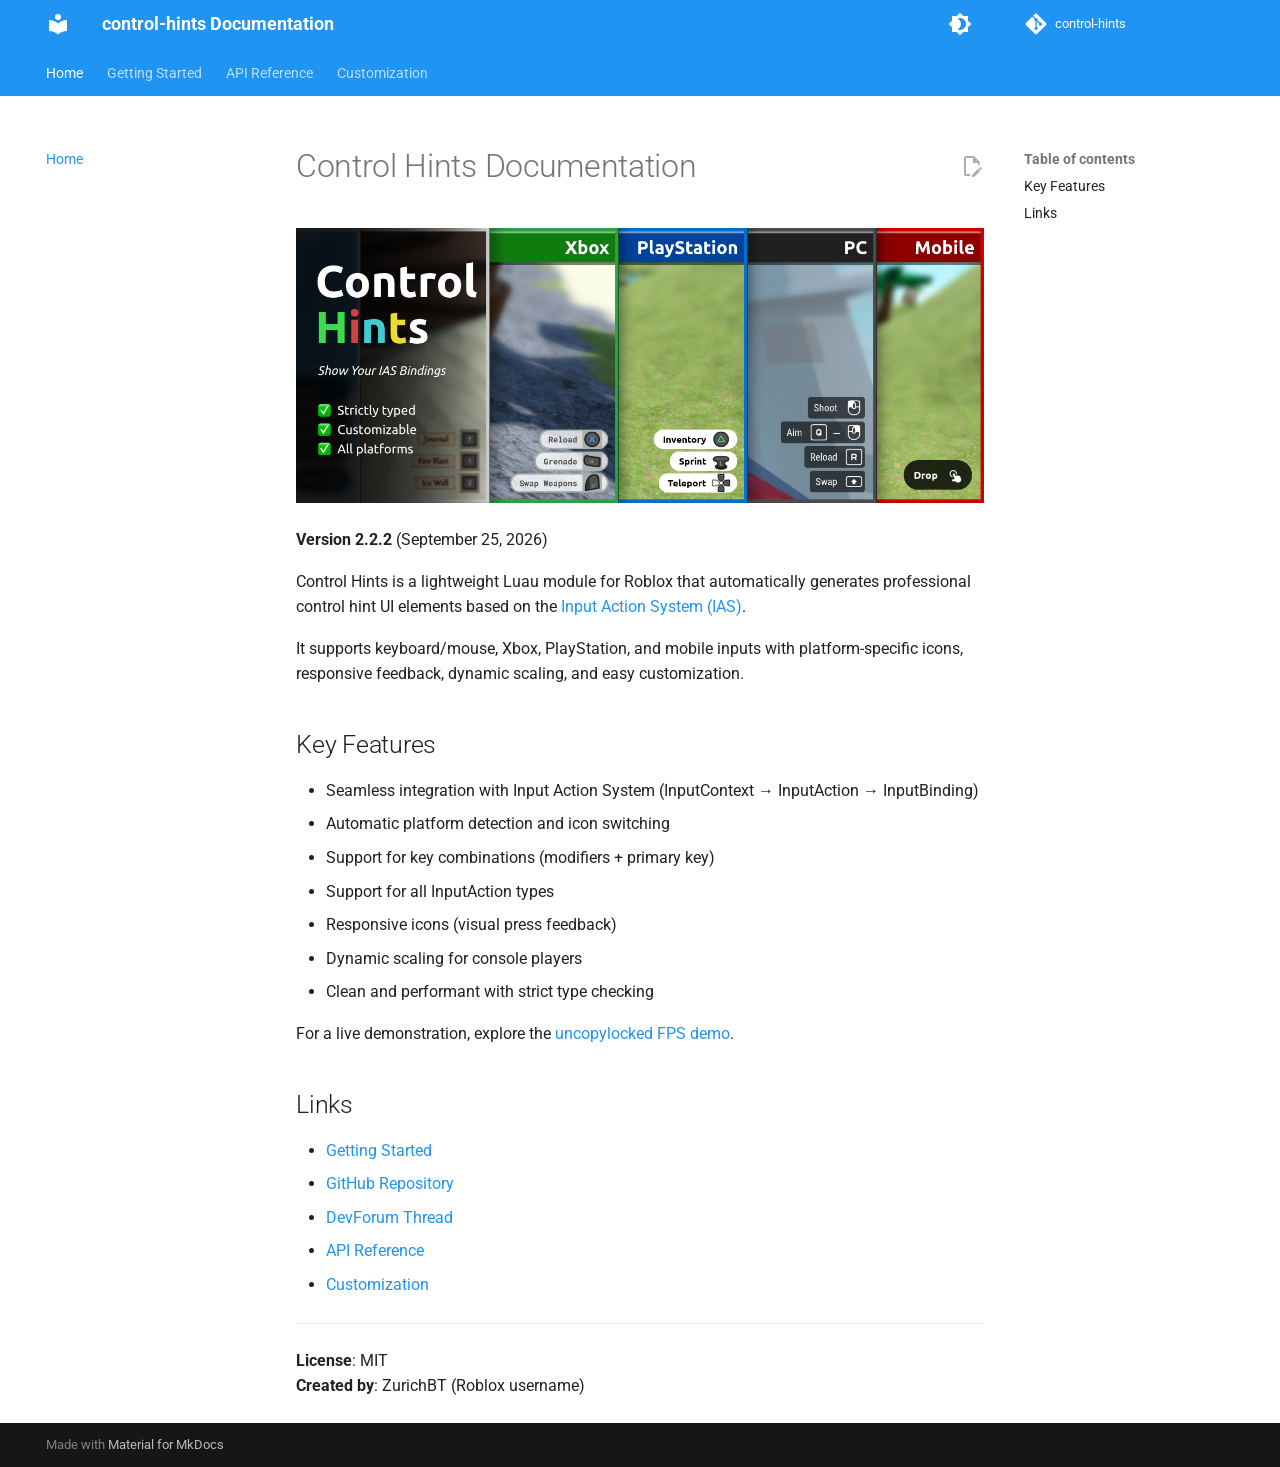
<file: index.html>
<!doctype html>
<html lang="en" class="no-js">
  <head>
    
      <meta charset="utf-8">
      <meta name="viewport" content="width=device-width,initial-scale=1">
      
        <meta name="description" content="A modern Luau module for simplified Roblox control hints with Input Action System integration">
      
      
        <meta name="author" content="btc7274">
      
      
        <link rel="canonical" href="https://btc7274.github.io/control-hints/">
      
      
      
        <link rel="next" href="getting-started/">
      
      
        
      
      
      <link rel="icon" href="assets/images/favicon.png">
      <meta name="generator" content="mkdocs-1.6.1, mkdocs-material-9.7.6">
    
    
      
        <title>control-hints Documentation</title>
      
    
    
      <link rel="stylesheet" href="assets/stylesheets/main.484c7ddc.min.css">
      
        
        <link rel="stylesheet" href="assets/stylesheets/palette.ab4e12ef.min.css">
      
      


    
    
      
    
    
      
        
        
        
        <link rel="stylesheet" href="assets/external/fonts.googleapis.com/css.49ea35f2.css">
        <style>:root{--md-text-font:"Roboto";--md-code-font:"Roboto Mono"}</style>
      
    
    
      <link rel="stylesheet" href="stylesheets/extra.css">
    
    <script>__md_scope=new URL(".",location),__md_hash=e=>[...e].reduce(((e,_)=>(e<<5)-e+_.charCodeAt(0)),0),__md_get=(e,_=localStorage,t=__md_scope)=>JSON.parse(_.getItem(t.pathname+"."+e)),__md_set=(e,_,t=localStorage,a=__md_scope)=>{try{t.setItem(a.pathname+"."+e,JSON.stringify(_))}catch(e){}}</script>
    
      

    
    
  </head>
  
  
    
    
      
    
    
    
    
    <body dir="ltr" data-md-color-scheme="default" data-md-color-primary="blue" data-md-color-accent="indigo">
  
    
    <input class="md-toggle" data-md-toggle="drawer" type="checkbox" id="__drawer" autocomplete="off">
    <input class="md-toggle" data-md-toggle="search" type="checkbox" id="__search" autocomplete="off">
    <label class="md-overlay" for="__drawer"></label>
    <div data-md-component="skip">
      
        
        <a href="#control-hints-documentation" class="md-skip">
          Skip to content
        </a>
      
    </div>
    <div data-md-component="announce">
      
    </div>
    
    
      

<header class="md-header" data-md-component="header">
  <nav class="md-header__inner md-grid" aria-label="Header">
    <a href="." title="control-hints Documentation" class="md-header__button md-logo" aria-label="control-hints Documentation" data-md-component="logo">
      
  
  <svg xmlns="http://www.w3.org/2000/svg" viewBox="0 0 24 24"><path d="M12 8a3 3 0 0 0 3-3 3 3 0 0 0-3-3 3 3 0 0 0-3 3 3 3 0 0 0 3 3m0 3.54C9.64 9.35 6.5 8 3 8v11c3.5 0 6.64 1.35 9 3.54 2.36-2.19 5.5-3.54 9-3.54V8c-3.5 0-6.64 1.35-9 3.54"/></svg>

    </a>
    <label class="md-header__button md-icon" for="__drawer">
      
      <svg xmlns="http://www.w3.org/2000/svg" viewBox="0 0 24 24"><path d="M3 6h18v2H3zm0 5h18v2H3zm0 5h18v2H3z"/></svg>
    </label>
    <div class="md-header__title" data-md-component="header-title">
      <div class="md-header__ellipsis">
        <div class="md-header__topic">
          <span class="md-ellipsis">
            control-hints Documentation
          </span>
        </div>
        <div class="md-header__topic" data-md-component="header-topic">
          <span class="md-ellipsis">
            
              Home
            
          </span>
        </div>
      </div>
    </div>
    
      
        <form class="md-header__option" data-md-component="palette">
  
    
    
    
    <input class="md-option" data-md-color-media="" data-md-color-scheme="default" data-md-color-primary="blue" data-md-color-accent="indigo"  aria-label="Switch to dark mode"  type="radio" name="__palette" id="__palette_0">
    
      <label class="md-header__button md-icon" title="Switch to dark mode" for="__palette_1" hidden>
        <svg xmlns="http://www.w3.org/2000/svg" viewBox="0 0 24 24"><path d="M12 18c-.89 0-1.74-.2-2.5-.55C11.56 16.5 13 14.42 13 12s-1.44-4.5-3.5-5.45C10.26 6.2 11.11 6 12 6a6 6 0 0 1 6 6 6 6 0 0 1-6 6m8-9.31V4h-4.69L12 .69 8.69 4H4v4.69L.69 12 4 15.31V20h4.69L12 23.31 15.31 20H20v-4.69L23.31 12z"/></svg>
      </label>
    
  
    
    
    
    <input class="md-option" data-md-color-media="" data-md-color-scheme="slate" data-md-color-primary="blue" data-md-color-accent="indigo"  aria-label="Switch to light mode"  type="radio" name="__palette" id="__palette_1">
    
      <label class="md-header__button md-icon" title="Switch to light mode" for="__palette_0" hidden>
        <svg xmlns="http://www.w3.org/2000/svg" viewBox="0 0 24 24"><path d="M12 8a4 4 0 0 0-4 4 4 4 0 0 0 4 4 4 4 0 0 0 4-4 4 4 0 0 0-4-4m0 10a6 6 0 0 1-6-6 6 6 0 0 1 6-6 6 6 0 0 1 6 6 6 6 0 0 1-6 6m8-9.31V4h-4.69L12 .69 8.69 4H4v4.69L.69 12 4 15.31V20h4.69L12 23.31 15.31 20H20v-4.69L23.31 12z"/></svg>
      </label>
    
  
</form>
      
    
    
      <script>var palette=__md_get("__palette");if(palette&&palette.color){if("(prefers-color-scheme)"===palette.color.media){var media=matchMedia("(prefers-color-scheme: light)"),input=document.querySelector(media.matches?"[data-md-color-media='(prefers-color-scheme: light)']":"[data-md-color-media='(prefers-color-scheme: dark)']");palette.color.media=input.getAttribute("data-md-color-media"),palette.color.scheme=input.getAttribute("data-md-color-scheme"),palette.color.primary=input.getAttribute("data-md-color-primary"),palette.color.accent=input.getAttribute("data-md-color-accent")}for(var[key,value]of Object.entries(palette.color))document.body.setAttribute("data-md-color-"+key,value)}</script>
    
    
    
    
      <div class="md-header__source">
        <a href="https://github.com/btc7274/control-hints" title="Go to repository" class="md-source" data-md-component="source" target="_blank" rel="noopener">
  <div class="md-source__icon md-icon">
    
    <svg xmlns="http://www.w3.org/2000/svg" viewBox="0 0 448 512"><!--! Font Awesome Free 7.1.0 by @fontawesome - https://fontawesome.com License - https://fontawesome.com/license/free (Icons: CC BY 4.0, Fonts: SIL OFL 1.1, Code: MIT License) Copyright 2025 Fonticons, Inc.--><path d="M439.6 236.1 244 40.5c-5.4-5.5-12.8-8.5-20.4-8.5s-15 3-20.4 8.4L162.5 81l51.5 51.5c27.1-9.1 52.7 16.8 43.4 43.7l49.7 49.7c34.2-11.8 61.2 31 35.5 56.7-26.5 26.5-70.2-2.9-56-37.3L240.3 199v121.9c25.3 12.5 22.3 41.8 9.1 55-6.4 6.4-15.2 10.1-24.3 10.1s-17.8-3.6-24.3-10.1c-17.6-17.6-11.1-46.9 11.2-56v-123c-20.8-8.5-24.6-30.7-18.6-45L142.6 101 8.5 235.1C3 240.6 0 247.9 0 255.5s3 15 8.5 20.4l195.6 195.7c5.4 5.4 12.7 8.4 20.4 8.4s15-3 20.4-8.4l194.7-194.7c5.4-5.4 8.4-12.8 8.4-20.4s-3-15-8.4-20.4"/></svg>
  </div>
  <div class="md-source__repository">
    control-hints
  </div>
</a>
      </div>
    
  </nav>
  
</header>
    
    <div class="md-container" data-md-component="container">
      
      
        
          
            
<nav class="md-tabs" aria-label="Tabs" data-md-component="tabs">
  <div class="md-grid">
    <ul class="md-tabs__list">
      
        
  
  
  
    
  
  
    <li class="md-tabs__item md-tabs__item--active">
      <a href="." class="md-tabs__link">
        
  
  
    
  
  Home

      </a>
    </li>
  

      
        
  
  
  
  
    <li class="md-tabs__item">
      <a href="getting-started/" class="md-tabs__link">
        
  
  
    
  
  Getting Started

      </a>
    </li>
  

      
        
  
  
  
  
    <li class="md-tabs__item">
      <a href="api-reference/" class="md-tabs__link">
        
  
  
    
  
  API Reference

      </a>
    </li>
  

      
        
  
  
  
  
    
    
      <li class="md-tabs__item">
        <a href="customization/" class="md-tabs__link">
          
  
  
  Customization

        </a>
      </li>
    
  

      
    </ul>
  </div>
</nav>
          
        
      
      <main class="md-main" data-md-component="main">
        <div class="md-main__inner md-grid">
          
            
              
              <div class="md-sidebar md-sidebar--primary" data-md-component="sidebar" data-md-type="navigation" >
                <div class="md-sidebar__scrollwrap">
                  <div class="md-sidebar__inner">
                    


  


<nav class="md-nav md-nav--primary md-nav--lifted" aria-label="Navigation" data-md-level="0">
  <label class="md-nav__title" for="__drawer">
    <a href="." title="control-hints Documentation" class="md-nav__button md-logo" aria-label="control-hints Documentation" data-md-component="logo">
      
  
  <svg xmlns="http://www.w3.org/2000/svg" viewBox="0 0 24 24"><path d="M12 8a3 3 0 0 0 3-3 3 3 0 0 0-3-3 3 3 0 0 0-3 3 3 3 0 0 0 3 3m0 3.54C9.64 9.35 6.5 8 3 8v11c3.5 0 6.64 1.35 9 3.54 2.36-2.19 5.5-3.54 9-3.54V8c-3.5 0-6.64 1.35-9 3.54"/></svg>

    </a>
    control-hints Documentation
  </label>
  
    <div class="md-nav__source">
      <a href="https://github.com/btc7274/control-hints" title="Go to repository" class="md-source" data-md-component="source" target="_blank" rel="noopener">
  <div class="md-source__icon md-icon">
    
    <svg xmlns="http://www.w3.org/2000/svg" viewBox="0 0 448 512"><!--! Font Awesome Free 7.1.0 by @fontawesome - https://fontawesome.com License - https://fontawesome.com/license/free (Icons: CC BY 4.0, Fonts: SIL OFL 1.1, Code: MIT License) Copyright 2025 Fonticons, Inc.--><path d="M439.6 236.1 244 40.5c-5.4-5.5-12.8-8.5-20.4-8.5s-15 3-20.4 8.4L162.5 81l51.5 51.5c27.1-9.1 52.7 16.8 43.4 43.7l49.7 49.7c34.2-11.8 61.2 31 35.5 56.7-26.5 26.5-70.2-2.9-56-37.3L240.3 199v121.9c25.3 12.5 22.3 41.8 9.1 55-6.4 6.4-15.2 10.1-24.3 10.1s-17.8-3.6-24.3-10.1c-17.6-17.6-11.1-46.9 11.2-56v-123c-20.8-8.5-24.6-30.7-18.6-45L142.6 101 8.5 235.1C3 240.6 0 247.9 0 255.5s3 15 8.5 20.4l195.6 195.7c5.4 5.4 12.7 8.4 20.4 8.4s15-3 20.4-8.4l194.7-194.7c5.4-5.4 8.4-12.8 8.4-20.4s-3-15-8.4-20.4"/></svg>
  </div>
  <div class="md-source__repository">
    control-hints
  </div>
</a>
    </div>
  
  <ul class="md-nav__list" data-md-scrollfix>
    
      
      
  
  
    
  
  
  
    <li class="md-nav__item md-nav__item--active">
      
      <input class="md-nav__toggle md-toggle" type="checkbox" id="__toc">
      
      
        
      
      
        <label class="md-nav__link md-nav__link--active" for="__toc">
          
  
  
  <span class="md-ellipsis">
    
  
    Home
  

    
  </span>
  
  

          <span class="md-nav__icon md-icon"></span>
        </label>
      
      <a href="." class="md-nav__link md-nav__link--active">
        
  
  
  <span class="md-ellipsis">
    
  
    Home
  

    
  </span>
  
  

      </a>
      
        

<nav class="md-nav md-nav--secondary" aria-label="Table of contents">
  
  
  
    
  
  
    <label class="md-nav__title" for="__toc">
      <span class="md-nav__icon md-icon"></span>
      Table of contents
    </label>
    <ul class="md-nav__list" data-md-component="toc" data-md-scrollfix>
      
        <li class="md-nav__item">
  <a href="#key-features" class="md-nav__link">
    <span class="md-ellipsis">
      
        Key Features
      
    </span>
  </a>
  
</li>
      
        <li class="md-nav__item">
  <a href="#links" class="md-nav__link">
    <span class="md-ellipsis">
      
        Links
      
    </span>
  </a>
  
</li>
      
    </ul>
  
</nav>
      
    </li>
  

    
      
      
  
  
  
  
    <li class="md-nav__item">
      <a href="getting-started/" class="md-nav__link">
        
  
  
  <span class="md-ellipsis">
    
  
    Getting Started
  

    
  </span>
  
  

      </a>
    </li>
  

    
      
      
  
  
  
  
    <li class="md-nav__item">
      <a href="api-reference/" class="md-nav__link">
        
  
  
  <span class="md-ellipsis">
    
  
    API Reference
  

    
  </span>
  
  

      </a>
    </li>
  

    
      
      
  
  
  
  
    
    
    
    
      
      
        
      
    
    
    <li class="md-nav__item md-nav__item--nested">
      
        
        
        <input class="md-nav__toggle md-toggle " type="checkbox" id="__nav_4" >
        
          
          <label class="md-nav__link" for="__nav_4" id="__nav_4_label" tabindex="0">
            
  
  
  <span class="md-ellipsis">
    
  
    Customization
  

    
  </span>
  
  

            <span class="md-nav__icon md-icon"></span>
          </label>
        
        <nav class="md-nav" data-md-level="1" aria-labelledby="__nav_4_label" aria-expanded="false">
          <label class="md-nav__title" for="__nav_4">
            <span class="md-nav__icon md-icon"></span>
            
  
    Customization
  

          </label>
          <ul class="md-nav__list" data-md-scrollfix>
            
              
                
  
  
  
  
    <li class="md-nav__item">
      <a href="customization/" class="md-nav__link">
        
  
  
  <span class="md-ellipsis">
    
  
    Overview
  

    
  </span>
  
  

      </a>
    </li>
  

              
            
              
                
  
  
  
  
    <li class="md-nav__item">
      <a href="customization/settings/" class="md-nav__link">
        
  
  
    <svg xmlns="http://www.w3.org/2000/svg" viewBox="0 0 24 24"><path d="M12 15.5A3.5 3.5 0 0 1 8.5 12 3.5 3.5 0 0 1 12 8.5a3.5 3.5 0 0 1 3.5 3.5 3.5 3.5 0 0 1-3.5 3.5m7.43-2.53c.04-.32.07-.64.07-.97s-.03-.66-.07-1l2.11-1.63c.19-.15.24-.42.12-.64l-2-3.46c-.12-.22-.39-.31-.61-.22l-2.49 1c-.52-.39-1.06-.73-1.69-.98l-.37-2.65A.506.506 0 0 0 14 2h-4c-.25 0-.46.18-.5.42l-.37 2.65c-.63.25-1.17.59-1.69.98l-2.49-1c-.22-.09-.49 0-.61.22l-2 3.46c-.13.22-.07.49.12.64L4.57 11c-.04.34-.07.67-.07 1s.03.65.07.97l-2.11 1.66c-.19.15-.25.42-.12.64l2 3.46c.12.22.39.3.61.22l2.49-1.01c.52.4 1.06.74 1.69.99l.37 2.65c.04.24.25.42.5.42h4c.25 0 .46-.18.5-.42l.37-2.65c.63-.26 1.17-.59 1.69-.99l2.49 1.01c.22.08.49 0 .61-.22l2-3.46c.12-.22.07-.49-.12-.64z"/></svg>
  
  <span class="md-ellipsis">
    
  
    Settings
  

    
  </span>
  
  

      </a>
    </li>
  

              
            
              
                
  
  
  
  
    <li class="md-nav__item">
      <a href="customization/icon-sets/" class="md-nav__link">
        
  
  
  <span class="md-ellipsis">
    
  
    Icon Sets
  

    
  </span>
  
  

      </a>
    </li>
  

              
            
              
                
  
  
  
  
    <li class="md-nav__item">
      <a href="customization/display-styles/" class="md-nav__link">
        
  
  
  <span class="md-ellipsis">
    
  
    Display Styles
  

    
  </span>
  
  

      </a>
    </li>
  

              
            
              
                
  
  
  
  
    <li class="md-nav__item">
      <a href="customization/attributes/" class="md-nav__link">
        
  
  
  <span class="md-ellipsis">
    
  
    Attributes
  

    
  </span>
  
  

      </a>
    </li>
  

              
            
              
                
  
  
  
  
    <li class="md-nav__item">
      <a href="customization/sorting/" class="md-nav__link">
        
  
  
  <span class="md-ellipsis">
    
  
    Sorting
  

    
  </span>
  
  

      </a>
    </li>
  

              
            
              
                
  
  
  
  
    <li class="md-nav__item">
      <a href="customization/device-mapping/" class="md-nav__link">
        
  
  
  <span class="md-ellipsis">
    
  
    Device Mapping
  

    
  </span>
  
  

      </a>
    </li>
  

              
            
              
                
  
  
  
  
    <li class="md-nav__item">
      <a href="customization/custom-ui-icons/" class="md-nav__link">
        
  
  
  <span class="md-ellipsis">
    
  
    Icons in Custom UI
  

    
  </span>
  
  

      </a>
    </li>
  

              
            
          </ul>
        </nav>
      
    </li>
  

    
  </ul>
</nav>
                  </div>
                </div>
              </div>
            
            
              
              <div class="md-sidebar md-sidebar--secondary" data-md-component="sidebar" data-md-type="toc" >
                <div class="md-sidebar__scrollwrap">
                  <div class="md-sidebar__inner">
                    

<nav class="md-nav md-nav--secondary" aria-label="Table of contents">
  
  
  
    
  
  
    <label class="md-nav__title" for="__toc">
      <span class="md-nav__icon md-icon"></span>
      Table of contents
    </label>
    <ul class="md-nav__list" data-md-component="toc" data-md-scrollfix>
      
        <li class="md-nav__item">
  <a href="#key-features" class="md-nav__link">
    <span class="md-ellipsis">
      
        Key Features
      
    </span>
  </a>
  
</li>
      
        <li class="md-nav__item">
  <a href="#links" class="md-nav__link">
    <span class="md-ellipsis">
      
        Links
      
    </span>
  </a>
  
</li>
      
    </ul>
  
</nav>
                  </div>
                </div>
              </div>
            
          
          
            <div class="md-content" data-md-component="content">
              
              <article class="md-content__inner md-typeset">
                
                  


  
    <a href="https://github.com/btc7274/control-hints/edit/main/docs/index.md" title="Edit this page" class="md-content__button md-icon" rel="edit noopener" target="_blank">
      
      <svg xmlns="http://www.w3.org/2000/svg" viewBox="0 0 24 24"><path d="M10 20H6V4h7v5h5v3.1l2-2V8l-6-6H6c-1.1 0-2 .9-2 2v16c0 1.1.9 2 2 2h4zm10.2-7c.1 0 .3.1.4.2l1.3 1.3c.2.2.2.6 0 .8l-1 1-2.1-2.1 1-1c.1-.1.2-.2.4-.2m0 3.9L14.1 23H12v-2.1l6.1-6.1z"/></svg>
    </a>
  
  


<h1 id="control-hints-documentation">Control Hints Documentation</h1>
<p><img alt="Control Hints thumbnail" src="images/thumbnail.jpg" /></p>
<p><strong>Version 2.2.2</strong> (September 25, 2026)</p>
<p>Control Hints is a lightweight Luau module for Roblox that automatically generates professional control hint UI elements based on the <a href="https://create.roblox.com/docs/input/input-action-system" target="_blank" rel="noopener">Input Action System (IAS)</a>.</p>
<p>It supports keyboard/mouse, Xbox, PlayStation, and mobile inputs with platform-specific icons, responsive feedback, dynamic scaling, and easy customization.</p>
<h2 id="key-features">Key Features</h2>
<ul>
<li>Seamless integration with Input Action System (InputContext → InputAction → InputBinding)</li>
<li>Automatic platform detection and icon switching</li>
<li>Support for key combinations (modifiers + primary key)</li>
<li>Support for all InputAction types</li>
<li>Responsive icons (visual press feedback)</li>
<li>Dynamic scaling for console players</li>
<li>Clean and performant with strict type checking</li>
</ul>
<p>For a live demonstration, explore the <a href="https://www.roblox.com/games/134115175730196/Control-Hints-FPS" target="_blank" rel="noopener">uncopylocked FPS demo</a>.</p>
<h2 id="links">Links</h2>
<ul>
<li><a href="getting-started/">Getting Started</a></li>
<li><a href="https://github.com/btc7274/control-hints" target="_blank" rel="noopener">GitHub Repository</a></li>
<li><a href="https://devforum.roblox.com/t/control-hints-show-your-ias-bindings-pc-xbox-playstation-mobile/3978604" target="_blank" rel="noopener">DevForum Thread</a></li>
<li><a href="api-reference/">API Reference</a></li>
<li><a href="customization/">Customization</a></li>
</ul>
<hr />
<p><strong>License</strong>: MIT<br />
<strong>Created by</strong>: ZurichBT (Roblox username)</p>












                
              </article>
            </div>
          
          
<script>var target=document.getElementById(location.hash.slice(1));target&&target.name&&(target.checked=target.name.startsWith("__tabbed_"))</script>
        </div>
        
          <button type="button" class="md-top md-icon" data-md-component="top" hidden>
  
  <svg xmlns="http://www.w3.org/2000/svg" viewBox="0 0 24 24"><path d="M13 20h-2V8l-5.5 5.5-1.42-1.42L12 4.16l7.92 7.92-1.42 1.42L13 8z"/></svg>
  Back to top
</button>
        
      </main>
      
        <footer class="md-footer">
  
  <div class="md-footer-meta md-typeset">
    <div class="md-footer-meta__inner md-grid">
      <div class="md-copyright">
  
  
    Made with
    <a href="https://squidfunk.github.io/mkdocs-material/" target="_blank" rel="noopener">
      Material for MkDocs
    </a>
  
</div>
      
    </div>
  </div>
</footer>
      
    </div>
    <div class="md-dialog" data-md-component="dialog">
      <div class="md-dialog__inner md-typeset"></div>
    </div>
    
    
    
      
      
      <script id="__config" type="application/json">{"annotate": null, "base": ".", "features": ["navigation.tabs", "navigation.sections", "navigation.top", "search.suggest", "search.share", "content.code.annotate", "content.code.copy", "content.action.edit", "content.tooltips"], "search": "assets/javascripts/workers/search.2c215733.min.js", "tags": null, "translations": {"clipboard.copied": "Copied to clipboard", "clipboard.copy": "Copy to clipboard", "search.result.more.one": "1 more on this page", "search.result.more.other": "# more on this page", "search.result.none": "No matching documents", "search.result.one": "1 matching document", "search.result.other": "# matching documents", "search.result.placeholder": "Type to start searching", "search.result.term.missing": "Missing", "select.version": "Select version"}, "version": null}</script>
    
    
      <script src="assets/javascripts/bundle.79ae519e.min.js"></script>
      
    
  </body>
</html>
</file>
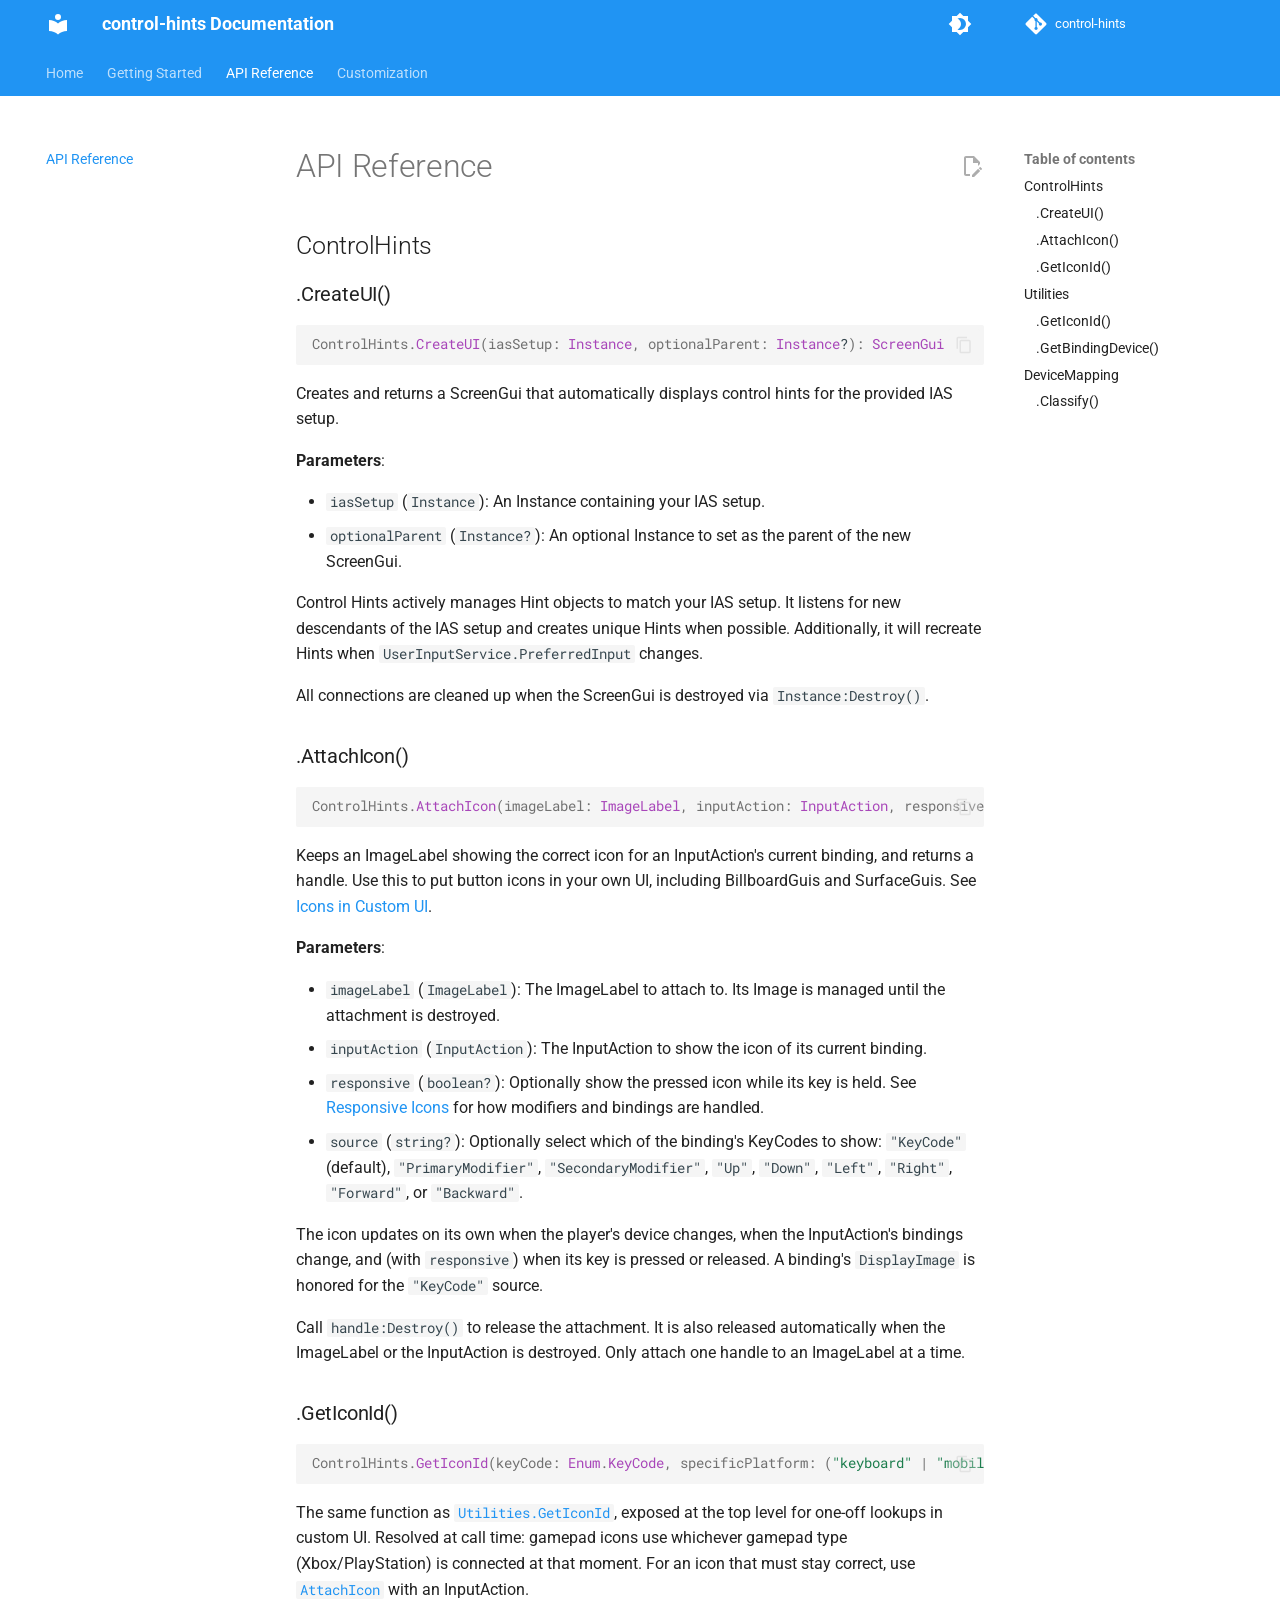
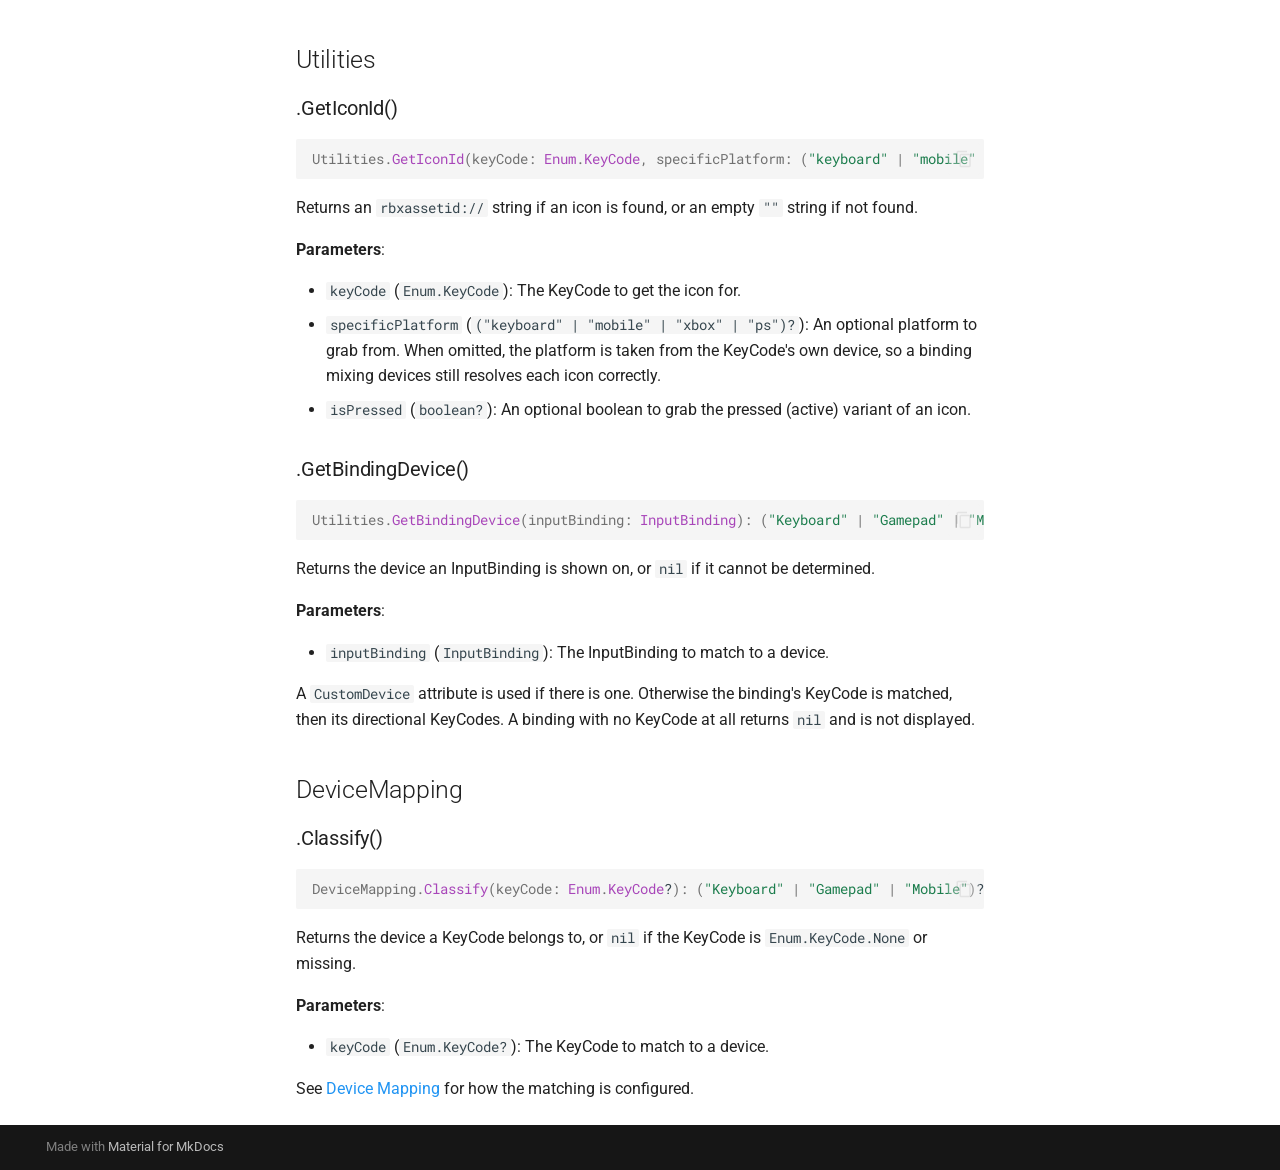
<file: api-reference/index.html>
<!doctype html>
<html lang="en" class="no-js">
  <head>
    
      <meta charset="utf-8">
      <meta name="viewport" content="width=device-width,initial-scale=1">
      
        <meta name="description" content="A modern Luau module for simplified Roblox control hints with Input Action System integration">
      
      
        <meta name="author" content="btc7274">
      
      
        <link rel="canonical" href="https://btc7274.github.io/control-hints/api-reference/">
      
      
        <link rel="prev" href="../getting-started/">
      
      
        <link rel="next" href="../customization/">
      
      
        
      
      
      <link rel="icon" href="../assets/images/favicon.png">
      <meta name="generator" content="mkdocs-1.6.1, mkdocs-material-9.7.6">
    
    
      
        <title>API Reference - control-hints Documentation</title>
      
    
    
      <link rel="stylesheet" href="../assets/stylesheets/main.484c7ddc.min.css">
      
        
        <link rel="stylesheet" href="../assets/stylesheets/palette.ab4e12ef.min.css">
      
      


    
    
      
    
    
      
        
        
        
        <link rel="stylesheet" href="../assets/external/fonts.googleapis.com/css.49ea35f2.css">
        <style>:root{--md-text-font:"Roboto";--md-code-font:"Roboto Mono"}</style>
      
    
    
      <link rel="stylesheet" href="../stylesheets/extra.css">
    
    <script>__md_scope=new URL("..",location),__md_hash=e=>[...e].reduce(((e,_)=>(e<<5)-e+_.charCodeAt(0)),0),__md_get=(e,_=localStorage,t=__md_scope)=>JSON.parse(_.getItem(t.pathname+"."+e)),__md_set=(e,_,t=localStorage,a=__md_scope)=>{try{t.setItem(a.pathname+"."+e,JSON.stringify(_))}catch(e){}}</script>
    
      

    
    
  </head>
  
  
    
    
      
    
    
    
    
    <body dir="ltr" data-md-color-scheme="default" data-md-color-primary="blue" data-md-color-accent="indigo">
  
    
    <input class="md-toggle" data-md-toggle="drawer" type="checkbox" id="__drawer" autocomplete="off">
    <input class="md-toggle" data-md-toggle="search" type="checkbox" id="__search" autocomplete="off">
    <label class="md-overlay" for="__drawer"></label>
    <div data-md-component="skip">
      
        
        <a href="#api-reference" class="md-skip">
          Skip to content
        </a>
      
    </div>
    <div data-md-component="announce">
      
    </div>
    
    
      

<header class="md-header" data-md-component="header">
  <nav class="md-header__inner md-grid" aria-label="Header">
    <a href=".." title="control-hints Documentation" class="md-header__button md-logo" aria-label="control-hints Documentation" data-md-component="logo">
      
  
  <svg xmlns="http://www.w3.org/2000/svg" viewBox="0 0 24 24"><path d="M12 8a3 3 0 0 0 3-3 3 3 0 0 0-3-3 3 3 0 0 0-3 3 3 3 0 0 0 3 3m0 3.54C9.64 9.35 6.5 8 3 8v11c3.5 0 6.64 1.35 9 3.54 2.36-2.19 5.5-3.54 9-3.54V8c-3.5 0-6.64 1.35-9 3.54"/></svg>

    </a>
    <label class="md-header__button md-icon" for="__drawer">
      
      <svg xmlns="http://www.w3.org/2000/svg" viewBox="0 0 24 24"><path d="M3 6h18v2H3zm0 5h18v2H3zm0 5h18v2H3z"/></svg>
    </label>
    <div class="md-header__title" data-md-component="header-title">
      <div class="md-header__ellipsis">
        <div class="md-header__topic">
          <span class="md-ellipsis">
            control-hints Documentation
          </span>
        </div>
        <div class="md-header__topic" data-md-component="header-topic">
          <span class="md-ellipsis">
            
              API Reference
            
          </span>
        </div>
      </div>
    </div>
    
      
        <form class="md-header__option" data-md-component="palette">
  
    
    
    
    <input class="md-option" data-md-color-media="" data-md-color-scheme="default" data-md-color-primary="blue" data-md-color-accent="indigo"  aria-label="Switch to dark mode"  type="radio" name="__palette" id="__palette_0">
    
      <label class="md-header__button md-icon" title="Switch to dark mode" for="__palette_1" hidden>
        <svg xmlns="http://www.w3.org/2000/svg" viewBox="0 0 24 24"><path d="M12 18c-.89 0-1.74-.2-2.5-.55C11.56 16.5 13 14.42 13 12s-1.44-4.5-3.5-5.45C10.26 6.2 11.11 6 12 6a6 6 0 0 1 6 6 6 6 0 0 1-6 6m8-9.31V4h-4.69L12 .69 8.69 4H4v4.69L.69 12 4 15.31V20h4.69L12 23.31 15.31 20H20v-4.69L23.31 12z"/></svg>
      </label>
    
  
    
    
    
    <input class="md-option" data-md-color-media="" data-md-color-scheme="slate" data-md-color-primary="blue" data-md-color-accent="indigo"  aria-label="Switch to light mode"  type="radio" name="__palette" id="__palette_1">
    
      <label class="md-header__button md-icon" title="Switch to light mode" for="__palette_0" hidden>
        <svg xmlns="http://www.w3.org/2000/svg" viewBox="0 0 24 24"><path d="M12 8a4 4 0 0 0-4 4 4 4 0 0 0 4 4 4 4 0 0 0 4-4 4 4 0 0 0-4-4m0 10a6 6 0 0 1-6-6 6 6 0 0 1 6-6 6 6 0 0 1 6 6 6 6 0 0 1-6 6m8-9.31V4h-4.69L12 .69 8.69 4H4v4.69L.69 12 4 15.31V20h4.69L12 23.31 15.31 20H20v-4.69L23.31 12z"/></svg>
      </label>
    
  
</form>
      
    
    
      <script>var palette=__md_get("__palette");if(palette&&palette.color){if("(prefers-color-scheme)"===palette.color.media){var media=matchMedia("(prefers-color-scheme: light)"),input=document.querySelector(media.matches?"[data-md-color-media='(prefers-color-scheme: light)']":"[data-md-color-media='(prefers-color-scheme: dark)']");palette.color.media=input.getAttribute("data-md-color-media"),palette.color.scheme=input.getAttribute("data-md-color-scheme"),palette.color.primary=input.getAttribute("data-md-color-primary"),palette.color.accent=input.getAttribute("data-md-color-accent")}for(var[key,value]of Object.entries(palette.color))document.body.setAttribute("data-md-color-"+key,value)}</script>
    
    
    
    
      <div class="md-header__source">
        <a href="https://github.com/btc7274/control-hints" title="Go to repository" class="md-source" data-md-component="source" target="_blank" rel="noopener">
  <div class="md-source__icon md-icon">
    
    <svg xmlns="http://www.w3.org/2000/svg" viewBox="0 0 448 512"><!--! Font Awesome Free 7.1.0 by @fontawesome - https://fontawesome.com License - https://fontawesome.com/license/free (Icons: CC BY 4.0, Fonts: SIL OFL 1.1, Code: MIT License) Copyright 2025 Fonticons, Inc.--><path d="M439.6 236.1 244 40.5c-5.4-5.5-12.8-8.5-20.4-8.5s-15 3-20.4 8.4L162.5 81l51.5 51.5c27.1-9.1 52.7 16.8 43.4 43.7l49.7 49.7c34.2-11.8 61.2 31 35.5 56.7-26.5 26.5-70.2-2.9-56-37.3L240.3 199v121.9c25.3 12.5 22.3 41.8 9.1 55-6.4 6.4-15.2 10.1-24.3 10.1s-17.8-3.6-24.3-10.1c-17.6-17.6-11.1-46.9 11.2-56v-123c-20.8-8.5-24.6-30.7-18.6-45L142.6 101 8.5 235.1C3 240.6 0 247.9 0 255.5s3 15 8.5 20.4l195.6 195.7c5.4 5.4 12.7 8.4 20.4 8.4s15-3 20.4-8.4l194.7-194.7c5.4-5.4 8.4-12.8 8.4-20.4s-3-15-8.4-20.4"/></svg>
  </div>
  <div class="md-source__repository">
    control-hints
  </div>
</a>
      </div>
    
  </nav>
  
</header>
    
    <div class="md-container" data-md-component="container">
      
      
        
          
            
<nav class="md-tabs" aria-label="Tabs" data-md-component="tabs">
  <div class="md-grid">
    <ul class="md-tabs__list">
      
        
  
  
  
  
    <li class="md-tabs__item">
      <a href=".." class="md-tabs__link">
        
  
  
    
  
  Home

      </a>
    </li>
  

      
        
  
  
  
  
    <li class="md-tabs__item">
      <a href="../getting-started/" class="md-tabs__link">
        
  
  
    
  
  Getting Started

      </a>
    </li>
  

      
        
  
  
  
    
  
  
    <li class="md-tabs__item md-tabs__item--active">
      <a href="./" class="md-tabs__link">
        
  
  
    
  
  API Reference

      </a>
    </li>
  

      
        
  
  
  
  
    
    
      <li class="md-tabs__item">
        <a href="../customization/" class="md-tabs__link">
          
  
  
  Customization

        </a>
      </li>
    
  

      
    </ul>
  </div>
</nav>
          
        
      
      <main class="md-main" data-md-component="main">
        <div class="md-main__inner md-grid">
          
            
              
              <div class="md-sidebar md-sidebar--primary" data-md-component="sidebar" data-md-type="navigation" >
                <div class="md-sidebar__scrollwrap">
                  <div class="md-sidebar__inner">
                    


  


<nav class="md-nav md-nav--primary md-nav--lifted" aria-label="Navigation" data-md-level="0">
  <label class="md-nav__title" for="__drawer">
    <a href=".." title="control-hints Documentation" class="md-nav__button md-logo" aria-label="control-hints Documentation" data-md-component="logo">
      
  
  <svg xmlns="http://www.w3.org/2000/svg" viewBox="0 0 24 24"><path d="M12 8a3 3 0 0 0 3-3 3 3 0 0 0-3-3 3 3 0 0 0-3 3 3 3 0 0 0 3 3m0 3.54C9.64 9.35 6.5 8 3 8v11c3.5 0 6.64 1.35 9 3.54 2.36-2.19 5.5-3.54 9-3.54V8c-3.5 0-6.64 1.35-9 3.54"/></svg>

    </a>
    control-hints Documentation
  </label>
  
    <div class="md-nav__source">
      <a href="https://github.com/btc7274/control-hints" title="Go to repository" class="md-source" data-md-component="source" target="_blank" rel="noopener">
  <div class="md-source__icon md-icon">
    
    <svg xmlns="http://www.w3.org/2000/svg" viewBox="0 0 448 512"><!--! Font Awesome Free 7.1.0 by @fontawesome - https://fontawesome.com License - https://fontawesome.com/license/free (Icons: CC BY 4.0, Fonts: SIL OFL 1.1, Code: MIT License) Copyright 2025 Fonticons, Inc.--><path d="M439.6 236.1 244 40.5c-5.4-5.5-12.8-8.5-20.4-8.5s-15 3-20.4 8.4L162.5 81l51.5 51.5c27.1-9.1 52.7 16.8 43.4 43.7l49.7 49.7c34.2-11.8 61.2 31 35.5 56.7-26.5 26.5-70.2-2.9-56-37.3L240.3 199v121.9c25.3 12.5 22.3 41.8 9.1 55-6.4 6.4-15.2 10.1-24.3 10.1s-17.8-3.6-24.3-10.1c-17.6-17.6-11.1-46.9 11.2-56v-123c-20.8-8.5-24.6-30.7-18.6-45L142.6 101 8.5 235.1C3 240.6 0 247.9 0 255.5s3 15 8.5 20.4l195.6 195.7c5.4 5.4 12.7 8.4 20.4 8.4s15-3 20.4-8.4l194.7-194.7c5.4-5.4 8.4-12.8 8.4-20.4s-3-15-8.4-20.4"/></svg>
  </div>
  <div class="md-source__repository">
    control-hints
  </div>
</a>
    </div>
  
  <ul class="md-nav__list" data-md-scrollfix>
    
      
      
  
  
  
  
    <li class="md-nav__item">
      <a href=".." class="md-nav__link">
        
  
  
  <span class="md-ellipsis">
    
  
    Home
  

    
  </span>
  
  

      </a>
    </li>
  

    
      
      
  
  
  
  
    <li class="md-nav__item">
      <a href="../getting-started/" class="md-nav__link">
        
  
  
  <span class="md-ellipsis">
    
  
    Getting Started
  

    
  </span>
  
  

      </a>
    </li>
  

    
      
      
  
  
    
  
  
  
    <li class="md-nav__item md-nav__item--active">
      
      <input class="md-nav__toggle md-toggle" type="checkbox" id="__toc">
      
      
        
      
      
        <label class="md-nav__link md-nav__link--active" for="__toc">
          
  
  
  <span class="md-ellipsis">
    
  
    API Reference
  

    
  </span>
  
  

          <span class="md-nav__icon md-icon"></span>
        </label>
      
      <a href="./" class="md-nav__link md-nav__link--active">
        
  
  
  <span class="md-ellipsis">
    
  
    API Reference
  

    
  </span>
  
  

      </a>
      
        

<nav class="md-nav md-nav--secondary" aria-label="Table of contents">
  
  
  
    
  
  
    <label class="md-nav__title" for="__toc">
      <span class="md-nav__icon md-icon"></span>
      Table of contents
    </label>
    <ul class="md-nav__list" data-md-component="toc" data-md-scrollfix>
      
        <li class="md-nav__item">
  <a href="#controlhints" class="md-nav__link">
    <span class="md-ellipsis">
      
        ControlHints
      
    </span>
  </a>
  
    <nav class="md-nav" aria-label="ControlHints">
      <ul class="md-nav__list">
        
          <li class="md-nav__item">
  <a href="#createui" class="md-nav__link">
    <span class="md-ellipsis">
      
        .CreateUI()
      
    </span>
  </a>
  
</li>
        
          <li class="md-nav__item">
  <a href="#attachicon" class="md-nav__link">
    <span class="md-ellipsis">
      
        .AttachIcon()
      
    </span>
  </a>
  
</li>
        
          <li class="md-nav__item">
  <a href="#geticonid" class="md-nav__link">
    <span class="md-ellipsis">
      
        .GetIconId()
      
    </span>
  </a>
  
</li>
        
      </ul>
    </nav>
  
</li>
      
        <li class="md-nav__item">
  <a href="#utilities" class="md-nav__link">
    <span class="md-ellipsis">
      
        Utilities
      
    </span>
  </a>
  
    <nav class="md-nav" aria-label="Utilities">
      <ul class="md-nav__list">
        
          <li class="md-nav__item">
  <a href="#geticonid_1" class="md-nav__link">
    <span class="md-ellipsis">
      
        .GetIconId()
      
    </span>
  </a>
  
</li>
        
          <li class="md-nav__item">
  <a href="#getbindingdevice" class="md-nav__link">
    <span class="md-ellipsis">
      
        .GetBindingDevice()
      
    </span>
  </a>
  
</li>
        
      </ul>
    </nav>
  
</li>
      
        <li class="md-nav__item">
  <a href="#devicemapping" class="md-nav__link">
    <span class="md-ellipsis">
      
        DeviceMapping
      
    </span>
  </a>
  
    <nav class="md-nav" aria-label="DeviceMapping">
      <ul class="md-nav__list">
        
          <li class="md-nav__item">
  <a href="#classify" class="md-nav__link">
    <span class="md-ellipsis">
      
        .Classify()
      
    </span>
  </a>
  
</li>
        
      </ul>
    </nav>
  
</li>
      
    </ul>
  
</nav>
      
    </li>
  

    
      
      
  
  
  
  
    
    
    
    
      
      
        
      
    
    
    <li class="md-nav__item md-nav__item--nested">
      
        
        
        <input class="md-nav__toggle md-toggle " type="checkbox" id="__nav_4" >
        
          
          <label class="md-nav__link" for="__nav_4" id="__nav_4_label" tabindex="0">
            
  
  
  <span class="md-ellipsis">
    
  
    Customization
  

    
  </span>
  
  

            <span class="md-nav__icon md-icon"></span>
          </label>
        
        <nav class="md-nav" data-md-level="1" aria-labelledby="__nav_4_label" aria-expanded="false">
          <label class="md-nav__title" for="__nav_4">
            <span class="md-nav__icon md-icon"></span>
            
  
    Customization
  

          </label>
          <ul class="md-nav__list" data-md-scrollfix>
            
              
                
  
  
  
  
    <li class="md-nav__item">
      <a href="../customization/" class="md-nav__link">
        
  
  
  <span class="md-ellipsis">
    
  
    Overview
  

    
  </span>
  
  

      </a>
    </li>
  

              
            
              
                
  
  
  
  
    <li class="md-nav__item">
      <a href="../customization/settings/" class="md-nav__link">
        
  
  
    <svg xmlns="http://www.w3.org/2000/svg" viewBox="0 0 24 24"><path d="M12 15.5A3.5 3.5 0 0 1 8.5 12 3.5 3.5 0 0 1 12 8.5a3.5 3.5 0 0 1 3.5 3.5 3.5 3.5 0 0 1-3.5 3.5m7.43-2.53c.04-.32.07-.64.07-.97s-.03-.66-.07-1l2.11-1.63c.19-.15.24-.42.12-.64l-2-3.46c-.12-.22-.39-.31-.61-.22l-2.49 1c-.52-.39-1.06-.73-1.69-.98l-.37-2.65A.506.506 0 0 0 14 2h-4c-.25 0-.46.18-.5.42l-.37 2.65c-.63.25-1.17.59-1.69.98l-2.49-1c-.22-.09-.49 0-.61.22l-2 3.46c-.13.22-.07.49.12.64L4.57 11c-.04.34-.07.67-.07 1s.03.65.07.97l-2.11 1.66c-.19.15-.25.42-.12.64l2 3.46c.12.22.39.3.61.22l2.49-1.01c.52.4 1.06.74 1.69.99l.37 2.65c.04.24.25.42.5.42h4c.25 0 .46-.18.5-.42l.37-2.65c.63-.26 1.17-.59 1.69-.99l2.49 1.01c.22.08.49 0 .61-.22l2-3.46c.12-.22.07-.49-.12-.64z"/></svg>
  
  <span class="md-ellipsis">
    
  
    Settings
  

    
  </span>
  
  

      </a>
    </li>
  

              
            
              
                
  
  
  
  
    <li class="md-nav__item">
      <a href="../customization/icon-sets/" class="md-nav__link">
        
  
  
  <span class="md-ellipsis">
    
  
    Icon Sets
  

    
  </span>
  
  

      </a>
    </li>
  

              
            
              
                
  
  
  
  
    <li class="md-nav__item">
      <a href="../customization/display-styles/" class="md-nav__link">
        
  
  
  <span class="md-ellipsis">
    
  
    Display Styles
  

    
  </span>
  
  

      </a>
    </li>
  

              
            
              
                
  
  
  
  
    <li class="md-nav__item">
      <a href="../customization/attributes/" class="md-nav__link">
        
  
  
  <span class="md-ellipsis">
    
  
    Attributes
  

    
  </span>
  
  

      </a>
    </li>
  

              
            
              
                
  
  
  
  
    <li class="md-nav__item">
      <a href="../customization/sorting/" class="md-nav__link">
        
  
  
  <span class="md-ellipsis">
    
  
    Sorting
  

    
  </span>
  
  

      </a>
    </li>
  

              
            
              
                
  
  
  
  
    <li class="md-nav__item">
      <a href="../customization/device-mapping/" class="md-nav__link">
        
  
  
  <span class="md-ellipsis">
    
  
    Device Mapping
  

    
  </span>
  
  

      </a>
    </li>
  

              
            
              
                
  
  
  
  
    <li class="md-nav__item">
      <a href="../customization/custom-ui-icons/" class="md-nav__link">
        
  
  
  <span class="md-ellipsis">
    
  
    Icons in Custom UI
  

    
  </span>
  
  

      </a>
    </li>
  

              
            
          </ul>
        </nav>
      
    </li>
  

    
  </ul>
</nav>
                  </div>
                </div>
              </div>
            
            
              
              <div class="md-sidebar md-sidebar--secondary" data-md-component="sidebar" data-md-type="toc" >
                <div class="md-sidebar__scrollwrap">
                  <div class="md-sidebar__inner">
                    

<nav class="md-nav md-nav--secondary" aria-label="Table of contents">
  
  
  
    
  
  
    <label class="md-nav__title" for="__toc">
      <span class="md-nav__icon md-icon"></span>
      Table of contents
    </label>
    <ul class="md-nav__list" data-md-component="toc" data-md-scrollfix>
      
        <li class="md-nav__item">
  <a href="#controlhints" class="md-nav__link">
    <span class="md-ellipsis">
      
        ControlHints
      
    </span>
  </a>
  
    <nav class="md-nav" aria-label="ControlHints">
      <ul class="md-nav__list">
        
          <li class="md-nav__item">
  <a href="#createui" class="md-nav__link">
    <span class="md-ellipsis">
      
        .CreateUI()
      
    </span>
  </a>
  
</li>
        
          <li class="md-nav__item">
  <a href="#attachicon" class="md-nav__link">
    <span class="md-ellipsis">
      
        .AttachIcon()
      
    </span>
  </a>
  
</li>
        
          <li class="md-nav__item">
  <a href="#geticonid" class="md-nav__link">
    <span class="md-ellipsis">
      
        .GetIconId()
      
    </span>
  </a>
  
</li>
        
      </ul>
    </nav>
  
</li>
      
        <li class="md-nav__item">
  <a href="#utilities" class="md-nav__link">
    <span class="md-ellipsis">
      
        Utilities
      
    </span>
  </a>
  
    <nav class="md-nav" aria-label="Utilities">
      <ul class="md-nav__list">
        
          <li class="md-nav__item">
  <a href="#geticonid_1" class="md-nav__link">
    <span class="md-ellipsis">
      
        .GetIconId()
      
    </span>
  </a>
  
</li>
        
          <li class="md-nav__item">
  <a href="#getbindingdevice" class="md-nav__link">
    <span class="md-ellipsis">
      
        .GetBindingDevice()
      
    </span>
  </a>
  
</li>
        
      </ul>
    </nav>
  
</li>
      
        <li class="md-nav__item">
  <a href="#devicemapping" class="md-nav__link">
    <span class="md-ellipsis">
      
        DeviceMapping
      
    </span>
  </a>
  
    <nav class="md-nav" aria-label="DeviceMapping">
      <ul class="md-nav__list">
        
          <li class="md-nav__item">
  <a href="#classify" class="md-nav__link">
    <span class="md-ellipsis">
      
        .Classify()
      
    </span>
  </a>
  
</li>
        
      </ul>
    </nav>
  
</li>
      
    </ul>
  
</nav>
                  </div>
                </div>
              </div>
            
          
          
            <div class="md-content" data-md-component="content">
              
              <article class="md-content__inner md-typeset">
                
                  


  
    <a href="https://github.com/btc7274/control-hints/edit/main/docs/api-reference.md" title="Edit this page" class="md-content__button md-icon" rel="edit noopener" target="_blank">
      
      <svg xmlns="http://www.w3.org/2000/svg" viewBox="0 0 24 24"><path d="M10 20H6V4h7v5h5v3.1l2-2V8l-6-6H6c-1.1 0-2 .9-2 2v16c0 1.1.9 2 2 2h4zm10.2-7c.1 0 .3.1.4.2l1.3 1.3c.2.2.2.6 0 .8l-1 1-2.1-2.1 1-1c.1-.1.2-.2.4-.2m0 3.9L14.1 23H12v-2.1l6.1-6.1z"/></svg>
    </a>
  
  


<h1 id="api-reference">API Reference</h1>
<h2 id="controlhints">ControlHints</h2>
<h3 id="createui">.CreateUI()</h3>
<div class="highlight"><pre><span></span><code><span id="__span-0-1"><a id="__codelineno-0-1" name="__codelineno-0-1" href="#__codelineno-0-1"></a><span class="nv">ControlHints</span><span class="p">.</span><span class="nf">CreateUI</span><span class="p">(</span><span class="nv">iasSetup</span><span class="p">:</span><span class="w"> </span><span class="nc">Instance</span><span class="p">,</span><span class="w"> </span><span class="nv">optionalParent</span><span class="p">:</span><span class="w"> </span><span class="nc">Instance</span><span class="err">?</span><span class="p">):</span><span class="w"> </span><span class="nc">ScreenGui</span>
</span></code></pre></div>
<p>Creates and returns a ScreenGui that automatically displays control hints for the provided IAS setup.</p>
<p><strong>Parameters</strong>:</p>
<ul>
<li><code>iasSetup</code> (<code>Instance</code>): An Instance containing your IAS setup.</li>
<li><code>optionalParent</code> (<code>Instance?</code>): An optional Instance to set as the parent of the new ScreenGui.</li>
</ul>
<p>Control Hints actively manages Hint objects to match your IAS setup. It listens for new descendants of the IAS setup and creates unique Hints when possible. Additionally, it will recreate Hints when <code>UserInputService.PreferredInput</code> changes.</p>
<p>All connections are cleaned up when the ScreenGui is destroyed via <code>Instance:Destroy()</code>.</p>
<h3 id="attachicon">.AttachIcon()</h3>
<div class="highlight"><pre><span></span><code><span id="__span-1-1"><a id="__codelineno-1-1" name="__codelineno-1-1" href="#__codelineno-1-1"></a><span class="nv">ControlHints</span><span class="p">.</span><span class="nf">AttachIcon</span><span class="p">(</span><span class="nv">imageLabel</span><span class="p">:</span><span class="w"> </span><span class="nc">ImageLabel</span><span class="p">,</span><span class="w"> </span><span class="nv">inputAction</span><span class="p">:</span><span class="w"> </span><span class="nc">InputAction</span><span class="p">,</span><span class="w"> </span><span class="nv">responsive</span><span class="p">:</span><span class="w"> </span><span class="nc">boolean</span><span class="err">?</span><span class="p">,</span><span class="w"> </span><span class="nv">source</span><span class="p">:</span><span class="w"> </span><span class="nc">string</span><span class="err">?</span><span class="p">)</span>
</span></code></pre></div>
<p>Keeps an ImageLabel showing the correct icon for an InputAction's current binding, and returns a handle. Use this to put button icons in your own UI, including BillboardGuis and SurfaceGuis. See <a href="../customization/custom-ui-icons/">Icons in Custom UI</a>.</p>
<p><strong>Parameters</strong>:</p>
<ul>
<li><code>imageLabel</code> (<code>ImageLabel</code>): The ImageLabel to attach to. Its Image is managed until the attachment is destroyed.</li>
<li><code>inputAction</code> (<code>InputAction</code>): The InputAction to show the icon of its current binding.</li>
<li><code>responsive</code> (<code>boolean?</code>): Optionally show the pressed icon while its key is held. See <a href="../customization/icon-sets/#responsive-icons">Responsive Icons</a> for how modifiers and bindings are handled.</li>
<li><code>source</code> (<code>string?</code>): Optionally select which of the binding's KeyCodes to show: <code>"KeyCode"</code> (default), <code>"PrimaryModifier"</code>, <code>"SecondaryModifier"</code>, <code>"Up"</code>, <code>"Down"</code>, <code>"Left"</code>, <code>"Right"</code>, <code>"Forward"</code>, or <code>"Backward"</code>.</li>
</ul>
<p>The icon updates on its own when the player's device changes, when the InputAction's bindings change, and (with <code>responsive</code>) when its key is pressed or released. A binding's <code>DisplayImage</code> is honored for the <code>"KeyCode"</code> source.</p>
<p>Call <code>handle:Destroy()</code> to release the attachment. It is also released automatically when the ImageLabel or the InputAction is destroyed. Only attach one handle to an ImageLabel at a time.</p>
<h3 id="geticonid">.GetIconId()</h3>
<div class="highlight"><pre><span></span><code><span id="__span-2-1"><a id="__codelineno-2-1" name="__codelineno-2-1" href="#__codelineno-2-1"></a><span class="nv">ControlHints</span><span class="p">.</span><span class="nf">GetIconId</span><span class="p">(</span><span class="nv">keyCode</span><span class="p">:</span><span class="w"> </span><span class="nc">Enum</span><span class="p">.</span><span class="nc">KeyCode</span><span class="p">,</span><span class="w"> </span><span class="nv">specificPlatform</span><span class="p">:</span><span class="w"> </span><span class="p">(</span><span class="s2">"keyboard"</span><span class="w"> </span><span class="p">|</span><span class="w"> </span><span class="s2">"mobile"</span><span class="w"> </span><span class="p">|</span><span class="w"> </span><span class="s2">"xbox"</span><span class="w"> </span><span class="p">|</span><span class="w"> </span><span class="s2">"ps"</span><span class="p">)</span><span class="err">?</span><span class="p">,</span><span class="w"> </span><span class="nv">isPressed</span><span class="p">:</span><span class="w"> </span><span class="nc">boolean</span><span class="err">?</span><span class="p">):</span><span class="w"> </span><span class="nc">string</span>
</span></code></pre></div>
<p>The same function as <a href="#geticonid_1"><code>Utilities.GetIconId</code></a>, exposed at the top level for one-off lookups in custom UI. Resolved at call time: gamepad icons use whichever gamepad type (Xbox/PlayStation) is connected at that moment. For an icon that must stay correct, use <a href="#attachicon"><code>AttachIcon</code></a> with an InputAction.</p>
<h2 id="utilities">Utilities</h2>
<h3 id="geticonid_1">.GetIconId()</h3>
<div class="highlight"><pre><span></span><code><span id="__span-3-1"><a id="__codelineno-3-1" name="__codelineno-3-1" href="#__codelineno-3-1"></a><span class="nv">Utilities</span><span class="p">.</span><span class="nf">GetIconId</span><span class="p">(</span><span class="nv">keyCode</span><span class="p">:</span><span class="w"> </span><span class="nc">Enum</span><span class="p">.</span><span class="nc">KeyCode</span><span class="p">,</span><span class="w"> </span><span class="nv">specificPlatform</span><span class="p">:</span><span class="w"> </span><span class="p">(</span><span class="s2">"keyboard"</span><span class="w"> </span><span class="p">|</span><span class="w"> </span><span class="s2">"mobile"</span><span class="w"> </span><span class="p">|</span><span class="w"> </span><span class="s2">"xbox"</span><span class="w"> </span><span class="p">|</span><span class="w"> </span><span class="s2">"ps"</span><span class="p">)</span><span class="err">?</span><span class="p">,</span><span class="w"> </span><span class="nv">isPressed</span><span class="p">:</span><span class="w"> </span><span class="nc">boolean</span><span class="err">?</span><span class="p">):</span><span class="w"> </span><span class="nc">string</span>
</span></code></pre></div>
<p>Returns an <code>rbxassetid://</code> string if an icon is found, or an empty <code>""</code> string if not found.</p>
<p><strong>Parameters</strong>:</p>
<ul>
<li><code>keyCode</code> (<code>Enum.KeyCode</code>): The KeyCode to get the icon for.</li>
<li><code>specificPlatform</code> (<code>("keyboard" | "mobile" | "xbox" | "ps")?</code>): An optional platform to grab from. When omitted, the platform is taken from the KeyCode's own device, so a binding mixing devices still resolves each icon correctly.</li>
<li><code>isPressed</code> (<code>boolean?</code>): An optional boolean to grab the pressed (active) variant of an icon.</li>
</ul>
<h3 id="getbindingdevice">.GetBindingDevice()</h3>
<div class="highlight"><pre><span></span><code><span id="__span-4-1"><a id="__codelineno-4-1" name="__codelineno-4-1" href="#__codelineno-4-1"></a><span class="nv">Utilities</span><span class="p">.</span><span class="nf">GetBindingDevice</span><span class="p">(</span><span class="nv">inputBinding</span><span class="p">:</span><span class="w"> </span><span class="nc">InputBinding</span><span class="p">):</span><span class="w"> </span><span class="p">(</span><span class="s2">"Keyboard"</span><span class="w"> </span><span class="p">|</span><span class="w"> </span><span class="s2">"Gamepad"</span><span class="w"> </span><span class="p">|</span><span class="w"> </span><span class="s2">"Mobile"</span><span class="p">)</span><span class="err">?</span>
</span></code></pre></div>
<p>Returns the device an InputBinding is shown on, or <code>nil</code> if it cannot be determined.</p>
<p><strong>Parameters</strong>:</p>
<ul>
<li><code>inputBinding</code> (<code>InputBinding</code>): The InputBinding to match to a device.</li>
</ul>
<p>A <code>CustomDevice</code> attribute is used if there is one. Otherwise the binding's KeyCode is matched, then its directional KeyCodes. A binding with no KeyCode at all returns <code>nil</code> and is not displayed.</p>
<h2 id="devicemapping">DeviceMapping</h2>
<h3 id="classify">.Classify()</h3>
<div class="highlight"><pre><span></span><code><span id="__span-5-1"><a id="__codelineno-5-1" name="__codelineno-5-1" href="#__codelineno-5-1"></a><span class="nv">DeviceMapping</span><span class="p">.</span><span class="nf">Classify</span><span class="p">(</span><span class="nv">keyCode</span><span class="p">:</span><span class="w"> </span><span class="nc">Enum</span><span class="p">.</span><span class="nc">KeyCode</span><span class="err">?</span><span class="p">):</span><span class="w"> </span><span class="p">(</span><span class="s2">"Keyboard"</span><span class="w"> </span><span class="p">|</span><span class="w"> </span><span class="s2">"Gamepad"</span><span class="w"> </span><span class="p">|</span><span class="w"> </span><span class="s2">"Mobile"</span><span class="p">)</span><span class="err">?</span>
</span></code></pre></div>
<p>Returns the device a KeyCode belongs to, or <code>nil</code> if the KeyCode is <code>Enum.KeyCode.None</code> or missing.</p>
<p><strong>Parameters</strong>:</p>
<ul>
<li><code>keyCode</code> (<code>Enum.KeyCode?</code>): The KeyCode to match to a device.</li>
</ul>
<p>See <a href="../customization/device-mapping/">Device Mapping</a> for how the matching is configured.</p>












                
              </article>
            </div>
          
          
<script>var target=document.getElementById(location.hash.slice(1));target&&target.name&&(target.checked=target.name.startsWith("__tabbed_"))</script>
        </div>
        
          <button type="button" class="md-top md-icon" data-md-component="top" hidden>
  
  <svg xmlns="http://www.w3.org/2000/svg" viewBox="0 0 24 24"><path d="M13 20h-2V8l-5.5 5.5-1.42-1.42L12 4.16l7.92 7.92-1.42 1.42L13 8z"/></svg>
  Back to top
</button>
        
      </main>
      
        <footer class="md-footer">
  
  <div class="md-footer-meta md-typeset">
    <div class="md-footer-meta__inner md-grid">
      <div class="md-copyright">
  
  
    Made with
    <a href="https://squidfunk.github.io/mkdocs-material/" target="_blank" rel="noopener">
      Material for MkDocs
    </a>
  
</div>
      
    </div>
  </div>
</footer>
      
    </div>
    <div class="md-dialog" data-md-component="dialog">
      <div class="md-dialog__inner md-typeset"></div>
    </div>
    
    
    
      
      
      <script id="__config" type="application/json">{"annotate": null, "base": "..", "features": ["navigation.tabs", "navigation.sections", "navigation.top", "search.suggest", "search.share", "content.code.annotate", "content.code.copy", "content.action.edit", "content.tooltips"], "search": "../assets/javascripts/workers/search.2c215733.min.js", "tags": null, "translations": {"clipboard.copied": "Copied to clipboard", "clipboard.copy": "Copy to clipboard", "search.result.more.one": "1 more on this page", "search.result.more.other": "# more on this page", "search.result.none": "No matching documents", "search.result.one": "1 matching document", "search.result.other": "# matching documents", "search.result.placeholder": "Type to start searching", "search.result.term.missing": "Missing", "select.version": "Select version"}, "version": null}</script>
    
    
      <script src="../assets/javascripts/bundle.79ae519e.min.js"></script>
      
    
  </body>
</html>
</file>
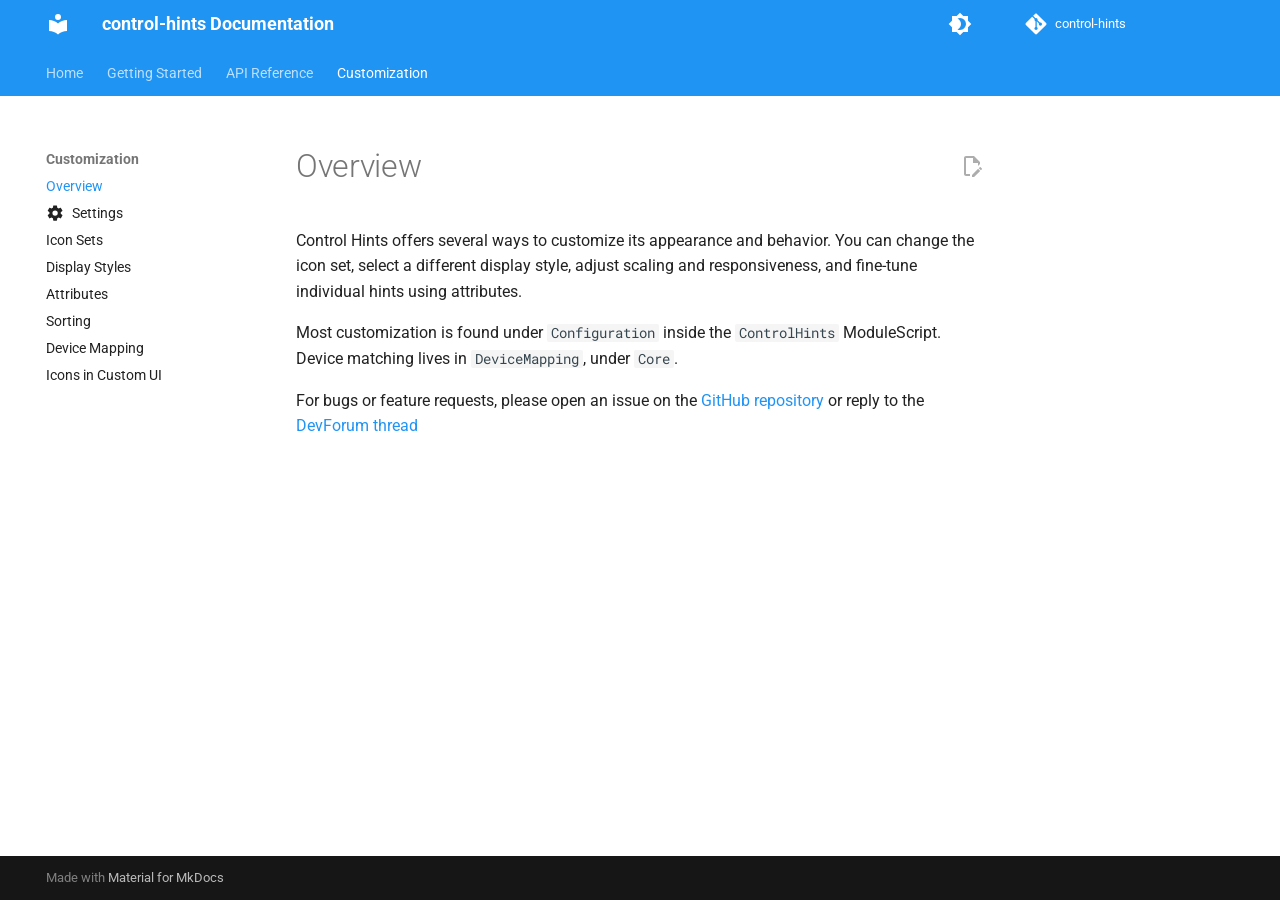
<file: customization/index.html>
<!doctype html>
<html lang="en" class="no-js">
  <head>
    
      <meta charset="utf-8">
      <meta name="viewport" content="width=device-width,initial-scale=1">
      
        <meta name="description" content="A modern Luau module for simplified Roblox control hints with Input Action System integration">
      
      
        <meta name="author" content="btc7274">
      
      
        <link rel="canonical" href="https://btc7274.github.io/control-hints/customization/">
      
      
        <link rel="prev" href="../api-reference/">
      
      
        <link rel="next" href="settings/">
      
      
        
      
      
      <link rel="icon" href="../assets/images/favicon.png">
      <meta name="generator" content="mkdocs-1.6.1, mkdocs-material-9.7.6">
    
    
      
        <title>Overview - control-hints Documentation</title>
      
    
    
      <link rel="stylesheet" href="../assets/stylesheets/main.484c7ddc.min.css">
      
        
        <link rel="stylesheet" href="../assets/stylesheets/palette.ab4e12ef.min.css">
      
      


    
    
      
    
    
      
        
        
        
        <link rel="stylesheet" href="../assets/external/fonts.googleapis.com/css.49ea35f2.css">
        <style>:root{--md-text-font:"Roboto";--md-code-font:"Roboto Mono"}</style>
      
    
    
      <link rel="stylesheet" href="../stylesheets/extra.css">
    
    <script>__md_scope=new URL("..",location),__md_hash=e=>[...e].reduce(((e,_)=>(e<<5)-e+_.charCodeAt(0)),0),__md_get=(e,_=localStorage,t=__md_scope)=>JSON.parse(_.getItem(t.pathname+"."+e)),__md_set=(e,_,t=localStorage,a=__md_scope)=>{try{t.setItem(a.pathname+"."+e,JSON.stringify(_))}catch(e){}}</script>
    
      

    
    
  </head>
  
  
    
    
      
    
    
    
    
    <body dir="ltr" data-md-color-scheme="default" data-md-color-primary="blue" data-md-color-accent="indigo">
  
    
    <input class="md-toggle" data-md-toggle="drawer" type="checkbox" id="__drawer" autocomplete="off">
    <input class="md-toggle" data-md-toggle="search" type="checkbox" id="__search" autocomplete="off">
    <label class="md-overlay" for="__drawer"></label>
    <div data-md-component="skip">
      
        
        <a href="#overview" class="md-skip">
          Skip to content
        </a>
      
    </div>
    <div data-md-component="announce">
      
    </div>
    
    
      

<header class="md-header" data-md-component="header">
  <nav class="md-header__inner md-grid" aria-label="Header">
    <a href=".." title="control-hints Documentation" class="md-header__button md-logo" aria-label="control-hints Documentation" data-md-component="logo">
      
  
  <svg xmlns="http://www.w3.org/2000/svg" viewBox="0 0 24 24"><path d="M12 8a3 3 0 0 0 3-3 3 3 0 0 0-3-3 3 3 0 0 0-3 3 3 3 0 0 0 3 3m0 3.54C9.64 9.35 6.5 8 3 8v11c3.5 0 6.64 1.35 9 3.54 2.36-2.19 5.5-3.54 9-3.54V8c-3.5 0-6.64 1.35-9 3.54"/></svg>

    </a>
    <label class="md-header__button md-icon" for="__drawer">
      
      <svg xmlns="http://www.w3.org/2000/svg" viewBox="0 0 24 24"><path d="M3 6h18v2H3zm0 5h18v2H3zm0 5h18v2H3z"/></svg>
    </label>
    <div class="md-header__title" data-md-component="header-title">
      <div class="md-header__ellipsis">
        <div class="md-header__topic">
          <span class="md-ellipsis">
            control-hints Documentation
          </span>
        </div>
        <div class="md-header__topic" data-md-component="header-topic">
          <span class="md-ellipsis">
            
              Overview
            
          </span>
        </div>
      </div>
    </div>
    
      
        <form class="md-header__option" data-md-component="palette">
  
    
    
    
    <input class="md-option" data-md-color-media="" data-md-color-scheme="default" data-md-color-primary="blue" data-md-color-accent="indigo"  aria-label="Switch to dark mode"  type="radio" name="__palette" id="__palette_0">
    
      <label class="md-header__button md-icon" title="Switch to dark mode" for="__palette_1" hidden>
        <svg xmlns="http://www.w3.org/2000/svg" viewBox="0 0 24 24"><path d="M12 18c-.89 0-1.74-.2-2.5-.55C11.56 16.5 13 14.42 13 12s-1.44-4.5-3.5-5.45C10.26 6.2 11.11 6 12 6a6 6 0 0 1 6 6 6 6 0 0 1-6 6m8-9.31V4h-4.69L12 .69 8.69 4H4v4.69L.69 12 4 15.31V20h4.69L12 23.31 15.31 20H20v-4.69L23.31 12z"/></svg>
      </label>
    
  
    
    
    
    <input class="md-option" data-md-color-media="" data-md-color-scheme="slate" data-md-color-primary="blue" data-md-color-accent="indigo"  aria-label="Switch to light mode"  type="radio" name="__palette" id="__palette_1">
    
      <label class="md-header__button md-icon" title="Switch to light mode" for="__palette_0" hidden>
        <svg xmlns="http://www.w3.org/2000/svg" viewBox="0 0 24 24"><path d="M12 8a4 4 0 0 0-4 4 4 4 0 0 0 4 4 4 4 0 0 0 4-4 4 4 0 0 0-4-4m0 10a6 6 0 0 1-6-6 6 6 0 0 1 6-6 6 6 0 0 1 6 6 6 6 0 0 1-6 6m8-9.31V4h-4.69L12 .69 8.69 4H4v4.69L.69 12 4 15.31V20h4.69L12 23.31 15.31 20H20v-4.69L23.31 12z"/></svg>
      </label>
    
  
</form>
      
    
    
      <script>var palette=__md_get("__palette");if(palette&&palette.color){if("(prefers-color-scheme)"===palette.color.media){var media=matchMedia("(prefers-color-scheme: light)"),input=document.querySelector(media.matches?"[data-md-color-media='(prefers-color-scheme: light)']":"[data-md-color-media='(prefers-color-scheme: dark)']");palette.color.media=input.getAttribute("data-md-color-media"),palette.color.scheme=input.getAttribute("data-md-color-scheme"),palette.color.primary=input.getAttribute("data-md-color-primary"),palette.color.accent=input.getAttribute("data-md-color-accent")}for(var[key,value]of Object.entries(palette.color))document.body.setAttribute("data-md-color-"+key,value)}</script>
    
    
    
    
      <div class="md-header__source">
        <a href="https://github.com/btc7274/control-hints" title="Go to repository" class="md-source" data-md-component="source" target="_blank" rel="noopener">
  <div class="md-source__icon md-icon">
    
    <svg xmlns="http://www.w3.org/2000/svg" viewBox="0 0 448 512"><!--! Font Awesome Free 7.1.0 by @fontawesome - https://fontawesome.com License - https://fontawesome.com/license/free (Icons: CC BY 4.0, Fonts: SIL OFL 1.1, Code: MIT License) Copyright 2025 Fonticons, Inc.--><path d="M439.6 236.1 244 40.5c-5.4-5.5-12.8-8.5-20.4-8.5s-15 3-20.4 8.4L162.5 81l51.5 51.5c27.1-9.1 52.7 16.8 43.4 43.7l49.7 49.7c34.2-11.8 61.2 31 35.5 56.7-26.5 26.5-70.2-2.9-56-37.3L240.3 199v121.9c25.3 12.5 22.3 41.8 9.1 55-6.4 6.4-15.2 10.1-24.3 10.1s-17.8-3.6-24.3-10.1c-17.6-17.6-11.1-46.9 11.2-56v-123c-20.8-8.5-24.6-30.7-18.6-45L142.6 101 8.5 235.1C3 240.6 0 247.9 0 255.5s3 15 8.5 20.4l195.6 195.7c5.4 5.4 12.7 8.4 20.4 8.4s15-3 20.4-8.4l194.7-194.7c5.4-5.4 8.4-12.8 8.4-20.4s-3-15-8.4-20.4"/></svg>
  </div>
  <div class="md-source__repository">
    control-hints
  </div>
</a>
      </div>
    
  </nav>
  
</header>
    
    <div class="md-container" data-md-component="container">
      
      
        
          
            
<nav class="md-tabs" aria-label="Tabs" data-md-component="tabs">
  <div class="md-grid">
    <ul class="md-tabs__list">
      
        
  
  
  
  
    <li class="md-tabs__item">
      <a href=".." class="md-tabs__link">
        
  
  
    
  
  Home

      </a>
    </li>
  

      
        
  
  
  
  
    <li class="md-tabs__item">
      <a href="../getting-started/" class="md-tabs__link">
        
  
  
    
  
  Getting Started

      </a>
    </li>
  

      
        
  
  
  
  
    <li class="md-tabs__item">
      <a href="../api-reference/" class="md-tabs__link">
        
  
  
    
  
  API Reference

      </a>
    </li>
  

      
        
  
  
  
    
  
  
    
    
      <li class="md-tabs__item md-tabs__item--active">
        <a href="./" class="md-tabs__link">
          
  
  
  Customization

        </a>
      </li>
    
  

      
    </ul>
  </div>
</nav>
          
        
      
      <main class="md-main" data-md-component="main">
        <div class="md-main__inner md-grid">
          
            
              
              <div class="md-sidebar md-sidebar--primary" data-md-component="sidebar" data-md-type="navigation" >
                <div class="md-sidebar__scrollwrap">
                  <div class="md-sidebar__inner">
                    


  


<nav class="md-nav md-nav--primary md-nav--lifted" aria-label="Navigation" data-md-level="0">
  <label class="md-nav__title" for="__drawer">
    <a href=".." title="control-hints Documentation" class="md-nav__button md-logo" aria-label="control-hints Documentation" data-md-component="logo">
      
  
  <svg xmlns="http://www.w3.org/2000/svg" viewBox="0 0 24 24"><path d="M12 8a3 3 0 0 0 3-3 3 3 0 0 0-3-3 3 3 0 0 0-3 3 3 3 0 0 0 3 3m0 3.54C9.64 9.35 6.5 8 3 8v11c3.5 0 6.64 1.35 9 3.54 2.36-2.19 5.5-3.54 9-3.54V8c-3.5 0-6.64 1.35-9 3.54"/></svg>

    </a>
    control-hints Documentation
  </label>
  
    <div class="md-nav__source">
      <a href="https://github.com/btc7274/control-hints" title="Go to repository" class="md-source" data-md-component="source" target="_blank" rel="noopener">
  <div class="md-source__icon md-icon">
    
    <svg xmlns="http://www.w3.org/2000/svg" viewBox="0 0 448 512"><!--! Font Awesome Free 7.1.0 by @fontawesome - https://fontawesome.com License - https://fontawesome.com/license/free (Icons: CC BY 4.0, Fonts: SIL OFL 1.1, Code: MIT License) Copyright 2025 Fonticons, Inc.--><path d="M439.6 236.1 244 40.5c-5.4-5.5-12.8-8.5-20.4-8.5s-15 3-20.4 8.4L162.5 81l51.5 51.5c27.1-9.1 52.7 16.8 43.4 43.7l49.7 49.7c34.2-11.8 61.2 31 35.5 56.7-26.5 26.5-70.2-2.9-56-37.3L240.3 199v121.9c25.3 12.5 22.3 41.8 9.1 55-6.4 6.4-15.2 10.1-24.3 10.1s-17.8-3.6-24.3-10.1c-17.6-17.6-11.1-46.9 11.2-56v-123c-20.8-8.5-24.6-30.7-18.6-45L142.6 101 8.5 235.1C3 240.6 0 247.9 0 255.5s3 15 8.5 20.4l195.6 195.7c5.4 5.4 12.7 8.4 20.4 8.4s15-3 20.4-8.4l194.7-194.7c5.4-5.4 8.4-12.8 8.4-20.4s-3-15-8.4-20.4"/></svg>
  </div>
  <div class="md-source__repository">
    control-hints
  </div>
</a>
    </div>
  
  <ul class="md-nav__list" data-md-scrollfix>
    
      
      
  
  
  
  
    <li class="md-nav__item">
      <a href=".." class="md-nav__link">
        
  
  
  <span class="md-ellipsis">
    
  
    Home
  

    
  </span>
  
  

      </a>
    </li>
  

    
      
      
  
  
  
  
    <li class="md-nav__item">
      <a href="../getting-started/" class="md-nav__link">
        
  
  
  <span class="md-ellipsis">
    
  
    Getting Started
  

    
  </span>
  
  

      </a>
    </li>
  

    
      
      
  
  
  
  
    <li class="md-nav__item">
      <a href="../api-reference/" class="md-nav__link">
        
  
  
  <span class="md-ellipsis">
    
  
    API Reference
  

    
  </span>
  
  

      </a>
    </li>
  

    
      
      
  
  
    
  
  
  
    
    
    
    
      
        
        
      
      
        
      
    
    
    <li class="md-nav__item md-nav__item--active md-nav__item--section md-nav__item--nested">
      
        
        
        <input class="md-nav__toggle md-toggle " type="checkbox" id="__nav_4" checked>
        
          
          <label class="md-nav__link" for="__nav_4" id="__nav_4_label" tabindex="">
            
  
  
  <span class="md-ellipsis">
    
  
    Customization
  

    
  </span>
  
  

            <span class="md-nav__icon md-icon"></span>
          </label>
        
        <nav class="md-nav" data-md-level="1" aria-labelledby="__nav_4_label" aria-expanded="true">
          <label class="md-nav__title" for="__nav_4">
            <span class="md-nav__icon md-icon"></span>
            
  
    Customization
  

          </label>
          <ul class="md-nav__list" data-md-scrollfix>
            
              
                
  
  
    
  
  
  
    <li class="md-nav__item md-nav__item--active">
      
      <input class="md-nav__toggle md-toggle" type="checkbox" id="__toc">
      
      
        
      
      
      <a href="./" class="md-nav__link md-nav__link--active">
        
  
  
  <span class="md-ellipsis">
    
  
    Overview
  

    
  </span>
  
  

      </a>
      
    </li>
  

              
            
              
                
  
  
  
  
    <li class="md-nav__item">
      <a href="settings/" class="md-nav__link">
        
  
  
    <svg xmlns="http://www.w3.org/2000/svg" viewBox="0 0 24 24"><path d="M12 15.5A3.5 3.5 0 0 1 8.5 12 3.5 3.5 0 0 1 12 8.5a3.5 3.5 0 0 1 3.5 3.5 3.5 3.5 0 0 1-3.5 3.5m7.43-2.53c.04-.32.07-.64.07-.97s-.03-.66-.07-1l2.11-1.63c.19-.15.24-.42.12-.64l-2-3.46c-.12-.22-.39-.31-.61-.22l-2.49 1c-.52-.39-1.06-.73-1.69-.98l-.37-2.65A.506.506 0 0 0 14 2h-4c-.25 0-.46.18-.5.42l-.37 2.65c-.63.25-1.17.59-1.69.98l-2.49-1c-.22-.09-.49 0-.61.22l-2 3.46c-.13.22-.07.49.12.64L4.57 11c-.04.34-.07.67-.07 1s.03.65.07.97l-2.11 1.66c-.19.15-.25.42-.12.64l2 3.46c.12.22.39.3.61.22l2.49-1.01c.52.4 1.06.74 1.69.99l.37 2.65c.04.24.25.42.5.42h4c.25 0 .46-.18.5-.42l.37-2.65c.63-.26 1.17-.59 1.69-.99l2.49 1.01c.22.08.49 0 .61-.22l2-3.46c.12-.22.07-.49-.12-.64z"/></svg>
  
  <span class="md-ellipsis">
    
  
    Settings
  

    
  </span>
  
  

      </a>
    </li>
  

              
            
              
                
  
  
  
  
    <li class="md-nav__item">
      <a href="icon-sets/" class="md-nav__link">
        
  
  
  <span class="md-ellipsis">
    
  
    Icon Sets
  

    
  </span>
  
  

      </a>
    </li>
  

              
            
              
                
  
  
  
  
    <li class="md-nav__item">
      <a href="display-styles/" class="md-nav__link">
        
  
  
  <span class="md-ellipsis">
    
  
    Display Styles
  

    
  </span>
  
  

      </a>
    </li>
  

              
            
              
                
  
  
  
  
    <li class="md-nav__item">
      <a href="attributes/" class="md-nav__link">
        
  
  
  <span class="md-ellipsis">
    
  
    Attributes
  

    
  </span>
  
  

      </a>
    </li>
  

              
            
              
                
  
  
  
  
    <li class="md-nav__item">
      <a href="sorting/" class="md-nav__link">
        
  
  
  <span class="md-ellipsis">
    
  
    Sorting
  

    
  </span>
  
  

      </a>
    </li>
  

              
            
              
                
  
  
  
  
    <li class="md-nav__item">
      <a href="device-mapping/" class="md-nav__link">
        
  
  
  <span class="md-ellipsis">
    
  
    Device Mapping
  

    
  </span>
  
  

      </a>
    </li>
  

              
            
              
                
  
  
  
  
    <li class="md-nav__item">
      <a href="custom-ui-icons/" class="md-nav__link">
        
  
  
  <span class="md-ellipsis">
    
  
    Icons in Custom UI
  

    
  </span>
  
  

      </a>
    </li>
  

              
            
          </ul>
        </nav>
      
    </li>
  

    
  </ul>
</nav>
                  </div>
                </div>
              </div>
            
            
              
              <div class="md-sidebar md-sidebar--secondary" data-md-component="sidebar" data-md-type="toc" >
                <div class="md-sidebar__scrollwrap">
                  <div class="md-sidebar__inner">
                    

<nav class="md-nav md-nav--secondary" aria-label="Table of contents">
  
  
  
    
  
  
</nav>
                  </div>
                </div>
              </div>
            
          
          
            <div class="md-content" data-md-component="content">
              
              <article class="md-content__inner md-typeset">
                
                  


  
    <a href="https://github.com/btc7274/control-hints/edit/main/docs/customization.md" title="Edit this page" class="md-content__button md-icon" rel="edit noopener" target="_blank">
      
      <svg xmlns="http://www.w3.org/2000/svg" viewBox="0 0 24 24"><path d="M10 20H6V4h7v5h5v3.1l2-2V8l-6-6H6c-1.1 0-2 .9-2 2v16c0 1.1.9 2 2 2h4zm10.2-7c.1 0 .3.1.4.2l1.3 1.3c.2.2.2.6 0 .8l-1 1-2.1-2.1 1-1c.1-.1.2-.2.4-.2m0 3.9L14.1 23H12v-2.1l6.1-6.1z"/></svg>
    </a>
  
  


<h1 id="overview">Overview</h1>
<p>Control Hints offers several ways to customize its appearance and behavior. You can change the icon set, select a different display style, adjust scaling and responsiveness, and fine-tune individual hints using attributes.</p>
<p>Most customization is found under <code>Configuration</code> inside the <code>ControlHints</code> ModuleScript. Device matching lives in <code>DeviceMapping</code>, under <code>Core</code>.</p>
<p>For bugs or feature requests, please open an issue on the <a href="https://github.com/btc7274/control-hints" target="_blank" rel="noopener">GitHub repository</a> or reply to the <a href="https://devforum.roblox.com/t/control-hints-show-your-ias-bindings-pc-xbox-playstation-mobile/3978604" target="_blank" rel="noopener">DevForum thread</a></p>












                
              </article>
            </div>
          
          
<script>var target=document.getElementById(location.hash.slice(1));target&&target.name&&(target.checked=target.name.startsWith("__tabbed_"))</script>
        </div>
        
          <button type="button" class="md-top md-icon" data-md-component="top" hidden>
  
  <svg xmlns="http://www.w3.org/2000/svg" viewBox="0 0 24 24"><path d="M13 20h-2V8l-5.5 5.5-1.42-1.42L12 4.16l7.92 7.92-1.42 1.42L13 8z"/></svg>
  Back to top
</button>
        
      </main>
      
        <footer class="md-footer">
  
  <div class="md-footer-meta md-typeset">
    <div class="md-footer-meta__inner md-grid">
      <div class="md-copyright">
  
  
    Made with
    <a href="https://squidfunk.github.io/mkdocs-material/" target="_blank" rel="noopener">
      Material for MkDocs
    </a>
  
</div>
      
    </div>
  </div>
</footer>
      
    </div>
    <div class="md-dialog" data-md-component="dialog">
      <div class="md-dialog__inner md-typeset"></div>
    </div>
    
    
    
      
      
      <script id="__config" type="application/json">{"annotate": null, "base": "..", "features": ["navigation.tabs", "navigation.sections", "navigation.top", "search.suggest", "search.share", "content.code.annotate", "content.code.copy", "content.action.edit", "content.tooltips"], "search": "../assets/javascripts/workers/search.2c215733.min.js", "tags": null, "translations": {"clipboard.copied": "Copied to clipboard", "clipboard.copy": "Copy to clipboard", "search.result.more.one": "1 more on this page", "search.result.more.other": "# more on this page", "search.result.none": "No matching documents", "search.result.one": "1 matching document", "search.result.other": "# matching documents", "search.result.placeholder": "Type to start searching", "search.result.term.missing": "Missing", "select.version": "Select version"}, "version": null}</script>
    
    
      <script src="../assets/javascripts/bundle.79ae519e.min.js"></script>
      
    
  </body>
</html>
</file>
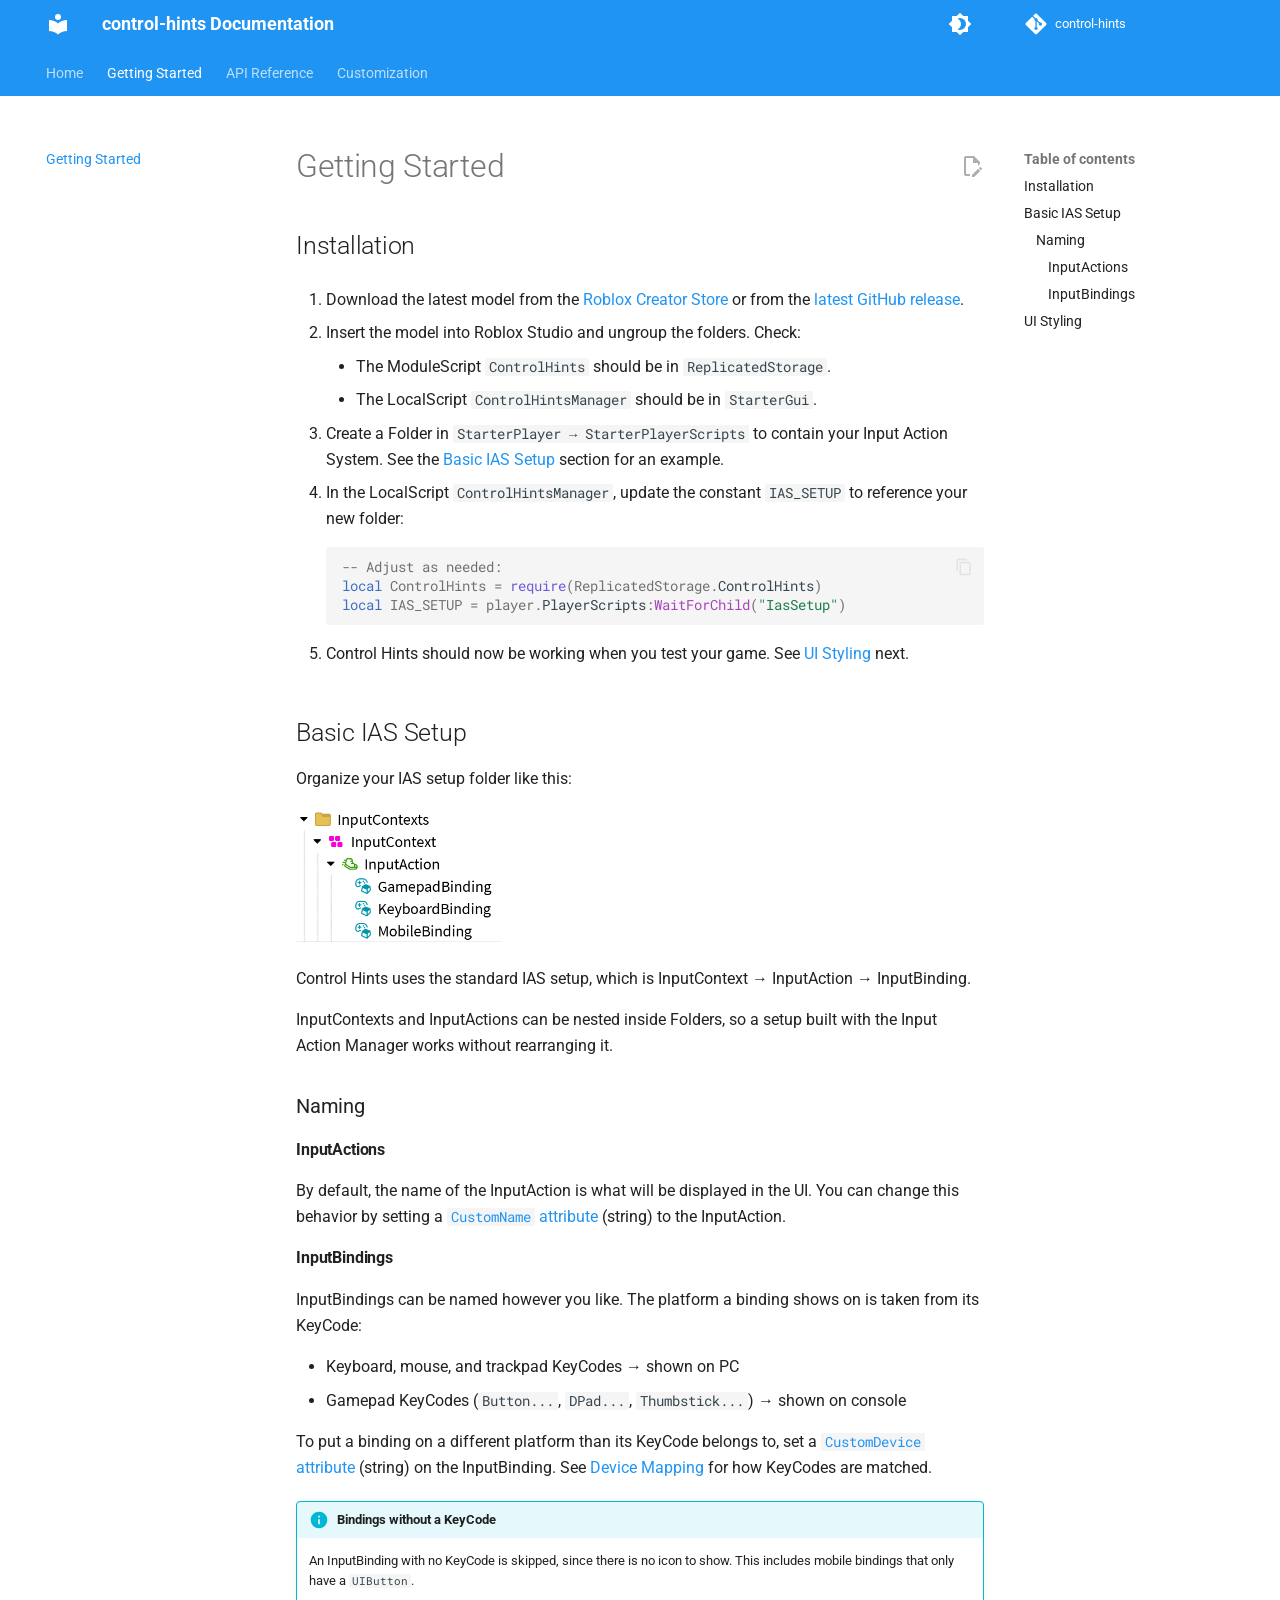
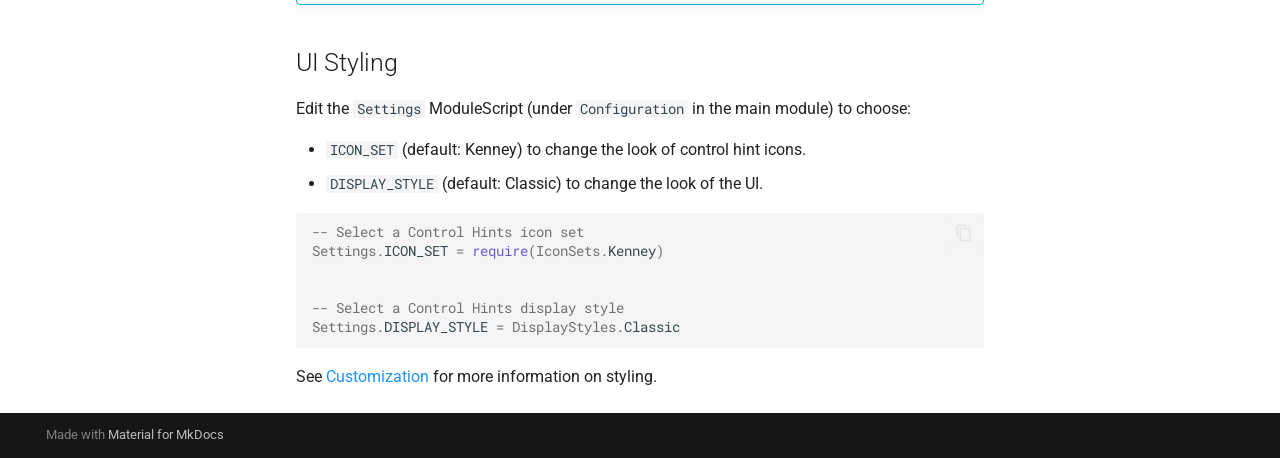
<file: getting-started/index.html>
<!doctype html>
<html lang="en" class="no-js">
  <head>
    
      <meta charset="utf-8">
      <meta name="viewport" content="width=device-width,initial-scale=1">
      
        <meta name="description" content="A modern Luau module for simplified Roblox control hints with Input Action System integration">
      
      
        <meta name="author" content="btc7274">
      
      
        <link rel="canonical" href="https://btc7274.github.io/control-hints/getting-started/">
      
      
        <link rel="prev" href="..">
      
      
        <link rel="next" href="../api-reference/">
      
      
        
      
      
      <link rel="icon" href="../assets/images/favicon.png">
      <meta name="generator" content="mkdocs-1.6.1, mkdocs-material-9.7.6">
    
    
      
        <title>Getting Started - control-hints Documentation</title>
      
    
    
      <link rel="stylesheet" href="../assets/stylesheets/main.484c7ddc.min.css">
      
        
        <link rel="stylesheet" href="../assets/stylesheets/palette.ab4e12ef.min.css">
      
      


    
    
      
    
    
      
        
        
        
        <link rel="stylesheet" href="../assets/external/fonts.googleapis.com/css.49ea35f2.css">
        <style>:root{--md-text-font:"Roboto";--md-code-font:"Roboto Mono"}</style>
      
    
    
      <link rel="stylesheet" href="../stylesheets/extra.css">
    
    <script>__md_scope=new URL("..",location),__md_hash=e=>[...e].reduce(((e,_)=>(e<<5)-e+_.charCodeAt(0)),0),__md_get=(e,_=localStorage,t=__md_scope)=>JSON.parse(_.getItem(t.pathname+"."+e)),__md_set=(e,_,t=localStorage,a=__md_scope)=>{try{t.setItem(a.pathname+"."+e,JSON.stringify(_))}catch(e){}}</script>
    
      

    
    
  </head>
  
  
    
    
      
    
    
    
    
    <body dir="ltr" data-md-color-scheme="default" data-md-color-primary="blue" data-md-color-accent="indigo">
  
    
    <input class="md-toggle" data-md-toggle="drawer" type="checkbox" id="__drawer" autocomplete="off">
    <input class="md-toggle" data-md-toggle="search" type="checkbox" id="__search" autocomplete="off">
    <label class="md-overlay" for="__drawer"></label>
    <div data-md-component="skip">
      
        
        <a href="#getting-started" class="md-skip">
          Skip to content
        </a>
      
    </div>
    <div data-md-component="announce">
      
    </div>
    
    
      

<header class="md-header" data-md-component="header">
  <nav class="md-header__inner md-grid" aria-label="Header">
    <a href=".." title="control-hints Documentation" class="md-header__button md-logo" aria-label="control-hints Documentation" data-md-component="logo">
      
  
  <svg xmlns="http://www.w3.org/2000/svg" viewBox="0 0 24 24"><path d="M12 8a3 3 0 0 0 3-3 3 3 0 0 0-3-3 3 3 0 0 0-3 3 3 3 0 0 0 3 3m0 3.54C9.64 9.35 6.5 8 3 8v11c3.5 0 6.64 1.35 9 3.54 2.36-2.19 5.5-3.54 9-3.54V8c-3.5 0-6.64 1.35-9 3.54"/></svg>

    </a>
    <label class="md-header__button md-icon" for="__drawer">
      
      <svg xmlns="http://www.w3.org/2000/svg" viewBox="0 0 24 24"><path d="M3 6h18v2H3zm0 5h18v2H3zm0 5h18v2H3z"/></svg>
    </label>
    <div class="md-header__title" data-md-component="header-title">
      <div class="md-header__ellipsis">
        <div class="md-header__topic">
          <span class="md-ellipsis">
            control-hints Documentation
          </span>
        </div>
        <div class="md-header__topic" data-md-component="header-topic">
          <span class="md-ellipsis">
            
              Getting Started
            
          </span>
        </div>
      </div>
    </div>
    
      
        <form class="md-header__option" data-md-component="palette">
  
    
    
    
    <input class="md-option" data-md-color-media="" data-md-color-scheme="default" data-md-color-primary="blue" data-md-color-accent="indigo"  aria-label="Switch to dark mode"  type="radio" name="__palette" id="__palette_0">
    
      <label class="md-header__button md-icon" title="Switch to dark mode" for="__palette_1" hidden>
        <svg xmlns="http://www.w3.org/2000/svg" viewBox="0 0 24 24"><path d="M12 18c-.89 0-1.74-.2-2.5-.55C11.56 16.5 13 14.42 13 12s-1.44-4.5-3.5-5.45C10.26 6.2 11.11 6 12 6a6 6 0 0 1 6 6 6 6 0 0 1-6 6m8-9.31V4h-4.69L12 .69 8.69 4H4v4.69L.69 12 4 15.31V20h4.69L12 23.31 15.31 20H20v-4.69L23.31 12z"/></svg>
      </label>
    
  
    
    
    
    <input class="md-option" data-md-color-media="" data-md-color-scheme="slate" data-md-color-primary="blue" data-md-color-accent="indigo"  aria-label="Switch to light mode"  type="radio" name="__palette" id="__palette_1">
    
      <label class="md-header__button md-icon" title="Switch to light mode" for="__palette_0" hidden>
        <svg xmlns="http://www.w3.org/2000/svg" viewBox="0 0 24 24"><path d="M12 8a4 4 0 0 0-4 4 4 4 0 0 0 4 4 4 4 0 0 0 4-4 4 4 0 0 0-4-4m0 10a6 6 0 0 1-6-6 6 6 0 0 1 6-6 6 6 0 0 1 6 6 6 6 0 0 1-6 6m8-9.31V4h-4.69L12 .69 8.69 4H4v4.69L.69 12 4 15.31V20h4.69L12 23.31 15.31 20H20v-4.69L23.31 12z"/></svg>
      </label>
    
  
</form>
      
    
    
      <script>var palette=__md_get("__palette");if(palette&&palette.color){if("(prefers-color-scheme)"===palette.color.media){var media=matchMedia("(prefers-color-scheme: light)"),input=document.querySelector(media.matches?"[data-md-color-media='(prefers-color-scheme: light)']":"[data-md-color-media='(prefers-color-scheme: dark)']");palette.color.media=input.getAttribute("data-md-color-media"),palette.color.scheme=input.getAttribute("data-md-color-scheme"),palette.color.primary=input.getAttribute("data-md-color-primary"),palette.color.accent=input.getAttribute("data-md-color-accent")}for(var[key,value]of Object.entries(palette.color))document.body.setAttribute("data-md-color-"+key,value)}</script>
    
    
    
    
      <div class="md-header__source">
        <a href="https://github.com/btc7274/control-hints" title="Go to repository" class="md-source" data-md-component="source" target="_blank" rel="noopener">
  <div class="md-source__icon md-icon">
    
    <svg xmlns="http://www.w3.org/2000/svg" viewBox="0 0 448 512"><!--! Font Awesome Free 7.1.0 by @fontawesome - https://fontawesome.com License - https://fontawesome.com/license/free (Icons: CC BY 4.0, Fonts: SIL OFL 1.1, Code: MIT License) Copyright 2025 Fonticons, Inc.--><path d="M439.6 236.1 244 40.5c-5.4-5.5-12.8-8.5-20.4-8.5s-15 3-20.4 8.4L162.5 81l51.5 51.5c27.1-9.1 52.7 16.8 43.4 43.7l49.7 49.7c34.2-11.8 61.2 31 35.5 56.7-26.5 26.5-70.2-2.9-56-37.3L240.3 199v121.9c25.3 12.5 22.3 41.8 9.1 55-6.4 6.4-15.2 10.1-24.3 10.1s-17.8-3.6-24.3-10.1c-17.6-17.6-11.1-46.9 11.2-56v-123c-20.8-8.5-24.6-30.7-18.6-45L142.6 101 8.5 235.1C3 240.6 0 247.9 0 255.5s3 15 8.5 20.4l195.6 195.7c5.4 5.4 12.7 8.4 20.4 8.4s15-3 20.4-8.4l194.7-194.7c5.4-5.4 8.4-12.8 8.4-20.4s-3-15-8.4-20.4"/></svg>
  </div>
  <div class="md-source__repository">
    control-hints
  </div>
</a>
      </div>
    
  </nav>
  
</header>
    
    <div class="md-container" data-md-component="container">
      
      
        
          
            
<nav class="md-tabs" aria-label="Tabs" data-md-component="tabs">
  <div class="md-grid">
    <ul class="md-tabs__list">
      
        
  
  
  
  
    <li class="md-tabs__item">
      <a href=".." class="md-tabs__link">
        
  
  
    
  
  Home

      </a>
    </li>
  

      
        
  
  
  
    
  
  
    <li class="md-tabs__item md-tabs__item--active">
      <a href="./" class="md-tabs__link">
        
  
  
    
  
  Getting Started

      </a>
    </li>
  

      
        
  
  
  
  
    <li class="md-tabs__item">
      <a href="../api-reference/" class="md-tabs__link">
        
  
  
    
  
  API Reference

      </a>
    </li>
  

      
        
  
  
  
  
    
    
      <li class="md-tabs__item">
        <a href="../customization/" class="md-tabs__link">
          
  
  
  Customization

        </a>
      </li>
    
  

      
    </ul>
  </div>
</nav>
          
        
      
      <main class="md-main" data-md-component="main">
        <div class="md-main__inner md-grid">
          
            
              
              <div class="md-sidebar md-sidebar--primary" data-md-component="sidebar" data-md-type="navigation" >
                <div class="md-sidebar__scrollwrap">
                  <div class="md-sidebar__inner">
                    


  


<nav class="md-nav md-nav--primary md-nav--lifted" aria-label="Navigation" data-md-level="0">
  <label class="md-nav__title" for="__drawer">
    <a href=".." title="control-hints Documentation" class="md-nav__button md-logo" aria-label="control-hints Documentation" data-md-component="logo">
      
  
  <svg xmlns="http://www.w3.org/2000/svg" viewBox="0 0 24 24"><path d="M12 8a3 3 0 0 0 3-3 3 3 0 0 0-3-3 3 3 0 0 0-3 3 3 3 0 0 0 3 3m0 3.54C9.64 9.35 6.5 8 3 8v11c3.5 0 6.64 1.35 9 3.54 2.36-2.19 5.5-3.54 9-3.54V8c-3.5 0-6.64 1.35-9 3.54"/></svg>

    </a>
    control-hints Documentation
  </label>
  
    <div class="md-nav__source">
      <a href="https://github.com/btc7274/control-hints" title="Go to repository" class="md-source" data-md-component="source" target="_blank" rel="noopener">
  <div class="md-source__icon md-icon">
    
    <svg xmlns="http://www.w3.org/2000/svg" viewBox="0 0 448 512"><!--! Font Awesome Free 7.1.0 by @fontawesome - https://fontawesome.com License - https://fontawesome.com/license/free (Icons: CC BY 4.0, Fonts: SIL OFL 1.1, Code: MIT License) Copyright 2025 Fonticons, Inc.--><path d="M439.6 236.1 244 40.5c-5.4-5.5-12.8-8.5-20.4-8.5s-15 3-20.4 8.4L162.5 81l51.5 51.5c27.1-9.1 52.7 16.8 43.4 43.7l49.7 49.7c34.2-11.8 61.2 31 35.5 56.7-26.5 26.5-70.2-2.9-56-37.3L240.3 199v121.9c25.3 12.5 22.3 41.8 9.1 55-6.4 6.4-15.2 10.1-24.3 10.1s-17.8-3.6-24.3-10.1c-17.6-17.6-11.1-46.9 11.2-56v-123c-20.8-8.5-24.6-30.7-18.6-45L142.6 101 8.5 235.1C3 240.6 0 247.9 0 255.5s3 15 8.5 20.4l195.6 195.7c5.4 5.4 12.7 8.4 20.4 8.4s15-3 20.4-8.4l194.7-194.7c5.4-5.4 8.4-12.8 8.4-20.4s-3-15-8.4-20.4"/></svg>
  </div>
  <div class="md-source__repository">
    control-hints
  </div>
</a>
    </div>
  
  <ul class="md-nav__list" data-md-scrollfix>
    
      
      
  
  
  
  
    <li class="md-nav__item">
      <a href=".." class="md-nav__link">
        
  
  
  <span class="md-ellipsis">
    
  
    Home
  

    
  </span>
  
  

      </a>
    </li>
  

    
      
      
  
  
    
  
  
  
    <li class="md-nav__item md-nav__item--active">
      
      <input class="md-nav__toggle md-toggle" type="checkbox" id="__toc">
      
      
        
      
      
        <label class="md-nav__link md-nav__link--active" for="__toc">
          
  
  
  <span class="md-ellipsis">
    
  
    Getting Started
  

    
  </span>
  
  

          <span class="md-nav__icon md-icon"></span>
        </label>
      
      <a href="./" class="md-nav__link md-nav__link--active">
        
  
  
  <span class="md-ellipsis">
    
  
    Getting Started
  

    
  </span>
  
  

      </a>
      
        

<nav class="md-nav md-nav--secondary" aria-label="Table of contents">
  
  
  
    
  
  
    <label class="md-nav__title" for="__toc">
      <span class="md-nav__icon md-icon"></span>
      Table of contents
    </label>
    <ul class="md-nav__list" data-md-component="toc" data-md-scrollfix>
      
        <li class="md-nav__item">
  <a href="#installation" class="md-nav__link">
    <span class="md-ellipsis">
      
        Installation
      
    </span>
  </a>
  
</li>
      
        <li class="md-nav__item">
  <a href="#basic-ias-setup" class="md-nav__link">
    <span class="md-ellipsis">
      
        Basic IAS Setup
      
    </span>
  </a>
  
    <nav class="md-nav" aria-label="Basic IAS Setup">
      <ul class="md-nav__list">
        
          <li class="md-nav__item">
  <a href="#naming" class="md-nav__link">
    <span class="md-ellipsis">
      
        Naming
      
    </span>
  </a>
  
    <nav class="md-nav" aria-label="Naming">
      <ul class="md-nav__list">
        
          <li class="md-nav__item">
  <a href="#inputactions" class="md-nav__link">
    <span class="md-ellipsis">
      
        InputActions
      
    </span>
  </a>
  
</li>
        
          <li class="md-nav__item">
  <a href="#inputbindings" class="md-nav__link">
    <span class="md-ellipsis">
      
        InputBindings
      
    </span>
  </a>
  
</li>
        
      </ul>
    </nav>
  
</li>
        
      </ul>
    </nav>
  
</li>
      
        <li class="md-nav__item">
  <a href="#ui-styling" class="md-nav__link">
    <span class="md-ellipsis">
      
        UI Styling
      
    </span>
  </a>
  
</li>
      
    </ul>
  
</nav>
      
    </li>
  

    
      
      
  
  
  
  
    <li class="md-nav__item">
      <a href="../api-reference/" class="md-nav__link">
        
  
  
  <span class="md-ellipsis">
    
  
    API Reference
  

    
  </span>
  
  

      </a>
    </li>
  

    
      
      
  
  
  
  
    
    
    
    
      
      
        
      
    
    
    <li class="md-nav__item md-nav__item--nested">
      
        
        
        <input class="md-nav__toggle md-toggle " type="checkbox" id="__nav_4" >
        
          
          <label class="md-nav__link" for="__nav_4" id="__nav_4_label" tabindex="0">
            
  
  
  <span class="md-ellipsis">
    
  
    Customization
  

    
  </span>
  
  

            <span class="md-nav__icon md-icon"></span>
          </label>
        
        <nav class="md-nav" data-md-level="1" aria-labelledby="__nav_4_label" aria-expanded="false">
          <label class="md-nav__title" for="__nav_4">
            <span class="md-nav__icon md-icon"></span>
            
  
    Customization
  

          </label>
          <ul class="md-nav__list" data-md-scrollfix>
            
              
                
  
  
  
  
    <li class="md-nav__item">
      <a href="../customization/" class="md-nav__link">
        
  
  
  <span class="md-ellipsis">
    
  
    Overview
  

    
  </span>
  
  

      </a>
    </li>
  

              
            
              
                
  
  
  
  
    <li class="md-nav__item">
      <a href="../customization/settings/" class="md-nav__link">
        
  
  
    <svg xmlns="http://www.w3.org/2000/svg" viewBox="0 0 24 24"><path d="M12 15.5A3.5 3.5 0 0 1 8.5 12 3.5 3.5 0 0 1 12 8.5a3.5 3.5 0 0 1 3.5 3.5 3.5 3.5 0 0 1-3.5 3.5m7.43-2.53c.04-.32.07-.64.07-.97s-.03-.66-.07-1l2.11-1.63c.19-.15.24-.42.12-.64l-2-3.46c-.12-.22-.39-.31-.61-.22l-2.49 1c-.52-.39-1.06-.73-1.69-.98l-.37-2.65A.506.506 0 0 0 14 2h-4c-.25 0-.46.18-.5.42l-.37 2.65c-.63.25-1.17.59-1.69.98l-2.49-1c-.22-.09-.49 0-.61.22l-2 3.46c-.13.22-.07.49.12.64L4.57 11c-.04.34-.07.67-.07 1s.03.65.07.97l-2.11 1.66c-.19.15-.25.42-.12.64l2 3.46c.12.22.39.3.61.22l2.49-1.01c.52.4 1.06.74 1.69.99l.37 2.65c.04.24.25.42.5.42h4c.25 0 .46-.18.5-.42l.37-2.65c.63-.26 1.17-.59 1.69-.99l2.49 1.01c.22.08.49 0 .61-.22l2-3.46c.12-.22.07-.49-.12-.64z"/></svg>
  
  <span class="md-ellipsis">
    
  
    Settings
  

    
  </span>
  
  

      </a>
    </li>
  

              
            
              
                
  
  
  
  
    <li class="md-nav__item">
      <a href="../customization/icon-sets/" class="md-nav__link">
        
  
  
  <span class="md-ellipsis">
    
  
    Icon Sets
  

    
  </span>
  
  

      </a>
    </li>
  

              
            
              
                
  
  
  
  
    <li class="md-nav__item">
      <a href="../customization/display-styles/" class="md-nav__link">
        
  
  
  <span class="md-ellipsis">
    
  
    Display Styles
  

    
  </span>
  
  

      </a>
    </li>
  

              
            
              
                
  
  
  
  
    <li class="md-nav__item">
      <a href="../customization/attributes/" class="md-nav__link">
        
  
  
  <span class="md-ellipsis">
    
  
    Attributes
  

    
  </span>
  
  

      </a>
    </li>
  

              
            
              
                
  
  
  
  
    <li class="md-nav__item">
      <a href="../customization/sorting/" class="md-nav__link">
        
  
  
  <span class="md-ellipsis">
    
  
    Sorting
  

    
  </span>
  
  

      </a>
    </li>
  

              
            
              
                
  
  
  
  
    <li class="md-nav__item">
      <a href="../customization/device-mapping/" class="md-nav__link">
        
  
  
  <span class="md-ellipsis">
    
  
    Device Mapping
  

    
  </span>
  
  

      </a>
    </li>
  

              
            
              
                
  
  
  
  
    <li class="md-nav__item">
      <a href="../customization/custom-ui-icons/" class="md-nav__link">
        
  
  
  <span class="md-ellipsis">
    
  
    Icons in Custom UI
  

    
  </span>
  
  

      </a>
    </li>
  

              
            
          </ul>
        </nav>
      
    </li>
  

    
  </ul>
</nav>
                  </div>
                </div>
              </div>
            
            
              
              <div class="md-sidebar md-sidebar--secondary" data-md-component="sidebar" data-md-type="toc" >
                <div class="md-sidebar__scrollwrap">
                  <div class="md-sidebar__inner">
                    

<nav class="md-nav md-nav--secondary" aria-label="Table of contents">
  
  
  
    
  
  
    <label class="md-nav__title" for="__toc">
      <span class="md-nav__icon md-icon"></span>
      Table of contents
    </label>
    <ul class="md-nav__list" data-md-component="toc" data-md-scrollfix>
      
        <li class="md-nav__item">
  <a href="#installation" class="md-nav__link">
    <span class="md-ellipsis">
      
        Installation
      
    </span>
  </a>
  
</li>
      
        <li class="md-nav__item">
  <a href="#basic-ias-setup" class="md-nav__link">
    <span class="md-ellipsis">
      
        Basic IAS Setup
      
    </span>
  </a>
  
    <nav class="md-nav" aria-label="Basic IAS Setup">
      <ul class="md-nav__list">
        
          <li class="md-nav__item">
  <a href="#naming" class="md-nav__link">
    <span class="md-ellipsis">
      
        Naming
      
    </span>
  </a>
  
    <nav class="md-nav" aria-label="Naming">
      <ul class="md-nav__list">
        
          <li class="md-nav__item">
  <a href="#inputactions" class="md-nav__link">
    <span class="md-ellipsis">
      
        InputActions
      
    </span>
  </a>
  
</li>
        
          <li class="md-nav__item">
  <a href="#inputbindings" class="md-nav__link">
    <span class="md-ellipsis">
      
        InputBindings
      
    </span>
  </a>
  
</li>
        
      </ul>
    </nav>
  
</li>
        
      </ul>
    </nav>
  
</li>
      
        <li class="md-nav__item">
  <a href="#ui-styling" class="md-nav__link">
    <span class="md-ellipsis">
      
        UI Styling
      
    </span>
  </a>
  
</li>
      
    </ul>
  
</nav>
                  </div>
                </div>
              </div>
            
          
          
            <div class="md-content" data-md-component="content">
              
              <article class="md-content__inner md-typeset">
                
                  


  
    <a href="https://github.com/btc7274/control-hints/edit/main/docs/getting-started.md" title="Edit this page" class="md-content__button md-icon" rel="edit noopener" target="_blank">
      
      <svg xmlns="http://www.w3.org/2000/svg" viewBox="0 0 24 24"><path d="M10 20H6V4h7v5h5v3.1l2-2V8l-6-6H6c-1.1 0-2 .9-2 2v16c0 1.1.9 2 2 2h4zm10.2-7c.1 0 .3.1.4.2l1.3 1.3c.2.2.2.6 0 .8l-1 1-2.1-2.1 1-1c.1-.1.2-.2.4-.2m0 3.9L14.1 23H12v-2.1l6.1-6.1z"/></svg>
    </a>
  
  


<h1 id="getting-started">Getting Started</h1>
<h2 id="installation">Installation</h2>
<ol>
<li>
<p>Download the latest model from the <a href="https://create.roblox.com/store/asset/87894581499695/Control-Hints" target="_blank" rel="noopener">Roblox Creator Store</a> or from the <a href="https://github.com/btc7274/control-hints/releases/latest" target="_blank" rel="noopener">latest GitHub release</a>.</p>
</li>
<li>
<p>Insert the model into Roblox Studio and ungroup the folders. Check:</p>
<ul>
<li>The ModuleScript <code>ControlHints</code> should be in <code>ReplicatedStorage</code>.</li>
<li>The LocalScript <code>ControlHintsManager</code> should be in <code>StarterGui</code>.</li>
</ul>
</li>
<li>
<p>Create a Folder in <code>StarterPlayer → StarterPlayerScripts</code> to contain your Input Action System. See the <a href="#basic-ias-setup">Basic IAS Setup</a> section for an example.</p>
</li>
<li>
<p>In the LocalScript <code>ControlHintsManager</code>, update the constant <code>IAS_SETUP</code> to reference your new folder:
<div class="highlight"><pre><span></span><code><span id="__span-0-1"><a id="__codelineno-0-1" name="__codelineno-0-1" href="#__codelineno-0-1"></a><span class="c1">-- Adjust as needed:</span>
</span><span id="__span-0-2"><a id="__codelineno-0-2" name="__codelineno-0-2" href="#__codelineno-0-2"></a><span class="kd">local</span><span class="w"> </span><span class="nv">ControlHints</span><span class="w"> </span><span class="o">=</span><span class="w"> </span><span class="nb">require</span><span class="p">(</span><span class="nv">ReplicatedStorage</span><span class="p">.</span><span class="py">ControlHints</span><span class="p">)</span>
</span><span id="__span-0-3"><a id="__codelineno-0-3" name="__codelineno-0-3" href="#__codelineno-0-3"></a><span class="kd">local</span><span class="w"> </span><span class="nv">IAS_SETUP</span><span class="w"> </span><span class="o">=</span><span class="w"> </span><span class="nv">player</span><span class="p">.</span><span class="py">PlayerScripts</span><span class="p">:</span><span class="nf">WaitForChild</span><span class="p">(</span><span class="s2">"IasSetup"</span><span class="p">)</span>
</span></code></pre></div></p>
</li>
<li>
<p>Control Hints should now be working when you test your game. See <a href="#ui-styling">UI Styling</a> next.</p>
</li>
</ol>
<h2 id="basic-ias-setup">Basic IAS Setup</h2>
<p>Organize your IAS setup folder like this:</p>
<p><img alt="Example IAS setup" src="../images/example-ias-setup.png" width="30%" /></p>
<p>Control Hints uses the standard IAS setup, which is InputContext → InputAction → InputBinding.</p>
<p>InputContexts and InputActions can be nested inside Folders, so a setup built with the Input Action Manager works without rearranging it.</p>
<h3 id="naming">Naming</h3>
<h4 id="inputactions">InputActions</h4>
<p>By default, the name of the InputAction is what will be displayed in the UI. You can change this behavior by setting a <a href="../customization/attributes/"><code>CustomName</code> attribute</a> (string) to the InputAction.</p>
<h4 id="inputbindings">InputBindings</h4>
<p>InputBindings can be named however you like. The platform a binding shows on is taken from its KeyCode:</p>
<ul>
<li>Keyboard, mouse, and trackpad KeyCodes → shown on PC</li>
<li>Gamepad KeyCodes (<code>Button...</code>, <code>DPad...</code>, <code>Thumbstick...</code>) → shown on console</li>
</ul>
<p>To put a binding on a different platform than its KeyCode belongs to, set a <a href="../customization/attributes/"><code>CustomDevice</code> attribute</a> (string) on the InputBinding. See <a href="../customization/device-mapping/">Device Mapping</a> for how KeyCodes are matched.</p>
<div class="admonition info">
<p class="admonition-title">Bindings without a KeyCode</p>
<p>An InputBinding with no KeyCode is skipped, since there is no icon to show. This includes mobile bindings that only have a <code>UIButton</code>.</p>
</div>
<h2 id="ui-styling">UI Styling</h2>
<p>Edit the <code>Settings</code> ModuleScript (under <code>Configuration</code> in the main module) to choose:</p>
<ul>
<li><code>ICON_SET</code> (default: Kenney) to change the look of control hint icons.</li>
<li><code>DISPLAY_STYLE</code> (default: Classic) to change the look of the UI.</li>
</ul>
<div class="highlight"><pre><span></span><code><span id="__span-1-1"><a id="__codelineno-1-1" name="__codelineno-1-1" href="#__codelineno-1-1"></a><span class="c1">-- Select a Control Hints icon set</span>
</span><span id="__span-1-2"><a id="__codelineno-1-2" name="__codelineno-1-2" href="#__codelineno-1-2"></a><span class="nv">Settings</span><span class="p">.</span><span class="py">ICON_SET</span><span class="w"> </span><span class="o">=</span><span class="w"> </span><span class="nb">require</span><span class="p">(</span><span class="nv">IconSets</span><span class="p">.</span><span class="py">Kenney</span><span class="p">)</span>
</span><span id="__span-1-3"><a id="__codelineno-1-3" name="__codelineno-1-3" href="#__codelineno-1-3"></a>
</span><span id="__span-1-4"><a id="__codelineno-1-4" name="__codelineno-1-4" href="#__codelineno-1-4"></a>
</span><span id="__span-1-5"><a id="__codelineno-1-5" name="__codelineno-1-5" href="#__codelineno-1-5"></a><span class="c1">-- Select a Control Hints display style</span>
</span><span id="__span-1-6"><a id="__codelineno-1-6" name="__codelineno-1-6" href="#__codelineno-1-6"></a><span class="nv">Settings</span><span class="p">.</span><span class="py">DISPLAY_STYLE</span><span class="w"> </span><span class="o">=</span><span class="w"> </span><span class="nv">DisplayStyles</span><span class="p">.</span><span class="py">Classic</span>
</span></code></pre></div>
<p>See <a href="../customization/">Customization</a> for more information on styling.</p>












                
              </article>
            </div>
          
          
<script>var target=document.getElementById(location.hash.slice(1));target&&target.name&&(target.checked=target.name.startsWith("__tabbed_"))</script>
        </div>
        
          <button type="button" class="md-top md-icon" data-md-component="top" hidden>
  
  <svg xmlns="http://www.w3.org/2000/svg" viewBox="0 0 24 24"><path d="M13 20h-2V8l-5.5 5.5-1.42-1.42L12 4.16l7.92 7.92-1.42 1.42L13 8z"/></svg>
  Back to top
</button>
        
      </main>
      
        <footer class="md-footer">
  
  <div class="md-footer-meta md-typeset">
    <div class="md-footer-meta__inner md-grid">
      <div class="md-copyright">
  
  
    Made with
    <a href="https://squidfunk.github.io/mkdocs-material/" target="_blank" rel="noopener">
      Material for MkDocs
    </a>
  
</div>
      
    </div>
  </div>
</footer>
      
    </div>
    <div class="md-dialog" data-md-component="dialog">
      <div class="md-dialog__inner md-typeset"></div>
    </div>
    
    
    
      
      
      <script id="__config" type="application/json">{"annotate": null, "base": "..", "features": ["navigation.tabs", "navigation.sections", "navigation.top", "search.suggest", "search.share", "content.code.annotate", "content.code.copy", "content.action.edit", "content.tooltips"], "search": "../assets/javascripts/workers/search.2c215733.min.js", "tags": null, "translations": {"clipboard.copied": "Copied to clipboard", "clipboard.copy": "Copy to clipboard", "search.result.more.one": "1 more on this page", "search.result.more.other": "# more on this page", "search.result.none": "No matching documents", "search.result.one": "1 matching document", "search.result.other": "# matching documents", "search.result.placeholder": "Type to start searching", "search.result.term.missing": "Missing", "select.version": "Select version"}, "version": null}</script>
    
    
      <script src="../assets/javascripts/bundle.79ae519e.min.js"></script>
      
    
  </body>
</html>
</file>
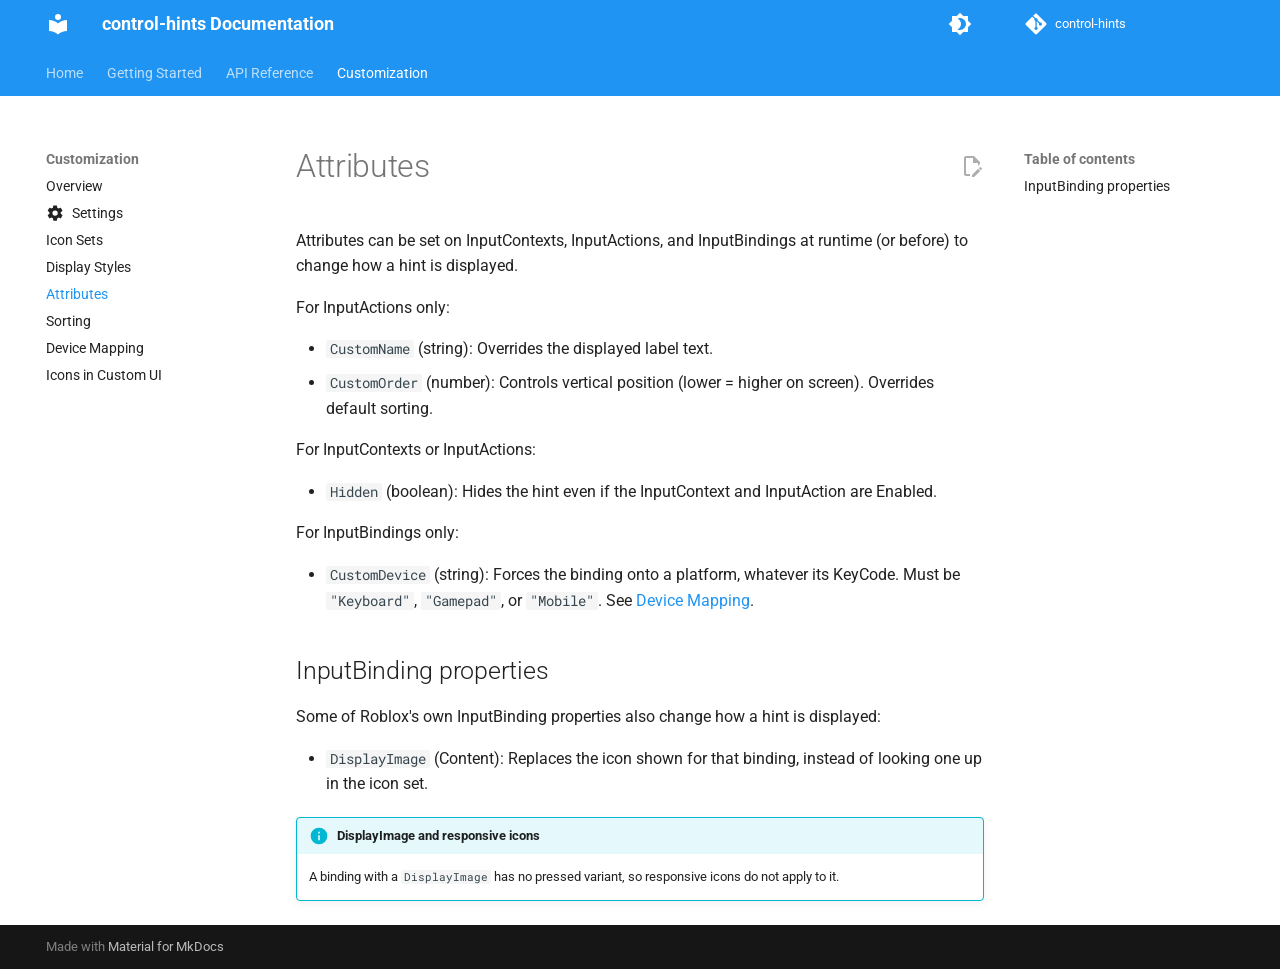
<file: customization/attributes/index.html>
<!doctype html>
<html lang="en" class="no-js">
  <head>
    
      <meta charset="utf-8">
      <meta name="viewport" content="width=device-width,initial-scale=1">
      
        <meta name="description" content="A modern Luau module for simplified Roblox control hints with Input Action System integration">
      
      
        <meta name="author" content="btc7274">
      
      
        <link rel="canonical" href="https://btc7274.github.io/control-hints/customization/attributes/">
      
      
        <link rel="prev" href="../display-styles/">
      
      
        <link rel="next" href="../sorting/">
      
      
        
      
      
      <link rel="icon" href="../../assets/images/favicon.png">
      <meta name="generator" content="mkdocs-1.6.1, mkdocs-material-9.7.6">
    
    
      
        <title>Attributes - control-hints Documentation</title>
      
    
    
      <link rel="stylesheet" href="../../assets/stylesheets/main.484c7ddc.min.css">
      
        
        <link rel="stylesheet" href="../../assets/stylesheets/palette.ab4e12ef.min.css">
      
      


    
    
      
    
    
      
        
        
        
        <link rel="stylesheet" href="../../assets/external/fonts.googleapis.com/css.49ea35f2.css">
        <style>:root{--md-text-font:"Roboto";--md-code-font:"Roboto Mono"}</style>
      
    
    
      <link rel="stylesheet" href="../../stylesheets/extra.css">
    
    <script>__md_scope=new URL("../..",location),__md_hash=e=>[...e].reduce(((e,_)=>(e<<5)-e+_.charCodeAt(0)),0),__md_get=(e,_=localStorage,t=__md_scope)=>JSON.parse(_.getItem(t.pathname+"."+e)),__md_set=(e,_,t=localStorage,a=__md_scope)=>{try{t.setItem(a.pathname+"."+e,JSON.stringify(_))}catch(e){}}</script>
    
      

    
    
  </head>
  
  
    
    
      
    
    
    
    
    <body dir="ltr" data-md-color-scheme="default" data-md-color-primary="blue" data-md-color-accent="indigo">
  
    
    <input class="md-toggle" data-md-toggle="drawer" type="checkbox" id="__drawer" autocomplete="off">
    <input class="md-toggle" data-md-toggle="search" type="checkbox" id="__search" autocomplete="off">
    <label class="md-overlay" for="__drawer"></label>
    <div data-md-component="skip">
      
        
        <a href="#attributes" class="md-skip">
          Skip to content
        </a>
      
    </div>
    <div data-md-component="announce">
      
    </div>
    
    
      

<header class="md-header" data-md-component="header">
  <nav class="md-header__inner md-grid" aria-label="Header">
    <a href="../.." title="control-hints Documentation" class="md-header__button md-logo" aria-label="control-hints Documentation" data-md-component="logo">
      
  
  <svg xmlns="http://www.w3.org/2000/svg" viewBox="0 0 24 24"><path d="M12 8a3 3 0 0 0 3-3 3 3 0 0 0-3-3 3 3 0 0 0-3 3 3 3 0 0 0 3 3m0 3.54C9.64 9.35 6.5 8 3 8v11c3.5 0 6.64 1.35 9 3.54 2.36-2.19 5.5-3.54 9-3.54V8c-3.5 0-6.64 1.35-9 3.54"/></svg>

    </a>
    <label class="md-header__button md-icon" for="__drawer">
      
      <svg xmlns="http://www.w3.org/2000/svg" viewBox="0 0 24 24"><path d="M3 6h18v2H3zm0 5h18v2H3zm0 5h18v2H3z"/></svg>
    </label>
    <div class="md-header__title" data-md-component="header-title">
      <div class="md-header__ellipsis">
        <div class="md-header__topic">
          <span class="md-ellipsis">
            control-hints Documentation
          </span>
        </div>
        <div class="md-header__topic" data-md-component="header-topic">
          <span class="md-ellipsis">
            
              Attributes
            
          </span>
        </div>
      </div>
    </div>
    
      
        <form class="md-header__option" data-md-component="palette">
  
    
    
    
    <input class="md-option" data-md-color-media="" data-md-color-scheme="default" data-md-color-primary="blue" data-md-color-accent="indigo"  aria-label="Switch to dark mode"  type="radio" name="__palette" id="__palette_0">
    
      <label class="md-header__button md-icon" title="Switch to dark mode" for="__palette_1" hidden>
        <svg xmlns="http://www.w3.org/2000/svg" viewBox="0 0 24 24"><path d="M12 18c-.89 0-1.74-.2-2.5-.55C11.56 16.5 13 14.42 13 12s-1.44-4.5-3.5-5.45C10.26 6.2 11.11 6 12 6a6 6 0 0 1 6 6 6 6 0 0 1-6 6m8-9.31V4h-4.69L12 .69 8.69 4H4v4.69L.69 12 4 15.31V20h4.69L12 23.31 15.31 20H20v-4.69L23.31 12z"/></svg>
      </label>
    
  
    
    
    
    <input class="md-option" data-md-color-media="" data-md-color-scheme="slate" data-md-color-primary="blue" data-md-color-accent="indigo"  aria-label="Switch to light mode"  type="radio" name="__palette" id="__palette_1">
    
      <label class="md-header__button md-icon" title="Switch to light mode" for="__palette_0" hidden>
        <svg xmlns="http://www.w3.org/2000/svg" viewBox="0 0 24 24"><path d="M12 8a4 4 0 0 0-4 4 4 4 0 0 0 4 4 4 4 0 0 0 4-4 4 4 0 0 0-4-4m0 10a6 6 0 0 1-6-6 6 6 0 0 1 6-6 6 6 0 0 1 6 6 6 6 0 0 1-6 6m8-9.31V4h-4.69L12 .69 8.69 4H4v4.69L.69 12 4 15.31V20h4.69L12 23.31 15.31 20H20v-4.69L23.31 12z"/></svg>
      </label>
    
  
</form>
      
    
    
      <script>var palette=__md_get("__palette");if(palette&&palette.color){if("(prefers-color-scheme)"===palette.color.media){var media=matchMedia("(prefers-color-scheme: light)"),input=document.querySelector(media.matches?"[data-md-color-media='(prefers-color-scheme: light)']":"[data-md-color-media='(prefers-color-scheme: dark)']");palette.color.media=input.getAttribute("data-md-color-media"),palette.color.scheme=input.getAttribute("data-md-color-scheme"),palette.color.primary=input.getAttribute("data-md-color-primary"),palette.color.accent=input.getAttribute("data-md-color-accent")}for(var[key,value]of Object.entries(palette.color))document.body.setAttribute("data-md-color-"+key,value)}</script>
    
    
    
    
      <div class="md-header__source">
        <a href="https://github.com/btc7274/control-hints" title="Go to repository" class="md-source" data-md-component="source" target="_blank" rel="noopener">
  <div class="md-source__icon md-icon">
    
    <svg xmlns="http://www.w3.org/2000/svg" viewBox="0 0 448 512"><!--! Font Awesome Free 7.1.0 by @fontawesome - https://fontawesome.com License - https://fontawesome.com/license/free (Icons: CC BY 4.0, Fonts: SIL OFL 1.1, Code: MIT License) Copyright 2025 Fonticons, Inc.--><path d="M439.6 236.1 244 40.5c-5.4-5.5-12.8-8.5-20.4-8.5s-15 3-20.4 8.4L162.5 81l51.5 51.5c27.1-9.1 52.7 16.8 43.4 43.7l49.7 49.7c34.2-11.8 61.2 31 35.5 56.7-26.5 26.5-70.2-2.9-56-37.3L240.3 199v121.9c25.3 12.5 22.3 41.8 9.1 55-6.4 6.4-15.2 10.1-24.3 10.1s-17.8-3.6-24.3-10.1c-17.6-17.6-11.1-46.9 11.2-56v-123c-20.8-8.5-24.6-30.7-18.6-45L142.6 101 8.5 235.1C3 240.6 0 247.9 0 255.5s3 15 8.5 20.4l195.6 195.7c5.4 5.4 12.7 8.4 20.4 8.4s15-3 20.4-8.4l194.7-194.7c5.4-5.4 8.4-12.8 8.4-20.4s-3-15-8.4-20.4"/></svg>
  </div>
  <div class="md-source__repository">
    control-hints
  </div>
</a>
      </div>
    
  </nav>
  
</header>
    
    <div class="md-container" data-md-component="container">
      
      
        
          
            
<nav class="md-tabs" aria-label="Tabs" data-md-component="tabs">
  <div class="md-grid">
    <ul class="md-tabs__list">
      
        
  
  
  
  
    <li class="md-tabs__item">
      <a href="../.." class="md-tabs__link">
        
  
  
    
  
  Home

      </a>
    </li>
  

      
        
  
  
  
  
    <li class="md-tabs__item">
      <a href="../../getting-started/" class="md-tabs__link">
        
  
  
    
  
  Getting Started

      </a>
    </li>
  

      
        
  
  
  
  
    <li class="md-tabs__item">
      <a href="../../api-reference/" class="md-tabs__link">
        
  
  
    
  
  API Reference

      </a>
    </li>
  

      
        
  
  
  
    
  
  
    
    
      <li class="md-tabs__item md-tabs__item--active">
        <a href="../" class="md-tabs__link">
          
  
  
  Customization

        </a>
      </li>
    
  

      
    </ul>
  </div>
</nav>
          
        
      
      <main class="md-main" data-md-component="main">
        <div class="md-main__inner md-grid">
          
            
              
              <div class="md-sidebar md-sidebar--primary" data-md-component="sidebar" data-md-type="navigation" >
                <div class="md-sidebar__scrollwrap">
                  <div class="md-sidebar__inner">
                    


  


<nav class="md-nav md-nav--primary md-nav--lifted" aria-label="Navigation" data-md-level="0">
  <label class="md-nav__title" for="__drawer">
    <a href="../.." title="control-hints Documentation" class="md-nav__button md-logo" aria-label="control-hints Documentation" data-md-component="logo">
      
  
  <svg xmlns="http://www.w3.org/2000/svg" viewBox="0 0 24 24"><path d="M12 8a3 3 0 0 0 3-3 3 3 0 0 0-3-3 3 3 0 0 0-3 3 3 3 0 0 0 3 3m0 3.54C9.64 9.35 6.5 8 3 8v11c3.5 0 6.64 1.35 9 3.54 2.36-2.19 5.5-3.54 9-3.54V8c-3.5 0-6.64 1.35-9 3.54"/></svg>

    </a>
    control-hints Documentation
  </label>
  
    <div class="md-nav__source">
      <a href="https://github.com/btc7274/control-hints" title="Go to repository" class="md-source" data-md-component="source" target="_blank" rel="noopener">
  <div class="md-source__icon md-icon">
    
    <svg xmlns="http://www.w3.org/2000/svg" viewBox="0 0 448 512"><!--! Font Awesome Free 7.1.0 by @fontawesome - https://fontawesome.com License - https://fontawesome.com/license/free (Icons: CC BY 4.0, Fonts: SIL OFL 1.1, Code: MIT License) Copyright 2025 Fonticons, Inc.--><path d="M439.6 236.1 244 40.5c-5.4-5.5-12.8-8.5-20.4-8.5s-15 3-20.4 8.4L162.5 81l51.5 51.5c27.1-9.1 52.7 16.8 43.4 43.7l49.7 49.7c34.2-11.8 61.2 31 35.5 56.7-26.5 26.5-70.2-2.9-56-37.3L240.3 199v121.9c25.3 12.5 22.3 41.8 9.1 55-6.4 6.4-15.2 10.1-24.3 10.1s-17.8-3.6-24.3-10.1c-17.6-17.6-11.1-46.9 11.2-56v-123c-20.8-8.5-24.6-30.7-18.6-45L142.6 101 8.5 235.1C3 240.6 0 247.9 0 255.5s3 15 8.5 20.4l195.6 195.7c5.4 5.4 12.7 8.4 20.4 8.4s15-3 20.4-8.4l194.7-194.7c5.4-5.4 8.4-12.8 8.4-20.4s-3-15-8.4-20.4"/></svg>
  </div>
  <div class="md-source__repository">
    control-hints
  </div>
</a>
    </div>
  
  <ul class="md-nav__list" data-md-scrollfix>
    
      
      
  
  
  
  
    <li class="md-nav__item">
      <a href="../.." class="md-nav__link">
        
  
  
  <span class="md-ellipsis">
    
  
    Home
  

    
  </span>
  
  

      </a>
    </li>
  

    
      
      
  
  
  
  
    <li class="md-nav__item">
      <a href="../../getting-started/" class="md-nav__link">
        
  
  
  <span class="md-ellipsis">
    
  
    Getting Started
  

    
  </span>
  
  

      </a>
    </li>
  

    
      
      
  
  
  
  
    <li class="md-nav__item">
      <a href="../../api-reference/" class="md-nav__link">
        
  
  
  <span class="md-ellipsis">
    
  
    API Reference
  

    
  </span>
  
  

      </a>
    </li>
  

    
      
      
  
  
    
  
  
  
    
    
    
    
      
        
        
      
      
        
      
    
    
    <li class="md-nav__item md-nav__item--active md-nav__item--section md-nav__item--nested">
      
        
        
        <input class="md-nav__toggle md-toggle " type="checkbox" id="__nav_4" checked>
        
          
          <label class="md-nav__link" for="__nav_4" id="__nav_4_label" tabindex="">
            
  
  
  <span class="md-ellipsis">
    
  
    Customization
  

    
  </span>
  
  

            <span class="md-nav__icon md-icon"></span>
          </label>
        
        <nav class="md-nav" data-md-level="1" aria-labelledby="__nav_4_label" aria-expanded="true">
          <label class="md-nav__title" for="__nav_4">
            <span class="md-nav__icon md-icon"></span>
            
  
    Customization
  

          </label>
          <ul class="md-nav__list" data-md-scrollfix>
            
              
                
  
  
  
  
    <li class="md-nav__item">
      <a href="../" class="md-nav__link">
        
  
  
  <span class="md-ellipsis">
    
  
    Overview
  

    
  </span>
  
  

      </a>
    </li>
  

              
            
              
                
  
  
  
  
    <li class="md-nav__item">
      <a href="../settings/" class="md-nav__link">
        
  
  
    <svg xmlns="http://www.w3.org/2000/svg" viewBox="0 0 24 24"><path d="M12 15.5A3.5 3.5 0 0 1 8.5 12 3.5 3.5 0 0 1 12 8.5a3.5 3.5 0 0 1 3.5 3.5 3.5 3.5 0 0 1-3.5 3.5m7.43-2.53c.04-.32.07-.64.07-.97s-.03-.66-.07-1l2.11-1.63c.19-.15.24-.42.12-.64l-2-3.46c-.12-.22-.39-.31-.61-.22l-2.49 1c-.52-.39-1.06-.73-1.69-.98l-.37-2.65A.506.506 0 0 0 14 2h-4c-.25 0-.46.18-.5.42l-.37 2.65c-.63.25-1.17.59-1.69.98l-2.49-1c-.22-.09-.49 0-.61.22l-2 3.46c-.13.22-.07.49.12.64L4.57 11c-.04.34-.07.67-.07 1s.03.65.07.97l-2.11 1.66c-.19.15-.25.42-.12.64l2 3.46c.12.22.39.3.61.22l2.49-1.01c.52.4 1.06.74 1.69.99l.37 2.65c.04.24.25.42.5.42h4c.25 0 .46-.18.5-.42l.37-2.65c.63-.26 1.17-.59 1.69-.99l2.49 1.01c.22.08.49 0 .61-.22l2-3.46c.12-.22.07-.49-.12-.64z"/></svg>
  
  <span class="md-ellipsis">
    
  
    Settings
  

    
  </span>
  
  

      </a>
    </li>
  

              
            
              
                
  
  
  
  
    <li class="md-nav__item">
      <a href="../icon-sets/" class="md-nav__link">
        
  
  
  <span class="md-ellipsis">
    
  
    Icon Sets
  

    
  </span>
  
  

      </a>
    </li>
  

              
            
              
                
  
  
  
  
    <li class="md-nav__item">
      <a href="../display-styles/" class="md-nav__link">
        
  
  
  <span class="md-ellipsis">
    
  
    Display Styles
  

    
  </span>
  
  

      </a>
    </li>
  

              
            
              
                
  
  
    
  
  
  
    <li class="md-nav__item md-nav__item--active">
      
      <input class="md-nav__toggle md-toggle" type="checkbox" id="__toc">
      
      
        
      
      
        <label class="md-nav__link md-nav__link--active" for="__toc">
          
  
  
  <span class="md-ellipsis">
    
  
    Attributes
  

    
  </span>
  
  

          <span class="md-nav__icon md-icon"></span>
        </label>
      
      <a href="./" class="md-nav__link md-nav__link--active">
        
  
  
  <span class="md-ellipsis">
    
  
    Attributes
  

    
  </span>
  
  

      </a>
      
        

<nav class="md-nav md-nav--secondary" aria-label="Table of contents">
  
  
  
    
  
  
    <label class="md-nav__title" for="__toc">
      <span class="md-nav__icon md-icon"></span>
      Table of contents
    </label>
    <ul class="md-nav__list" data-md-component="toc" data-md-scrollfix>
      
        <li class="md-nav__item">
  <a href="#inputbinding-properties" class="md-nav__link">
    <span class="md-ellipsis">
      
        InputBinding properties
      
    </span>
  </a>
  
</li>
      
    </ul>
  
</nav>
      
    </li>
  

              
            
              
                
  
  
  
  
    <li class="md-nav__item">
      <a href="../sorting/" class="md-nav__link">
        
  
  
  <span class="md-ellipsis">
    
  
    Sorting
  

    
  </span>
  
  

      </a>
    </li>
  

              
            
              
                
  
  
  
  
    <li class="md-nav__item">
      <a href="../device-mapping/" class="md-nav__link">
        
  
  
  <span class="md-ellipsis">
    
  
    Device Mapping
  

    
  </span>
  
  

      </a>
    </li>
  

              
            
              
                
  
  
  
  
    <li class="md-nav__item">
      <a href="../custom-ui-icons/" class="md-nav__link">
        
  
  
  <span class="md-ellipsis">
    
  
    Icons in Custom UI
  

    
  </span>
  
  

      </a>
    </li>
  

              
            
          </ul>
        </nav>
      
    </li>
  

    
  </ul>
</nav>
                  </div>
                </div>
              </div>
            
            
              
              <div class="md-sidebar md-sidebar--secondary" data-md-component="sidebar" data-md-type="toc" >
                <div class="md-sidebar__scrollwrap">
                  <div class="md-sidebar__inner">
                    

<nav class="md-nav md-nav--secondary" aria-label="Table of contents">
  
  
  
    
  
  
    <label class="md-nav__title" for="__toc">
      <span class="md-nav__icon md-icon"></span>
      Table of contents
    </label>
    <ul class="md-nav__list" data-md-component="toc" data-md-scrollfix>
      
        <li class="md-nav__item">
  <a href="#inputbinding-properties" class="md-nav__link">
    <span class="md-ellipsis">
      
        InputBinding properties
      
    </span>
  </a>
  
</li>
      
    </ul>
  
</nav>
                  </div>
                </div>
              </div>
            
          
          
            <div class="md-content" data-md-component="content">
              
              <article class="md-content__inner md-typeset">
                
                  


  
    <a href="https://github.com/btc7274/control-hints/edit/main/docs/customization/attributes.md" title="Edit this page" class="md-content__button md-icon" rel="edit noopener" target="_blank">
      
      <svg xmlns="http://www.w3.org/2000/svg" viewBox="0 0 24 24"><path d="M10 20H6V4h7v5h5v3.1l2-2V8l-6-6H6c-1.1 0-2 .9-2 2v16c0 1.1.9 2 2 2h4zm10.2-7c.1 0 .3.1.4.2l1.3 1.3c.2.2.2.6 0 .8l-1 1-2.1-2.1 1-1c.1-.1.2-.2.4-.2m0 3.9L14.1 23H12v-2.1l6.1-6.1z"/></svg>
    </a>
  
  


<h1 id="attributes">Attributes</h1>
<p>Attributes can be set on InputContexts, InputActions, and InputBindings at runtime (or before) to change how a hint is displayed.</p>
<p>For InputActions only:</p>
<ul>
<li><code>CustomName</code> (string): Overrides the displayed label text.</li>
<li><code>CustomOrder</code> (number): Controls vertical position (lower = higher on screen). Overrides default sorting.</li>
</ul>
<p>For InputContexts or InputActions:</p>
<ul>
<li><code>Hidden</code> (boolean): Hides the hint even if the InputContext and InputAction are Enabled.</li>
</ul>
<p>For InputBindings only:</p>
<ul>
<li><code>CustomDevice</code> (string): Forces the binding onto a platform, whatever its KeyCode. Must be <code>"Keyboard"</code>, <code>"Gamepad"</code>, or <code>"Mobile"</code>. See <a href="../device-mapping/">Device Mapping</a>.</li>
</ul>
<h2 id="inputbinding-properties">InputBinding properties</h2>
<p>Some of Roblox's own InputBinding properties also change how a hint is displayed:</p>
<ul>
<li><code>DisplayImage</code> (Content): Replaces the icon shown for that binding, instead of looking one up in the icon set.</li>
</ul>
<div class="admonition info">
<p class="admonition-title">DisplayImage and responsive icons</p>
<p>A binding with a <code>DisplayImage</code> has no pressed variant, so responsive icons do not apply to it.</p>
</div>












                
              </article>
            </div>
          
          
<script>var target=document.getElementById(location.hash.slice(1));target&&target.name&&(target.checked=target.name.startsWith("__tabbed_"))</script>
        </div>
        
          <button type="button" class="md-top md-icon" data-md-component="top" hidden>
  
  <svg xmlns="http://www.w3.org/2000/svg" viewBox="0 0 24 24"><path d="M13 20h-2V8l-5.5 5.5-1.42-1.42L12 4.16l7.92 7.92-1.42 1.42L13 8z"/></svg>
  Back to top
</button>
        
      </main>
      
        <footer class="md-footer">
  
  <div class="md-footer-meta md-typeset">
    <div class="md-footer-meta__inner md-grid">
      <div class="md-copyright">
  
  
    Made with
    <a href="https://squidfunk.github.io/mkdocs-material/" target="_blank" rel="noopener">
      Material for MkDocs
    </a>
  
</div>
      
    </div>
  </div>
</footer>
      
    </div>
    <div class="md-dialog" data-md-component="dialog">
      <div class="md-dialog__inner md-typeset"></div>
    </div>
    
    
    
      
      
      <script id="__config" type="application/json">{"annotate": null, "base": "../..", "features": ["navigation.tabs", "navigation.sections", "navigation.top", "search.suggest", "search.share", "content.code.annotate", "content.code.copy", "content.action.edit", "content.tooltips"], "search": "../../assets/javascripts/workers/search.2c215733.min.js", "tags": null, "translations": {"clipboard.copied": "Copied to clipboard", "clipboard.copy": "Copy to clipboard", "search.result.more.one": "1 more on this page", "search.result.more.other": "# more on this page", "search.result.none": "No matching documents", "search.result.one": "1 matching document", "search.result.other": "# matching documents", "search.result.placeholder": "Type to start searching", "search.result.term.missing": "Missing", "select.version": "Select version"}, "version": null}</script>
    
    
      <script src="../../assets/javascripts/bundle.79ae519e.min.js"></script>
      
    
  </body>
</html>
</file>
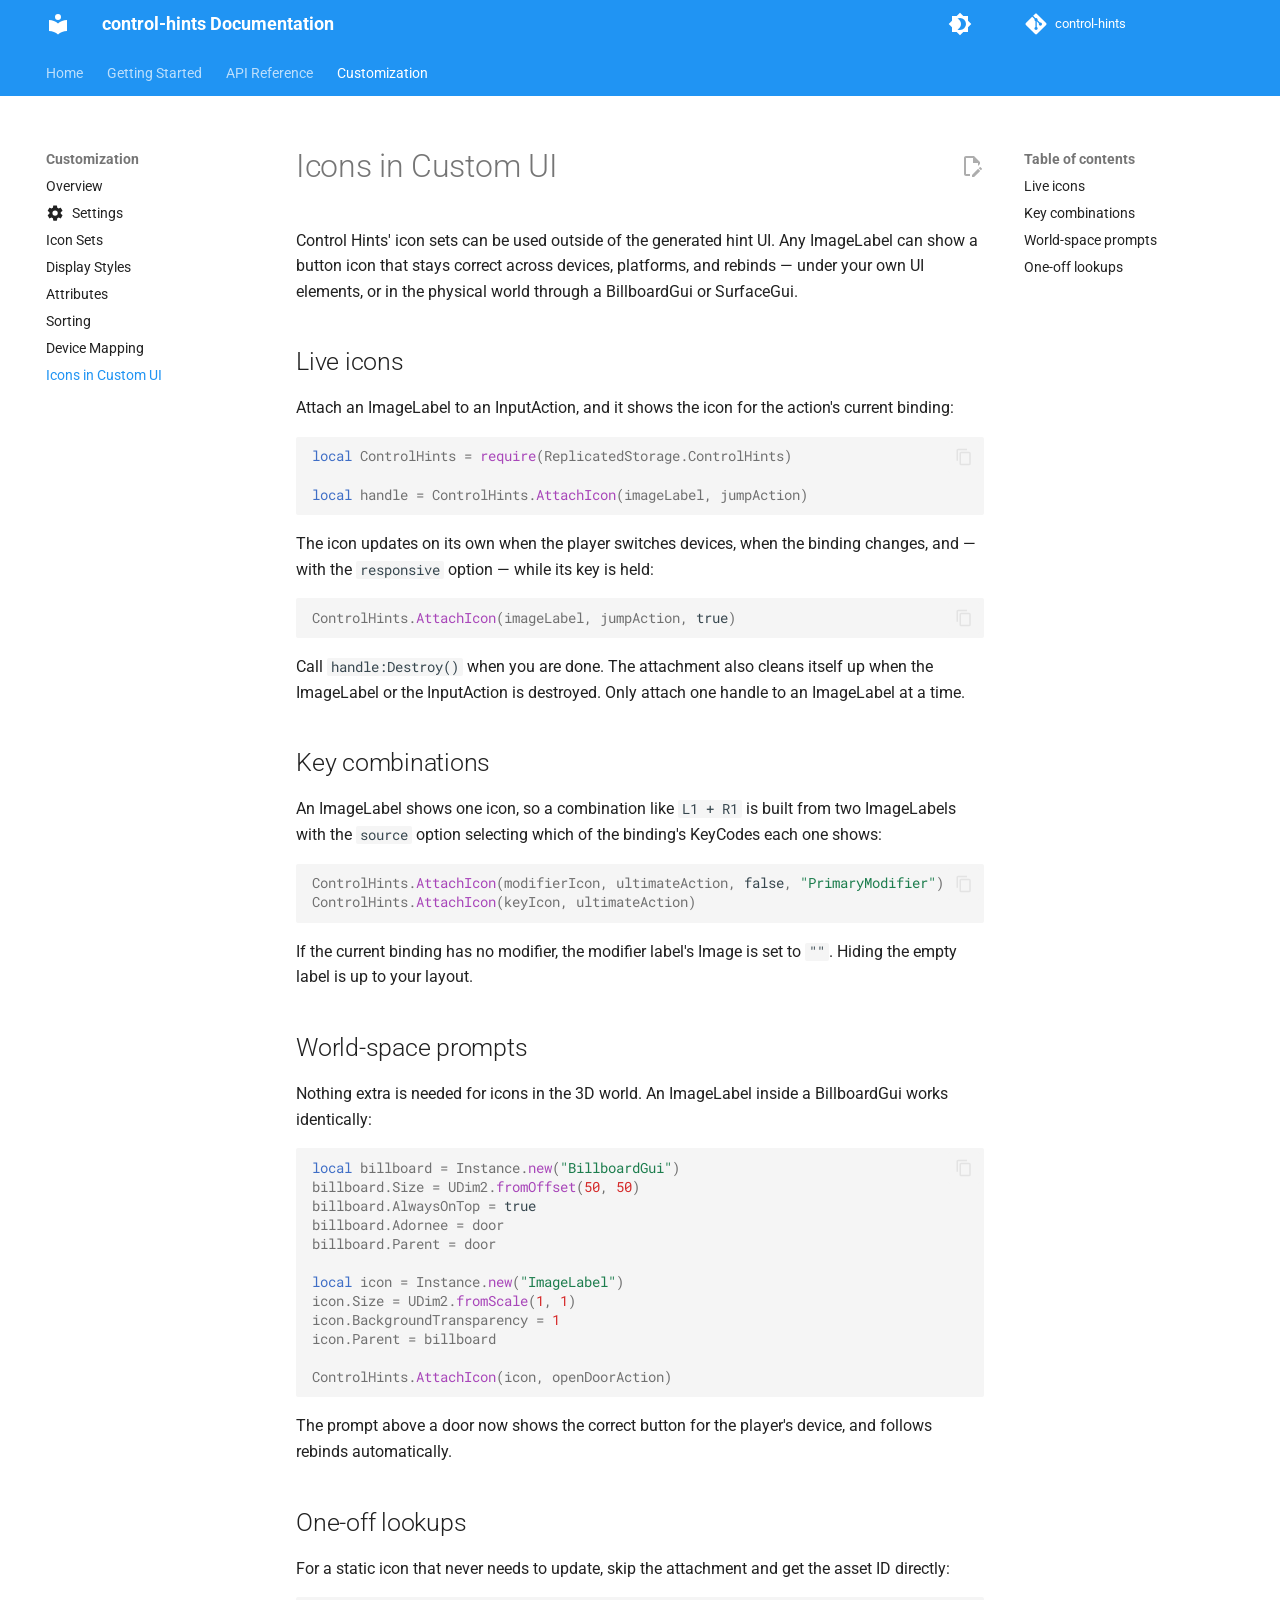
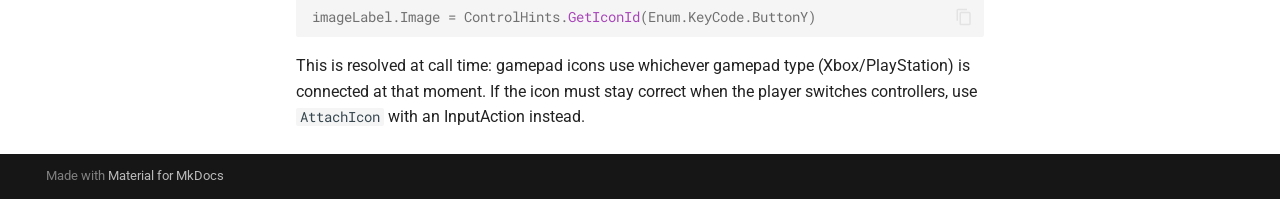
<file: customization/custom-ui-icons/index.html>
<!doctype html>
<html lang="en" class="no-js">
  <head>
    
      <meta charset="utf-8">
      <meta name="viewport" content="width=device-width,initial-scale=1">
      
        <meta name="description" content="A modern Luau module for simplified Roblox control hints with Input Action System integration">
      
      
        <meta name="author" content="btc7274">
      
      
        <link rel="canonical" href="https://btc7274.github.io/control-hints/customization/custom-ui-icons/">
      
      
        <link rel="prev" href="../device-mapping/">
      
      
      
        
      
      
      <link rel="icon" href="../../assets/images/favicon.png">
      <meta name="generator" content="mkdocs-1.6.1, mkdocs-material-9.7.6">
    
    
      
        <title>Icons in Custom UI - control-hints Documentation</title>
      
    
    
      <link rel="stylesheet" href="../../assets/stylesheets/main.484c7ddc.min.css">
      
        
        <link rel="stylesheet" href="../../assets/stylesheets/palette.ab4e12ef.min.css">
      
      


    
    
      
    
    
      
        
        
        
        <link rel="stylesheet" href="../../assets/external/fonts.googleapis.com/css.49ea35f2.css">
        <style>:root{--md-text-font:"Roboto";--md-code-font:"Roboto Mono"}</style>
      
    
    
      <link rel="stylesheet" href="../../stylesheets/extra.css">
    
    <script>__md_scope=new URL("../..",location),__md_hash=e=>[...e].reduce(((e,_)=>(e<<5)-e+_.charCodeAt(0)),0),__md_get=(e,_=localStorage,t=__md_scope)=>JSON.parse(_.getItem(t.pathname+"."+e)),__md_set=(e,_,t=localStorage,a=__md_scope)=>{try{t.setItem(a.pathname+"."+e,JSON.stringify(_))}catch(e){}}</script>
    
      

    
    
  </head>
  
  
    
    
      
    
    
    
    
    <body dir="ltr" data-md-color-scheme="default" data-md-color-primary="blue" data-md-color-accent="indigo">
  
    
    <input class="md-toggle" data-md-toggle="drawer" type="checkbox" id="__drawer" autocomplete="off">
    <input class="md-toggle" data-md-toggle="search" type="checkbox" id="__search" autocomplete="off">
    <label class="md-overlay" for="__drawer"></label>
    <div data-md-component="skip">
      
        
        <a href="#icons-in-custom-ui" class="md-skip">
          Skip to content
        </a>
      
    </div>
    <div data-md-component="announce">
      
    </div>
    
    
      

<header class="md-header" data-md-component="header">
  <nav class="md-header__inner md-grid" aria-label="Header">
    <a href="../.." title="control-hints Documentation" class="md-header__button md-logo" aria-label="control-hints Documentation" data-md-component="logo">
      
  
  <svg xmlns="http://www.w3.org/2000/svg" viewBox="0 0 24 24"><path d="M12 8a3 3 0 0 0 3-3 3 3 0 0 0-3-3 3 3 0 0 0-3 3 3 3 0 0 0 3 3m0 3.54C9.64 9.35 6.5 8 3 8v11c3.5 0 6.64 1.35 9 3.54 2.36-2.19 5.5-3.54 9-3.54V8c-3.5 0-6.64 1.35-9 3.54"/></svg>

    </a>
    <label class="md-header__button md-icon" for="__drawer">
      
      <svg xmlns="http://www.w3.org/2000/svg" viewBox="0 0 24 24"><path d="M3 6h18v2H3zm0 5h18v2H3zm0 5h18v2H3z"/></svg>
    </label>
    <div class="md-header__title" data-md-component="header-title">
      <div class="md-header__ellipsis">
        <div class="md-header__topic">
          <span class="md-ellipsis">
            control-hints Documentation
          </span>
        </div>
        <div class="md-header__topic" data-md-component="header-topic">
          <span class="md-ellipsis">
            
              Icons in Custom UI
            
          </span>
        </div>
      </div>
    </div>
    
      
        <form class="md-header__option" data-md-component="palette">
  
    
    
    
    <input class="md-option" data-md-color-media="" data-md-color-scheme="default" data-md-color-primary="blue" data-md-color-accent="indigo"  aria-label="Switch to dark mode"  type="radio" name="__palette" id="__palette_0">
    
      <label class="md-header__button md-icon" title="Switch to dark mode" for="__palette_1" hidden>
        <svg xmlns="http://www.w3.org/2000/svg" viewBox="0 0 24 24"><path d="M12 18c-.89 0-1.74-.2-2.5-.55C11.56 16.5 13 14.42 13 12s-1.44-4.5-3.5-5.45C10.26 6.2 11.11 6 12 6a6 6 0 0 1 6 6 6 6 0 0 1-6 6m8-9.31V4h-4.69L12 .69 8.69 4H4v4.69L.69 12 4 15.31V20h4.69L12 23.31 15.31 20H20v-4.69L23.31 12z"/></svg>
      </label>
    
  
    
    
    
    <input class="md-option" data-md-color-media="" data-md-color-scheme="slate" data-md-color-primary="blue" data-md-color-accent="indigo"  aria-label="Switch to light mode"  type="radio" name="__palette" id="__palette_1">
    
      <label class="md-header__button md-icon" title="Switch to light mode" for="__palette_0" hidden>
        <svg xmlns="http://www.w3.org/2000/svg" viewBox="0 0 24 24"><path d="M12 8a4 4 0 0 0-4 4 4 4 0 0 0 4 4 4 4 0 0 0 4-4 4 4 0 0 0-4-4m0 10a6 6 0 0 1-6-6 6 6 0 0 1 6-6 6 6 0 0 1 6 6 6 6 0 0 1-6 6m8-9.31V4h-4.69L12 .69 8.69 4H4v4.69L.69 12 4 15.31V20h4.69L12 23.31 15.31 20H20v-4.69L23.31 12z"/></svg>
      </label>
    
  
</form>
      
    
    
      <script>var palette=__md_get("__palette");if(palette&&palette.color){if("(prefers-color-scheme)"===palette.color.media){var media=matchMedia("(prefers-color-scheme: light)"),input=document.querySelector(media.matches?"[data-md-color-media='(prefers-color-scheme: light)']":"[data-md-color-media='(prefers-color-scheme: dark)']");palette.color.media=input.getAttribute("data-md-color-media"),palette.color.scheme=input.getAttribute("data-md-color-scheme"),palette.color.primary=input.getAttribute("data-md-color-primary"),palette.color.accent=input.getAttribute("data-md-color-accent")}for(var[key,value]of Object.entries(palette.color))document.body.setAttribute("data-md-color-"+key,value)}</script>
    
    
    
    
      <div class="md-header__source">
        <a href="https://github.com/btc7274/control-hints" title="Go to repository" class="md-source" data-md-component="source" target="_blank" rel="noopener">
  <div class="md-source__icon md-icon">
    
    <svg xmlns="http://www.w3.org/2000/svg" viewBox="0 0 448 512"><!--! Font Awesome Free 7.1.0 by @fontawesome - https://fontawesome.com License - https://fontawesome.com/license/free (Icons: CC BY 4.0, Fonts: SIL OFL 1.1, Code: MIT License) Copyright 2025 Fonticons, Inc.--><path d="M439.6 236.1 244 40.5c-5.4-5.5-12.8-8.5-20.4-8.5s-15 3-20.4 8.4L162.5 81l51.5 51.5c27.1-9.1 52.7 16.8 43.4 43.7l49.7 49.7c34.2-11.8 61.2 31 35.5 56.7-26.5 26.5-70.2-2.9-56-37.3L240.3 199v121.9c25.3 12.5 22.3 41.8 9.1 55-6.4 6.4-15.2 10.1-24.3 10.1s-17.8-3.6-24.3-10.1c-17.6-17.6-11.1-46.9 11.2-56v-123c-20.8-8.5-24.6-30.7-18.6-45L142.6 101 8.5 235.1C3 240.6 0 247.9 0 255.5s3 15 8.5 20.4l195.6 195.7c5.4 5.4 12.7 8.4 20.4 8.4s15-3 20.4-8.4l194.7-194.7c5.4-5.4 8.4-12.8 8.4-20.4s-3-15-8.4-20.4"/></svg>
  </div>
  <div class="md-source__repository">
    control-hints
  </div>
</a>
      </div>
    
  </nav>
  
</header>
    
    <div class="md-container" data-md-component="container">
      
      
        
          
            
<nav class="md-tabs" aria-label="Tabs" data-md-component="tabs">
  <div class="md-grid">
    <ul class="md-tabs__list">
      
        
  
  
  
  
    <li class="md-tabs__item">
      <a href="../.." class="md-tabs__link">
        
  
  
    
  
  Home

      </a>
    </li>
  

      
        
  
  
  
  
    <li class="md-tabs__item">
      <a href="../../getting-started/" class="md-tabs__link">
        
  
  
    
  
  Getting Started

      </a>
    </li>
  

      
        
  
  
  
  
    <li class="md-tabs__item">
      <a href="../../api-reference/" class="md-tabs__link">
        
  
  
    
  
  API Reference

      </a>
    </li>
  

      
        
  
  
  
    
  
  
    
    
      <li class="md-tabs__item md-tabs__item--active">
        <a href="../" class="md-tabs__link">
          
  
  
  Customization

        </a>
      </li>
    
  

      
    </ul>
  </div>
</nav>
          
        
      
      <main class="md-main" data-md-component="main">
        <div class="md-main__inner md-grid">
          
            
              
              <div class="md-sidebar md-sidebar--primary" data-md-component="sidebar" data-md-type="navigation" >
                <div class="md-sidebar__scrollwrap">
                  <div class="md-sidebar__inner">
                    


  


<nav class="md-nav md-nav--primary md-nav--lifted" aria-label="Navigation" data-md-level="0">
  <label class="md-nav__title" for="__drawer">
    <a href="../.." title="control-hints Documentation" class="md-nav__button md-logo" aria-label="control-hints Documentation" data-md-component="logo">
      
  
  <svg xmlns="http://www.w3.org/2000/svg" viewBox="0 0 24 24"><path d="M12 8a3 3 0 0 0 3-3 3 3 0 0 0-3-3 3 3 0 0 0-3 3 3 3 0 0 0 3 3m0 3.54C9.64 9.35 6.5 8 3 8v11c3.5 0 6.64 1.35 9 3.54 2.36-2.19 5.5-3.54 9-3.54V8c-3.5 0-6.64 1.35-9 3.54"/></svg>

    </a>
    control-hints Documentation
  </label>
  
    <div class="md-nav__source">
      <a href="https://github.com/btc7274/control-hints" title="Go to repository" class="md-source" data-md-component="source" target="_blank" rel="noopener">
  <div class="md-source__icon md-icon">
    
    <svg xmlns="http://www.w3.org/2000/svg" viewBox="0 0 448 512"><!--! Font Awesome Free 7.1.0 by @fontawesome - https://fontawesome.com License - https://fontawesome.com/license/free (Icons: CC BY 4.0, Fonts: SIL OFL 1.1, Code: MIT License) Copyright 2025 Fonticons, Inc.--><path d="M439.6 236.1 244 40.5c-5.4-5.5-12.8-8.5-20.4-8.5s-15 3-20.4 8.4L162.5 81l51.5 51.5c27.1-9.1 52.7 16.8 43.4 43.7l49.7 49.7c34.2-11.8 61.2 31 35.5 56.7-26.5 26.5-70.2-2.9-56-37.3L240.3 199v121.9c25.3 12.5 22.3 41.8 9.1 55-6.4 6.4-15.2 10.1-24.3 10.1s-17.8-3.6-24.3-10.1c-17.6-17.6-11.1-46.9 11.2-56v-123c-20.8-8.5-24.6-30.7-18.6-45L142.6 101 8.5 235.1C3 240.6 0 247.9 0 255.5s3 15 8.5 20.4l195.6 195.7c5.4 5.4 12.7 8.4 20.4 8.4s15-3 20.4-8.4l194.7-194.7c5.4-5.4 8.4-12.8 8.4-20.4s-3-15-8.4-20.4"/></svg>
  </div>
  <div class="md-source__repository">
    control-hints
  </div>
</a>
    </div>
  
  <ul class="md-nav__list" data-md-scrollfix>
    
      
      
  
  
  
  
    <li class="md-nav__item">
      <a href="../.." class="md-nav__link">
        
  
  
  <span class="md-ellipsis">
    
  
    Home
  

    
  </span>
  
  

      </a>
    </li>
  

    
      
      
  
  
  
  
    <li class="md-nav__item">
      <a href="../../getting-started/" class="md-nav__link">
        
  
  
  <span class="md-ellipsis">
    
  
    Getting Started
  

    
  </span>
  
  

      </a>
    </li>
  

    
      
      
  
  
  
  
    <li class="md-nav__item">
      <a href="../../api-reference/" class="md-nav__link">
        
  
  
  <span class="md-ellipsis">
    
  
    API Reference
  

    
  </span>
  
  

      </a>
    </li>
  

    
      
      
  
  
    
  
  
  
    
    
    
    
      
        
        
      
      
        
      
    
    
    <li class="md-nav__item md-nav__item--active md-nav__item--section md-nav__item--nested">
      
        
        
        <input class="md-nav__toggle md-toggle " type="checkbox" id="__nav_4" checked>
        
          
          <label class="md-nav__link" for="__nav_4" id="__nav_4_label" tabindex="">
            
  
  
  <span class="md-ellipsis">
    
  
    Customization
  

    
  </span>
  
  

            <span class="md-nav__icon md-icon"></span>
          </label>
        
        <nav class="md-nav" data-md-level="1" aria-labelledby="__nav_4_label" aria-expanded="true">
          <label class="md-nav__title" for="__nav_4">
            <span class="md-nav__icon md-icon"></span>
            
  
    Customization
  

          </label>
          <ul class="md-nav__list" data-md-scrollfix>
            
              
                
  
  
  
  
    <li class="md-nav__item">
      <a href="../" class="md-nav__link">
        
  
  
  <span class="md-ellipsis">
    
  
    Overview
  

    
  </span>
  
  

      </a>
    </li>
  

              
            
              
                
  
  
  
  
    <li class="md-nav__item">
      <a href="../settings/" class="md-nav__link">
        
  
  
    <svg xmlns="http://www.w3.org/2000/svg" viewBox="0 0 24 24"><path d="M12 15.5A3.5 3.5 0 0 1 8.5 12 3.5 3.5 0 0 1 12 8.5a3.5 3.5 0 0 1 3.5 3.5 3.5 3.5 0 0 1-3.5 3.5m7.43-2.53c.04-.32.07-.64.07-.97s-.03-.66-.07-1l2.11-1.63c.19-.15.24-.42.12-.64l-2-3.46c-.12-.22-.39-.31-.61-.22l-2.49 1c-.52-.39-1.06-.73-1.69-.98l-.37-2.65A.506.506 0 0 0 14 2h-4c-.25 0-.46.18-.5.42l-.37 2.65c-.63.25-1.17.59-1.69.98l-2.49-1c-.22-.09-.49 0-.61.22l-2 3.46c-.13.22-.07.49.12.64L4.57 11c-.04.34-.07.67-.07 1s.03.65.07.97l-2.11 1.66c-.19.15-.25.42-.12.64l2 3.46c.12.22.39.3.61.22l2.49-1.01c.52.4 1.06.74 1.69.99l.37 2.65c.04.24.25.42.5.42h4c.25 0 .46-.18.5-.42l.37-2.65c.63-.26 1.17-.59 1.69-.99l2.49 1.01c.22.08.49 0 .61-.22l2-3.46c.12-.22.07-.49-.12-.64z"/></svg>
  
  <span class="md-ellipsis">
    
  
    Settings
  

    
  </span>
  
  

      </a>
    </li>
  

              
            
              
                
  
  
  
  
    <li class="md-nav__item">
      <a href="../icon-sets/" class="md-nav__link">
        
  
  
  <span class="md-ellipsis">
    
  
    Icon Sets
  

    
  </span>
  
  

      </a>
    </li>
  

              
            
              
                
  
  
  
  
    <li class="md-nav__item">
      <a href="../display-styles/" class="md-nav__link">
        
  
  
  <span class="md-ellipsis">
    
  
    Display Styles
  

    
  </span>
  
  

      </a>
    </li>
  

              
            
              
                
  
  
  
  
    <li class="md-nav__item">
      <a href="../attributes/" class="md-nav__link">
        
  
  
  <span class="md-ellipsis">
    
  
    Attributes
  

    
  </span>
  
  

      </a>
    </li>
  

              
            
              
                
  
  
  
  
    <li class="md-nav__item">
      <a href="../sorting/" class="md-nav__link">
        
  
  
  <span class="md-ellipsis">
    
  
    Sorting
  

    
  </span>
  
  

      </a>
    </li>
  

              
            
              
                
  
  
  
  
    <li class="md-nav__item">
      <a href="../device-mapping/" class="md-nav__link">
        
  
  
  <span class="md-ellipsis">
    
  
    Device Mapping
  

    
  </span>
  
  

      </a>
    </li>
  

              
            
              
                
  
  
    
  
  
  
    <li class="md-nav__item md-nav__item--active">
      
      <input class="md-nav__toggle md-toggle" type="checkbox" id="__toc">
      
      
        
      
      
        <label class="md-nav__link md-nav__link--active" for="__toc">
          
  
  
  <span class="md-ellipsis">
    
  
    Icons in Custom UI
  

    
  </span>
  
  

          <span class="md-nav__icon md-icon"></span>
        </label>
      
      <a href="./" class="md-nav__link md-nav__link--active">
        
  
  
  <span class="md-ellipsis">
    
  
    Icons in Custom UI
  

    
  </span>
  
  

      </a>
      
        

<nav class="md-nav md-nav--secondary" aria-label="Table of contents">
  
  
  
    
  
  
    <label class="md-nav__title" for="__toc">
      <span class="md-nav__icon md-icon"></span>
      Table of contents
    </label>
    <ul class="md-nav__list" data-md-component="toc" data-md-scrollfix>
      
        <li class="md-nav__item">
  <a href="#live-icons" class="md-nav__link">
    <span class="md-ellipsis">
      
        Live icons
      
    </span>
  </a>
  
</li>
      
        <li class="md-nav__item">
  <a href="#key-combinations" class="md-nav__link">
    <span class="md-ellipsis">
      
        Key combinations
      
    </span>
  </a>
  
</li>
      
        <li class="md-nav__item">
  <a href="#world-space-prompts" class="md-nav__link">
    <span class="md-ellipsis">
      
        World-space prompts
      
    </span>
  </a>
  
</li>
      
        <li class="md-nav__item">
  <a href="#one-off-lookups" class="md-nav__link">
    <span class="md-ellipsis">
      
        One-off lookups
      
    </span>
  </a>
  
</li>
      
    </ul>
  
</nav>
      
    </li>
  

              
            
          </ul>
        </nav>
      
    </li>
  

    
  </ul>
</nav>
                  </div>
                </div>
              </div>
            
            
              
              <div class="md-sidebar md-sidebar--secondary" data-md-component="sidebar" data-md-type="toc" >
                <div class="md-sidebar__scrollwrap">
                  <div class="md-sidebar__inner">
                    

<nav class="md-nav md-nav--secondary" aria-label="Table of contents">
  
  
  
    
  
  
    <label class="md-nav__title" for="__toc">
      <span class="md-nav__icon md-icon"></span>
      Table of contents
    </label>
    <ul class="md-nav__list" data-md-component="toc" data-md-scrollfix>
      
        <li class="md-nav__item">
  <a href="#live-icons" class="md-nav__link">
    <span class="md-ellipsis">
      
        Live icons
      
    </span>
  </a>
  
</li>
      
        <li class="md-nav__item">
  <a href="#key-combinations" class="md-nav__link">
    <span class="md-ellipsis">
      
        Key combinations
      
    </span>
  </a>
  
</li>
      
        <li class="md-nav__item">
  <a href="#world-space-prompts" class="md-nav__link">
    <span class="md-ellipsis">
      
        World-space prompts
      
    </span>
  </a>
  
</li>
      
        <li class="md-nav__item">
  <a href="#one-off-lookups" class="md-nav__link">
    <span class="md-ellipsis">
      
        One-off lookups
      
    </span>
  </a>
  
</li>
      
    </ul>
  
</nav>
                  </div>
                </div>
              </div>
            
          
          
            <div class="md-content" data-md-component="content">
              
              <article class="md-content__inner md-typeset">
                
                  


  
    <a href="https://github.com/btc7274/control-hints/edit/main/docs/customization/custom-ui-icons.md" title="Edit this page" class="md-content__button md-icon" rel="edit noopener" target="_blank">
      
      <svg xmlns="http://www.w3.org/2000/svg" viewBox="0 0 24 24"><path d="M10 20H6V4h7v5h5v3.1l2-2V8l-6-6H6c-1.1 0-2 .9-2 2v16c0 1.1.9 2 2 2h4zm10.2-7c.1 0 .3.1.4.2l1.3 1.3c.2.2.2.6 0 .8l-1 1-2.1-2.1 1-1c.1-.1.2-.2.4-.2m0 3.9L14.1 23H12v-2.1l6.1-6.1z"/></svg>
    </a>
  
  


<h1 id="icons-in-custom-ui">Icons in Custom UI</h1>
<p>Control Hints' icon sets can be used outside of the generated hint UI. Any ImageLabel can show a button icon that stays correct across devices, platforms, and rebinds — under your own UI elements, or in the physical world through a BillboardGui or SurfaceGui.</p>
<h2 id="live-icons">Live icons</h2>
<p>Attach an ImageLabel to an InputAction, and it shows the icon for the action's current binding:</p>
<div class="highlight"><pre><span></span><code><span id="__span-0-1"><a id="__codelineno-0-1" name="__codelineno-0-1" href="#__codelineno-0-1"></a><span class="kd">local</span><span class="w"> </span><span class="nv">ControlHints</span><span class="w"> </span><span class="o">=</span><span class="w"> </span><span class="nf">require</span><span class="p">(</span><span class="nv">ReplicatedStorage</span><span class="p">.</span><span class="nv">ControlHints</span><span class="p">)</span>
</span><span id="__span-0-2"><a id="__codelineno-0-2" name="__codelineno-0-2" href="#__codelineno-0-2"></a>
</span><span id="__span-0-3"><a id="__codelineno-0-3" name="__codelineno-0-3" href="#__codelineno-0-3"></a><span class="kd">local</span><span class="w"> </span><span class="nv">handle</span><span class="w"> </span><span class="o">=</span><span class="w"> </span><span class="nv">ControlHints</span><span class="p">.</span><span class="nf">AttachIcon</span><span class="p">(</span><span class="nv">imageLabel</span><span class="p">,</span><span class="w"> </span><span class="nv">jumpAction</span><span class="p">)</span>
</span></code></pre></div>
<p>The icon updates on its own when the player switches devices, when the binding changes, and — with the <code>responsive</code> option — while its key is held:</p>
<div class="highlight"><pre><span></span><code><span id="__span-1-1"><a id="__codelineno-1-1" name="__codelineno-1-1" href="#__codelineno-1-1"></a><span class="nv">ControlHints</span><span class="p">.</span><span class="nf">AttachIcon</span><span class="p">(</span><span class="nv">imageLabel</span><span class="p">,</span><span class="w"> </span><span class="nv">jumpAction</span><span class="p">,</span><span class="w"> </span><span class="kc">true</span><span class="p">)</span>
</span></code></pre></div>
<p>Call <code>handle:Destroy()</code> when you are done. The attachment also cleans itself up when the ImageLabel or the InputAction is destroyed. Only attach one handle to an ImageLabel at a time.</p>
<h2 id="key-combinations">Key combinations</h2>
<p>An ImageLabel shows one icon, so a combination like <code>L1 + R1</code> is built from two ImageLabels with the <code>source</code> option selecting which of the binding's KeyCodes each one shows:</p>
<div class="highlight"><pre><span></span><code><span id="__span-2-1"><a id="__codelineno-2-1" name="__codelineno-2-1" href="#__codelineno-2-1"></a><span class="nv">ControlHints</span><span class="p">.</span><span class="nf">AttachIcon</span><span class="p">(</span><span class="nv">modifierIcon</span><span class="p">,</span><span class="w"> </span><span class="nv">ultimateAction</span><span class="p">,</span><span class="w"> </span><span class="kc">false</span><span class="p">,</span><span class="w"> </span><span class="s2">"PrimaryModifier"</span><span class="p">)</span>
</span><span id="__span-2-2"><a id="__codelineno-2-2" name="__codelineno-2-2" href="#__codelineno-2-2"></a><span class="nv">ControlHints</span><span class="p">.</span><span class="nf">AttachIcon</span><span class="p">(</span><span class="nv">keyIcon</span><span class="p">,</span><span class="w"> </span><span class="nv">ultimateAction</span><span class="p">)</span>
</span></code></pre></div>
<p>If the current binding has no modifier, the modifier label's Image is set to <code>""</code>. Hiding the empty label is up to your layout.</p>
<h2 id="world-space-prompts">World-space prompts</h2>
<p>Nothing extra is needed for icons in the 3D world. An ImageLabel inside a BillboardGui works identically:</p>
<div class="highlight"><pre><span></span><code><span id="__span-3-1"><a id="__codelineno-3-1" name="__codelineno-3-1" href="#__codelineno-3-1"></a><span class="kd">local</span><span class="w"> </span><span class="nv">billboard</span><span class="w"> </span><span class="o">=</span><span class="w"> </span><span class="nv">Instance</span><span class="p">.</span><span class="nf">new</span><span class="p">(</span><span class="s2">"BillboardGui"</span><span class="p">)</span>
</span><span id="__span-3-2"><a id="__codelineno-3-2" name="__codelineno-3-2" href="#__codelineno-3-2"></a><span class="nv">billboard</span><span class="p">.</span><span class="nv">Size</span><span class="w"> </span><span class="o">=</span><span class="w"> </span><span class="nv">UDim2</span><span class="p">.</span><span class="nf">fromOffset</span><span class="p">(</span><span class="mf">50</span><span class="p">,</span><span class="w"> </span><span class="mf">50</span><span class="p">)</span>
</span><span id="__span-3-3"><a id="__codelineno-3-3" name="__codelineno-3-3" href="#__codelineno-3-3"></a><span class="nv">billboard</span><span class="p">.</span><span class="nv">AlwaysOnTop</span><span class="w"> </span><span class="o">=</span><span class="w"> </span><span class="kc">true</span>
</span><span id="__span-3-4"><a id="__codelineno-3-4" name="__codelineno-3-4" href="#__codelineno-3-4"></a><span class="nv">billboard</span><span class="p">.</span><span class="nv">Adornee</span><span class="w"> </span><span class="o">=</span><span class="w"> </span><span class="nv">door</span>
</span><span id="__span-3-5"><a id="__codelineno-3-5" name="__codelineno-3-5" href="#__codelineno-3-5"></a><span class="nv">billboard</span><span class="p">.</span><span class="nv">Parent</span><span class="w"> </span><span class="o">=</span><span class="w"> </span><span class="nv">door</span>
</span><span id="__span-3-6"><a id="__codelineno-3-6" name="__codelineno-3-6" href="#__codelineno-3-6"></a>
</span><span id="__span-3-7"><a id="__codelineno-3-7" name="__codelineno-3-7" href="#__codelineno-3-7"></a><span class="kd">local</span><span class="w"> </span><span class="nv">icon</span><span class="w"> </span><span class="o">=</span><span class="w"> </span><span class="nv">Instance</span><span class="p">.</span><span class="nf">new</span><span class="p">(</span><span class="s2">"ImageLabel"</span><span class="p">)</span>
</span><span id="__span-3-8"><a id="__codelineno-3-8" name="__codelineno-3-8" href="#__codelineno-3-8"></a><span class="nv">icon</span><span class="p">.</span><span class="nv">Size</span><span class="w"> </span><span class="o">=</span><span class="w"> </span><span class="nv">UDim2</span><span class="p">.</span><span class="nf">fromScale</span><span class="p">(</span><span class="mf">1</span><span class="p">,</span><span class="w"> </span><span class="mf">1</span><span class="p">)</span>
</span><span id="__span-3-9"><a id="__codelineno-3-9" name="__codelineno-3-9" href="#__codelineno-3-9"></a><span class="nv">icon</span><span class="p">.</span><span class="nv">BackgroundTransparency</span><span class="w"> </span><span class="o">=</span><span class="w"> </span><span class="mf">1</span>
</span><span id="__span-3-10"><a id="__codelineno-3-10" name="__codelineno-3-10" href="#__codelineno-3-10"></a><span class="nv">icon</span><span class="p">.</span><span class="nv">Parent</span><span class="w"> </span><span class="o">=</span><span class="w"> </span><span class="nv">billboard</span>
</span><span id="__span-3-11"><a id="__codelineno-3-11" name="__codelineno-3-11" href="#__codelineno-3-11"></a>
</span><span id="__span-3-12"><a id="__codelineno-3-12" name="__codelineno-3-12" href="#__codelineno-3-12"></a><span class="nv">ControlHints</span><span class="p">.</span><span class="nf">AttachIcon</span><span class="p">(</span><span class="nv">icon</span><span class="p">,</span><span class="w"> </span><span class="nv">openDoorAction</span><span class="p">)</span>
</span></code></pre></div>
<p>The prompt above a door now shows the correct button for the player's device, and follows rebinds automatically.</p>
<h2 id="one-off-lookups">One-off lookups</h2>
<p>For a static icon that never needs to update, skip the attachment and get the asset ID directly:</p>
<div class="highlight"><pre><span></span><code><span id="__span-4-1"><a id="__codelineno-4-1" name="__codelineno-4-1" href="#__codelineno-4-1"></a><span class="nv">imageLabel</span><span class="p">.</span><span class="nv">Image</span><span class="w"> </span><span class="o">=</span><span class="w"> </span><span class="nv">ControlHints</span><span class="p">.</span><span class="nf">GetIconId</span><span class="p">(</span><span class="nv">Enum</span><span class="p">.</span><span class="nv">KeyCode</span><span class="p">.</span><span class="nv">ButtonY</span><span class="p">)</span>
</span></code></pre></div>
<p>This is resolved at call time: gamepad icons use whichever gamepad type (Xbox/PlayStation) is connected at that moment. If the icon must stay correct when the player switches controllers, use <code>AttachIcon</code> with an InputAction instead.</p>












                
              </article>
            </div>
          
          
<script>var target=document.getElementById(location.hash.slice(1));target&&target.name&&(target.checked=target.name.startsWith("__tabbed_"))</script>
        </div>
        
          <button type="button" class="md-top md-icon" data-md-component="top" hidden>
  
  <svg xmlns="http://www.w3.org/2000/svg" viewBox="0 0 24 24"><path d="M13 20h-2V8l-5.5 5.5-1.42-1.42L12 4.16l7.92 7.92-1.42 1.42L13 8z"/></svg>
  Back to top
</button>
        
      </main>
      
        <footer class="md-footer">
  
  <div class="md-footer-meta md-typeset">
    <div class="md-footer-meta__inner md-grid">
      <div class="md-copyright">
  
  
    Made with
    <a href="https://squidfunk.github.io/mkdocs-material/" target="_blank" rel="noopener">
      Material for MkDocs
    </a>
  
</div>
      
    </div>
  </div>
</footer>
      
    </div>
    <div class="md-dialog" data-md-component="dialog">
      <div class="md-dialog__inner md-typeset"></div>
    </div>
    
    
    
      
      
      <script id="__config" type="application/json">{"annotate": null, "base": "../..", "features": ["navigation.tabs", "navigation.sections", "navigation.top", "search.suggest", "search.share", "content.code.annotate", "content.code.copy", "content.action.edit", "content.tooltips"], "search": "../../assets/javascripts/workers/search.2c215733.min.js", "tags": null, "translations": {"clipboard.copied": "Copied to clipboard", "clipboard.copy": "Copy to clipboard", "search.result.more.one": "1 more on this page", "search.result.more.other": "# more on this page", "search.result.none": "No matching documents", "search.result.one": "1 matching document", "search.result.other": "# matching documents", "search.result.placeholder": "Type to start searching", "search.result.term.missing": "Missing", "select.version": "Select version"}, "version": null}</script>
    
    
      <script src="../../assets/javascripts/bundle.79ae519e.min.js"></script>
      
    
  </body>
</html>
</file>
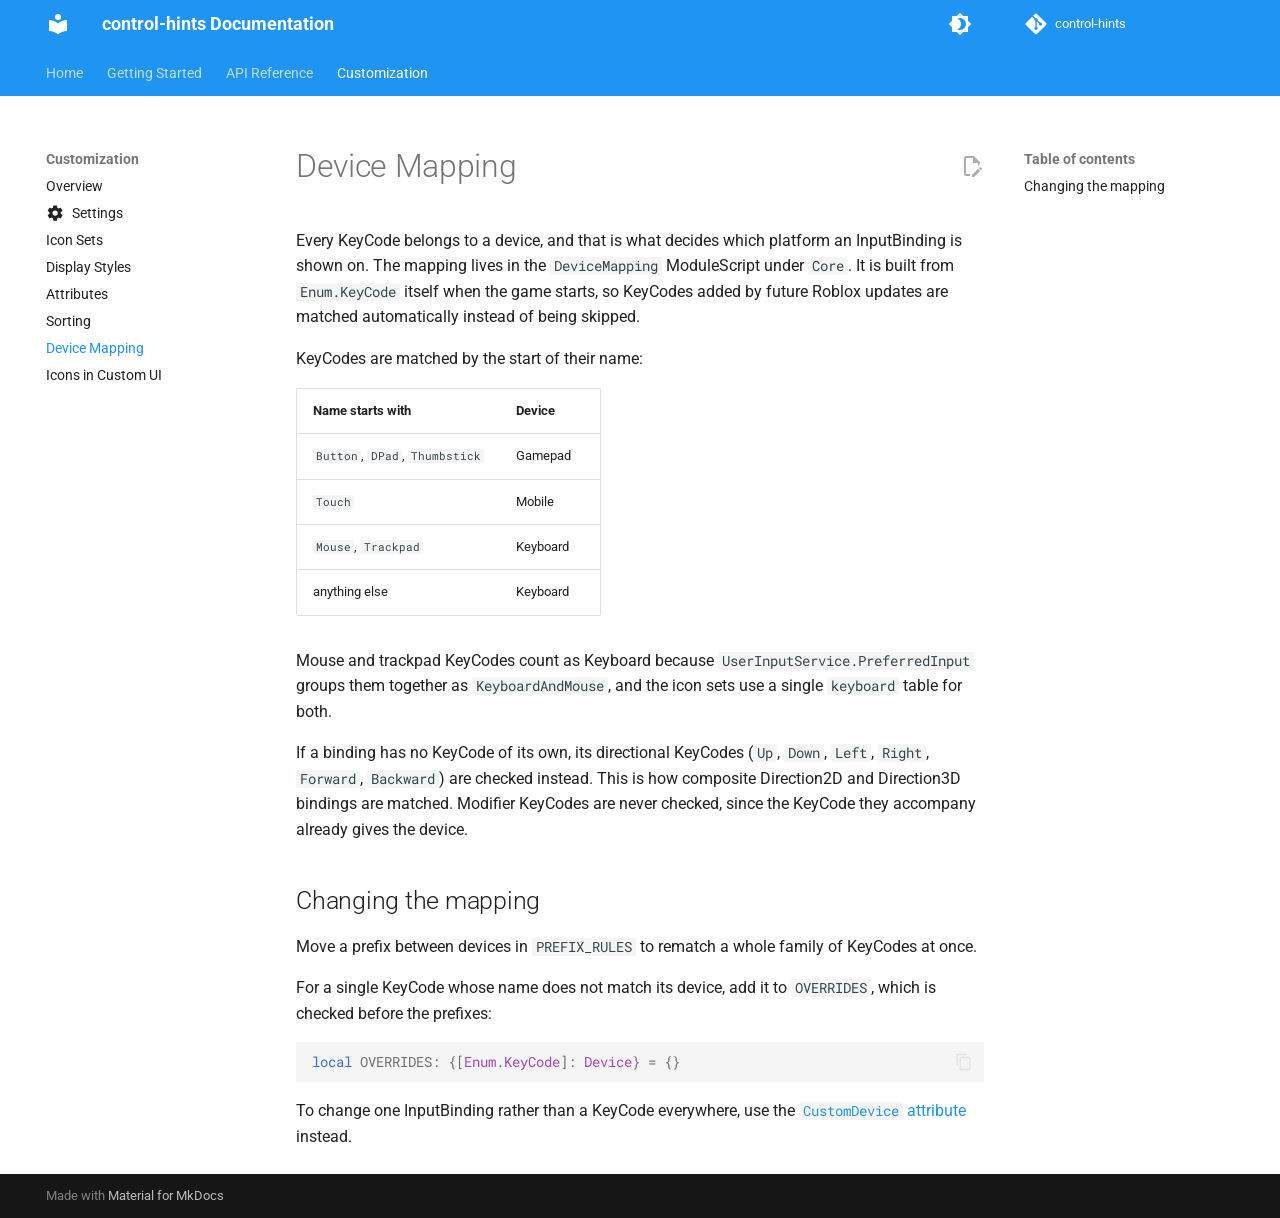
<file: customization/device-mapping/index.html>
<!doctype html>
<html lang="en" class="no-js">
  <head>
    
      <meta charset="utf-8">
      <meta name="viewport" content="width=device-width,initial-scale=1">
      
        <meta name="description" content="A modern Luau module for simplified Roblox control hints with Input Action System integration">
      
      
        <meta name="author" content="btc7274">
      
      
        <link rel="canonical" href="https://btc7274.github.io/control-hints/customization/device-mapping/">
      
      
        <link rel="prev" href="../sorting/">
      
      
        <link rel="next" href="../custom-ui-icons/">
      
      
        
      
      
      <link rel="icon" href="../../assets/images/favicon.png">
      <meta name="generator" content="mkdocs-1.6.1, mkdocs-material-9.7.6">
    
    
      
        <title>Device Mapping - control-hints Documentation</title>
      
    
    
      <link rel="stylesheet" href="../../assets/stylesheets/main.484c7ddc.min.css">
      
        
        <link rel="stylesheet" href="../../assets/stylesheets/palette.ab4e12ef.min.css">
      
      


    
    
      
    
    
      
        
        
        
        <link rel="stylesheet" href="../../assets/external/fonts.googleapis.com/css.49ea35f2.css">
        <style>:root{--md-text-font:"Roboto";--md-code-font:"Roboto Mono"}</style>
      
    
    
      <link rel="stylesheet" href="../../stylesheets/extra.css">
    
    <script>__md_scope=new URL("../..",location),__md_hash=e=>[...e].reduce(((e,_)=>(e<<5)-e+_.charCodeAt(0)),0),__md_get=(e,_=localStorage,t=__md_scope)=>JSON.parse(_.getItem(t.pathname+"."+e)),__md_set=(e,_,t=localStorage,a=__md_scope)=>{try{t.setItem(a.pathname+"."+e,JSON.stringify(_))}catch(e){}}</script>
    
      

    
    
  </head>
  
  
    
    
      
    
    
    
    
    <body dir="ltr" data-md-color-scheme="default" data-md-color-primary="blue" data-md-color-accent="indigo">
  
    
    <input class="md-toggle" data-md-toggle="drawer" type="checkbox" id="__drawer" autocomplete="off">
    <input class="md-toggle" data-md-toggle="search" type="checkbox" id="__search" autocomplete="off">
    <label class="md-overlay" for="__drawer"></label>
    <div data-md-component="skip">
      
        
        <a href="#device-mapping" class="md-skip">
          Skip to content
        </a>
      
    </div>
    <div data-md-component="announce">
      
    </div>
    
    
      

<header class="md-header" data-md-component="header">
  <nav class="md-header__inner md-grid" aria-label="Header">
    <a href="../.." title="control-hints Documentation" class="md-header__button md-logo" aria-label="control-hints Documentation" data-md-component="logo">
      
  
  <svg xmlns="http://www.w3.org/2000/svg" viewBox="0 0 24 24"><path d="M12 8a3 3 0 0 0 3-3 3 3 0 0 0-3-3 3 3 0 0 0-3 3 3 3 0 0 0 3 3m0 3.54C9.64 9.35 6.5 8 3 8v11c3.5 0 6.64 1.35 9 3.54 2.36-2.19 5.5-3.54 9-3.54V8c-3.5 0-6.64 1.35-9 3.54"/></svg>

    </a>
    <label class="md-header__button md-icon" for="__drawer">
      
      <svg xmlns="http://www.w3.org/2000/svg" viewBox="0 0 24 24"><path d="M3 6h18v2H3zm0 5h18v2H3zm0 5h18v2H3z"/></svg>
    </label>
    <div class="md-header__title" data-md-component="header-title">
      <div class="md-header__ellipsis">
        <div class="md-header__topic">
          <span class="md-ellipsis">
            control-hints Documentation
          </span>
        </div>
        <div class="md-header__topic" data-md-component="header-topic">
          <span class="md-ellipsis">
            
              Device Mapping
            
          </span>
        </div>
      </div>
    </div>
    
      
        <form class="md-header__option" data-md-component="palette">
  
    
    
    
    <input class="md-option" data-md-color-media="" data-md-color-scheme="default" data-md-color-primary="blue" data-md-color-accent="indigo"  aria-label="Switch to dark mode"  type="radio" name="__palette" id="__palette_0">
    
      <label class="md-header__button md-icon" title="Switch to dark mode" for="__palette_1" hidden>
        <svg xmlns="http://www.w3.org/2000/svg" viewBox="0 0 24 24"><path d="M12 18c-.89 0-1.74-.2-2.5-.55C11.56 16.5 13 14.42 13 12s-1.44-4.5-3.5-5.45C10.26 6.2 11.11 6 12 6a6 6 0 0 1 6 6 6 6 0 0 1-6 6m8-9.31V4h-4.69L12 .69 8.69 4H4v4.69L.69 12 4 15.31V20h4.69L12 23.31 15.31 20H20v-4.69L23.31 12z"/></svg>
      </label>
    
  
    
    
    
    <input class="md-option" data-md-color-media="" data-md-color-scheme="slate" data-md-color-primary="blue" data-md-color-accent="indigo"  aria-label="Switch to light mode"  type="radio" name="__palette" id="__palette_1">
    
      <label class="md-header__button md-icon" title="Switch to light mode" for="__palette_0" hidden>
        <svg xmlns="http://www.w3.org/2000/svg" viewBox="0 0 24 24"><path d="M12 8a4 4 0 0 0-4 4 4 4 0 0 0 4 4 4 4 0 0 0 4-4 4 4 0 0 0-4-4m0 10a6 6 0 0 1-6-6 6 6 0 0 1 6-6 6 6 0 0 1 6 6 6 6 0 0 1-6 6m8-9.31V4h-4.69L12 .69 8.69 4H4v4.69L.69 12 4 15.31V20h4.69L12 23.31 15.31 20H20v-4.69L23.31 12z"/></svg>
      </label>
    
  
</form>
      
    
    
      <script>var palette=__md_get("__palette");if(palette&&palette.color){if("(prefers-color-scheme)"===palette.color.media){var media=matchMedia("(prefers-color-scheme: light)"),input=document.querySelector(media.matches?"[data-md-color-media='(prefers-color-scheme: light)']":"[data-md-color-media='(prefers-color-scheme: dark)']");palette.color.media=input.getAttribute("data-md-color-media"),palette.color.scheme=input.getAttribute("data-md-color-scheme"),palette.color.primary=input.getAttribute("data-md-color-primary"),palette.color.accent=input.getAttribute("data-md-color-accent")}for(var[key,value]of Object.entries(palette.color))document.body.setAttribute("data-md-color-"+key,value)}</script>
    
    
    
    
      <div class="md-header__source">
        <a href="https://github.com/btc7274/control-hints" title="Go to repository" class="md-source" data-md-component="source" target="_blank" rel="noopener">
  <div class="md-source__icon md-icon">
    
    <svg xmlns="http://www.w3.org/2000/svg" viewBox="0 0 448 512"><!--! Font Awesome Free 7.1.0 by @fontawesome - https://fontawesome.com License - https://fontawesome.com/license/free (Icons: CC BY 4.0, Fonts: SIL OFL 1.1, Code: MIT License) Copyright 2025 Fonticons, Inc.--><path d="M439.6 236.1 244 40.5c-5.4-5.5-12.8-8.5-20.4-8.5s-15 3-20.4 8.4L162.5 81l51.5 51.5c27.1-9.1 52.7 16.8 43.4 43.7l49.7 49.7c34.2-11.8 61.2 31 35.5 56.7-26.5 26.5-70.2-2.9-56-37.3L240.3 199v121.9c25.3 12.5 22.3 41.8 9.1 55-6.4 6.4-15.2 10.1-24.3 10.1s-17.8-3.6-24.3-10.1c-17.6-17.6-11.1-46.9 11.2-56v-123c-20.8-8.5-24.6-30.7-18.6-45L142.6 101 8.5 235.1C3 240.6 0 247.9 0 255.5s3 15 8.5 20.4l195.6 195.7c5.4 5.4 12.7 8.4 20.4 8.4s15-3 20.4-8.4l194.7-194.7c5.4-5.4 8.4-12.8 8.4-20.4s-3-15-8.4-20.4"/></svg>
  </div>
  <div class="md-source__repository">
    control-hints
  </div>
</a>
      </div>
    
  </nav>
  
</header>
    
    <div class="md-container" data-md-component="container">
      
      
        
          
            
<nav class="md-tabs" aria-label="Tabs" data-md-component="tabs">
  <div class="md-grid">
    <ul class="md-tabs__list">
      
        
  
  
  
  
    <li class="md-tabs__item">
      <a href="../.." class="md-tabs__link">
        
  
  
    
  
  Home

      </a>
    </li>
  

      
        
  
  
  
  
    <li class="md-tabs__item">
      <a href="../../getting-started/" class="md-tabs__link">
        
  
  
    
  
  Getting Started

      </a>
    </li>
  

      
        
  
  
  
  
    <li class="md-tabs__item">
      <a href="../../api-reference/" class="md-tabs__link">
        
  
  
    
  
  API Reference

      </a>
    </li>
  

      
        
  
  
  
    
  
  
    
    
      <li class="md-tabs__item md-tabs__item--active">
        <a href="../" class="md-tabs__link">
          
  
  
  Customization

        </a>
      </li>
    
  

      
    </ul>
  </div>
</nav>
          
        
      
      <main class="md-main" data-md-component="main">
        <div class="md-main__inner md-grid">
          
            
              
              <div class="md-sidebar md-sidebar--primary" data-md-component="sidebar" data-md-type="navigation" >
                <div class="md-sidebar__scrollwrap">
                  <div class="md-sidebar__inner">
                    


  


<nav class="md-nav md-nav--primary md-nav--lifted" aria-label="Navigation" data-md-level="0">
  <label class="md-nav__title" for="__drawer">
    <a href="../.." title="control-hints Documentation" class="md-nav__button md-logo" aria-label="control-hints Documentation" data-md-component="logo">
      
  
  <svg xmlns="http://www.w3.org/2000/svg" viewBox="0 0 24 24"><path d="M12 8a3 3 0 0 0 3-3 3 3 0 0 0-3-3 3 3 0 0 0-3 3 3 3 0 0 0 3 3m0 3.54C9.64 9.35 6.5 8 3 8v11c3.5 0 6.64 1.35 9 3.54 2.36-2.19 5.5-3.54 9-3.54V8c-3.5 0-6.64 1.35-9 3.54"/></svg>

    </a>
    control-hints Documentation
  </label>
  
    <div class="md-nav__source">
      <a href="https://github.com/btc7274/control-hints" title="Go to repository" class="md-source" data-md-component="source" target="_blank" rel="noopener">
  <div class="md-source__icon md-icon">
    
    <svg xmlns="http://www.w3.org/2000/svg" viewBox="0 0 448 512"><!--! Font Awesome Free 7.1.0 by @fontawesome - https://fontawesome.com License - https://fontawesome.com/license/free (Icons: CC BY 4.0, Fonts: SIL OFL 1.1, Code: MIT License) Copyright 2025 Fonticons, Inc.--><path d="M439.6 236.1 244 40.5c-5.4-5.5-12.8-8.5-20.4-8.5s-15 3-20.4 8.4L162.5 81l51.5 51.5c27.1-9.1 52.7 16.8 43.4 43.7l49.7 49.7c34.2-11.8 61.2 31 35.5 56.7-26.5 26.5-70.2-2.9-56-37.3L240.3 199v121.9c25.3 12.5 22.3 41.8 9.1 55-6.4 6.4-15.2 10.1-24.3 10.1s-17.8-3.6-24.3-10.1c-17.6-17.6-11.1-46.9 11.2-56v-123c-20.8-8.5-24.6-30.7-18.6-45L142.6 101 8.5 235.1C3 240.6 0 247.9 0 255.5s3 15 8.5 20.4l195.6 195.7c5.4 5.4 12.7 8.4 20.4 8.4s15-3 20.4-8.4l194.7-194.7c5.4-5.4 8.4-12.8 8.4-20.4s-3-15-8.4-20.4"/></svg>
  </div>
  <div class="md-source__repository">
    control-hints
  </div>
</a>
    </div>
  
  <ul class="md-nav__list" data-md-scrollfix>
    
      
      
  
  
  
  
    <li class="md-nav__item">
      <a href="../.." class="md-nav__link">
        
  
  
  <span class="md-ellipsis">
    
  
    Home
  

    
  </span>
  
  

      </a>
    </li>
  

    
      
      
  
  
  
  
    <li class="md-nav__item">
      <a href="../../getting-started/" class="md-nav__link">
        
  
  
  <span class="md-ellipsis">
    
  
    Getting Started
  

    
  </span>
  
  

      </a>
    </li>
  

    
      
      
  
  
  
  
    <li class="md-nav__item">
      <a href="../../api-reference/" class="md-nav__link">
        
  
  
  <span class="md-ellipsis">
    
  
    API Reference
  

    
  </span>
  
  

      </a>
    </li>
  

    
      
      
  
  
    
  
  
  
    
    
    
    
      
        
        
      
      
        
      
    
    
    <li class="md-nav__item md-nav__item--active md-nav__item--section md-nav__item--nested">
      
        
        
        <input class="md-nav__toggle md-toggle " type="checkbox" id="__nav_4" checked>
        
          
          <label class="md-nav__link" for="__nav_4" id="__nav_4_label" tabindex="">
            
  
  
  <span class="md-ellipsis">
    
  
    Customization
  

    
  </span>
  
  

            <span class="md-nav__icon md-icon"></span>
          </label>
        
        <nav class="md-nav" data-md-level="1" aria-labelledby="__nav_4_label" aria-expanded="true">
          <label class="md-nav__title" for="__nav_4">
            <span class="md-nav__icon md-icon"></span>
            
  
    Customization
  

          </label>
          <ul class="md-nav__list" data-md-scrollfix>
            
              
                
  
  
  
  
    <li class="md-nav__item">
      <a href="../" class="md-nav__link">
        
  
  
  <span class="md-ellipsis">
    
  
    Overview
  

    
  </span>
  
  

      </a>
    </li>
  

              
            
              
                
  
  
  
  
    <li class="md-nav__item">
      <a href="../settings/" class="md-nav__link">
        
  
  
    <svg xmlns="http://www.w3.org/2000/svg" viewBox="0 0 24 24"><path d="M12 15.5A3.5 3.5 0 0 1 8.5 12 3.5 3.5 0 0 1 12 8.5a3.5 3.5 0 0 1 3.5 3.5 3.5 3.5 0 0 1-3.5 3.5m7.43-2.53c.04-.32.07-.64.07-.97s-.03-.66-.07-1l2.11-1.63c.19-.15.24-.42.12-.64l-2-3.46c-.12-.22-.39-.31-.61-.22l-2.49 1c-.52-.39-1.06-.73-1.69-.98l-.37-2.65A.506.506 0 0 0 14 2h-4c-.25 0-.46.18-.5.42l-.37 2.65c-.63.25-1.17.59-1.69.98l-2.49-1c-.22-.09-.49 0-.61.22l-2 3.46c-.13.22-.07.49.12.64L4.57 11c-.04.34-.07.67-.07 1s.03.65.07.97l-2.11 1.66c-.19.15-.25.42-.12.64l2 3.46c.12.22.39.3.61.22l2.49-1.01c.52.4 1.06.74 1.69.99l.37 2.65c.04.24.25.42.5.42h4c.25 0 .46-.18.5-.42l.37-2.65c.63-.26 1.17-.59 1.69-.99l2.49 1.01c.22.08.49 0 .61-.22l2-3.46c.12-.22.07-.49-.12-.64z"/></svg>
  
  <span class="md-ellipsis">
    
  
    Settings
  

    
  </span>
  
  

      </a>
    </li>
  

              
            
              
                
  
  
  
  
    <li class="md-nav__item">
      <a href="../icon-sets/" class="md-nav__link">
        
  
  
  <span class="md-ellipsis">
    
  
    Icon Sets
  

    
  </span>
  
  

      </a>
    </li>
  

              
            
              
                
  
  
  
  
    <li class="md-nav__item">
      <a href="../display-styles/" class="md-nav__link">
        
  
  
  <span class="md-ellipsis">
    
  
    Display Styles
  

    
  </span>
  
  

      </a>
    </li>
  

              
            
              
                
  
  
  
  
    <li class="md-nav__item">
      <a href="../attributes/" class="md-nav__link">
        
  
  
  <span class="md-ellipsis">
    
  
    Attributes
  

    
  </span>
  
  

      </a>
    </li>
  

              
            
              
                
  
  
  
  
    <li class="md-nav__item">
      <a href="../sorting/" class="md-nav__link">
        
  
  
  <span class="md-ellipsis">
    
  
    Sorting
  

    
  </span>
  
  

      </a>
    </li>
  

              
            
              
                
  
  
    
  
  
  
    <li class="md-nav__item md-nav__item--active">
      
      <input class="md-nav__toggle md-toggle" type="checkbox" id="__toc">
      
      
        
      
      
        <label class="md-nav__link md-nav__link--active" for="__toc">
          
  
  
  <span class="md-ellipsis">
    
  
    Device Mapping
  

    
  </span>
  
  

          <span class="md-nav__icon md-icon"></span>
        </label>
      
      <a href="./" class="md-nav__link md-nav__link--active">
        
  
  
  <span class="md-ellipsis">
    
  
    Device Mapping
  

    
  </span>
  
  

      </a>
      
        

<nav class="md-nav md-nav--secondary" aria-label="Table of contents">
  
  
  
    
  
  
    <label class="md-nav__title" for="__toc">
      <span class="md-nav__icon md-icon"></span>
      Table of contents
    </label>
    <ul class="md-nav__list" data-md-component="toc" data-md-scrollfix>
      
        <li class="md-nav__item">
  <a href="#changing-the-mapping" class="md-nav__link">
    <span class="md-ellipsis">
      
        Changing the mapping
      
    </span>
  </a>
  
</li>
      
    </ul>
  
</nav>
      
    </li>
  

              
            
              
                
  
  
  
  
    <li class="md-nav__item">
      <a href="../custom-ui-icons/" class="md-nav__link">
        
  
  
  <span class="md-ellipsis">
    
  
    Icons in Custom UI
  

    
  </span>
  
  

      </a>
    </li>
  

              
            
          </ul>
        </nav>
      
    </li>
  

    
  </ul>
</nav>
                  </div>
                </div>
              </div>
            
            
              
              <div class="md-sidebar md-sidebar--secondary" data-md-component="sidebar" data-md-type="toc" >
                <div class="md-sidebar__scrollwrap">
                  <div class="md-sidebar__inner">
                    

<nav class="md-nav md-nav--secondary" aria-label="Table of contents">
  
  
  
    
  
  
    <label class="md-nav__title" for="__toc">
      <span class="md-nav__icon md-icon"></span>
      Table of contents
    </label>
    <ul class="md-nav__list" data-md-component="toc" data-md-scrollfix>
      
        <li class="md-nav__item">
  <a href="#changing-the-mapping" class="md-nav__link">
    <span class="md-ellipsis">
      
        Changing the mapping
      
    </span>
  </a>
  
</li>
      
    </ul>
  
</nav>
                  </div>
                </div>
              </div>
            
          
          
            <div class="md-content" data-md-component="content">
              
              <article class="md-content__inner md-typeset">
                
                  


  
    <a href="https://github.com/btc7274/control-hints/edit/main/docs/customization/device-mapping.md" title="Edit this page" class="md-content__button md-icon" rel="edit noopener" target="_blank">
      
      <svg xmlns="http://www.w3.org/2000/svg" viewBox="0 0 24 24"><path d="M10 20H6V4h7v5h5v3.1l2-2V8l-6-6H6c-1.1 0-2 .9-2 2v16c0 1.1.9 2 2 2h4zm10.2-7c.1 0 .3.1.4.2l1.3 1.3c.2.2.2.6 0 .8l-1 1-2.1-2.1 1-1c.1-.1.2-.2.4-.2m0 3.9L14.1 23H12v-2.1l6.1-6.1z"/></svg>
    </a>
  
  


<h1 id="device-mapping">Device Mapping</h1>
<p>Every KeyCode belongs to a device, and that is what decides which platform an InputBinding is shown on. The mapping lives in the <code>DeviceMapping</code> ModuleScript under <code>Core</code>. It is built from <code>Enum.KeyCode</code> itself when the game starts, so KeyCodes added by future Roblox updates are matched automatically instead of being skipped.</p>
<p>KeyCodes are matched by the start of their name:</p>
<table>
<thead>
<tr>
<th>Name starts with</th>
<th>Device</th>
</tr>
</thead>
<tbody>
<tr>
<td><code>Button</code>, <code>DPad</code>, <code>Thumbstick</code></td>
<td>Gamepad</td>
</tr>
<tr>
<td><code>Touch</code></td>
<td>Mobile</td>
</tr>
<tr>
<td><code>Mouse</code>, <code>Trackpad</code></td>
<td>Keyboard</td>
</tr>
<tr>
<td>anything else</td>
<td>Keyboard</td>
</tr>
</tbody>
</table>
<p>Mouse and trackpad KeyCodes count as Keyboard because <code>UserInputService.PreferredInput</code> groups them together as <code>KeyboardAndMouse</code>, and the icon sets use a single <code>keyboard</code> table for both.</p>
<p>If a binding has no KeyCode of its own, its directional KeyCodes (<code>Up</code>, <code>Down</code>, <code>Left</code>, <code>Right</code>, <code>Forward</code>, <code>Backward</code>) are checked instead. This is how composite Direction2D and Direction3D bindings are matched. Modifier KeyCodes are never checked, since the KeyCode they accompany already gives the device.</p>
<h2 id="changing-the-mapping">Changing the mapping</h2>
<p>Move a prefix between devices in <code>PREFIX_RULES</code> to rematch a whole family of KeyCodes at once.</p>
<p>For a single KeyCode whose name does not match its device, add it to <code>OVERRIDES</code>, which is checked before the prefixes:</p>
<div class="highlight"><pre><span></span><code><span id="__span-0-1"><a id="__codelineno-0-1" name="__codelineno-0-1" href="#__codelineno-0-1"></a><span class="kd">local</span><span class="w"> </span><span class="nv">OVERRIDES</span><span class="p">:</span><span class="w"> </span><span class="p">{[</span><span class="nc">Enum</span><span class="p">.</span><span class="nc">KeyCode</span><span class="p">]:</span><span class="w"> </span><span class="nc">Device</span><span class="p">}</span><span class="w"> </span><span class="o">=</span><span class="w"> </span><span class="p">{}</span>
</span></code></pre></div>
<p>To change one InputBinding rather than a KeyCode everywhere, use the <a href="../attributes/"><code>CustomDevice</code> attribute</a> instead.</p>












                
              </article>
            </div>
          
          
<script>var target=document.getElementById(location.hash.slice(1));target&&target.name&&(target.checked=target.name.startsWith("__tabbed_"))</script>
        </div>
        
          <button type="button" class="md-top md-icon" data-md-component="top" hidden>
  
  <svg xmlns="http://www.w3.org/2000/svg" viewBox="0 0 24 24"><path d="M13 20h-2V8l-5.5 5.5-1.42-1.42L12 4.16l7.92 7.92-1.42 1.42L13 8z"/></svg>
  Back to top
</button>
        
      </main>
      
        <footer class="md-footer">
  
  <div class="md-footer-meta md-typeset">
    <div class="md-footer-meta__inner md-grid">
      <div class="md-copyright">
  
  
    Made with
    <a href="https://squidfunk.github.io/mkdocs-material/" target="_blank" rel="noopener">
      Material for MkDocs
    </a>
  
</div>
      
    </div>
  </div>
</footer>
      
    </div>
    <div class="md-dialog" data-md-component="dialog">
      <div class="md-dialog__inner md-typeset"></div>
    </div>
    
    
    
      
      
      <script id="__config" type="application/json">{"annotate": null, "base": "../..", "features": ["navigation.tabs", "navigation.sections", "navigation.top", "search.suggest", "search.share", "content.code.annotate", "content.code.copy", "content.action.edit", "content.tooltips"], "search": "../../assets/javascripts/workers/search.2c215733.min.js", "tags": null, "translations": {"clipboard.copied": "Copied to clipboard", "clipboard.copy": "Copy to clipboard", "search.result.more.one": "1 more on this page", "search.result.more.other": "# more on this page", "search.result.none": "No matching documents", "search.result.one": "1 matching document", "search.result.other": "# matching documents", "search.result.placeholder": "Type to start searching", "search.result.term.missing": "Missing", "select.version": "Select version"}, "version": null}</script>
    
    
      <script src="../../assets/javascripts/bundle.79ae519e.min.js"></script>
      
    
  </body>
</html>
</file>
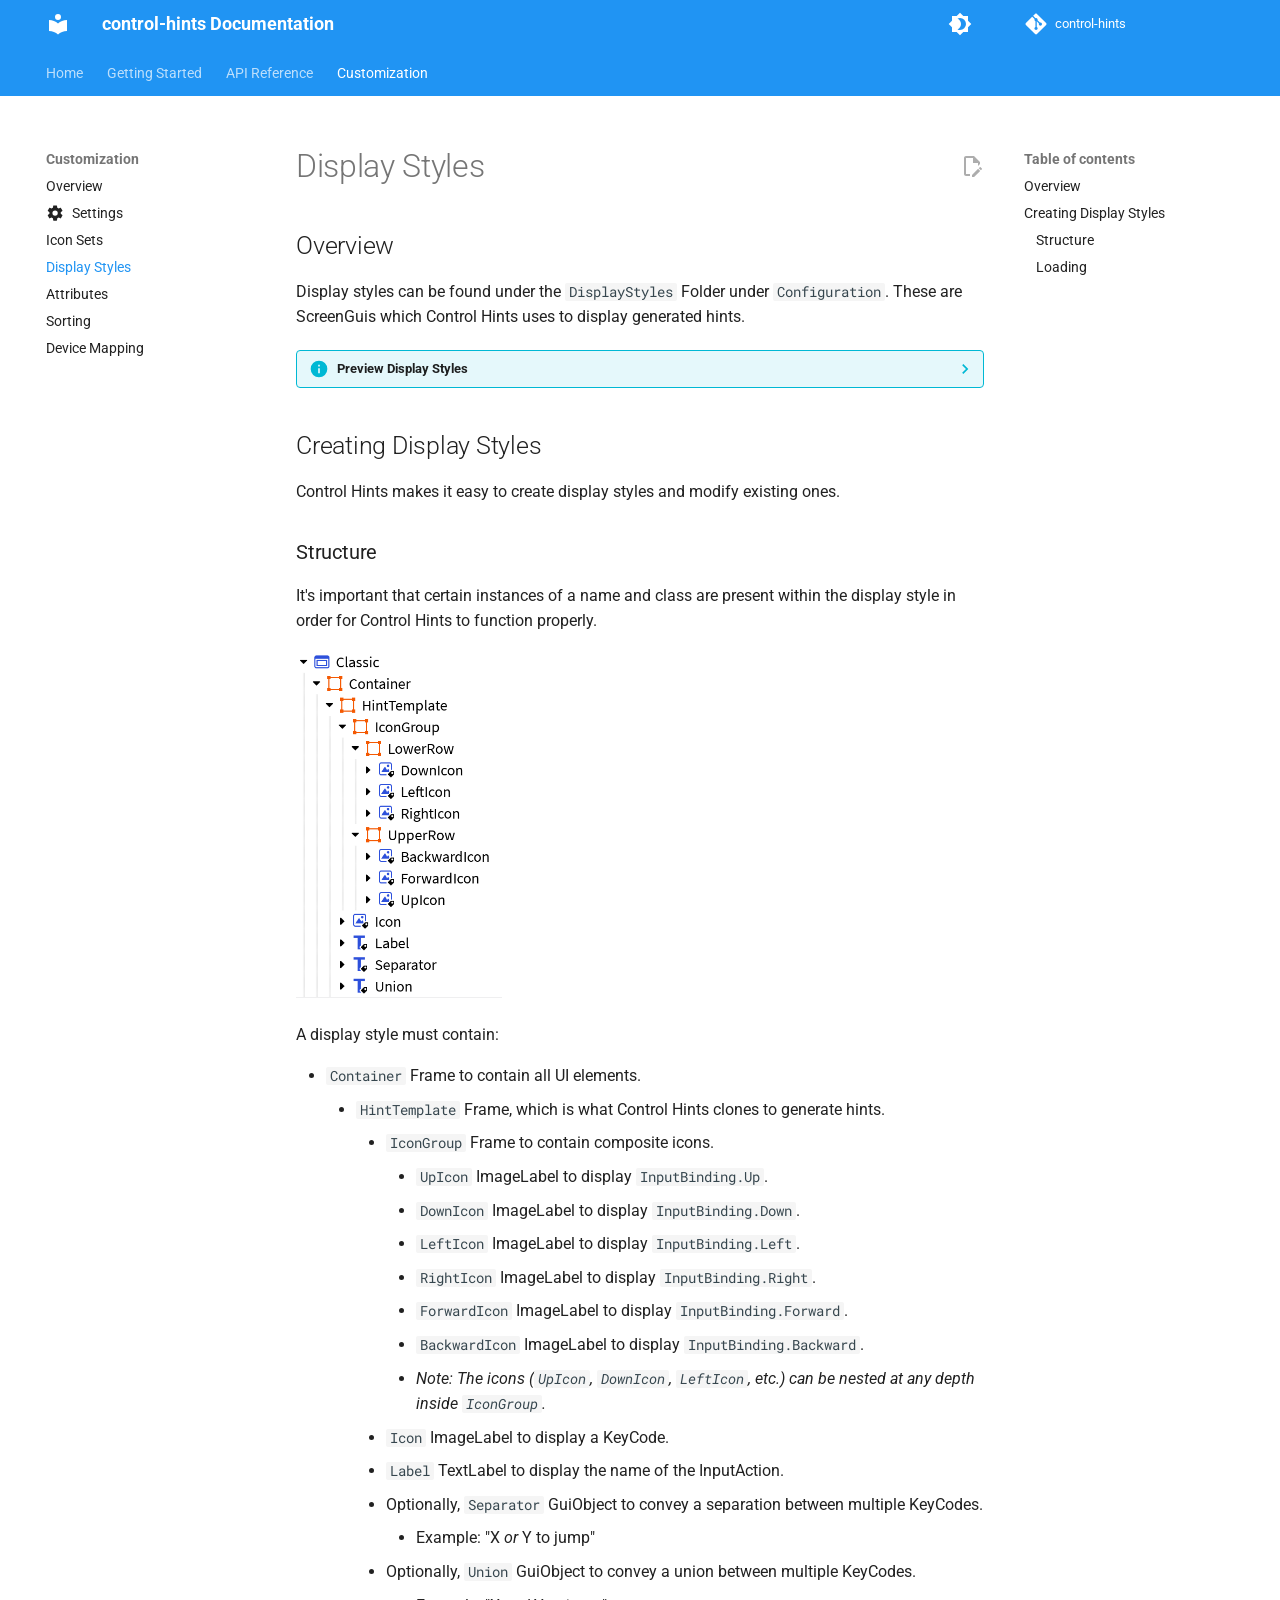
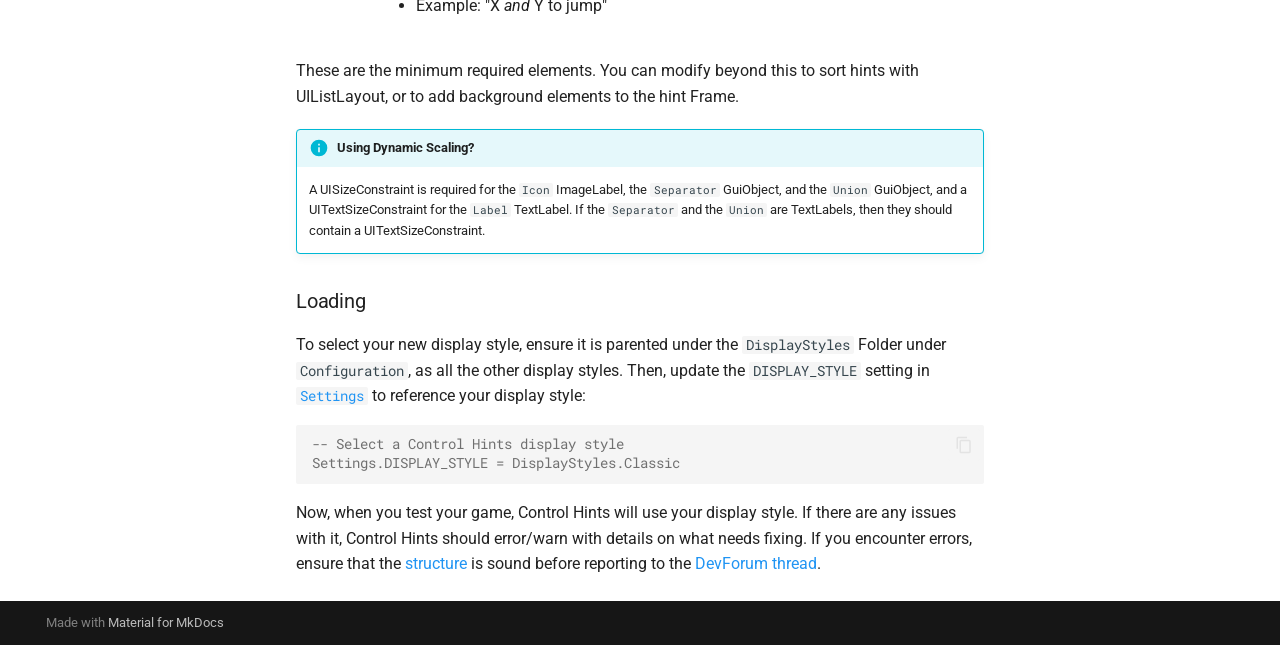
<file: customization/display-styles/index.html>
<!doctype html>
<html lang="en" class="no-js">
  <head>
    
      <meta charset="utf-8">
      <meta name="viewport" content="width=device-width,initial-scale=1">
      
        <meta name="description" content="A modern Luau module for simplified Roblox control hints with Input Action System integration">
      
      
        <meta name="author" content="btc7274">
      
      
        <link rel="canonical" href="https://btc7274.github.io/control-hints/customization/display-styles/">
      
      
        <link rel="prev" href="../icon-sets/">
      
      
        <link rel="next" href="../attributes/">
      
      
        
      
      
      <link rel="icon" href="../../assets/images/favicon.png">
      <meta name="generator" content="mkdocs-1.6.1, mkdocs-material-9.7.6">
    
    
      
        <title>Display Styles - control-hints Documentation</title>
      
    
    
      <link rel="stylesheet" href="../../assets/stylesheets/main.484c7ddc.min.css">
      
        
        <link rel="stylesheet" href="../../assets/stylesheets/palette.ab4e12ef.min.css">
      
      


    
    
      
    
    
      
        
        
        
        <link rel="stylesheet" href="../../assets/external/fonts.googleapis.com/css.49ea35f2.css">
        <style>:root{--md-text-font:"Roboto";--md-code-font:"Roboto Mono"}</style>
      
    
    
      <link rel="stylesheet" href="../../stylesheets/extra.css">
    
    <script>__md_scope=new URL("../..",location),__md_hash=e=>[...e].reduce(((e,_)=>(e<<5)-e+_.charCodeAt(0)),0),__md_get=(e,_=localStorage,t=__md_scope)=>JSON.parse(_.getItem(t.pathname+"."+e)),__md_set=(e,_,t=localStorage,a=__md_scope)=>{try{t.setItem(a.pathname+"."+e,JSON.stringify(_))}catch(e){}}</script>
    
      

    
    
  </head>
  
  
    
    
      
    
    
    
    
    <body dir="ltr" data-md-color-scheme="default" data-md-color-primary="blue" data-md-color-accent="indigo">
  
    
    <input class="md-toggle" data-md-toggle="drawer" type="checkbox" id="__drawer" autocomplete="off">
    <input class="md-toggle" data-md-toggle="search" type="checkbox" id="__search" autocomplete="off">
    <label class="md-overlay" for="__drawer"></label>
    <div data-md-component="skip">
      
        
        <a href="#display-styles" class="md-skip">
          Skip to content
        </a>
      
    </div>
    <div data-md-component="announce">
      
    </div>
    
    
      

<header class="md-header" data-md-component="header">
  <nav class="md-header__inner md-grid" aria-label="Header">
    <a href="../.." title="control-hints Documentation" class="md-header__button md-logo" aria-label="control-hints Documentation" data-md-component="logo">
      
  
  <svg xmlns="http://www.w3.org/2000/svg" viewBox="0 0 24 24"><path d="M12 8a3 3 0 0 0 3-3 3 3 0 0 0-3-3 3 3 0 0 0-3 3 3 3 0 0 0 3 3m0 3.54C9.64 9.35 6.5 8 3 8v11c3.5 0 6.64 1.35 9 3.54 2.36-2.19 5.5-3.54 9-3.54V8c-3.5 0-6.64 1.35-9 3.54"/></svg>

    </a>
    <label class="md-header__button md-icon" for="__drawer">
      
      <svg xmlns="http://www.w3.org/2000/svg" viewBox="0 0 24 24"><path d="M3 6h18v2H3zm0 5h18v2H3zm0 5h18v2H3z"/></svg>
    </label>
    <div class="md-header__title" data-md-component="header-title">
      <div class="md-header__ellipsis">
        <div class="md-header__topic">
          <span class="md-ellipsis">
            control-hints Documentation
          </span>
        </div>
        <div class="md-header__topic" data-md-component="header-topic">
          <span class="md-ellipsis">
            
              Display Styles
            
          </span>
        </div>
      </div>
    </div>
    
      
        <form class="md-header__option" data-md-component="palette">
  
    
    
    
    <input class="md-option" data-md-color-media="" data-md-color-scheme="default" data-md-color-primary="blue" data-md-color-accent="indigo"  aria-label="Switch to dark mode"  type="radio" name="__palette" id="__palette_0">
    
      <label class="md-header__button md-icon" title="Switch to dark mode" for="__palette_1" hidden>
        <svg xmlns="http://www.w3.org/2000/svg" viewBox="0 0 24 24"><path d="M12 18c-.89 0-1.74-.2-2.5-.55C11.56 16.5 13 14.42 13 12s-1.44-4.5-3.5-5.45C10.26 6.2 11.11 6 12 6a6 6 0 0 1 6 6 6 6 0 0 1-6 6m8-9.31V4h-4.69L12 .69 8.69 4H4v4.69L.69 12 4 15.31V20h4.69L12 23.31 15.31 20H20v-4.69L23.31 12z"/></svg>
      </label>
    
  
    
    
    
    <input class="md-option" data-md-color-media="" data-md-color-scheme="slate" data-md-color-primary="blue" data-md-color-accent="indigo"  aria-label="Switch to light mode"  type="radio" name="__palette" id="__palette_1">
    
      <label class="md-header__button md-icon" title="Switch to light mode" for="__palette_0" hidden>
        <svg xmlns="http://www.w3.org/2000/svg" viewBox="0 0 24 24"><path d="M12 8a4 4 0 0 0-4 4 4 4 0 0 0 4 4 4 4 0 0 0 4-4 4 4 0 0 0-4-4m0 10a6 6 0 0 1-6-6 6 6 0 0 1 6-6 6 6 0 0 1 6 6 6 6 0 0 1-6 6m8-9.31V4h-4.69L12 .69 8.69 4H4v4.69L.69 12 4 15.31V20h4.69L12 23.31 15.31 20H20v-4.69L23.31 12z"/></svg>
      </label>
    
  
</form>
      
    
    
      <script>var palette=__md_get("__palette");if(palette&&palette.color){if("(prefers-color-scheme)"===palette.color.media){var media=matchMedia("(prefers-color-scheme: light)"),input=document.querySelector(media.matches?"[data-md-color-media='(prefers-color-scheme: light)']":"[data-md-color-media='(prefers-color-scheme: dark)']");palette.color.media=input.getAttribute("data-md-color-media"),palette.color.scheme=input.getAttribute("data-md-color-scheme"),palette.color.primary=input.getAttribute("data-md-color-primary"),palette.color.accent=input.getAttribute("data-md-color-accent")}for(var[key,value]of Object.entries(palette.color))document.body.setAttribute("data-md-color-"+key,value)}</script>
    
    
    
    
      <div class="md-header__source">
        <a href="https://github.com/btc7274/control-hints" title="Go to repository" class="md-source" data-md-component="source" target="_blank" rel="noopener">
  <div class="md-source__icon md-icon">
    
    <svg xmlns="http://www.w3.org/2000/svg" viewBox="0 0 448 512"><!--! Font Awesome Free 7.1.0 by @fontawesome - https://fontawesome.com License - https://fontawesome.com/license/free (Icons: CC BY 4.0, Fonts: SIL OFL 1.1, Code: MIT License) Copyright 2025 Fonticons, Inc.--><path d="M439.6 236.1 244 40.5c-5.4-5.5-12.8-8.5-20.4-8.5s-15 3-20.4 8.4L162.5 81l51.5 51.5c27.1-9.1 52.7 16.8 43.4 43.7l49.7 49.7c34.2-11.8 61.2 31 35.5 56.7-26.5 26.5-70.2-2.9-56-37.3L240.3 199v121.9c25.3 12.5 22.3 41.8 9.1 55-6.4 6.4-15.2 10.1-24.3 10.1s-17.8-3.6-24.3-10.1c-17.6-17.6-11.1-46.9 11.2-56v-123c-20.8-8.5-24.6-30.7-18.6-45L142.6 101 8.5 235.1C3 240.6 0 247.9 0 255.5s3 15 8.5 20.4l195.6 195.7c5.4 5.4 12.7 8.4 20.4 8.4s15-3 20.4-8.4l194.7-194.7c5.4-5.4 8.4-12.8 8.4-20.4s-3-15-8.4-20.4"/></svg>
  </div>
  <div class="md-source__repository">
    control-hints
  </div>
</a>
      </div>
    
  </nav>
  
</header>
    
    <div class="md-container" data-md-component="container">
      
      
        
          
            
<nav class="md-tabs" aria-label="Tabs" data-md-component="tabs">
  <div class="md-grid">
    <ul class="md-tabs__list">
      
        
  
  
  
  
    <li class="md-tabs__item">
      <a href="../.." class="md-tabs__link">
        
  
  
    
  
  Home

      </a>
    </li>
  

      
        
  
  
  
  
    <li class="md-tabs__item">
      <a href="../../getting-started/" class="md-tabs__link">
        
  
  
    
  
  Getting Started

      </a>
    </li>
  

      
        
  
  
  
  
    <li class="md-tabs__item">
      <a href="../../api-reference/" class="md-tabs__link">
        
  
  
    
  
  API Reference

      </a>
    </li>
  

      
        
  
  
  
    
  
  
    
    
      <li class="md-tabs__item md-tabs__item--active">
        <a href="../" class="md-tabs__link">
          
  
  
  Customization

        </a>
      </li>
    
  

      
    </ul>
  </div>
</nav>
          
        
      
      <main class="md-main" data-md-component="main">
        <div class="md-main__inner md-grid">
          
            
              
              <div class="md-sidebar md-sidebar--primary" data-md-component="sidebar" data-md-type="navigation" >
                <div class="md-sidebar__scrollwrap">
                  <div class="md-sidebar__inner">
                    


  


<nav class="md-nav md-nav--primary md-nav--lifted" aria-label="Navigation" data-md-level="0">
  <label class="md-nav__title" for="__drawer">
    <a href="../.." title="control-hints Documentation" class="md-nav__button md-logo" aria-label="control-hints Documentation" data-md-component="logo">
      
  
  <svg xmlns="http://www.w3.org/2000/svg" viewBox="0 0 24 24"><path d="M12 8a3 3 0 0 0 3-3 3 3 0 0 0-3-3 3 3 0 0 0-3 3 3 3 0 0 0 3 3m0 3.54C9.64 9.35 6.5 8 3 8v11c3.5 0 6.64 1.35 9 3.54 2.36-2.19 5.5-3.54 9-3.54V8c-3.5 0-6.64 1.35-9 3.54"/></svg>

    </a>
    control-hints Documentation
  </label>
  
    <div class="md-nav__source">
      <a href="https://github.com/btc7274/control-hints" title="Go to repository" class="md-source" data-md-component="source" target="_blank" rel="noopener">
  <div class="md-source__icon md-icon">
    
    <svg xmlns="http://www.w3.org/2000/svg" viewBox="0 0 448 512"><!--! Font Awesome Free 7.1.0 by @fontawesome - https://fontawesome.com License - https://fontawesome.com/license/free (Icons: CC BY 4.0, Fonts: SIL OFL 1.1, Code: MIT License) Copyright 2025 Fonticons, Inc.--><path d="M439.6 236.1 244 40.5c-5.4-5.5-12.8-8.5-20.4-8.5s-15 3-20.4 8.4L162.5 81l51.5 51.5c27.1-9.1 52.7 16.8 43.4 43.7l49.7 49.7c34.2-11.8 61.2 31 35.5 56.7-26.5 26.5-70.2-2.9-56-37.3L240.3 199v121.9c25.3 12.5 22.3 41.8 9.1 55-6.4 6.4-15.2 10.1-24.3 10.1s-17.8-3.6-24.3-10.1c-17.6-17.6-11.1-46.9 11.2-56v-123c-20.8-8.5-24.6-30.7-18.6-45L142.6 101 8.5 235.1C3 240.6 0 247.9 0 255.5s3 15 8.5 20.4l195.6 195.7c5.4 5.4 12.7 8.4 20.4 8.4s15-3 20.4-8.4l194.7-194.7c5.4-5.4 8.4-12.8 8.4-20.4s-3-15-8.4-20.4"/></svg>
  </div>
  <div class="md-source__repository">
    control-hints
  </div>
</a>
    </div>
  
  <ul class="md-nav__list" data-md-scrollfix>
    
      
      
  
  
  
  
    <li class="md-nav__item">
      <a href="../.." class="md-nav__link">
        
  
  
  <span class="md-ellipsis">
    
  
    Home
  

    
  </span>
  
  

      </a>
    </li>
  

    
      
      
  
  
  
  
    <li class="md-nav__item">
      <a href="../../getting-started/" class="md-nav__link">
        
  
  
  <span class="md-ellipsis">
    
  
    Getting Started
  

    
  </span>
  
  

      </a>
    </li>
  

    
      
      
  
  
  
  
    <li class="md-nav__item">
      <a href="../../api-reference/" class="md-nav__link">
        
  
  
  <span class="md-ellipsis">
    
  
    API Reference
  

    
  </span>
  
  

      </a>
    </li>
  

    
      
      
  
  
    
  
  
  
    
    
    
    
      
        
        
      
      
        
      
    
    
    <li class="md-nav__item md-nav__item--active md-nav__item--section md-nav__item--nested">
      
        
        
        <input class="md-nav__toggle md-toggle " type="checkbox" id="__nav_4" checked>
        
          
          <label class="md-nav__link" for="__nav_4" id="__nav_4_label" tabindex="">
            
  
  
  <span class="md-ellipsis">
    
  
    Customization
  

    
  </span>
  
  

            <span class="md-nav__icon md-icon"></span>
          </label>
        
        <nav class="md-nav" data-md-level="1" aria-labelledby="__nav_4_label" aria-expanded="true">
          <label class="md-nav__title" for="__nav_4">
            <span class="md-nav__icon md-icon"></span>
            
  
    Customization
  

          </label>
          <ul class="md-nav__list" data-md-scrollfix>
            
              
                
  
  
  
  
    <li class="md-nav__item">
      <a href="../" class="md-nav__link">
        
  
  
  <span class="md-ellipsis">
    
  
    Overview
  

    
  </span>
  
  

      </a>
    </li>
  

              
            
              
                
  
  
  
  
    <li class="md-nav__item">
      <a href="../settings/" class="md-nav__link">
        
  
  
    <svg xmlns="http://www.w3.org/2000/svg" viewBox="0 0 24 24"><path d="M12 15.5A3.5 3.5 0 0 1 8.5 12 3.5 3.5 0 0 1 12 8.5a3.5 3.5 0 0 1 3.5 3.5 3.5 3.5 0 0 1-3.5 3.5m7.43-2.53c.04-.32.07-.64.07-.97s-.03-.66-.07-1l2.11-1.63c.19-.15.24-.42.12-.64l-2-3.46c-.12-.22-.39-.31-.61-.22l-2.49 1c-.52-.39-1.06-.73-1.69-.98l-.37-2.65A.506.506 0 0 0 14 2h-4c-.25 0-.46.18-.5.42l-.37 2.65c-.63.25-1.17.59-1.69.98l-2.49-1c-.22-.09-.49 0-.61.22l-2 3.46c-.13.22-.07.49.12.64L4.57 11c-.04.34-.07.67-.07 1s.03.65.07.97l-2.11 1.66c-.19.15-.25.42-.12.64l2 3.46c.12.22.39.3.61.22l2.49-1.01c.52.4 1.06.74 1.69.99l.37 2.65c.04.24.25.42.5.42h4c.25 0 .46-.18.5-.42l.37-2.65c.63-.26 1.17-.59 1.69-.99l2.49 1.01c.22.08.49 0 .61-.22l2-3.46c.12-.22.07-.49-.12-.64z"/></svg>
  
  <span class="md-ellipsis">
    
  
    Settings
  

    
  </span>
  
  

      </a>
    </li>
  

              
            
              
                
  
  
  
  
    <li class="md-nav__item">
      <a href="../icon-sets/" class="md-nav__link">
        
  
  
  <span class="md-ellipsis">
    
  
    Icon Sets
  

    
  </span>
  
  

      </a>
    </li>
  

              
            
              
                
  
  
    
  
  
  
    <li class="md-nav__item md-nav__item--active">
      
      <input class="md-nav__toggle md-toggle" type="checkbox" id="__toc">
      
      
        
      
      
        <label class="md-nav__link md-nav__link--active" for="__toc">
          
  
  
  <span class="md-ellipsis">
    
  
    Display Styles
  

    
  </span>
  
  

          <span class="md-nav__icon md-icon"></span>
        </label>
      
      <a href="./" class="md-nav__link md-nav__link--active">
        
  
  
  <span class="md-ellipsis">
    
  
    Display Styles
  

    
  </span>
  
  

      </a>
      
        

<nav class="md-nav md-nav--secondary" aria-label="Table of contents">
  
  
  
    
  
  
    <label class="md-nav__title" for="__toc">
      <span class="md-nav__icon md-icon"></span>
      Table of contents
    </label>
    <ul class="md-nav__list" data-md-component="toc" data-md-scrollfix>
      
        <li class="md-nav__item">
  <a href="#overview" class="md-nav__link">
    <span class="md-ellipsis">
      
        Overview
      
    </span>
  </a>
  
</li>
      
        <li class="md-nav__item">
  <a href="#creating-display-styles" class="md-nav__link">
    <span class="md-ellipsis">
      
        Creating Display Styles
      
    </span>
  </a>
  
    <nav class="md-nav" aria-label="Creating Display Styles">
      <ul class="md-nav__list">
        
          <li class="md-nav__item">
  <a href="#structure" class="md-nav__link">
    <span class="md-ellipsis">
      
        Structure
      
    </span>
  </a>
  
</li>
        
          <li class="md-nav__item">
  <a href="#loading" class="md-nav__link">
    <span class="md-ellipsis">
      
        Loading
      
    </span>
  </a>
  
</li>
        
      </ul>
    </nav>
  
</li>
      
    </ul>
  
</nav>
      
    </li>
  

              
            
              
                
  
  
  
  
    <li class="md-nav__item">
      <a href="../attributes/" class="md-nav__link">
        
  
  
  <span class="md-ellipsis">
    
  
    Attributes
  

    
  </span>
  
  

      </a>
    </li>
  

              
            
              
                
  
  
  
  
    <li class="md-nav__item">
      <a href="../sorting/" class="md-nav__link">
        
  
  
  <span class="md-ellipsis">
    
  
    Sorting
  

    
  </span>
  
  

      </a>
    </li>
  

              
            
              
                
  
  
  
  
    <li class="md-nav__item">
      <a href="../device-mapping/" class="md-nav__link">
        
  
  
  <span class="md-ellipsis">
    
  
    Device Mapping
  

    
  </span>
  
  

      </a>
    </li>
  

              
            
          </ul>
        </nav>
      
    </li>
  

    
  </ul>
</nav>
                  </div>
                </div>
              </div>
            
            
              
              <div class="md-sidebar md-sidebar--secondary" data-md-component="sidebar" data-md-type="toc" >
                <div class="md-sidebar__scrollwrap">
                  <div class="md-sidebar__inner">
                    

<nav class="md-nav md-nav--secondary" aria-label="Table of contents">
  
  
  
    
  
  
    <label class="md-nav__title" for="__toc">
      <span class="md-nav__icon md-icon"></span>
      Table of contents
    </label>
    <ul class="md-nav__list" data-md-component="toc" data-md-scrollfix>
      
        <li class="md-nav__item">
  <a href="#overview" class="md-nav__link">
    <span class="md-ellipsis">
      
        Overview
      
    </span>
  </a>
  
</li>
      
        <li class="md-nav__item">
  <a href="#creating-display-styles" class="md-nav__link">
    <span class="md-ellipsis">
      
        Creating Display Styles
      
    </span>
  </a>
  
    <nav class="md-nav" aria-label="Creating Display Styles">
      <ul class="md-nav__list">
        
          <li class="md-nav__item">
  <a href="#structure" class="md-nav__link">
    <span class="md-ellipsis">
      
        Structure
      
    </span>
  </a>
  
</li>
        
          <li class="md-nav__item">
  <a href="#loading" class="md-nav__link">
    <span class="md-ellipsis">
      
        Loading
      
    </span>
  </a>
  
</li>
        
      </ul>
    </nav>
  
</li>
      
    </ul>
  
</nav>
                  </div>
                </div>
              </div>
            
          
          
            <div class="md-content" data-md-component="content">
              
              <article class="md-content__inner md-typeset">
                
                  


  
    <a href="https://github.com/btc7274/control-hints/edit/main/docs/customization/display-styles.md" title="Edit this page" class="md-content__button md-icon" rel="edit noopener" target="_blank">
      
      <svg xmlns="http://www.w3.org/2000/svg" viewBox="0 0 24 24"><path d="M10 20H6V4h7v5h5v3.1l2-2V8l-6-6H6c-1.1 0-2 .9-2 2v16c0 1.1.9 2 2 2h4zm10.2-7c.1 0 .3.1.4.2l1.3 1.3c.2.2.2.6 0 .8l-1 1-2.1-2.1 1-1c.1-.1.2-.2.4-.2m0 3.9L14.1 23H12v-2.1l6.1-6.1z"/></svg>
    </a>
  
  


<h1 id="display-styles">Display Styles</h1>
<h2 id="overview">Overview</h2>
<p>Display styles can be found under the <code>DisplayStyles</code> Folder under <code>Configuration</code>. These are ScreenGuis which Control Hints uses to display generated hints.</p>
<details class="info">
<summary>Preview Display Styles</summary>
<p>Control Hints comes with 5 display styles:</p>
<div class="grid cards" markdown>
<ul>
<li>
<p><code>Classic</code></p>
<p>Default display style for Control Hints, inspired by Roblox CoreGui.</p>
<p><img alt="Classic Display Style Preview" class="display-preview" src="../../images/display-styles/Classic.png" /></p>
<p>Recommended icon set: <code>Kenney</code></p>
</li>
<li>
<p><code>Compact</code></p>
<p>Smaller profile to avoid distracting the player from the game.</p>
<p><img alt="Compact Display Style Preview" class="display-preview" src="../../images/display-styles/Compact.png" /></p>
<p>Recommended icon set: <code>Kenney</code></p>
</li>
<li>
<p><code>Fantasy</code></p>
<p>Decorative display style to use in RPGs and the sort.</p>
<p><img alt="Fantasy Display Style Preview" class="display-preview" src="../../images/display-styles/Fantasy.png" /></p>
<p>Recommended icon set: <code>Xelu_Dark</code></p>
</li>
<li>
<p><code>Light</code></p>
<p>Similar to the <code>Classic</code> display style, it has a compact form and is a good choice for more casual, playful games.</p>
<p><img alt="Light Display Style Preview" class="display-preview" src="../../images/display-styles/Light.png" /></p>
<p>Recommended icon set: <code>Xelu_Dark</code></p>
</li>
<li>
<p><code>SciFi</code></p>
<p>Futuristic theme to complement action or sci-fi games.</p>
<p><img alt="SciFi Display Style Preview" class="display-preview" src="../../images/display-styles/SciFi.png" /></p>
<p>Recommended icon set: <code>Xelu_Dark</code></p>
</li>
</ul>
</div>
</details>
<h2 id="creating-display-styles">Creating Display Styles</h2>
<p>Control Hints makes it easy to create display styles and modify existing ones.</p>
<h3 id="structure">Structure</h3>
<p>It's important that certain instances of a name and class are present within the display style in order for Control Hints to function properly.</p>
<p><img alt="Example Display Style Structure" src="../../images/display-style-structure-v2.1.png" width="30%" /></p>
<p>A display style must contain:</p>
<ul>
<li><code>Container</code> Frame to contain all UI elements.<ul>
<li><code>HintTemplate</code> Frame, which is what Control Hints clones to generate hints.<ul>
<li><code>IconGroup</code> Frame to contain composite icons.<ul>
<li><code>UpIcon</code> ImageLabel to display <code>InputBinding.Up</code>.</li>
<li><code>DownIcon</code> ImageLabel to display <code>InputBinding.Down</code>.</li>
<li><code>LeftIcon</code> ImageLabel to display <code>InputBinding.Left</code>.</li>
<li><code>RightIcon</code> ImageLabel to display <code>InputBinding.Right</code>.</li>
<li><code>ForwardIcon</code> ImageLabel to display <code>InputBinding.Forward</code>.</li>
<li><code>BackwardIcon</code> ImageLabel to display <code>InputBinding.Backward</code>.</li>
<li><em>Note: The icons (<code>UpIcon</code>, <code>DownIcon</code>, <code>LeftIcon</code>, etc.) can be nested at any depth inside <code>IconGroup</code>.</em></li>
</ul>
</li>
<li><code>Icon</code> ImageLabel to display a KeyCode.</li>
<li><code>Label</code> TextLabel to display the name of the InputAction.</li>
<li>Optionally, <code>Separator</code> GuiObject to convey a separation between multiple KeyCodes.<ul>
<li>Example: "X <em>or</em> Y to jump"</li>
</ul>
</li>
<li>Optionally, <code>Union</code> GuiObject to convey a union between multiple KeyCodes.<ul>
<li>Example: "X <em>and</em> Y to jump"</li>
</ul>
</li>
</ul>
</li>
</ul>
</li>
</ul>
<p>These are the minimum required elements. You can modify beyond this to sort hints with UIListLayout, or to add background elements to the hint Frame.</p>
<div class="admonition info">
<p class="admonition-title">Using Dynamic Scaling?</p>
<p>A UISizeConstraint is required for the <code>Icon</code> ImageLabel, the <code>Separator</code> GuiObject, and the <code>Union</code> GuiObject, and a UITextSizeConstraint for the <code>Label</code> TextLabel. If the <code>Separator</code> and the <code>Union</code> are TextLabels, then they should contain a UITextSizeConstraint.</p>
</div>
<h3 id="loading">Loading</h3>
<p>To select your new display style, ensure it is parented under the <code>DisplayStyles</code> Folder under <code>Configuration</code>, as all the other display styles. Then, update the <code>DISPLAY_STYLE</code> setting in <a href="../settings/"><code>Settings</code></a> to reference your display style:</p>
<div class="highlight"><pre><span></span><code><span id="__span-0-1"><a id="__codelineno-0-1" name="__codelineno-0-1" href="#__codelineno-0-1"></a><span class="c1">-- Select a Control Hints display style</span>
</span><span id="__span-0-2"><a id="__codelineno-0-2" name="__codelineno-0-2" href="#__codelineno-0-2"></a><span class="nv">Settings</span><span class="p">.</span><span class="nv">DISPLAY_STYLE</span><span class="w"> </span><span class="o">=</span><span class="w"> </span><span class="nv">DisplayStyles</span><span class="p">.</span><span class="nv">Classic</span>
</span></code></pre></div>
<p>Now, when you test your game, Control Hints will use your display style. If there are any issues with it, Control Hints should error/warn with details on what needs fixing. If you encounter errors, ensure that the <a href="#structure">structure</a> is sound before reporting to the <a href="https://devforum.roblox.com/t/control-hints-show-your-ias-bindings-pc-xbox-playstation-mobile/3978604" target="_blank" rel="noopener">DevForum thread</a>.</p>












                
              </article>
            </div>
          
          
<script>var target=document.getElementById(location.hash.slice(1));target&&target.name&&(target.checked=target.name.startsWith("__tabbed_"))</script>
        </div>
        
          <button type="button" class="md-top md-icon" data-md-component="top" hidden>
  
  <svg xmlns="http://www.w3.org/2000/svg" viewBox="0 0 24 24"><path d="M13 20h-2V8l-5.5 5.5-1.42-1.42L12 4.16l7.92 7.92-1.42 1.42L13 8z"/></svg>
  Back to top
</button>
        
      </main>
      
        <footer class="md-footer">
  
  <div class="md-footer-meta md-typeset">
    <div class="md-footer-meta__inner md-grid">
      <div class="md-copyright">
  
  
    Made with
    <a href="https://squidfunk.github.io/mkdocs-material/" target="_blank" rel="noopener">
      Material for MkDocs
    </a>
  
</div>
      
    </div>
  </div>
</footer>
      
    </div>
    <div class="md-dialog" data-md-component="dialog">
      <div class="md-dialog__inner md-typeset"></div>
    </div>
    
    
    
      
      
      <script id="__config" type="application/json">{"annotate": null, "base": "../..", "features": ["navigation.tabs", "navigation.sections", "navigation.top", "search.suggest", "search.share", "content.code.annotate", "content.code.copy", "content.action.edit", "content.tooltips"], "search": "../../assets/javascripts/workers/search.2c215733.min.js", "tags": null, "translations": {"clipboard.copied": "Copied to clipboard", "clipboard.copy": "Copy to clipboard", "search.result.more.one": "1 more on this page", "search.result.more.other": "# more on this page", "search.result.none": "No matching documents", "search.result.one": "1 matching document", "search.result.other": "# matching documents", "search.result.placeholder": "Type to start searching", "search.result.term.missing": "Missing", "select.version": "Select version"}, "version": null}</script>
    
    
      <script src="../../assets/javascripts/bundle.79ae519e.min.js"></script>
      
    
  </body>
</html>
</file>
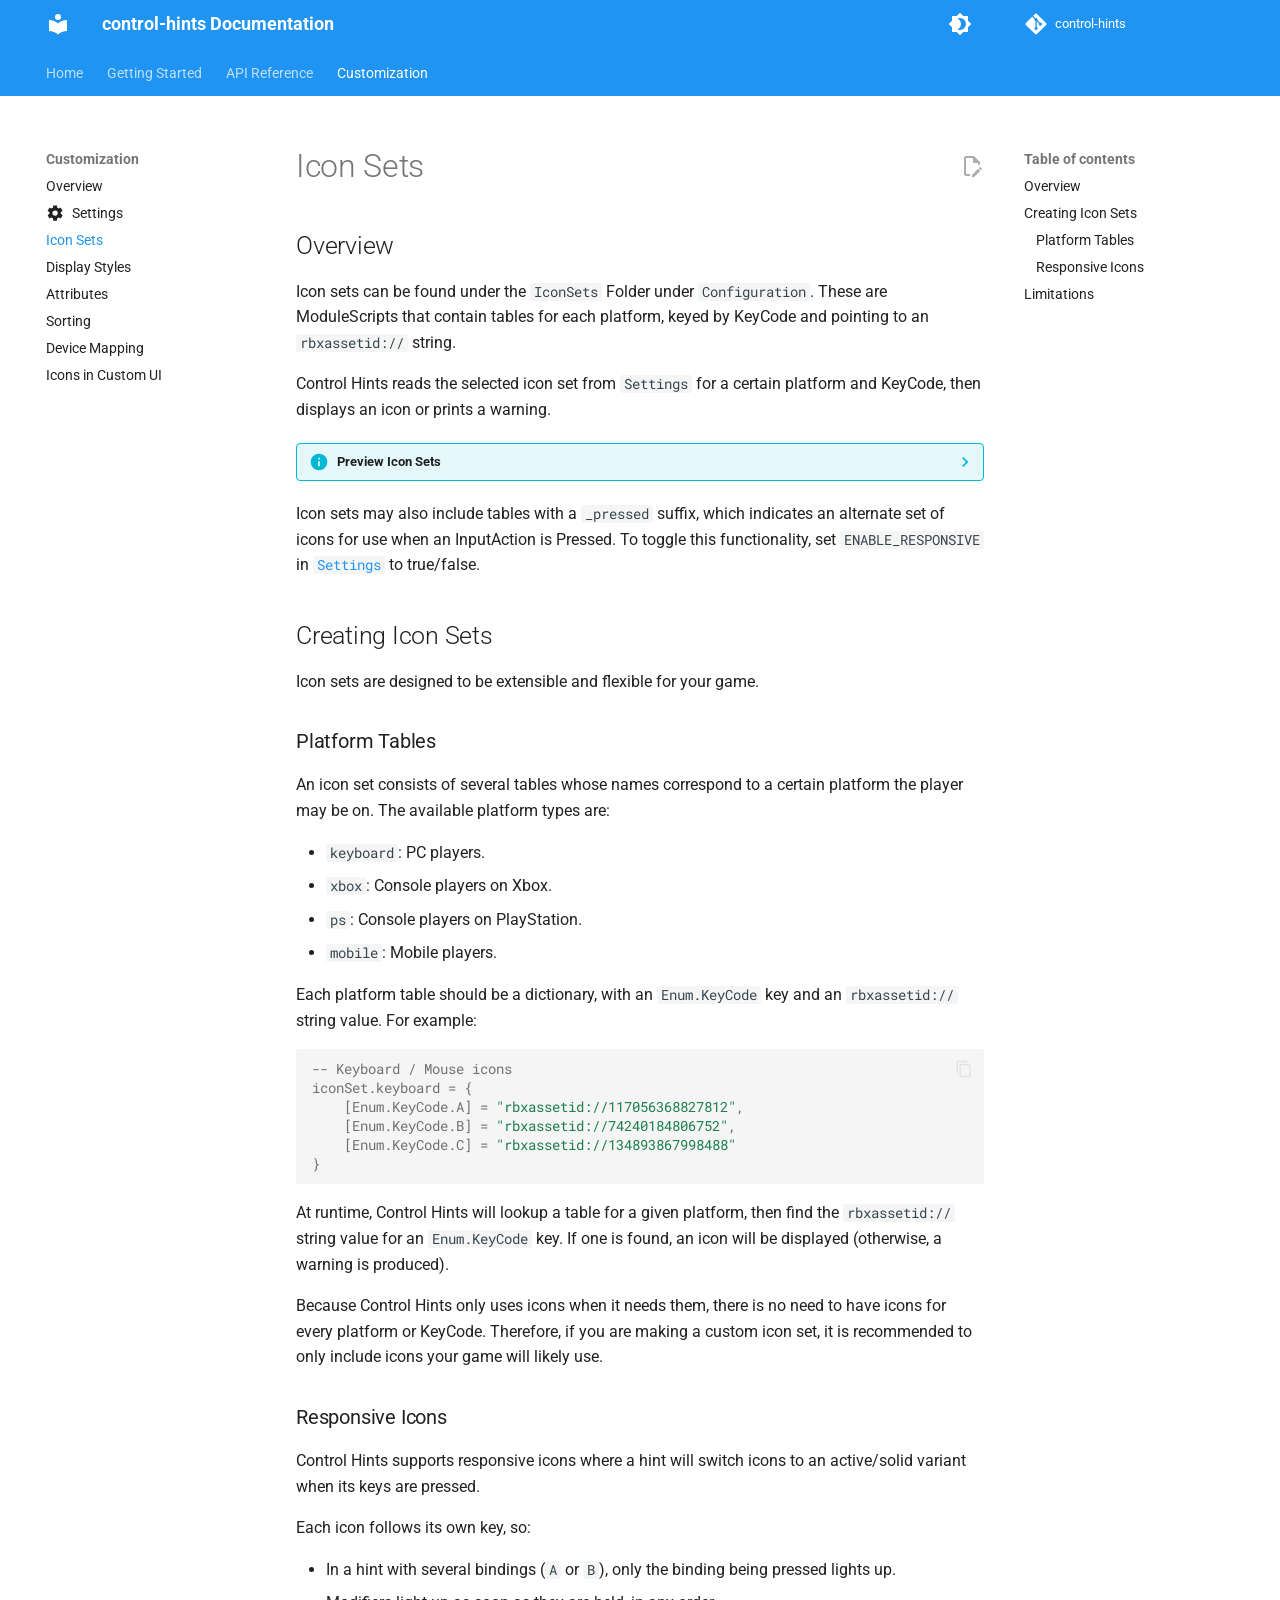
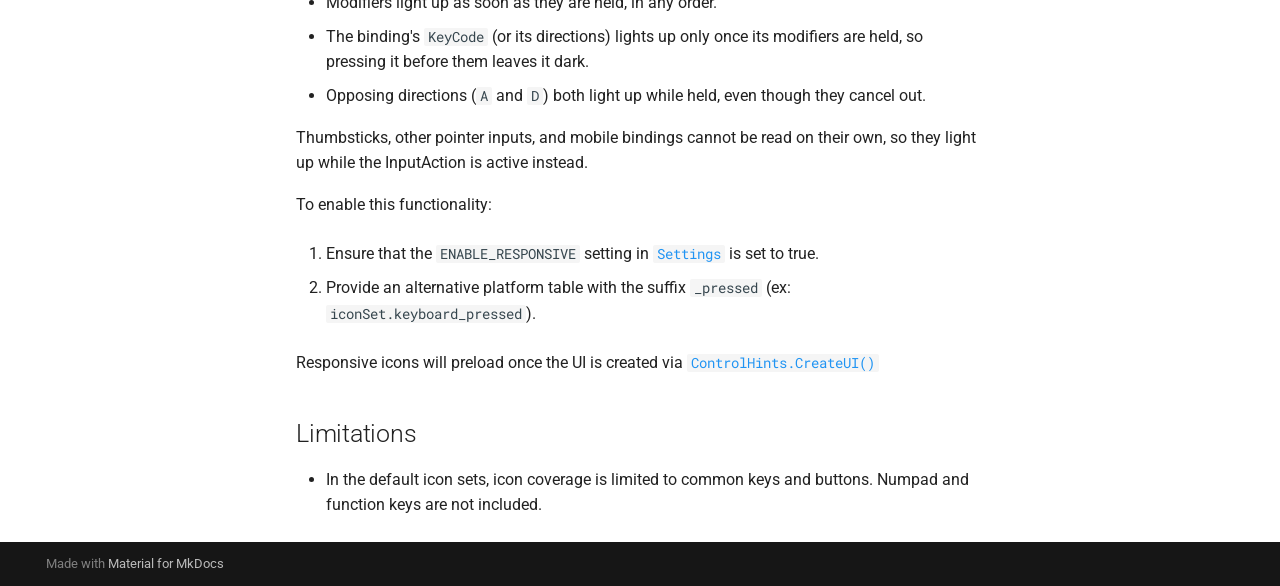
<file: customization/icon-sets/index.html>
<!doctype html>
<html lang="en" class="no-js">
  <head>
    
      <meta charset="utf-8">
      <meta name="viewport" content="width=device-width,initial-scale=1">
      
        <meta name="description" content="A modern Luau module for simplified Roblox control hints with Input Action System integration">
      
      
        <meta name="author" content="btc7274">
      
      
        <link rel="canonical" href="https://btc7274.github.io/control-hints/customization/icon-sets/">
      
      
        <link rel="prev" href="../settings/">
      
      
        <link rel="next" href="../display-styles/">
      
      
        
      
      
      <link rel="icon" href="../../assets/images/favicon.png">
      <meta name="generator" content="mkdocs-1.6.1, mkdocs-material-9.7.6">
    
    
      
        <title>Icon Sets - control-hints Documentation</title>
      
    
    
      <link rel="stylesheet" href="../../assets/stylesheets/main.484c7ddc.min.css">
      
        
        <link rel="stylesheet" href="../../assets/stylesheets/palette.ab4e12ef.min.css">
      
      


    
    
      
    
    
      
        
        
        
        <link rel="stylesheet" href="../../assets/external/fonts.googleapis.com/css.49ea35f2.css">
        <style>:root{--md-text-font:"Roboto";--md-code-font:"Roboto Mono"}</style>
      
    
    
      <link rel="stylesheet" href="../../stylesheets/extra.css">
    
    <script>__md_scope=new URL("../..",location),__md_hash=e=>[...e].reduce(((e,_)=>(e<<5)-e+_.charCodeAt(0)),0),__md_get=(e,_=localStorage,t=__md_scope)=>JSON.parse(_.getItem(t.pathname+"."+e)),__md_set=(e,_,t=localStorage,a=__md_scope)=>{try{t.setItem(a.pathname+"."+e,JSON.stringify(_))}catch(e){}}</script>
    
      

    
    
  </head>
  
  
    
    
      
    
    
    
    
    <body dir="ltr" data-md-color-scheme="default" data-md-color-primary="blue" data-md-color-accent="indigo">
  
    
    <input class="md-toggle" data-md-toggle="drawer" type="checkbox" id="__drawer" autocomplete="off">
    <input class="md-toggle" data-md-toggle="search" type="checkbox" id="__search" autocomplete="off">
    <label class="md-overlay" for="__drawer"></label>
    <div data-md-component="skip">
      
        
        <a href="#icon-sets" class="md-skip">
          Skip to content
        </a>
      
    </div>
    <div data-md-component="announce">
      
    </div>
    
    
      

<header class="md-header" data-md-component="header">
  <nav class="md-header__inner md-grid" aria-label="Header">
    <a href="../.." title="control-hints Documentation" class="md-header__button md-logo" aria-label="control-hints Documentation" data-md-component="logo">
      
  
  <svg xmlns="http://www.w3.org/2000/svg" viewBox="0 0 24 24"><path d="M12 8a3 3 0 0 0 3-3 3 3 0 0 0-3-3 3 3 0 0 0-3 3 3 3 0 0 0 3 3m0 3.54C9.64 9.35 6.5 8 3 8v11c3.5 0 6.64 1.35 9 3.54 2.36-2.19 5.5-3.54 9-3.54V8c-3.5 0-6.64 1.35-9 3.54"/></svg>

    </a>
    <label class="md-header__button md-icon" for="__drawer">
      
      <svg xmlns="http://www.w3.org/2000/svg" viewBox="0 0 24 24"><path d="M3 6h18v2H3zm0 5h18v2H3zm0 5h18v2H3z"/></svg>
    </label>
    <div class="md-header__title" data-md-component="header-title">
      <div class="md-header__ellipsis">
        <div class="md-header__topic">
          <span class="md-ellipsis">
            control-hints Documentation
          </span>
        </div>
        <div class="md-header__topic" data-md-component="header-topic">
          <span class="md-ellipsis">
            
              Icon Sets
            
          </span>
        </div>
      </div>
    </div>
    
      
        <form class="md-header__option" data-md-component="palette">
  
    
    
    
    <input class="md-option" data-md-color-media="" data-md-color-scheme="default" data-md-color-primary="blue" data-md-color-accent="indigo"  aria-label="Switch to dark mode"  type="radio" name="__palette" id="__palette_0">
    
      <label class="md-header__button md-icon" title="Switch to dark mode" for="__palette_1" hidden>
        <svg xmlns="http://www.w3.org/2000/svg" viewBox="0 0 24 24"><path d="M12 18c-.89 0-1.74-.2-2.5-.55C11.56 16.5 13 14.42 13 12s-1.44-4.5-3.5-5.45C10.26 6.2 11.11 6 12 6a6 6 0 0 1 6 6 6 6 0 0 1-6 6m8-9.31V4h-4.69L12 .69 8.69 4H4v4.69L.69 12 4 15.31V20h4.69L12 23.31 15.31 20H20v-4.69L23.31 12z"/></svg>
      </label>
    
  
    
    
    
    <input class="md-option" data-md-color-media="" data-md-color-scheme="slate" data-md-color-primary="blue" data-md-color-accent="indigo"  aria-label="Switch to light mode"  type="radio" name="__palette" id="__palette_1">
    
      <label class="md-header__button md-icon" title="Switch to light mode" for="__palette_0" hidden>
        <svg xmlns="http://www.w3.org/2000/svg" viewBox="0 0 24 24"><path d="M12 8a4 4 0 0 0-4 4 4 4 0 0 0 4 4 4 4 0 0 0 4-4 4 4 0 0 0-4-4m0 10a6 6 0 0 1-6-6 6 6 0 0 1 6-6 6 6 0 0 1 6 6 6 6 0 0 1-6 6m8-9.31V4h-4.69L12 .69 8.69 4H4v4.69L.69 12 4 15.31V20h4.69L12 23.31 15.31 20H20v-4.69L23.31 12z"/></svg>
      </label>
    
  
</form>
      
    
    
      <script>var palette=__md_get("__palette");if(palette&&palette.color){if("(prefers-color-scheme)"===palette.color.media){var media=matchMedia("(prefers-color-scheme: light)"),input=document.querySelector(media.matches?"[data-md-color-media='(prefers-color-scheme: light)']":"[data-md-color-media='(prefers-color-scheme: dark)']");palette.color.media=input.getAttribute("data-md-color-media"),palette.color.scheme=input.getAttribute("data-md-color-scheme"),palette.color.primary=input.getAttribute("data-md-color-primary"),palette.color.accent=input.getAttribute("data-md-color-accent")}for(var[key,value]of Object.entries(palette.color))document.body.setAttribute("data-md-color-"+key,value)}</script>
    
    
    
    
      <div class="md-header__source">
        <a href="https://github.com/btc7274/control-hints" title="Go to repository" class="md-source" data-md-component="source" target="_blank" rel="noopener">
  <div class="md-source__icon md-icon">
    
    <svg xmlns="http://www.w3.org/2000/svg" viewBox="0 0 448 512"><!--! Font Awesome Free 7.1.0 by @fontawesome - https://fontawesome.com License - https://fontawesome.com/license/free (Icons: CC BY 4.0, Fonts: SIL OFL 1.1, Code: MIT License) Copyright 2025 Fonticons, Inc.--><path d="M439.6 236.1 244 40.5c-5.4-5.5-12.8-8.5-20.4-8.5s-15 3-20.4 8.4L162.5 81l51.5 51.5c27.1-9.1 52.7 16.8 43.4 43.7l49.7 49.7c34.2-11.8 61.2 31 35.5 56.7-26.5 26.5-70.2-2.9-56-37.3L240.3 199v121.9c25.3 12.5 22.3 41.8 9.1 55-6.4 6.4-15.2 10.1-24.3 10.1s-17.8-3.6-24.3-10.1c-17.6-17.6-11.1-46.9 11.2-56v-123c-20.8-8.5-24.6-30.7-18.6-45L142.6 101 8.5 235.1C3 240.6 0 247.9 0 255.5s3 15 8.5 20.4l195.6 195.7c5.4 5.4 12.7 8.4 20.4 8.4s15-3 20.4-8.4l194.7-194.7c5.4-5.4 8.4-12.8 8.4-20.4s-3-15-8.4-20.4"/></svg>
  </div>
  <div class="md-source__repository">
    control-hints
  </div>
</a>
      </div>
    
  </nav>
  
</header>
    
    <div class="md-container" data-md-component="container">
      
      
        
          
            
<nav class="md-tabs" aria-label="Tabs" data-md-component="tabs">
  <div class="md-grid">
    <ul class="md-tabs__list">
      
        
  
  
  
  
    <li class="md-tabs__item">
      <a href="../.." class="md-tabs__link">
        
  
  
    
  
  Home

      </a>
    </li>
  

      
        
  
  
  
  
    <li class="md-tabs__item">
      <a href="../../getting-started/" class="md-tabs__link">
        
  
  
    
  
  Getting Started

      </a>
    </li>
  

      
        
  
  
  
  
    <li class="md-tabs__item">
      <a href="../../api-reference/" class="md-tabs__link">
        
  
  
    
  
  API Reference

      </a>
    </li>
  

      
        
  
  
  
    
  
  
    
    
      <li class="md-tabs__item md-tabs__item--active">
        <a href="../" class="md-tabs__link">
          
  
  
  Customization

        </a>
      </li>
    
  

      
    </ul>
  </div>
</nav>
          
        
      
      <main class="md-main" data-md-component="main">
        <div class="md-main__inner md-grid">
          
            
              
              <div class="md-sidebar md-sidebar--primary" data-md-component="sidebar" data-md-type="navigation" >
                <div class="md-sidebar__scrollwrap">
                  <div class="md-sidebar__inner">
                    


  


<nav class="md-nav md-nav--primary md-nav--lifted" aria-label="Navigation" data-md-level="0">
  <label class="md-nav__title" for="__drawer">
    <a href="../.." title="control-hints Documentation" class="md-nav__button md-logo" aria-label="control-hints Documentation" data-md-component="logo">
      
  
  <svg xmlns="http://www.w3.org/2000/svg" viewBox="0 0 24 24"><path d="M12 8a3 3 0 0 0 3-3 3 3 0 0 0-3-3 3 3 0 0 0-3 3 3 3 0 0 0 3 3m0 3.54C9.64 9.35 6.5 8 3 8v11c3.5 0 6.64 1.35 9 3.54 2.36-2.19 5.5-3.54 9-3.54V8c-3.5 0-6.64 1.35-9 3.54"/></svg>

    </a>
    control-hints Documentation
  </label>
  
    <div class="md-nav__source">
      <a href="https://github.com/btc7274/control-hints" title="Go to repository" class="md-source" data-md-component="source" target="_blank" rel="noopener">
  <div class="md-source__icon md-icon">
    
    <svg xmlns="http://www.w3.org/2000/svg" viewBox="0 0 448 512"><!--! Font Awesome Free 7.1.0 by @fontawesome - https://fontawesome.com License - https://fontawesome.com/license/free (Icons: CC BY 4.0, Fonts: SIL OFL 1.1, Code: MIT License) Copyright 2025 Fonticons, Inc.--><path d="M439.6 236.1 244 40.5c-5.4-5.5-12.8-8.5-20.4-8.5s-15 3-20.4 8.4L162.5 81l51.5 51.5c27.1-9.1 52.7 16.8 43.4 43.7l49.7 49.7c34.2-11.8 61.2 31 35.5 56.7-26.5 26.5-70.2-2.9-56-37.3L240.3 199v121.9c25.3 12.5 22.3 41.8 9.1 55-6.4 6.4-15.2 10.1-24.3 10.1s-17.8-3.6-24.3-10.1c-17.6-17.6-11.1-46.9 11.2-56v-123c-20.8-8.5-24.6-30.7-18.6-45L142.6 101 8.5 235.1C3 240.6 0 247.9 0 255.5s3 15 8.5 20.4l195.6 195.7c5.4 5.4 12.7 8.4 20.4 8.4s15-3 20.4-8.4l194.7-194.7c5.4-5.4 8.4-12.8 8.4-20.4s-3-15-8.4-20.4"/></svg>
  </div>
  <div class="md-source__repository">
    control-hints
  </div>
</a>
    </div>
  
  <ul class="md-nav__list" data-md-scrollfix>
    
      
      
  
  
  
  
    <li class="md-nav__item">
      <a href="../.." class="md-nav__link">
        
  
  
  <span class="md-ellipsis">
    
  
    Home
  

    
  </span>
  
  

      </a>
    </li>
  

    
      
      
  
  
  
  
    <li class="md-nav__item">
      <a href="../../getting-started/" class="md-nav__link">
        
  
  
  <span class="md-ellipsis">
    
  
    Getting Started
  

    
  </span>
  
  

      </a>
    </li>
  

    
      
      
  
  
  
  
    <li class="md-nav__item">
      <a href="../../api-reference/" class="md-nav__link">
        
  
  
  <span class="md-ellipsis">
    
  
    API Reference
  

    
  </span>
  
  

      </a>
    </li>
  

    
      
      
  
  
    
  
  
  
    
    
    
    
      
        
        
      
      
        
      
    
    
    <li class="md-nav__item md-nav__item--active md-nav__item--section md-nav__item--nested">
      
        
        
        <input class="md-nav__toggle md-toggle " type="checkbox" id="__nav_4" checked>
        
          
          <label class="md-nav__link" for="__nav_4" id="__nav_4_label" tabindex="">
            
  
  
  <span class="md-ellipsis">
    
  
    Customization
  

    
  </span>
  
  

            <span class="md-nav__icon md-icon"></span>
          </label>
        
        <nav class="md-nav" data-md-level="1" aria-labelledby="__nav_4_label" aria-expanded="true">
          <label class="md-nav__title" for="__nav_4">
            <span class="md-nav__icon md-icon"></span>
            
  
    Customization
  

          </label>
          <ul class="md-nav__list" data-md-scrollfix>
            
              
                
  
  
  
  
    <li class="md-nav__item">
      <a href="../" class="md-nav__link">
        
  
  
  <span class="md-ellipsis">
    
  
    Overview
  

    
  </span>
  
  

      </a>
    </li>
  

              
            
              
                
  
  
  
  
    <li class="md-nav__item">
      <a href="../settings/" class="md-nav__link">
        
  
  
    <svg xmlns="http://www.w3.org/2000/svg" viewBox="0 0 24 24"><path d="M12 15.5A3.5 3.5 0 0 1 8.5 12 3.5 3.5 0 0 1 12 8.5a3.5 3.5 0 0 1 3.5 3.5 3.5 3.5 0 0 1-3.5 3.5m7.43-2.53c.04-.32.07-.64.07-.97s-.03-.66-.07-1l2.11-1.63c.19-.15.24-.42.12-.64l-2-3.46c-.12-.22-.39-.31-.61-.22l-2.49 1c-.52-.39-1.06-.73-1.69-.98l-.37-2.65A.506.506 0 0 0 14 2h-4c-.25 0-.46.18-.5.42l-.37 2.65c-.63.25-1.17.59-1.69.98l-2.49-1c-.22-.09-.49 0-.61.22l-2 3.46c-.13.22-.07.49.12.64L4.57 11c-.04.34-.07.67-.07 1s.03.65.07.97l-2.11 1.66c-.19.15-.25.42-.12.64l2 3.46c.12.22.39.3.61.22l2.49-1.01c.52.4 1.06.74 1.69.99l.37 2.65c.04.24.25.42.5.42h4c.25 0 .46-.18.5-.42l.37-2.65c.63-.26 1.17-.59 1.69-.99l2.49 1.01c.22.08.49 0 .61-.22l2-3.46c.12-.22.07-.49-.12-.64z"/></svg>
  
  <span class="md-ellipsis">
    
  
    Settings
  

    
  </span>
  
  

      </a>
    </li>
  

              
            
              
                
  
  
    
  
  
  
    <li class="md-nav__item md-nav__item--active">
      
      <input class="md-nav__toggle md-toggle" type="checkbox" id="__toc">
      
      
        
      
      
        <label class="md-nav__link md-nav__link--active" for="__toc">
          
  
  
  <span class="md-ellipsis">
    
  
    Icon Sets
  

    
  </span>
  
  

          <span class="md-nav__icon md-icon"></span>
        </label>
      
      <a href="./" class="md-nav__link md-nav__link--active">
        
  
  
  <span class="md-ellipsis">
    
  
    Icon Sets
  

    
  </span>
  
  

      </a>
      
        

<nav class="md-nav md-nav--secondary" aria-label="Table of contents">
  
  
  
    
  
  
    <label class="md-nav__title" for="__toc">
      <span class="md-nav__icon md-icon"></span>
      Table of contents
    </label>
    <ul class="md-nav__list" data-md-component="toc" data-md-scrollfix>
      
        <li class="md-nav__item">
  <a href="#overview" class="md-nav__link">
    <span class="md-ellipsis">
      
        Overview
      
    </span>
  </a>
  
</li>
      
        <li class="md-nav__item">
  <a href="#creating-icon-sets" class="md-nav__link">
    <span class="md-ellipsis">
      
        Creating Icon Sets
      
    </span>
  </a>
  
    <nav class="md-nav" aria-label="Creating Icon Sets">
      <ul class="md-nav__list">
        
          <li class="md-nav__item">
  <a href="#platform-tables" class="md-nav__link">
    <span class="md-ellipsis">
      
        Platform Tables
      
    </span>
  </a>
  
</li>
        
          <li class="md-nav__item">
  <a href="#responsive-icons" class="md-nav__link">
    <span class="md-ellipsis">
      
        Responsive Icons
      
    </span>
  </a>
  
</li>
        
      </ul>
    </nav>
  
</li>
      
        <li class="md-nav__item">
  <a href="#limitations" class="md-nav__link">
    <span class="md-ellipsis">
      
        Limitations
      
    </span>
  </a>
  
</li>
      
    </ul>
  
</nav>
      
    </li>
  

              
            
              
                
  
  
  
  
    <li class="md-nav__item">
      <a href="../display-styles/" class="md-nav__link">
        
  
  
  <span class="md-ellipsis">
    
  
    Display Styles
  

    
  </span>
  
  

      </a>
    </li>
  

              
            
              
                
  
  
  
  
    <li class="md-nav__item">
      <a href="../attributes/" class="md-nav__link">
        
  
  
  <span class="md-ellipsis">
    
  
    Attributes
  

    
  </span>
  
  

      </a>
    </li>
  

              
            
              
                
  
  
  
  
    <li class="md-nav__item">
      <a href="../sorting/" class="md-nav__link">
        
  
  
  <span class="md-ellipsis">
    
  
    Sorting
  

    
  </span>
  
  

      </a>
    </li>
  

              
            
              
                
  
  
  
  
    <li class="md-nav__item">
      <a href="../device-mapping/" class="md-nav__link">
        
  
  
  <span class="md-ellipsis">
    
  
    Device Mapping
  

    
  </span>
  
  

      </a>
    </li>
  

              
            
              
                
  
  
  
  
    <li class="md-nav__item">
      <a href="../custom-ui-icons/" class="md-nav__link">
        
  
  
  <span class="md-ellipsis">
    
  
    Icons in Custom UI
  

    
  </span>
  
  

      </a>
    </li>
  

              
            
          </ul>
        </nav>
      
    </li>
  

    
  </ul>
</nav>
                  </div>
                </div>
              </div>
            
            
              
              <div class="md-sidebar md-sidebar--secondary" data-md-component="sidebar" data-md-type="toc" >
                <div class="md-sidebar__scrollwrap">
                  <div class="md-sidebar__inner">
                    

<nav class="md-nav md-nav--secondary" aria-label="Table of contents">
  
  
  
    
  
  
    <label class="md-nav__title" for="__toc">
      <span class="md-nav__icon md-icon"></span>
      Table of contents
    </label>
    <ul class="md-nav__list" data-md-component="toc" data-md-scrollfix>
      
        <li class="md-nav__item">
  <a href="#overview" class="md-nav__link">
    <span class="md-ellipsis">
      
        Overview
      
    </span>
  </a>
  
</li>
      
        <li class="md-nav__item">
  <a href="#creating-icon-sets" class="md-nav__link">
    <span class="md-ellipsis">
      
        Creating Icon Sets
      
    </span>
  </a>
  
    <nav class="md-nav" aria-label="Creating Icon Sets">
      <ul class="md-nav__list">
        
          <li class="md-nav__item">
  <a href="#platform-tables" class="md-nav__link">
    <span class="md-ellipsis">
      
        Platform Tables
      
    </span>
  </a>
  
</li>
        
          <li class="md-nav__item">
  <a href="#responsive-icons" class="md-nav__link">
    <span class="md-ellipsis">
      
        Responsive Icons
      
    </span>
  </a>
  
</li>
        
      </ul>
    </nav>
  
</li>
      
        <li class="md-nav__item">
  <a href="#limitations" class="md-nav__link">
    <span class="md-ellipsis">
      
        Limitations
      
    </span>
  </a>
  
</li>
      
    </ul>
  
</nav>
                  </div>
                </div>
              </div>
            
          
          
            <div class="md-content" data-md-component="content">
              
              <article class="md-content__inner md-typeset">
                
                  


  
    <a href="https://github.com/btc7274/control-hints/edit/main/docs/customization/icon-sets.md" title="Edit this page" class="md-content__button md-icon" rel="edit noopener" target="_blank">
      
      <svg xmlns="http://www.w3.org/2000/svg" viewBox="0 0 24 24"><path d="M10 20H6V4h7v5h5v3.1l2-2V8l-6-6H6c-1.1 0-2 .9-2 2v16c0 1.1.9 2 2 2h4zm10.2-7c.1 0 .3.1.4.2l1.3 1.3c.2.2.2.6 0 .8l-1 1-2.1-2.1 1-1c.1-.1.2-.2.4-.2m0 3.9L14.1 23H12v-2.1l6.1-6.1z"/></svg>
    </a>
  
  


<h1 id="icon-sets">Icon Sets</h1>
<h2 id="overview">Overview</h2>
<p>Icon sets can be found under the <code>IconSets</code> Folder under <code>Configuration</code>. These are ModuleScripts that contain tables for each platform, keyed by KeyCode and pointing to an <code>rbxassetid://</code> string.</p>
<p>Control Hints reads the selected icon set from <code>Settings</code> for a certain platform and KeyCode, then displays an icon or prints a warning.</p>
<details class="info">
<summary>Preview Icon Sets</summary>
<p>Control Hints comes with 3 icon sets:</p>
<div class="grid cards" markdown>
<ul>
<li>
<p><code>Kenney</code></p>
<p><a href="https://kenney.nl/assets/input-prompts" target="_blank" rel="noopener">Kenney Input Prompts v1.4</a>. Default icon set for Control Hints.</p>
<p><img alt="Kenney Icon Set Preview" class="icon-preview" src="../../images/icon-sets/Kenney.png" /></p>
<p><em>Includes pressed icons:</em></p>
<p><img alt="Kenney Icon Set Pressed Preview" class="icon-preview" src="../../images/icon-sets/Kenney_Pressed.png" /></p>
</li>
<li>
<p><code>Xelu_Dark</code></p>
<p>Dark icon set from <a href="https://github.com/mklabs/ue-xelu-icons" target="_blank" rel="noopener">Xelu Free Controller &amp; Key Prompts</a>. Commonly used in Roblox games.</p>
<p><img alt="Xelu_Dark Icon Set Preview" class="icon-preview" src="../../images/icon-sets/Xelu_Dark.png" /></p>
</li>
<li>
<p><code>Xelu_Light</code></p>
<p>Light icon set from <a href="https://github.com/mklabs/ue-xelu-icons" target="_blank" rel="noopener">Xelu Free Controller &amp; Key Prompts</a>. Commonly used in Roblox games.</p>
<p><img alt="Xelu_Light Icon Set Preview" class="icon-preview" src="../../images/icon-sets/Xelu_Light.png" /></p>
</li>
</ul>
</div>
</details>
<p>Icon sets may also include tables with a <code>_pressed</code> suffix, which indicates an alternate set of icons for use when an InputAction is Pressed. To toggle this functionality, set <code>ENABLE_RESPONSIVE</code> in <a href="../settings/"><code>Settings</code></a> to true/false.</p>
<h2 id="creating-icon-sets">Creating Icon Sets</h2>
<p>Icon sets are designed to be extensible and flexible for your game.</p>
<h3 id="platform-tables">Platform Tables</h3>
<p>An icon set consists of several tables whose names correspond to a certain platform the player may be on. The available platform types are:</p>
<ul>
<li><code>keyboard</code>: PC players.</li>
<li><code>xbox</code>: Console players on Xbox.</li>
<li><code>ps</code>: Console players on PlayStation.</li>
<li><code>mobile</code>: Mobile players.</li>
</ul>
<p>Each platform table should be a dictionary, with an <code>Enum.KeyCode</code> key and an <code>rbxassetid://</code> string value. For example:</p>
<div class="highlight"><pre><span></span><code><span id="__span-0-1"><a id="__codelineno-0-1" name="__codelineno-0-1" href="#__codelineno-0-1"></a><span class="c1">-- Keyboard / Mouse icons</span>
</span><span id="__span-0-2"><a id="__codelineno-0-2" name="__codelineno-0-2" href="#__codelineno-0-2"></a><span class="nv">iconSet</span><span class="p">.</span><span class="nv">keyboard</span><span class="w"> </span><span class="o">=</span><span class="w"> </span><span class="p">{</span>
</span><span id="__span-0-3"><a id="__codelineno-0-3" name="__codelineno-0-3" href="#__codelineno-0-3"></a><span class="w">    </span><span class="p">[</span><span class="nv">Enum</span><span class="p">.</span><span class="nv">KeyCode</span><span class="p">.</span><span class="nv">A</span><span class="p">]</span><span class="w"> </span><span class="o">=</span><span class="w"> </span><span class="s2">"rbxassetid://117056368827812"</span><span class="p">,</span>
</span><span id="__span-0-4"><a id="__codelineno-0-4" name="__codelineno-0-4" href="#__codelineno-0-4"></a><span class="w">    </span><span class="p">[</span><span class="nv">Enum</span><span class="p">.</span><span class="nv">KeyCode</span><span class="p">.</span><span class="nv">B</span><span class="p">]</span><span class="w"> </span><span class="o">=</span><span class="w"> </span><span class="s2">"rbxassetid://74240184806752"</span><span class="p">,</span>
</span><span id="__span-0-5"><a id="__codelineno-0-5" name="__codelineno-0-5" href="#__codelineno-0-5"></a><span class="w">    </span><span class="p">[</span><span class="nv">Enum</span><span class="p">.</span><span class="nv">KeyCode</span><span class="p">.</span><span class="nv">C</span><span class="p">]</span><span class="w"> </span><span class="o">=</span><span class="w"> </span><span class="s2">"rbxassetid://134893867998488"</span>
</span><span id="__span-0-6"><a id="__codelineno-0-6" name="__codelineno-0-6" href="#__codelineno-0-6"></a><span class="p">}</span>
</span></code></pre></div>
<p>At runtime, Control Hints will lookup a table for a given platform, then find the <code>rbxassetid://</code> string value for an <code>Enum.KeyCode</code> key. If one is found, an icon will be displayed (otherwise, a warning is produced).</p>
<p>Because Control Hints only uses icons when it needs them, there is no need to have icons for every platform or KeyCode. Therefore, if you are making a custom icon set, it is recommended to only include icons your game will likely use.</p>
<h3 id="responsive-icons">Responsive Icons</h3>
<p>Control Hints supports responsive icons where a hint will switch icons to an active/solid variant when its keys are pressed.</p>
<p>Each icon follows its own key, so:</p>
<ul>
<li>In a hint with several bindings (<code>A</code> or <code>B</code>), only the binding being pressed lights up.</li>
<li>Modifiers light up as soon as they are held, in any order.</li>
<li>The binding's <code>KeyCode</code> (or its directions) lights up only once its modifiers are held, so pressing it before them leaves it dark.</li>
<li>Opposing directions (<code>A</code> and <code>D</code>) both light up while held, even though they cancel out.</li>
</ul>
<p>Thumbsticks, other pointer inputs, and mobile bindings cannot be read on their own, so they light up while the InputAction is active instead.</p>
<p>To enable this functionality:</p>
<ol>
<li>
<p>Ensure that the <code>ENABLE_RESPONSIVE</code> setting in <a href="../settings/"><code>Settings</code></a> is set to true.</p>
</li>
<li>
<p>Provide an alternative platform table with the suffix <code>_pressed</code> (ex: <code>iconSet.keyboard_pressed</code>).</p>
</li>
</ol>
<p>Responsive icons will preload once the UI is created via <a href="../../api-reference/#createui"><code>ControlHints.CreateUI()</code></a></p>
<h2 id="limitations">Limitations</h2>
<ul>
<li>In the default icon sets, icon coverage is limited to common keys and buttons. Numpad and function keys are not included.</li>
</ul>












                
              </article>
            </div>
          
          
<script>var target=document.getElementById(location.hash.slice(1));target&&target.name&&(target.checked=target.name.startsWith("__tabbed_"))</script>
        </div>
        
          <button type="button" class="md-top md-icon" data-md-component="top" hidden>
  
  <svg xmlns="http://www.w3.org/2000/svg" viewBox="0 0 24 24"><path d="M13 20h-2V8l-5.5 5.5-1.42-1.42L12 4.16l7.92 7.92-1.42 1.42L13 8z"/></svg>
  Back to top
</button>
        
      </main>
      
        <footer class="md-footer">
  
  <div class="md-footer-meta md-typeset">
    <div class="md-footer-meta__inner md-grid">
      <div class="md-copyright">
  
  
    Made with
    <a href="https://squidfunk.github.io/mkdocs-material/" target="_blank" rel="noopener">
      Material for MkDocs
    </a>
  
</div>
      
    </div>
  </div>
</footer>
      
    </div>
    <div class="md-dialog" data-md-component="dialog">
      <div class="md-dialog__inner md-typeset"></div>
    </div>
    
    
    
      
      
      <script id="__config" type="application/json">{"annotate": null, "base": "../..", "features": ["navigation.tabs", "navigation.sections", "navigation.top", "search.suggest", "search.share", "content.code.annotate", "content.code.copy", "content.action.edit", "content.tooltips"], "search": "../../assets/javascripts/workers/search.2c215733.min.js", "tags": null, "translations": {"clipboard.copied": "Copied to clipboard", "clipboard.copy": "Copy to clipboard", "search.result.more.one": "1 more on this page", "search.result.more.other": "# more on this page", "search.result.none": "No matching documents", "search.result.one": "1 matching document", "search.result.other": "# matching documents", "search.result.placeholder": "Type to start searching", "search.result.term.missing": "Missing", "select.version": "Select version"}, "version": null}</script>
    
    
      <script src="../../assets/javascripts/bundle.79ae519e.min.js"></script>
      
    
  </body>
</html>
</file>
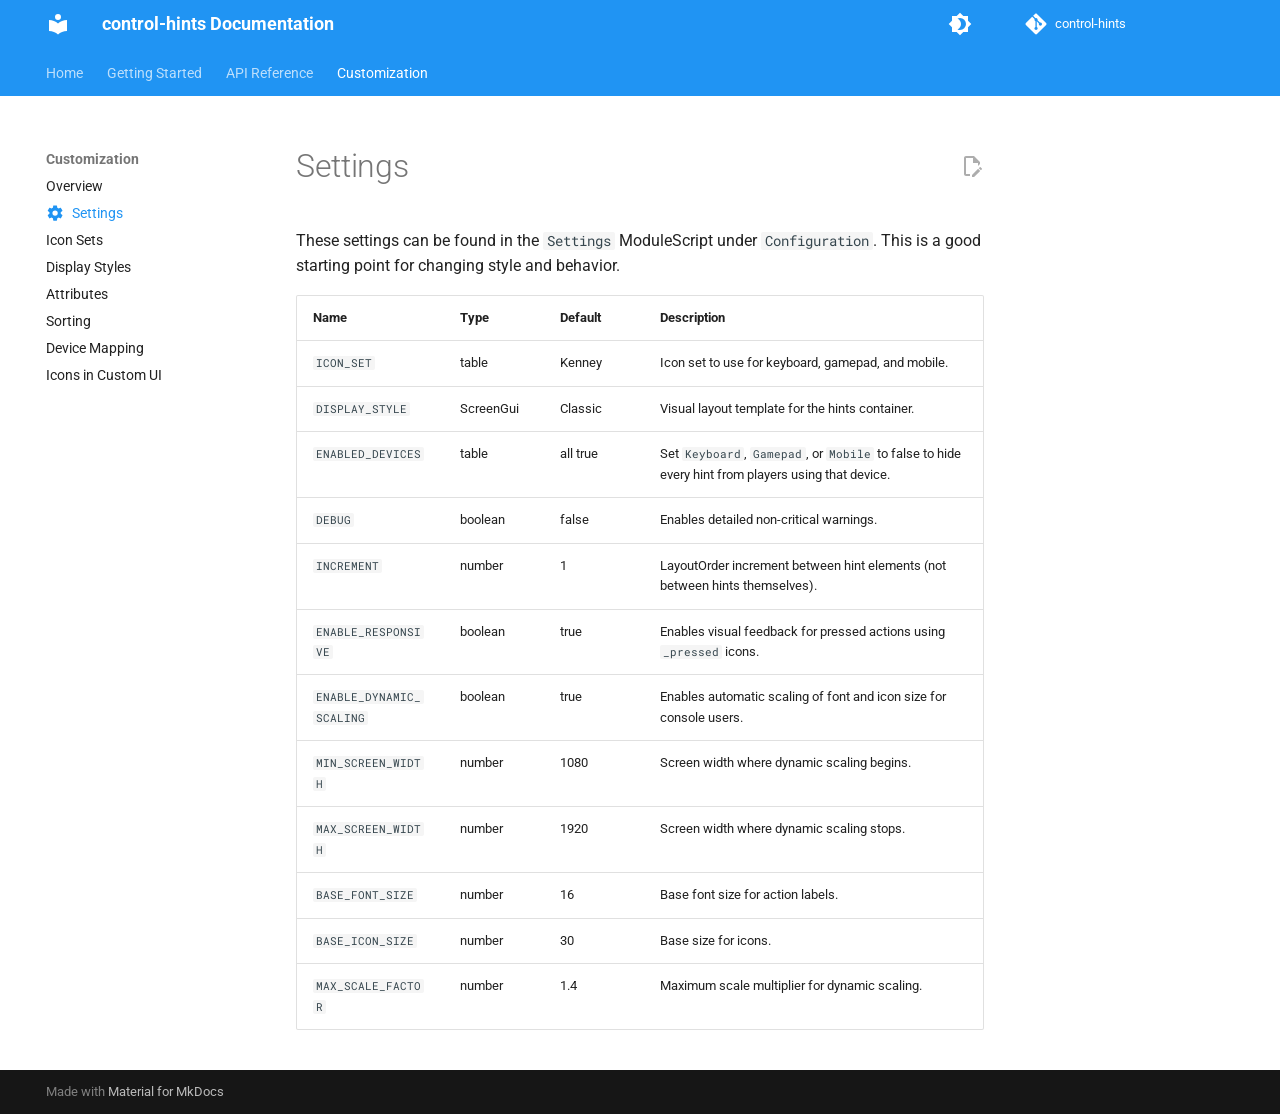
<file: customization/settings/index.html>
<!doctype html>
<html lang="en" class="no-js">
  <head>
    
      <meta charset="utf-8">
      <meta name="viewport" content="width=device-width,initial-scale=1">
      
        <meta name="description" content="A modern Luau module for simplified Roblox control hints with Input Action System integration">
      
      
        <meta name="author" content="btc7274">
      
      
        <link rel="canonical" href="https://btc7274.github.io/control-hints/customization/settings/">
      
      
        <link rel="prev" href="../">
      
      
        <link rel="next" href="../icon-sets/">
      
      
        
      
      
      <link rel="icon" href="../../assets/images/favicon.png">
      <meta name="generator" content="mkdocs-1.6.1, mkdocs-material-9.7.6">
    
    
      
        <title>Settings - control-hints Documentation</title>
      
    
    
      <link rel="stylesheet" href="../../assets/stylesheets/main.484c7ddc.min.css">
      
        
        <link rel="stylesheet" href="../../assets/stylesheets/palette.ab4e12ef.min.css">
      
      


    
    
      
    
    
      
        
        
        
        <link rel="stylesheet" href="../../assets/external/fonts.googleapis.com/css.49ea35f2.css">
        <style>:root{--md-text-font:"Roboto";--md-code-font:"Roboto Mono"}</style>
      
    
    
      <link rel="stylesheet" href="../../stylesheets/extra.css">
    
    <script>__md_scope=new URL("../..",location),__md_hash=e=>[...e].reduce(((e,_)=>(e<<5)-e+_.charCodeAt(0)),0),__md_get=(e,_=localStorage,t=__md_scope)=>JSON.parse(_.getItem(t.pathname+"."+e)),__md_set=(e,_,t=localStorage,a=__md_scope)=>{try{t.setItem(a.pathname+"."+e,JSON.stringify(_))}catch(e){}}</script>
    
      

    
    
  </head>
  
  
    
    
      
    
    
    
    
    <body dir="ltr" data-md-color-scheme="default" data-md-color-primary="blue" data-md-color-accent="indigo">
  
    
    <input class="md-toggle" data-md-toggle="drawer" type="checkbox" id="__drawer" autocomplete="off">
    <input class="md-toggle" data-md-toggle="search" type="checkbox" id="__search" autocomplete="off">
    <label class="md-overlay" for="__drawer"></label>
    <div data-md-component="skip">
      
        
        <a href="#settings" class="md-skip">
          Skip to content
        </a>
      
    </div>
    <div data-md-component="announce">
      
    </div>
    
    
      

<header class="md-header" data-md-component="header">
  <nav class="md-header__inner md-grid" aria-label="Header">
    <a href="../.." title="control-hints Documentation" class="md-header__button md-logo" aria-label="control-hints Documentation" data-md-component="logo">
      
  
  <svg xmlns="http://www.w3.org/2000/svg" viewBox="0 0 24 24"><path d="M12 8a3 3 0 0 0 3-3 3 3 0 0 0-3-3 3 3 0 0 0-3 3 3 3 0 0 0 3 3m0 3.54C9.64 9.35 6.5 8 3 8v11c3.5 0 6.64 1.35 9 3.54 2.36-2.19 5.5-3.54 9-3.54V8c-3.5 0-6.64 1.35-9 3.54"/></svg>

    </a>
    <label class="md-header__button md-icon" for="__drawer">
      
      <svg xmlns="http://www.w3.org/2000/svg" viewBox="0 0 24 24"><path d="M3 6h18v2H3zm0 5h18v2H3zm0 5h18v2H3z"/></svg>
    </label>
    <div class="md-header__title" data-md-component="header-title">
      <div class="md-header__ellipsis">
        <div class="md-header__topic">
          <span class="md-ellipsis">
            control-hints Documentation
          </span>
        </div>
        <div class="md-header__topic" data-md-component="header-topic">
          <span class="md-ellipsis">
            
              Settings
            
          </span>
        </div>
      </div>
    </div>
    
      
        <form class="md-header__option" data-md-component="palette">
  
    
    
    
    <input class="md-option" data-md-color-media="" data-md-color-scheme="default" data-md-color-primary="blue" data-md-color-accent="indigo"  aria-label="Switch to dark mode"  type="radio" name="__palette" id="__palette_0">
    
      <label class="md-header__button md-icon" title="Switch to dark mode" for="__palette_1" hidden>
        <svg xmlns="http://www.w3.org/2000/svg" viewBox="0 0 24 24"><path d="M12 18c-.89 0-1.74-.2-2.5-.55C11.56 16.5 13 14.42 13 12s-1.44-4.5-3.5-5.45C10.26 6.2 11.11 6 12 6a6 6 0 0 1 6 6 6 6 0 0 1-6 6m8-9.31V4h-4.69L12 .69 8.69 4H4v4.69L.69 12 4 15.31V20h4.69L12 23.31 15.31 20H20v-4.69L23.31 12z"/></svg>
      </label>
    
  
    
    
    
    <input class="md-option" data-md-color-media="" data-md-color-scheme="slate" data-md-color-primary="blue" data-md-color-accent="indigo"  aria-label="Switch to light mode"  type="radio" name="__palette" id="__palette_1">
    
      <label class="md-header__button md-icon" title="Switch to light mode" for="__palette_0" hidden>
        <svg xmlns="http://www.w3.org/2000/svg" viewBox="0 0 24 24"><path d="M12 8a4 4 0 0 0-4 4 4 4 0 0 0 4 4 4 4 0 0 0 4-4 4 4 0 0 0-4-4m0 10a6 6 0 0 1-6-6 6 6 0 0 1 6-6 6 6 0 0 1 6 6 6 6 0 0 1-6 6m8-9.31V4h-4.69L12 .69 8.69 4H4v4.69L.69 12 4 15.31V20h4.69L12 23.31 15.31 20H20v-4.69L23.31 12z"/></svg>
      </label>
    
  
</form>
      
    
    
      <script>var palette=__md_get("__palette");if(palette&&palette.color){if("(prefers-color-scheme)"===palette.color.media){var media=matchMedia("(prefers-color-scheme: light)"),input=document.querySelector(media.matches?"[data-md-color-media='(prefers-color-scheme: light)']":"[data-md-color-media='(prefers-color-scheme: dark)']");palette.color.media=input.getAttribute("data-md-color-media"),palette.color.scheme=input.getAttribute("data-md-color-scheme"),palette.color.primary=input.getAttribute("data-md-color-primary"),palette.color.accent=input.getAttribute("data-md-color-accent")}for(var[key,value]of Object.entries(palette.color))document.body.setAttribute("data-md-color-"+key,value)}</script>
    
    
    
    
      <div class="md-header__source">
        <a href="https://github.com/btc7274/control-hints" title="Go to repository" class="md-source" data-md-component="source" target="_blank" rel="noopener">
  <div class="md-source__icon md-icon">
    
    <svg xmlns="http://www.w3.org/2000/svg" viewBox="0 0 448 512"><!--! Font Awesome Free 7.1.0 by @fontawesome - https://fontawesome.com License - https://fontawesome.com/license/free (Icons: CC BY 4.0, Fonts: SIL OFL 1.1, Code: MIT License) Copyright 2025 Fonticons, Inc.--><path d="M439.6 236.1 244 40.5c-5.4-5.5-12.8-8.5-20.4-8.5s-15 3-20.4 8.4L162.5 81l51.5 51.5c27.1-9.1 52.7 16.8 43.4 43.7l49.7 49.7c34.2-11.8 61.2 31 35.5 56.7-26.5 26.5-70.2-2.9-56-37.3L240.3 199v121.9c25.3 12.5 22.3 41.8 9.1 55-6.4 6.4-15.2 10.1-24.3 10.1s-17.8-3.6-24.3-10.1c-17.6-17.6-11.1-46.9 11.2-56v-123c-20.8-8.5-24.6-30.7-18.6-45L142.6 101 8.5 235.1C3 240.6 0 247.9 0 255.5s3 15 8.5 20.4l195.6 195.7c5.4 5.4 12.7 8.4 20.4 8.4s15-3 20.4-8.4l194.7-194.7c5.4-5.4 8.4-12.8 8.4-20.4s-3-15-8.4-20.4"/></svg>
  </div>
  <div class="md-source__repository">
    control-hints
  </div>
</a>
      </div>
    
  </nav>
  
</header>
    
    <div class="md-container" data-md-component="container">
      
      
        
          
            
<nav class="md-tabs" aria-label="Tabs" data-md-component="tabs">
  <div class="md-grid">
    <ul class="md-tabs__list">
      
        
  
  
  
  
    <li class="md-tabs__item">
      <a href="../.." class="md-tabs__link">
        
  
  
    
  
  Home

      </a>
    </li>
  

      
        
  
  
  
  
    <li class="md-tabs__item">
      <a href="../../getting-started/" class="md-tabs__link">
        
  
  
    
  
  Getting Started

      </a>
    </li>
  

      
        
  
  
  
  
    <li class="md-tabs__item">
      <a href="../../api-reference/" class="md-tabs__link">
        
  
  
    
  
  API Reference

      </a>
    </li>
  

      
        
  
  
  
    
  
  
    
    
      <li class="md-tabs__item md-tabs__item--active">
        <a href="../" class="md-tabs__link">
          
  
  
  Customization

        </a>
      </li>
    
  

      
    </ul>
  </div>
</nav>
          
        
      
      <main class="md-main" data-md-component="main">
        <div class="md-main__inner md-grid">
          
            
              
              <div class="md-sidebar md-sidebar--primary" data-md-component="sidebar" data-md-type="navigation" >
                <div class="md-sidebar__scrollwrap">
                  <div class="md-sidebar__inner">
                    


  


<nav class="md-nav md-nav--primary md-nav--lifted" aria-label="Navigation" data-md-level="0">
  <label class="md-nav__title" for="__drawer">
    <a href="../.." title="control-hints Documentation" class="md-nav__button md-logo" aria-label="control-hints Documentation" data-md-component="logo">
      
  
  <svg xmlns="http://www.w3.org/2000/svg" viewBox="0 0 24 24"><path d="M12 8a3 3 0 0 0 3-3 3 3 0 0 0-3-3 3 3 0 0 0-3 3 3 3 0 0 0 3 3m0 3.54C9.64 9.35 6.5 8 3 8v11c3.5 0 6.64 1.35 9 3.54 2.36-2.19 5.5-3.54 9-3.54V8c-3.5 0-6.64 1.35-9 3.54"/></svg>

    </a>
    control-hints Documentation
  </label>
  
    <div class="md-nav__source">
      <a href="https://github.com/btc7274/control-hints" title="Go to repository" class="md-source" data-md-component="source" target="_blank" rel="noopener">
  <div class="md-source__icon md-icon">
    
    <svg xmlns="http://www.w3.org/2000/svg" viewBox="0 0 448 512"><!--! Font Awesome Free 7.1.0 by @fontawesome - https://fontawesome.com License - https://fontawesome.com/license/free (Icons: CC BY 4.0, Fonts: SIL OFL 1.1, Code: MIT License) Copyright 2025 Fonticons, Inc.--><path d="M439.6 236.1 244 40.5c-5.4-5.5-12.8-8.5-20.4-8.5s-15 3-20.4 8.4L162.5 81l51.5 51.5c27.1-9.1 52.7 16.8 43.4 43.7l49.7 49.7c34.2-11.8 61.2 31 35.5 56.7-26.5 26.5-70.2-2.9-56-37.3L240.3 199v121.9c25.3 12.5 22.3 41.8 9.1 55-6.4 6.4-15.2 10.1-24.3 10.1s-17.8-3.6-24.3-10.1c-17.6-17.6-11.1-46.9 11.2-56v-123c-20.8-8.5-24.6-30.7-18.6-45L142.6 101 8.5 235.1C3 240.6 0 247.9 0 255.5s3 15 8.5 20.4l195.6 195.7c5.4 5.4 12.7 8.4 20.4 8.4s15-3 20.4-8.4l194.7-194.7c5.4-5.4 8.4-12.8 8.4-20.4s-3-15-8.4-20.4"/></svg>
  </div>
  <div class="md-source__repository">
    control-hints
  </div>
</a>
    </div>
  
  <ul class="md-nav__list" data-md-scrollfix>
    
      
      
  
  
  
  
    <li class="md-nav__item">
      <a href="../.." class="md-nav__link">
        
  
  
  <span class="md-ellipsis">
    
  
    Home
  

    
  </span>
  
  

      </a>
    </li>
  

    
      
      
  
  
  
  
    <li class="md-nav__item">
      <a href="../../getting-started/" class="md-nav__link">
        
  
  
  <span class="md-ellipsis">
    
  
    Getting Started
  

    
  </span>
  
  

      </a>
    </li>
  

    
      
      
  
  
  
  
    <li class="md-nav__item">
      <a href="../../api-reference/" class="md-nav__link">
        
  
  
  <span class="md-ellipsis">
    
  
    API Reference
  

    
  </span>
  
  

      </a>
    </li>
  

    
      
      
  
  
    
  
  
  
    
    
    
    
      
        
        
      
      
        
      
    
    
    <li class="md-nav__item md-nav__item--active md-nav__item--section md-nav__item--nested">
      
        
        
        <input class="md-nav__toggle md-toggle " type="checkbox" id="__nav_4" checked>
        
          
          <label class="md-nav__link" for="__nav_4" id="__nav_4_label" tabindex="">
            
  
  
  <span class="md-ellipsis">
    
  
    Customization
  

    
  </span>
  
  

            <span class="md-nav__icon md-icon"></span>
          </label>
        
        <nav class="md-nav" data-md-level="1" aria-labelledby="__nav_4_label" aria-expanded="true">
          <label class="md-nav__title" for="__nav_4">
            <span class="md-nav__icon md-icon"></span>
            
  
    Customization
  

          </label>
          <ul class="md-nav__list" data-md-scrollfix>
            
              
                
  
  
  
  
    <li class="md-nav__item">
      <a href="../" class="md-nav__link">
        
  
  
  <span class="md-ellipsis">
    
  
    Overview
  

    
  </span>
  
  

      </a>
    </li>
  

              
            
              
                
  
  
    
  
  
  
    <li class="md-nav__item md-nav__item--active">
      
      <input class="md-nav__toggle md-toggle" type="checkbox" id="__toc">
      
      
        
      
      
      <a href="./" class="md-nav__link md-nav__link--active">
        
  
  
    <svg xmlns="http://www.w3.org/2000/svg" viewBox="0 0 24 24"><path d="M12 15.5A3.5 3.5 0 0 1 8.5 12 3.5 3.5 0 0 1 12 8.5a3.5 3.5 0 0 1 3.5 3.5 3.5 3.5 0 0 1-3.5 3.5m7.43-2.53c.04-.32.07-.64.07-.97s-.03-.66-.07-1l2.11-1.63c.19-.15.24-.42.12-.64l-2-3.46c-.12-.22-.39-.31-.61-.22l-2.49 1c-.52-.39-1.06-.73-1.69-.98l-.37-2.65A.506.506 0 0 0 14 2h-4c-.25 0-.46.18-.5.42l-.37 2.65c-.63.25-1.17.59-1.69.98l-2.49-1c-.22-.09-.49 0-.61.22l-2 3.46c-.13.22-.07.49.12.64L4.57 11c-.04.34-.07.67-.07 1s.03.65.07.97l-2.11 1.66c-.19.15-.25.42-.12.64l2 3.46c.12.22.39.3.61.22l2.49-1.01c.52.4 1.06.74 1.69.99l.37 2.65c.04.24.25.42.5.42h4c.25 0 .46-.18.5-.42l.37-2.65c.63-.26 1.17-.59 1.69-.99l2.49 1.01c.22.08.49 0 .61-.22l2-3.46c.12-.22.07-.49-.12-.64z"/></svg>
  
  <span class="md-ellipsis">
    
  
    Settings
  

    
  </span>
  
  

      </a>
      
    </li>
  

              
            
              
                
  
  
  
  
    <li class="md-nav__item">
      <a href="../icon-sets/" class="md-nav__link">
        
  
  
  <span class="md-ellipsis">
    
  
    Icon Sets
  

    
  </span>
  
  

      </a>
    </li>
  

              
            
              
                
  
  
  
  
    <li class="md-nav__item">
      <a href="../display-styles/" class="md-nav__link">
        
  
  
  <span class="md-ellipsis">
    
  
    Display Styles
  

    
  </span>
  
  

      </a>
    </li>
  

              
            
              
                
  
  
  
  
    <li class="md-nav__item">
      <a href="../attributes/" class="md-nav__link">
        
  
  
  <span class="md-ellipsis">
    
  
    Attributes
  

    
  </span>
  
  

      </a>
    </li>
  

              
            
              
                
  
  
  
  
    <li class="md-nav__item">
      <a href="../sorting/" class="md-nav__link">
        
  
  
  <span class="md-ellipsis">
    
  
    Sorting
  

    
  </span>
  
  

      </a>
    </li>
  

              
            
              
                
  
  
  
  
    <li class="md-nav__item">
      <a href="../device-mapping/" class="md-nav__link">
        
  
  
  <span class="md-ellipsis">
    
  
    Device Mapping
  

    
  </span>
  
  

      </a>
    </li>
  

              
            
              
                
  
  
  
  
    <li class="md-nav__item">
      <a href="../custom-ui-icons/" class="md-nav__link">
        
  
  
  <span class="md-ellipsis">
    
  
    Icons in Custom UI
  

    
  </span>
  
  

      </a>
    </li>
  

              
            
          </ul>
        </nav>
      
    </li>
  

    
  </ul>
</nav>
                  </div>
                </div>
              </div>
            
            
              
              <div class="md-sidebar md-sidebar--secondary" data-md-component="sidebar" data-md-type="toc" >
                <div class="md-sidebar__scrollwrap">
                  <div class="md-sidebar__inner">
                    

<nav class="md-nav md-nav--secondary" aria-label="Table of contents">
  
  
  
    
  
  
</nav>
                  </div>
                </div>
              </div>
            
          
          
            <div class="md-content" data-md-component="content">
              
              <article class="md-content__inner md-typeset">
                
                  


  
    <a href="https://github.com/btc7274/control-hints/edit/main/docs/customization/settings.md" title="Edit this page" class="md-content__button md-icon" rel="edit noopener" target="_blank">
      
      <svg xmlns="http://www.w3.org/2000/svg" viewBox="0 0 24 24"><path d="M10 20H6V4h7v5h5v3.1l2-2V8l-6-6H6c-1.1 0-2 .9-2 2v16c0 1.1.9 2 2 2h4zm10.2-7c.1 0 .3.1.4.2l1.3 1.3c.2.2.2.6 0 .8l-1 1-2.1-2.1 1-1c.1-.1.2-.2.4-.2m0 3.9L14.1 23H12v-2.1l6.1-6.1z"/></svg>
    </a>
  
  


<h1 id="settings">Settings</h1>
<p>These settings can be found in the <code>Settings</code> ModuleScript under <code>Configuration</code>. This is a good starting point for changing style and behavior.</p>
<table>
<thead>
<tr>
<th>Name</th>
<th>Type</th>
<th>Default</th>
<th>Description</th>
</tr>
</thead>
<tbody>
<tr>
<td><code>ICON_SET</code></td>
<td>table</td>
<td>Kenney</td>
<td>Icon set to use for keyboard, gamepad, and mobile.</td>
</tr>
<tr>
<td><code>DISPLAY_STYLE</code></td>
<td>ScreenGui</td>
<td>Classic</td>
<td>Visual layout template for the hints container.</td>
</tr>
<tr>
<td><code>ENABLED_DEVICES</code></td>
<td>table</td>
<td>all true</td>
<td>Set <code>Keyboard</code>, <code>Gamepad</code>, or <code>Mobile</code> to false to hide every hint from players using that device.</td>
</tr>
<tr>
<td><code>DEBUG</code></td>
<td>boolean</td>
<td>false</td>
<td>Enables detailed non-critical warnings.</td>
</tr>
<tr>
<td><code>INCREMENT</code></td>
<td>number</td>
<td>1</td>
<td>LayoutOrder increment between hint elements (not between hints themselves).</td>
</tr>
<tr>
<td><code>ENABLE_RESPONSIVE</code></td>
<td>boolean</td>
<td>true</td>
<td>Enables visual feedback for pressed actions using <code>_pressed</code> icons.</td>
</tr>
<tr>
<td><code>ENABLE_DYNAMIC_SCALING</code></td>
<td>boolean</td>
<td>true</td>
<td>Enables automatic scaling of font and icon size for console users.</td>
</tr>
<tr>
<td><code>MIN_SCREEN_WIDTH</code></td>
<td>number</td>
<td>1080</td>
<td>Screen width where dynamic scaling begins.</td>
</tr>
<tr>
<td><code>MAX_SCREEN_WIDTH</code></td>
<td>number</td>
<td>1920</td>
<td>Screen width where dynamic scaling stops.</td>
</tr>
<tr>
<td><code>BASE_FONT_SIZE</code></td>
<td>number</td>
<td>16</td>
<td>Base font size for action labels.</td>
</tr>
<tr>
<td><code>BASE_ICON_SIZE</code></td>
<td>number</td>
<td>30</td>
<td>Base size for icons.</td>
</tr>
<tr>
<td><code>MAX_SCALE_FACTOR</code></td>
<td>number</td>
<td>1.4</td>
<td>Maximum scale multiplier for dynamic scaling.</td>
</tr>
</tbody>
</table>







  
  






                
              </article>
            </div>
          
          
<script>var target=document.getElementById(location.hash.slice(1));target&&target.name&&(target.checked=target.name.startsWith("__tabbed_"))</script>
        </div>
        
          <button type="button" class="md-top md-icon" data-md-component="top" hidden>
  
  <svg xmlns="http://www.w3.org/2000/svg" viewBox="0 0 24 24"><path d="M13 20h-2V8l-5.5 5.5-1.42-1.42L12 4.16l7.92 7.92-1.42 1.42L13 8z"/></svg>
  Back to top
</button>
        
      </main>
      
        <footer class="md-footer">
  
  <div class="md-footer-meta md-typeset">
    <div class="md-footer-meta__inner md-grid">
      <div class="md-copyright">
  
  
    Made with
    <a href="https://squidfunk.github.io/mkdocs-material/" target="_blank" rel="noopener">
      Material for MkDocs
    </a>
  
</div>
      
    </div>
  </div>
</footer>
      
    </div>
    <div class="md-dialog" data-md-component="dialog">
      <div class="md-dialog__inner md-typeset"></div>
    </div>
    
    
    
      
      
      <script id="__config" type="application/json">{"annotate": null, "base": "../..", "features": ["navigation.tabs", "navigation.sections", "navigation.top", "search.suggest", "search.share", "content.code.annotate", "content.code.copy", "content.action.edit", "content.tooltips"], "search": "../../assets/javascripts/workers/search.2c215733.min.js", "tags": null, "translations": {"clipboard.copied": "Copied to clipboard", "clipboard.copy": "Copy to clipboard", "search.result.more.one": "1 more on this page", "search.result.more.other": "# more on this page", "search.result.none": "No matching documents", "search.result.one": "1 matching document", "search.result.other": "# matching documents", "search.result.placeholder": "Type to start searching", "search.result.term.missing": "Missing", "select.version": "Select version"}, "version": null}</script>
    
    
      <script src="../../assets/javascripts/bundle.79ae519e.min.js"></script>
      
    
  </body>
</html>
</file>
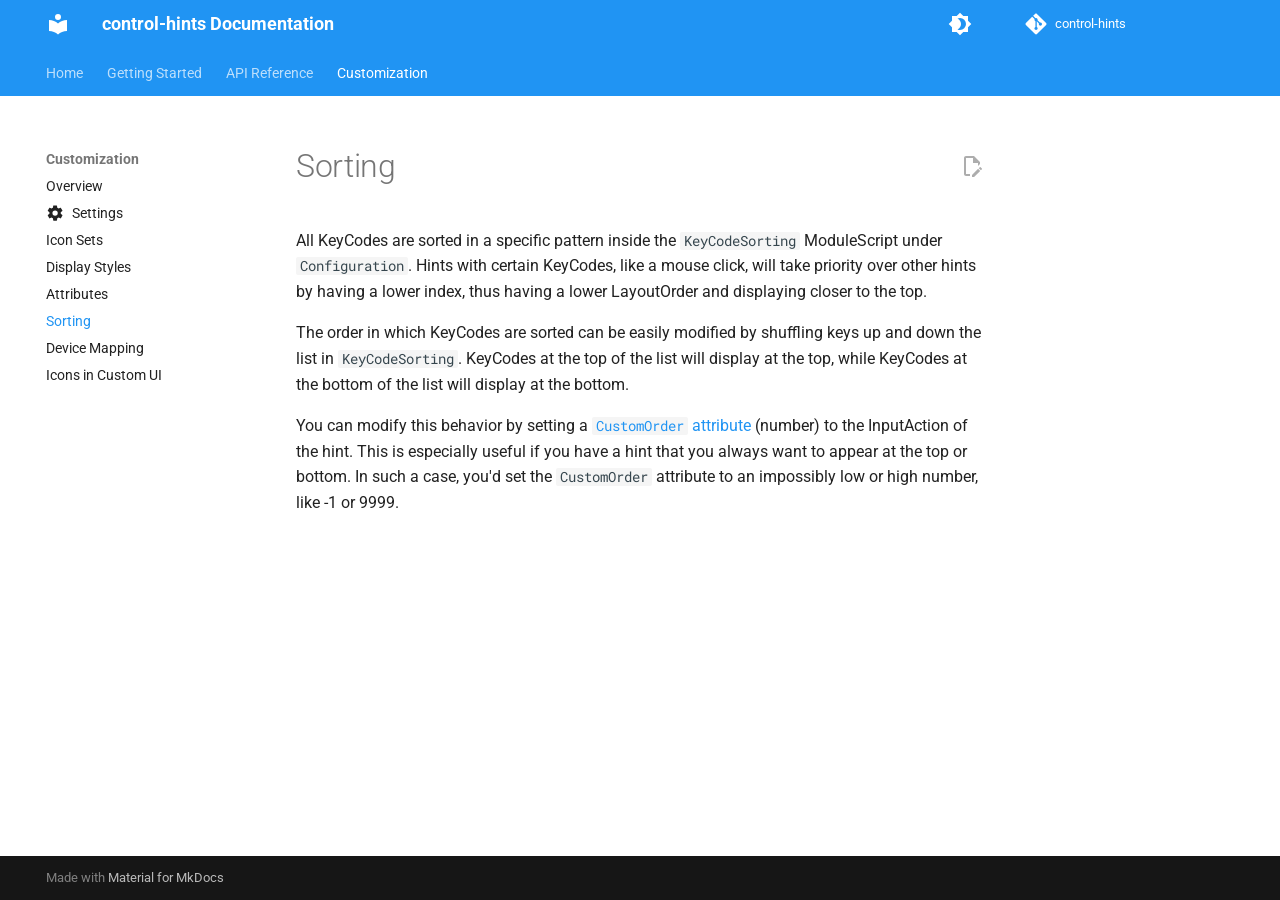
<file: customization/sorting/index.html>
<!doctype html>
<html lang="en" class="no-js">
  <head>
    
      <meta charset="utf-8">
      <meta name="viewport" content="width=device-width,initial-scale=1">
      
        <meta name="description" content="A modern Luau module for simplified Roblox control hints with Input Action System integration">
      
      
        <meta name="author" content="btc7274">
      
      
        <link rel="canonical" href="https://btc7274.github.io/control-hints/customization/sorting/">
      
      
        <link rel="prev" href="../attributes/">
      
      
        <link rel="next" href="../device-mapping/">
      
      
        
      
      
      <link rel="icon" href="../../assets/images/favicon.png">
      <meta name="generator" content="mkdocs-1.6.1, mkdocs-material-9.7.6">
    
    
      
        <title>Sorting - control-hints Documentation</title>
      
    
    
      <link rel="stylesheet" href="../../assets/stylesheets/main.484c7ddc.min.css">
      
        
        <link rel="stylesheet" href="../../assets/stylesheets/palette.ab4e12ef.min.css">
      
      


    
    
      
    
    
      
        
        
        
        <link rel="stylesheet" href="../../assets/external/fonts.googleapis.com/css.49ea35f2.css">
        <style>:root{--md-text-font:"Roboto";--md-code-font:"Roboto Mono"}</style>
      
    
    
      <link rel="stylesheet" href="../../stylesheets/extra.css">
    
    <script>__md_scope=new URL("../..",location),__md_hash=e=>[...e].reduce(((e,_)=>(e<<5)-e+_.charCodeAt(0)),0),__md_get=(e,_=localStorage,t=__md_scope)=>JSON.parse(_.getItem(t.pathname+"."+e)),__md_set=(e,_,t=localStorage,a=__md_scope)=>{try{t.setItem(a.pathname+"."+e,JSON.stringify(_))}catch(e){}}</script>
    
      

    
    
  </head>
  
  
    
    
      
    
    
    
    
    <body dir="ltr" data-md-color-scheme="default" data-md-color-primary="blue" data-md-color-accent="indigo">
  
    
    <input class="md-toggle" data-md-toggle="drawer" type="checkbox" id="__drawer" autocomplete="off">
    <input class="md-toggle" data-md-toggle="search" type="checkbox" id="__search" autocomplete="off">
    <label class="md-overlay" for="__drawer"></label>
    <div data-md-component="skip">
      
        
        <a href="#sorting" class="md-skip">
          Skip to content
        </a>
      
    </div>
    <div data-md-component="announce">
      
    </div>
    
    
      

<header class="md-header" data-md-component="header">
  <nav class="md-header__inner md-grid" aria-label="Header">
    <a href="../.." title="control-hints Documentation" class="md-header__button md-logo" aria-label="control-hints Documentation" data-md-component="logo">
      
  
  <svg xmlns="http://www.w3.org/2000/svg" viewBox="0 0 24 24"><path d="M12 8a3 3 0 0 0 3-3 3 3 0 0 0-3-3 3 3 0 0 0-3 3 3 3 0 0 0 3 3m0 3.54C9.64 9.35 6.5 8 3 8v11c3.5 0 6.64 1.35 9 3.54 2.36-2.19 5.5-3.54 9-3.54V8c-3.5 0-6.64 1.35-9 3.54"/></svg>

    </a>
    <label class="md-header__button md-icon" for="__drawer">
      
      <svg xmlns="http://www.w3.org/2000/svg" viewBox="0 0 24 24"><path d="M3 6h18v2H3zm0 5h18v2H3zm0 5h18v2H3z"/></svg>
    </label>
    <div class="md-header__title" data-md-component="header-title">
      <div class="md-header__ellipsis">
        <div class="md-header__topic">
          <span class="md-ellipsis">
            control-hints Documentation
          </span>
        </div>
        <div class="md-header__topic" data-md-component="header-topic">
          <span class="md-ellipsis">
            
              Sorting
            
          </span>
        </div>
      </div>
    </div>
    
      
        <form class="md-header__option" data-md-component="palette">
  
    
    
    
    <input class="md-option" data-md-color-media="" data-md-color-scheme="default" data-md-color-primary="blue" data-md-color-accent="indigo"  aria-label="Switch to dark mode"  type="radio" name="__palette" id="__palette_0">
    
      <label class="md-header__button md-icon" title="Switch to dark mode" for="__palette_1" hidden>
        <svg xmlns="http://www.w3.org/2000/svg" viewBox="0 0 24 24"><path d="M12 18c-.89 0-1.74-.2-2.5-.55C11.56 16.5 13 14.42 13 12s-1.44-4.5-3.5-5.45C10.26 6.2 11.11 6 12 6a6 6 0 0 1 6 6 6 6 0 0 1-6 6m8-9.31V4h-4.69L12 .69 8.69 4H4v4.69L.69 12 4 15.31V20h4.69L12 23.31 15.31 20H20v-4.69L23.31 12z"/></svg>
      </label>
    
  
    
    
    
    <input class="md-option" data-md-color-media="" data-md-color-scheme="slate" data-md-color-primary="blue" data-md-color-accent="indigo"  aria-label="Switch to light mode"  type="radio" name="__palette" id="__palette_1">
    
      <label class="md-header__button md-icon" title="Switch to light mode" for="__palette_0" hidden>
        <svg xmlns="http://www.w3.org/2000/svg" viewBox="0 0 24 24"><path d="M12 8a4 4 0 0 0-4 4 4 4 0 0 0 4 4 4 4 0 0 0 4-4 4 4 0 0 0-4-4m0 10a6 6 0 0 1-6-6 6 6 0 0 1 6-6 6 6 0 0 1 6 6 6 6 0 0 1-6 6m8-9.31V4h-4.69L12 .69 8.69 4H4v4.69L.69 12 4 15.31V20h4.69L12 23.31 15.31 20H20v-4.69L23.31 12z"/></svg>
      </label>
    
  
</form>
      
    
    
      <script>var palette=__md_get("__palette");if(palette&&palette.color){if("(prefers-color-scheme)"===palette.color.media){var media=matchMedia("(prefers-color-scheme: light)"),input=document.querySelector(media.matches?"[data-md-color-media='(prefers-color-scheme: light)']":"[data-md-color-media='(prefers-color-scheme: dark)']");palette.color.media=input.getAttribute("data-md-color-media"),palette.color.scheme=input.getAttribute("data-md-color-scheme"),palette.color.primary=input.getAttribute("data-md-color-primary"),palette.color.accent=input.getAttribute("data-md-color-accent")}for(var[key,value]of Object.entries(palette.color))document.body.setAttribute("data-md-color-"+key,value)}</script>
    
    
    
    
      <div class="md-header__source">
        <a href="https://github.com/btc7274/control-hints" title="Go to repository" class="md-source" data-md-component="source" target="_blank" rel="noopener">
  <div class="md-source__icon md-icon">
    
    <svg xmlns="http://www.w3.org/2000/svg" viewBox="0 0 448 512"><!--! Font Awesome Free 7.1.0 by @fontawesome - https://fontawesome.com License - https://fontawesome.com/license/free (Icons: CC BY 4.0, Fonts: SIL OFL 1.1, Code: MIT License) Copyright 2025 Fonticons, Inc.--><path d="M439.6 236.1 244 40.5c-5.4-5.5-12.8-8.5-20.4-8.5s-15 3-20.4 8.4L162.5 81l51.5 51.5c27.1-9.1 52.7 16.8 43.4 43.7l49.7 49.7c34.2-11.8 61.2 31 35.5 56.7-26.5 26.5-70.2-2.9-56-37.3L240.3 199v121.9c25.3 12.5 22.3 41.8 9.1 55-6.4 6.4-15.2 10.1-24.3 10.1s-17.8-3.6-24.3-10.1c-17.6-17.6-11.1-46.9 11.2-56v-123c-20.8-8.5-24.6-30.7-18.6-45L142.6 101 8.5 235.1C3 240.6 0 247.9 0 255.5s3 15 8.5 20.4l195.6 195.7c5.4 5.4 12.7 8.4 20.4 8.4s15-3 20.4-8.4l194.7-194.7c5.4-5.4 8.4-12.8 8.4-20.4s-3-15-8.4-20.4"/></svg>
  </div>
  <div class="md-source__repository">
    control-hints
  </div>
</a>
      </div>
    
  </nav>
  
</header>
    
    <div class="md-container" data-md-component="container">
      
      
        
          
            
<nav class="md-tabs" aria-label="Tabs" data-md-component="tabs">
  <div class="md-grid">
    <ul class="md-tabs__list">
      
        
  
  
  
  
    <li class="md-tabs__item">
      <a href="../.." class="md-tabs__link">
        
  
  
    
  
  Home

      </a>
    </li>
  

      
        
  
  
  
  
    <li class="md-tabs__item">
      <a href="../../getting-started/" class="md-tabs__link">
        
  
  
    
  
  Getting Started

      </a>
    </li>
  

      
        
  
  
  
  
    <li class="md-tabs__item">
      <a href="../../api-reference/" class="md-tabs__link">
        
  
  
    
  
  API Reference

      </a>
    </li>
  

      
        
  
  
  
    
  
  
    
    
      <li class="md-tabs__item md-tabs__item--active">
        <a href="../" class="md-tabs__link">
          
  
  
  Customization

        </a>
      </li>
    
  

      
    </ul>
  </div>
</nav>
          
        
      
      <main class="md-main" data-md-component="main">
        <div class="md-main__inner md-grid">
          
            
              
              <div class="md-sidebar md-sidebar--primary" data-md-component="sidebar" data-md-type="navigation" >
                <div class="md-sidebar__scrollwrap">
                  <div class="md-sidebar__inner">
                    


  


<nav class="md-nav md-nav--primary md-nav--lifted" aria-label="Navigation" data-md-level="0">
  <label class="md-nav__title" for="__drawer">
    <a href="../.." title="control-hints Documentation" class="md-nav__button md-logo" aria-label="control-hints Documentation" data-md-component="logo">
      
  
  <svg xmlns="http://www.w3.org/2000/svg" viewBox="0 0 24 24"><path d="M12 8a3 3 0 0 0 3-3 3 3 0 0 0-3-3 3 3 0 0 0-3 3 3 3 0 0 0 3 3m0 3.54C9.64 9.35 6.5 8 3 8v11c3.5 0 6.64 1.35 9 3.54 2.36-2.19 5.5-3.54 9-3.54V8c-3.5 0-6.64 1.35-9 3.54"/></svg>

    </a>
    control-hints Documentation
  </label>
  
    <div class="md-nav__source">
      <a href="https://github.com/btc7274/control-hints" title="Go to repository" class="md-source" data-md-component="source" target="_blank" rel="noopener">
  <div class="md-source__icon md-icon">
    
    <svg xmlns="http://www.w3.org/2000/svg" viewBox="0 0 448 512"><!--! Font Awesome Free 7.1.0 by @fontawesome - https://fontawesome.com License - https://fontawesome.com/license/free (Icons: CC BY 4.0, Fonts: SIL OFL 1.1, Code: MIT License) Copyright 2025 Fonticons, Inc.--><path d="M439.6 236.1 244 40.5c-5.4-5.5-12.8-8.5-20.4-8.5s-15 3-20.4 8.4L162.5 81l51.5 51.5c27.1-9.1 52.7 16.8 43.4 43.7l49.7 49.7c34.2-11.8 61.2 31 35.5 56.7-26.5 26.5-70.2-2.9-56-37.3L240.3 199v121.9c25.3 12.5 22.3 41.8 9.1 55-6.4 6.4-15.2 10.1-24.3 10.1s-17.8-3.6-24.3-10.1c-17.6-17.6-11.1-46.9 11.2-56v-123c-20.8-8.5-24.6-30.7-18.6-45L142.6 101 8.5 235.1C3 240.6 0 247.9 0 255.5s3 15 8.5 20.4l195.6 195.7c5.4 5.4 12.7 8.4 20.4 8.4s15-3 20.4-8.4l194.7-194.7c5.4-5.4 8.4-12.8 8.4-20.4s-3-15-8.4-20.4"/></svg>
  </div>
  <div class="md-source__repository">
    control-hints
  </div>
</a>
    </div>
  
  <ul class="md-nav__list" data-md-scrollfix>
    
      
      
  
  
  
  
    <li class="md-nav__item">
      <a href="../.." class="md-nav__link">
        
  
  
  <span class="md-ellipsis">
    
  
    Home
  

    
  </span>
  
  

      </a>
    </li>
  

    
      
      
  
  
  
  
    <li class="md-nav__item">
      <a href="../../getting-started/" class="md-nav__link">
        
  
  
  <span class="md-ellipsis">
    
  
    Getting Started
  

    
  </span>
  
  

      </a>
    </li>
  

    
      
      
  
  
  
  
    <li class="md-nav__item">
      <a href="../../api-reference/" class="md-nav__link">
        
  
  
  <span class="md-ellipsis">
    
  
    API Reference
  

    
  </span>
  
  

      </a>
    </li>
  

    
      
      
  
  
    
  
  
  
    
    
    
    
      
        
        
      
      
        
      
    
    
    <li class="md-nav__item md-nav__item--active md-nav__item--section md-nav__item--nested">
      
        
        
        <input class="md-nav__toggle md-toggle " type="checkbox" id="__nav_4" checked>
        
          
          <label class="md-nav__link" for="__nav_4" id="__nav_4_label" tabindex="">
            
  
  
  <span class="md-ellipsis">
    
  
    Customization
  

    
  </span>
  
  

            <span class="md-nav__icon md-icon"></span>
          </label>
        
        <nav class="md-nav" data-md-level="1" aria-labelledby="__nav_4_label" aria-expanded="true">
          <label class="md-nav__title" for="__nav_4">
            <span class="md-nav__icon md-icon"></span>
            
  
    Customization
  

          </label>
          <ul class="md-nav__list" data-md-scrollfix>
            
              
                
  
  
  
  
    <li class="md-nav__item">
      <a href="../" class="md-nav__link">
        
  
  
  <span class="md-ellipsis">
    
  
    Overview
  

    
  </span>
  
  

      </a>
    </li>
  

              
            
              
                
  
  
  
  
    <li class="md-nav__item">
      <a href="../settings/" class="md-nav__link">
        
  
  
    <svg xmlns="http://www.w3.org/2000/svg" viewBox="0 0 24 24"><path d="M12 15.5A3.5 3.5 0 0 1 8.5 12 3.5 3.5 0 0 1 12 8.5a3.5 3.5 0 0 1 3.5 3.5 3.5 3.5 0 0 1-3.5 3.5m7.43-2.53c.04-.32.07-.64.07-.97s-.03-.66-.07-1l2.11-1.63c.19-.15.24-.42.12-.64l-2-3.46c-.12-.22-.39-.31-.61-.22l-2.49 1c-.52-.39-1.06-.73-1.69-.98l-.37-2.65A.506.506 0 0 0 14 2h-4c-.25 0-.46.18-.5.42l-.37 2.65c-.63.25-1.17.59-1.69.98l-2.49-1c-.22-.09-.49 0-.61.22l-2 3.46c-.13.22-.07.49.12.64L4.57 11c-.04.34-.07.67-.07 1s.03.65.07.97l-2.11 1.66c-.19.15-.25.42-.12.64l2 3.46c.12.22.39.3.61.22l2.49-1.01c.52.4 1.06.74 1.69.99l.37 2.65c.04.24.25.42.5.42h4c.25 0 .46-.18.5-.42l.37-2.65c.63-.26 1.17-.59 1.69-.99l2.49 1.01c.22.08.49 0 .61-.22l2-3.46c.12-.22.07-.49-.12-.64z"/></svg>
  
  <span class="md-ellipsis">
    
  
    Settings
  

    
  </span>
  
  

      </a>
    </li>
  

              
            
              
                
  
  
  
  
    <li class="md-nav__item">
      <a href="../icon-sets/" class="md-nav__link">
        
  
  
  <span class="md-ellipsis">
    
  
    Icon Sets
  

    
  </span>
  
  

      </a>
    </li>
  

              
            
              
                
  
  
  
  
    <li class="md-nav__item">
      <a href="../display-styles/" class="md-nav__link">
        
  
  
  <span class="md-ellipsis">
    
  
    Display Styles
  

    
  </span>
  
  

      </a>
    </li>
  

              
            
              
                
  
  
  
  
    <li class="md-nav__item">
      <a href="../attributes/" class="md-nav__link">
        
  
  
  <span class="md-ellipsis">
    
  
    Attributes
  

    
  </span>
  
  

      </a>
    </li>
  

              
            
              
                
  
  
    
  
  
  
    <li class="md-nav__item md-nav__item--active">
      
      <input class="md-nav__toggle md-toggle" type="checkbox" id="__toc">
      
      
        
      
      
      <a href="./" class="md-nav__link md-nav__link--active">
        
  
  
  <span class="md-ellipsis">
    
  
    Sorting
  

    
  </span>
  
  

      </a>
      
    </li>
  

              
            
              
                
  
  
  
  
    <li class="md-nav__item">
      <a href="../device-mapping/" class="md-nav__link">
        
  
  
  <span class="md-ellipsis">
    
  
    Device Mapping
  

    
  </span>
  
  

      </a>
    </li>
  

              
            
              
                
  
  
  
  
    <li class="md-nav__item">
      <a href="../custom-ui-icons/" class="md-nav__link">
        
  
  
  <span class="md-ellipsis">
    
  
    Icons in Custom UI
  

    
  </span>
  
  

      </a>
    </li>
  

              
            
          </ul>
        </nav>
      
    </li>
  

    
  </ul>
</nav>
                  </div>
                </div>
              </div>
            
            
              
              <div class="md-sidebar md-sidebar--secondary" data-md-component="sidebar" data-md-type="toc" >
                <div class="md-sidebar__scrollwrap">
                  <div class="md-sidebar__inner">
                    

<nav class="md-nav md-nav--secondary" aria-label="Table of contents">
  
  
  
    
  
  
</nav>
                  </div>
                </div>
              </div>
            
          
          
            <div class="md-content" data-md-component="content">
              
              <article class="md-content__inner md-typeset">
                
                  


  
    <a href="https://github.com/btc7274/control-hints/edit/main/docs/customization/sorting.md" title="Edit this page" class="md-content__button md-icon" rel="edit noopener" target="_blank">
      
      <svg xmlns="http://www.w3.org/2000/svg" viewBox="0 0 24 24"><path d="M10 20H6V4h7v5h5v3.1l2-2V8l-6-6H6c-1.1 0-2 .9-2 2v16c0 1.1.9 2 2 2h4zm10.2-7c.1 0 .3.1.4.2l1.3 1.3c.2.2.2.6 0 .8l-1 1-2.1-2.1 1-1c.1-.1.2-.2.4-.2m0 3.9L14.1 23H12v-2.1l6.1-6.1z"/></svg>
    </a>
  
  


<h1 id="sorting">Sorting</h1>
<p>All KeyCodes are sorted in a specific pattern inside the <code>KeyCodeSorting</code> ModuleScript under <code>Configuration</code>. Hints with certain KeyCodes, like a mouse click, will take priority over other hints by having a lower index, thus having a lower LayoutOrder and displaying closer to the top.</p>
<p>The order in which KeyCodes are sorted can be easily modified by shuffling keys up and down the list in <code>KeyCodeSorting</code>. KeyCodes at the top of the list will display at the top, while KeyCodes at the bottom of the list will display at the bottom.</p>
<p>You can modify this behavior by setting a <a href="../attributes/"><code>CustomOrder</code> attribute</a> (number) to the InputAction of the hint. This is especially useful if you have a hint that you always want to appear at the top or bottom. In such a case, you'd set the <code>CustomOrder</code> attribute to an impossibly low or high number, like -1 or 9999.</p>












                
              </article>
            </div>
          
          
<script>var target=document.getElementById(location.hash.slice(1));target&&target.name&&(target.checked=target.name.startsWith("__tabbed_"))</script>
        </div>
        
          <button type="button" class="md-top md-icon" data-md-component="top" hidden>
  
  <svg xmlns="http://www.w3.org/2000/svg" viewBox="0 0 24 24"><path d="M13 20h-2V8l-5.5 5.5-1.42-1.42L12 4.16l7.92 7.92-1.42 1.42L13 8z"/></svg>
  Back to top
</button>
        
      </main>
      
        <footer class="md-footer">
  
  <div class="md-footer-meta md-typeset">
    <div class="md-footer-meta__inner md-grid">
      <div class="md-copyright">
  
  
    Made with
    <a href="https://squidfunk.github.io/mkdocs-material/" target="_blank" rel="noopener">
      Material for MkDocs
    </a>
  
</div>
      
    </div>
  </div>
</footer>
      
    </div>
    <div class="md-dialog" data-md-component="dialog">
      <div class="md-dialog__inner md-typeset"></div>
    </div>
    
    
    
      
      
      <script id="__config" type="application/json">{"annotate": null, "base": "../..", "features": ["navigation.tabs", "navigation.sections", "navigation.top", "search.suggest", "search.share", "content.code.annotate", "content.code.copy", "content.action.edit", "content.tooltips"], "search": "../../assets/javascripts/workers/search.2c215733.min.js", "tags": null, "translations": {"clipboard.copied": "Copied to clipboard", "clipboard.copy": "Copy to clipboard", "search.result.more.one": "1 more on this page", "search.result.more.other": "# more on this page", "search.result.none": "No matching documents", "search.result.one": "1 matching document", "search.result.other": "# matching documents", "search.result.placeholder": "Type to start searching", "search.result.term.missing": "Missing", "select.version": "Select version"}, "version": null}</script>
    
    
      <script src="../../assets/javascripts/bundle.79ae519e.min.js"></script>
      
    
  </body>
</html>
</file>
<file: assets/external/fonts.googleapis.com/css.49ea35f2.css>
/* cyrillic-ext */
@font-face {
  font-family: 'Roboto';
  font-style: italic;
  font-weight: 300;
  font-stretch: 100%;
  font-display: fallback;
  src: url(../fonts.gstatic.com/s/roboto/v51/KFO5CnqEu92Fr1Mu53ZEC9_Vu3r1gIhOszmkC3kaWzU.woff2) format('woff2');
  unicode-range: U+0460-052F, U+1C80-1C8A, U+20B4, U+2DE0-2DFF, U+A640-A69F, U+FE2E-FE2F;
}
/* cyrillic */
@font-face {
  font-family: 'Roboto';
  font-style: italic;
  font-weight: 300;
  font-stretch: 100%;
  font-display: fallback;
  src: url(../fonts.gstatic.com/s/roboto/v51/KFO5CnqEu92Fr1Mu53ZEC9_Vu3r1gIhOszmkAnkaWzU.woff2) format('woff2');
  unicode-range: U+0301, U+0400-045F, U+0490-0491, U+04B0-04B1, U+2116;
}
/* greek-ext */
@font-face {
  font-family: 'Roboto';
  font-style: italic;
  font-weight: 300;
  font-stretch: 100%;
  font-display: fallback;
  src: url(../fonts.gstatic.com/s/roboto/v51/KFO5CnqEu92Fr1Mu53ZEC9_Vu3r1gIhOszmkCnkaWzU.woff2) format('woff2');
  unicode-range: U+1F00-1FFF;
}
/* greek */
@font-face {
  font-family: 'Roboto';
  font-style: italic;
  font-weight: 300;
  font-stretch: 100%;
  font-display: fallback;
  src: url(../fonts.gstatic.com/s/roboto/v51/KFO5CnqEu92Fr1Mu53ZEC9_Vu3r1gIhOszmkBXkaWzU.woff2) format('woff2');
  unicode-range: U+0370-0377, U+037A-037F, U+0384-038A, U+038C, U+038E-03A1, U+03A3-03FF;
}
/* math */
@font-face {
  font-family: 'Roboto';
  font-style: italic;
  font-weight: 300;
  font-stretch: 100%;
  font-display: fallback;
  src: url(../fonts.gstatic.com/s/roboto/v51/KFO5CnqEu92Fr1Mu53ZEC9_Vu3r1gIhOszmkenkaWzU.woff2) format('woff2');
  unicode-range: U+0302-0303, U+0305, U+0307-0308, U+0310, U+0312, U+0315, U+031A, U+0326-0327, U+032C, U+032F-0330, U+0332-0333, U+0338, U+033A, U+0346, U+034D, U+0391-03A1, U+03A3-03A9, U+03B1-03C9, U+03D1, U+03D5-03D6, U+03F0-03F1, U+03F4-03F5, U+2016-2017, U+2034-2038, U+203C, U+2040, U+2043, U+2047, U+2050, U+2057, U+205F, U+2070-2071, U+2074-208E, U+2090-209C, U+20D0-20DC, U+20E1, U+20E5-20EF, U+2100-2112, U+2114-2115, U+2117-2121, U+2123-214F, U+2190, U+2192, U+2194-21AE, U+21B0-21E5, U+21F1-21F2, U+21F4-2211, U+2213-2214, U+2216-22FF, U+2308-230B, U+2310, U+2319, U+231C-2321, U+2336-237A, U+237C, U+2395, U+239B-23B7, U+23D0, U+23DC-23E1, U+2474-2475, U+25AF, U+25B3, U+25B7, U+25BD, U+25C1, U+25CA, U+25CC, U+25FB, U+266D-266F, U+27C0-27FF, U+2900-2AFF, U+2B0E-2B11, U+2B30-2B4C, U+2BFE, U+3030, U+FF5B, U+FF5D, U+1D400-1D7FF, U+1EE00-1EEFF;
}
/* symbols */
@font-face {
  font-family: 'Roboto';
  font-style: italic;
  font-weight: 300;
  font-stretch: 100%;
  font-display: fallback;
  src: url(../fonts.gstatic.com/s/roboto/v51/KFO5CnqEu92Fr1Mu53ZEC9_Vu3r1gIhOszmkaHkaWzU.woff2) format('woff2');
  unicode-range: U+0001-000C, U+000E-001F, U+007F-009F, U+20DD-20E0, U+20E2-20E4, U+2150-218F, U+2190, U+2192, U+2194-2199, U+21AF, U+21E6-21F0, U+21F3, U+2218-2219, U+2299, U+22C4-22C6, U+2300-243F, U+2440-244A, U+2460-24FF, U+25A0-27BF, U+2800-28FF, U+2921-2922, U+2981, U+29BF, U+29EB, U+2B00-2BFF, U+4DC0-4DFF, U+FFF9-FFFB, U+10140-1018E, U+10190-1019C, U+101A0, U+101D0-101FD, U+102E0-102FB, U+10E60-10E7E, U+1D2C0-1D2D3, U+1D2E0-1D37F, U+1F000-1F0FF, U+1F100-1F1AD, U+1F1E6-1F1FF, U+1F30D-1F30F, U+1F315, U+1F31C, U+1F31E, U+1F320-1F32C, U+1F336, U+1F378, U+1F37D, U+1F382, U+1F393-1F39F, U+1F3A7-1F3A8, U+1F3AC-1F3AF, U+1F3C2, U+1F3C4-1F3C6, U+1F3CA-1F3CE, U+1F3D4-1F3E0, U+1F3ED, U+1F3F1-1F3F3, U+1F3F5-1F3F7, U+1F408, U+1F415, U+1F41F, U+1F426, U+1F43F, U+1F441-1F442, U+1F444, U+1F446-1F449, U+1F44C-1F44E, U+1F453, U+1F46A, U+1F47D, U+1F4A3, U+1F4B0, U+1F4B3, U+1F4B9, U+1F4BB, U+1F4BF, U+1F4C8-1F4CB, U+1F4D6, U+1F4DA, U+1F4DF, U+1F4E3-1F4E6, U+1F4EA-1F4ED, U+1F4F7, U+1F4F9-1F4FB, U+1F4FD-1F4FE, U+1F503, U+1F507-1F50B, U+1F50D, U+1F512-1F513, U+1F53E-1F54A, U+1F54F-1F5FA, U+1F610, U+1F650-1F67F, U+1F687, U+1F68D, U+1F691, U+1F694, U+1F698, U+1F6AD, U+1F6B2, U+1F6B9-1F6BA, U+1F6BC, U+1F6C6-1F6CF, U+1F6D3-1F6D7, U+1F6E0-1F6EA, U+1F6F0-1F6F3, U+1F6F7-1F6FC, U+1F700-1F7FF, U+1F800-1F80B, U+1F810-1F847, U+1F850-1F859, U+1F860-1F887, U+1F890-1F8AD, U+1F8B0-1F8BB, U+1F8C0-1F8C1, U+1F900-1F90B, U+1F93B, U+1F946, U+1F984, U+1F996, U+1F9E9, U+1FA00-1FA6F, U+1FA70-1FA7C, U+1FA80-1FA89, U+1FA8F-1FAC6, U+1FACE-1FADC, U+1FADF-1FAE9, U+1FAF0-1FAF8, U+1FB00-1FBFF;
}
/* vietnamese */
@font-face {
  font-family: 'Roboto';
  font-style: italic;
  font-weight: 300;
  font-stretch: 100%;
  font-display: fallback;
  src: url(../fonts.gstatic.com/s/roboto/v51/KFO5CnqEu92Fr1Mu53ZEC9_Vu3r1gIhOszmkCXkaWzU.woff2) format('woff2');
  unicode-range: U+0102-0103, U+0110-0111, U+0128-0129, U+0168-0169, U+01A0-01A1, U+01AF-01B0, U+0300-0301, U+0303-0304, U+0308-0309, U+0323, U+0329, U+1EA0-1EF9, U+20AB;
}
/* latin-ext */
@font-face {
  font-family: 'Roboto';
  font-style: italic;
  font-weight: 300;
  font-stretch: 100%;
  font-display: fallback;
  src: url(../fonts.gstatic.com/s/roboto/v51/KFO5CnqEu92Fr1Mu53ZEC9_Vu3r1gIhOszmkCHkaWzU.woff2) format('woff2');
  unicode-range: U+0100-02BA, U+02BD-02C5, U+02C7-02CC, U+02CE-02D7, U+02DD-02FF, U+0304, U+0308, U+0329, U+1D00-1DBF, U+1E00-1E9F, U+1EF2-1EFF, U+2020, U+20A0-20AB, U+20AD-20C0, U+2113, U+2C60-2C7F, U+A720-A7FF;
}
/* latin */
@font-face {
  font-family: 'Roboto';
  font-style: italic;
  font-weight: 300;
  font-stretch: 100%;
  font-display: fallback;
  src: url(../fonts.gstatic.com/s/roboto/v51/KFO5CnqEu92Fr1Mu53ZEC9_Vu3r1gIhOszmkBnka.woff2) format('woff2');
  unicode-range: U+0000-00FF, U+0131, U+0152-0153, U+02BB-02BC, U+02C6, U+02DA, U+02DC, U+0304, U+0308, U+0329, U+2000-206F, U+20AC, U+2122, U+2191, U+2193, U+2212, U+2215, U+FEFF, U+FFFD;
}
/* cyrillic-ext */
@font-face {
  font-family: 'Roboto';
  font-style: italic;
  font-weight: 400;
  font-stretch: 100%;
  font-display: fallback;
  src: url(../fonts.gstatic.com/s/roboto/v51/KFO5CnqEu92Fr1Mu53ZEC9_Vu3r1gIhOszmkC3kaWzU.woff2) format('woff2');
  unicode-range: U+0460-052F, U+1C80-1C8A, U+20B4, U+2DE0-2DFF, U+A640-A69F, U+FE2E-FE2F;
}
/* cyrillic */
@font-face {
  font-family: 'Roboto';
  font-style: italic;
  font-weight: 400;
  font-stretch: 100%;
  font-display: fallback;
  src: url(../fonts.gstatic.com/s/roboto/v51/KFO5CnqEu92Fr1Mu53ZEC9_Vu3r1gIhOszmkAnkaWzU.woff2) format('woff2');
  unicode-range: U+0301, U+0400-045F, U+0490-0491, U+04B0-04B1, U+2116;
}
/* greek-ext */
@font-face {
  font-family: 'Roboto';
  font-style: italic;
  font-weight: 400;
  font-stretch: 100%;
  font-display: fallback;
  src: url(../fonts.gstatic.com/s/roboto/v51/KFO5CnqEu92Fr1Mu53ZEC9_Vu3r1gIhOszmkCnkaWzU.woff2) format('woff2');
  unicode-range: U+1F00-1FFF;
}
/* greek */
@font-face {
  font-family: 'Roboto';
  font-style: italic;
  font-weight: 400;
  font-stretch: 100%;
  font-display: fallback;
  src: url(../fonts.gstatic.com/s/roboto/v51/KFO5CnqEu92Fr1Mu53ZEC9_Vu3r1gIhOszmkBXkaWzU.woff2) format('woff2');
  unicode-range: U+0370-0377, U+037A-037F, U+0384-038A, U+038C, U+038E-03A1, U+03A3-03FF;
}
/* math */
@font-face {
  font-family: 'Roboto';
  font-style: italic;
  font-weight: 400;
  font-stretch: 100%;
  font-display: fallback;
  src: url(../fonts.gstatic.com/s/roboto/v51/KFO5CnqEu92Fr1Mu53ZEC9_Vu3r1gIhOszmkenkaWzU.woff2) format('woff2');
  unicode-range: U+0302-0303, U+0305, U+0307-0308, U+0310, U+0312, U+0315, U+031A, U+0326-0327, U+032C, U+032F-0330, U+0332-0333, U+0338, U+033A, U+0346, U+034D, U+0391-03A1, U+03A3-03A9, U+03B1-03C9, U+03D1, U+03D5-03D6, U+03F0-03F1, U+03F4-03F5, U+2016-2017, U+2034-2038, U+203C, U+2040, U+2043, U+2047, U+2050, U+2057, U+205F, U+2070-2071, U+2074-208E, U+2090-209C, U+20D0-20DC, U+20E1, U+20E5-20EF, U+2100-2112, U+2114-2115, U+2117-2121, U+2123-214F, U+2190, U+2192, U+2194-21AE, U+21B0-21E5, U+21F1-21F2, U+21F4-2211, U+2213-2214, U+2216-22FF, U+2308-230B, U+2310, U+2319, U+231C-2321, U+2336-237A, U+237C, U+2395, U+239B-23B7, U+23D0, U+23DC-23E1, U+2474-2475, U+25AF, U+25B3, U+25B7, U+25BD, U+25C1, U+25CA, U+25CC, U+25FB, U+266D-266F, U+27C0-27FF, U+2900-2AFF, U+2B0E-2B11, U+2B30-2B4C, U+2BFE, U+3030, U+FF5B, U+FF5D, U+1D400-1D7FF, U+1EE00-1EEFF;
}
/* symbols */
@font-face {
  font-family: 'Roboto';
  font-style: italic;
  font-weight: 400;
  font-stretch: 100%;
  font-display: fallback;
  src: url(../fonts.gstatic.com/s/roboto/v51/KFO5CnqEu92Fr1Mu53ZEC9_Vu3r1gIhOszmkaHkaWzU.woff2) format('woff2');
  unicode-range: U+0001-000C, U+000E-001F, U+007F-009F, U+20DD-20E0, U+20E2-20E4, U+2150-218F, U+2190, U+2192, U+2194-2199, U+21AF, U+21E6-21F0, U+21F3, U+2218-2219, U+2299, U+22C4-22C6, U+2300-243F, U+2440-244A, U+2460-24FF, U+25A0-27BF, U+2800-28FF, U+2921-2922, U+2981, U+29BF, U+29EB, U+2B00-2BFF, U+4DC0-4DFF, U+FFF9-FFFB, U+10140-1018E, U+10190-1019C, U+101A0, U+101D0-101FD, U+102E0-102FB, U+10E60-10E7E, U+1D2C0-1D2D3, U+1D2E0-1D37F, U+1F000-1F0FF, U+1F100-1F1AD, U+1F1E6-1F1FF, U+1F30D-1F30F, U+1F315, U+1F31C, U+1F31E, U+1F320-1F32C, U+1F336, U+1F378, U+1F37D, U+1F382, U+1F393-1F39F, U+1F3A7-1F3A8, U+1F3AC-1F3AF, U+1F3C2, U+1F3C4-1F3C6, U+1F3CA-1F3CE, U+1F3D4-1F3E0, U+1F3ED, U+1F3F1-1F3F3, U+1F3F5-1F3F7, U+1F408, U+1F415, U+1F41F, U+1F426, U+1F43F, U+1F441-1F442, U+1F444, U+1F446-1F449, U+1F44C-1F44E, U+1F453, U+1F46A, U+1F47D, U+1F4A3, U+1F4B0, U+1F4B3, U+1F4B9, U+1F4BB, U+1F4BF, U+1F4C8-1F4CB, U+1F4D6, U+1F4DA, U+1F4DF, U+1F4E3-1F4E6, U+1F4EA-1F4ED, U+1F4F7, U+1F4F9-1F4FB, U+1F4FD-1F4FE, U+1F503, U+1F507-1F50B, U+1F50D, U+1F512-1F513, U+1F53E-1F54A, U+1F54F-1F5FA, U+1F610, U+1F650-1F67F, U+1F687, U+1F68D, U+1F691, U+1F694, U+1F698, U+1F6AD, U+1F6B2, U+1F6B9-1F6BA, U+1F6BC, U+1F6C6-1F6CF, U+1F6D3-1F6D7, U+1F6E0-1F6EA, U+1F6F0-1F6F3, U+1F6F7-1F6FC, U+1F700-1F7FF, U+1F800-1F80B, U+1F810-1F847, U+1F850-1F859, U+1F860-1F887, U+1F890-1F8AD, U+1F8B0-1F8BB, U+1F8C0-1F8C1, U+1F900-1F90B, U+1F93B, U+1F946, U+1F984, U+1F996, U+1F9E9, U+1FA00-1FA6F, U+1FA70-1FA7C, U+1FA80-1FA89, U+1FA8F-1FAC6, U+1FACE-1FADC, U+1FADF-1FAE9, U+1FAF0-1FAF8, U+1FB00-1FBFF;
}
/* vietnamese */
@font-face {
  font-family: 'Roboto';
  font-style: italic;
  font-weight: 400;
  font-stretch: 100%;
  font-display: fallback;
  src: url(../fonts.gstatic.com/s/roboto/v51/KFO5CnqEu92Fr1Mu53ZEC9_Vu3r1gIhOszmkCXkaWzU.woff2) format('woff2');
  unicode-range: U+0102-0103, U+0110-0111, U+0128-0129, U+0168-0169, U+01A0-01A1, U+01AF-01B0, U+0300-0301, U+0303-0304, U+0308-0309, U+0323, U+0329, U+1EA0-1EF9, U+20AB;
}
/* latin-ext */
@font-face {
  font-family: 'Roboto';
  font-style: italic;
  font-weight: 400;
  font-stretch: 100%;
  font-display: fallback;
  src: url(../fonts.gstatic.com/s/roboto/v51/KFO5CnqEu92Fr1Mu53ZEC9_Vu3r1gIhOszmkCHkaWzU.woff2) format('woff2');
  unicode-range: U+0100-02BA, U+02BD-02C5, U+02C7-02CC, U+02CE-02D7, U+02DD-02FF, U+0304, U+0308, U+0329, U+1D00-1DBF, U+1E00-1E9F, U+1EF2-1EFF, U+2020, U+20A0-20AB, U+20AD-20C0, U+2113, U+2C60-2C7F, U+A720-A7FF;
}
/* latin */
@font-face {
  font-family: 'Roboto';
  font-style: italic;
  font-weight: 400;
  font-stretch: 100%;
  font-display: fallback;
  src: url(../fonts.gstatic.com/s/roboto/v51/KFO5CnqEu92Fr1Mu53ZEC9_Vu3r1gIhOszmkBnka.woff2) format('woff2');
  unicode-range: U+0000-00FF, U+0131, U+0152-0153, U+02BB-02BC, U+02C6, U+02DA, U+02DC, U+0304, U+0308, U+0329, U+2000-206F, U+20AC, U+2122, U+2191, U+2193, U+2212, U+2215, U+FEFF, U+FFFD;
}
/* cyrillic-ext */
@font-face {
  font-family: 'Roboto';
  font-style: italic;
  font-weight: 700;
  font-stretch: 100%;
  font-display: fallback;
  src: url(../fonts.gstatic.com/s/roboto/v51/KFO5CnqEu92Fr1Mu53ZEC9_Vu3r1gIhOszmkC3kaWzU.woff2) format('woff2');
  unicode-range: U+0460-052F, U+1C80-1C8A, U+20B4, U+2DE0-2DFF, U+A640-A69F, U+FE2E-FE2F;
}
/* cyrillic */
@font-face {
  font-family: 'Roboto';
  font-style: italic;
  font-weight: 700;
  font-stretch: 100%;
  font-display: fallback;
  src: url(../fonts.gstatic.com/s/roboto/v51/KFO5CnqEu92Fr1Mu53ZEC9_Vu3r1gIhOszmkAnkaWzU.woff2) format('woff2');
  unicode-range: U+0301, U+0400-045F, U+0490-0491, U+04B0-04B1, U+2116;
}
/* greek-ext */
@font-face {
  font-family: 'Roboto';
  font-style: italic;
  font-weight: 700;
  font-stretch: 100%;
  font-display: fallback;
  src: url(../fonts.gstatic.com/s/roboto/v51/KFO5CnqEu92Fr1Mu53ZEC9_Vu3r1gIhOszmkCnkaWzU.woff2) format('woff2');
  unicode-range: U+1F00-1FFF;
}
/* greek */
@font-face {
  font-family: 'Roboto';
  font-style: italic;
  font-weight: 700;
  font-stretch: 100%;
  font-display: fallback;
  src: url(../fonts.gstatic.com/s/roboto/v51/KFO5CnqEu92Fr1Mu53ZEC9_Vu3r1gIhOszmkBXkaWzU.woff2) format('woff2');
  unicode-range: U+0370-0377, U+037A-037F, U+0384-038A, U+038C, U+038E-03A1, U+03A3-03FF;
}
/* math */
@font-face {
  font-family: 'Roboto';
  font-style: italic;
  font-weight: 700;
  font-stretch: 100%;
  font-display: fallback;
  src: url(../fonts.gstatic.com/s/roboto/v51/KFO5CnqEu92Fr1Mu53ZEC9_Vu3r1gIhOszmkenkaWzU.woff2) format('woff2');
  unicode-range: U+0302-0303, U+0305, U+0307-0308, U+0310, U+0312, U+0315, U+031A, U+0326-0327, U+032C, U+032F-0330, U+0332-0333, U+0338, U+033A, U+0346, U+034D, U+0391-03A1, U+03A3-03A9, U+03B1-03C9, U+03D1, U+03D5-03D6, U+03F0-03F1, U+03F4-03F5, U+2016-2017, U+2034-2038, U+203C, U+2040, U+2043, U+2047, U+2050, U+2057, U+205F, U+2070-2071, U+2074-208E, U+2090-209C, U+20D0-20DC, U+20E1, U+20E5-20EF, U+2100-2112, U+2114-2115, U+2117-2121, U+2123-214F, U+2190, U+2192, U+2194-21AE, U+21B0-21E5, U+21F1-21F2, U+21F4-2211, U+2213-2214, U+2216-22FF, U+2308-230B, U+2310, U+2319, U+231C-2321, U+2336-237A, U+237C, U+2395, U+239B-23B7, U+23D0, U+23DC-23E1, U+2474-2475, U+25AF, U+25B3, U+25B7, U+25BD, U+25C1, U+25CA, U+25CC, U+25FB, U+266D-266F, U+27C0-27FF, U+2900-2AFF, U+2B0E-2B11, U+2B30-2B4C, U+2BFE, U+3030, U+FF5B, U+FF5D, U+1D400-1D7FF, U+1EE00-1EEFF;
}
/* symbols */
@font-face {
  font-family: 'Roboto';
  font-style: italic;
  font-weight: 700;
  font-stretch: 100%;
  font-display: fallback;
  src: url(../fonts.gstatic.com/s/roboto/v51/KFO5CnqEu92Fr1Mu53ZEC9_Vu3r1gIhOszmkaHkaWzU.woff2) format('woff2');
  unicode-range: U+0001-000C, U+000E-001F, U+007F-009F, U+20DD-20E0, U+20E2-20E4, U+2150-218F, U+2190, U+2192, U+2194-2199, U+21AF, U+21E6-21F0, U+21F3, U+2218-2219, U+2299, U+22C4-22C6, U+2300-243F, U+2440-244A, U+2460-24FF, U+25A0-27BF, U+2800-28FF, U+2921-2922, U+2981, U+29BF, U+29EB, U+2B00-2BFF, U+4DC0-4DFF, U+FFF9-FFFB, U+10140-1018E, U+10190-1019C, U+101A0, U+101D0-101FD, U+102E0-102FB, U+10E60-10E7E, U+1D2C0-1D2D3, U+1D2E0-1D37F, U+1F000-1F0FF, U+1F100-1F1AD, U+1F1E6-1F1FF, U+1F30D-1F30F, U+1F315, U+1F31C, U+1F31E, U+1F320-1F32C, U+1F336, U+1F378, U+1F37D, U+1F382, U+1F393-1F39F, U+1F3A7-1F3A8, U+1F3AC-1F3AF, U+1F3C2, U+1F3C4-1F3C6, U+1F3CA-1F3CE, U+1F3D4-1F3E0, U+1F3ED, U+1F3F1-1F3F3, U+1F3F5-1F3F7, U+1F408, U+1F415, U+1F41F, U+1F426, U+1F43F, U+1F441-1F442, U+1F444, U+1F446-1F449, U+1F44C-1F44E, U+1F453, U+1F46A, U+1F47D, U+1F4A3, U+1F4B0, U+1F4B3, U+1F4B9, U+1F4BB, U+1F4BF, U+1F4C8-1F4CB, U+1F4D6, U+1F4DA, U+1F4DF, U+1F4E3-1F4E6, U+1F4EA-1F4ED, U+1F4F7, U+1F4F9-1F4FB, U+1F4FD-1F4FE, U+1F503, U+1F507-1F50B, U+1F50D, U+1F512-1F513, U+1F53E-1F54A, U+1F54F-1F5FA, U+1F610, U+1F650-1F67F, U+1F687, U+1F68D, U+1F691, U+1F694, U+1F698, U+1F6AD, U+1F6B2, U+1F6B9-1F6BA, U+1F6BC, U+1F6C6-1F6CF, U+1F6D3-1F6D7, U+1F6E0-1F6EA, U+1F6F0-1F6F3, U+1F6F7-1F6FC, U+1F700-1F7FF, U+1F800-1F80B, U+1F810-1F847, U+1F850-1F859, U+1F860-1F887, U+1F890-1F8AD, U+1F8B0-1F8BB, U+1F8C0-1F8C1, U+1F900-1F90B, U+1F93B, U+1F946, U+1F984, U+1F996, U+1F9E9, U+1FA00-1FA6F, U+1FA70-1FA7C, U+1FA80-1FA89, U+1FA8F-1FAC6, U+1FACE-1FADC, U+1FADF-1FAE9, U+1FAF0-1FAF8, U+1FB00-1FBFF;
}
/* vietnamese */
@font-face {
  font-family: 'Roboto';
  font-style: italic;
  font-weight: 700;
  font-stretch: 100%;
  font-display: fallback;
  src: url(../fonts.gstatic.com/s/roboto/v51/KFO5CnqEu92Fr1Mu53ZEC9_Vu3r1gIhOszmkCXkaWzU.woff2) format('woff2');
  unicode-range: U+0102-0103, U+0110-0111, U+0128-0129, U+0168-0169, U+01A0-01A1, U+01AF-01B0, U+0300-0301, U+0303-0304, U+0308-0309, U+0323, U+0329, U+1EA0-1EF9, U+20AB;
}
/* latin-ext */
@font-face {
  font-family: 'Roboto';
  font-style: italic;
  font-weight: 700;
  font-stretch: 100%;
  font-display: fallback;
  src: url(../fonts.gstatic.com/s/roboto/v51/KFO5CnqEu92Fr1Mu53ZEC9_Vu3r1gIhOszmkCHkaWzU.woff2) format('woff2');
  unicode-range: U+0100-02BA, U+02BD-02C5, U+02C7-02CC, U+02CE-02D7, U+02DD-02FF, U+0304, U+0308, U+0329, U+1D00-1DBF, U+1E00-1E9F, U+1EF2-1EFF, U+2020, U+20A0-20AB, U+20AD-20C0, U+2113, U+2C60-2C7F, U+A720-A7FF;
}
/* latin */
@font-face {
  font-family: 'Roboto';
  font-style: italic;
  font-weight: 700;
  font-stretch: 100%;
  font-display: fallback;
  src: url(../fonts.gstatic.com/s/roboto/v51/KFO5CnqEu92Fr1Mu53ZEC9_Vu3r1gIhOszmkBnka.woff2) format('woff2');
  unicode-range: U+0000-00FF, U+0131, U+0152-0153, U+02BB-02BC, U+02C6, U+02DA, U+02DC, U+0304, U+0308, U+0329, U+2000-206F, U+20AC, U+2122, U+2191, U+2193, U+2212, U+2215, U+FEFF, U+FFFD;
}
/* cyrillic-ext */
@font-face {
  font-family: 'Roboto';
  font-style: normal;
  font-weight: 300;
  font-stretch: 100%;
  font-display: fallback;
  src: url(../fonts.gstatic.com/s/roboto/v51/KFO7CnqEu92Fr1ME7kSn66aGLdTylUAMa3GUBGEe.woff2) format('woff2');
  unicode-range: U+0460-052F, U+1C80-1C8A, U+20B4, U+2DE0-2DFF, U+A640-A69F, U+FE2E-FE2F;
}
/* cyrillic */
@font-face {
  font-family: 'Roboto';
  font-style: normal;
  font-weight: 300;
  font-stretch: 100%;
  font-display: fallback;
  src: url(../fonts.gstatic.com/s/roboto/v51/KFO7CnqEu92Fr1ME7kSn66aGLdTylUAMa3iUBGEe.woff2) format('woff2');
  unicode-range: U+0301, U+0400-045F, U+0490-0491, U+04B0-04B1, U+2116;
}
/* greek-ext */
@font-face {
  font-family: 'Roboto';
  font-style: normal;
  font-weight: 300;
  font-stretch: 100%;
  font-display: fallback;
  src: url(../fonts.gstatic.com/s/roboto/v51/KFO7CnqEu92Fr1ME7kSn66aGLdTylUAMa3CUBGEe.woff2) format('woff2');
  unicode-range: U+1F00-1FFF;
}
/* greek */
@font-face {
  font-family: 'Roboto';
  font-style: normal;
  font-weight: 300;
  font-stretch: 100%;
  font-display: fallback;
  src: url(../fonts.gstatic.com/s/roboto/v51/KFO7CnqEu92Fr1ME7kSn66aGLdTylUAMa3-UBGEe.woff2) format('woff2');
  unicode-range: U+0370-0377, U+037A-037F, U+0384-038A, U+038C, U+038E-03A1, U+03A3-03FF;
}
/* math */
@font-face {
  font-family: 'Roboto';
  font-style: normal;
  font-weight: 300;
  font-stretch: 100%;
  font-display: fallback;
  src: url(../fonts.gstatic.com/s/roboto/v51/KFO7CnqEu92Fr1ME7kSn66aGLdTylUAMawCUBGEe.woff2) format('woff2');
  unicode-range: U+0302-0303, U+0305, U+0307-0308, U+0310, U+0312, U+0315, U+031A, U+0326-0327, U+032C, U+032F-0330, U+0332-0333, U+0338, U+033A, U+0346, U+034D, U+0391-03A1, U+03A3-03A9, U+03B1-03C9, U+03D1, U+03D5-03D6, U+03F0-03F1, U+03F4-03F5, U+2016-2017, U+2034-2038, U+203C, U+2040, U+2043, U+2047, U+2050, U+2057, U+205F, U+2070-2071, U+2074-208E, U+2090-209C, U+20D0-20DC, U+20E1, U+20E5-20EF, U+2100-2112, U+2114-2115, U+2117-2121, U+2123-214F, U+2190, U+2192, U+2194-21AE, U+21B0-21E5, U+21F1-21F2, U+21F4-2211, U+2213-2214, U+2216-22FF, U+2308-230B, U+2310, U+2319, U+231C-2321, U+2336-237A, U+237C, U+2395, U+239B-23B7, U+23D0, U+23DC-23E1, U+2474-2475, U+25AF, U+25B3, U+25B7, U+25BD, U+25C1, U+25CA, U+25CC, U+25FB, U+266D-266F, U+27C0-27FF, U+2900-2AFF, U+2B0E-2B11, U+2B30-2B4C, U+2BFE, U+3030, U+FF5B, U+FF5D, U+1D400-1D7FF, U+1EE00-1EEFF;
}
/* symbols */
@font-face {
  font-family: 'Roboto';
  font-style: normal;
  font-weight: 300;
  font-stretch: 100%;
  font-display: fallback;
  src: url(../fonts.gstatic.com/s/roboto/v51/KFO7CnqEu92Fr1ME7kSn66aGLdTylUAMaxKUBGEe.woff2) format('woff2');
  unicode-range: U+0001-000C, U+000E-001F, U+007F-009F, U+20DD-20E0, U+20E2-20E4, U+2150-218F, U+2190, U+2192, U+2194-2199, U+21AF, U+21E6-21F0, U+21F3, U+2218-2219, U+2299, U+22C4-22C6, U+2300-243F, U+2440-244A, U+2460-24FF, U+25A0-27BF, U+2800-28FF, U+2921-2922, U+2981, U+29BF, U+29EB, U+2B00-2BFF, U+4DC0-4DFF, U+FFF9-FFFB, U+10140-1018E, U+10190-1019C, U+101A0, U+101D0-101FD, U+102E0-102FB, U+10E60-10E7E, U+1D2C0-1D2D3, U+1D2E0-1D37F, U+1F000-1F0FF, U+1F100-1F1AD, U+1F1E6-1F1FF, U+1F30D-1F30F, U+1F315, U+1F31C, U+1F31E, U+1F320-1F32C, U+1F336, U+1F378, U+1F37D, U+1F382, U+1F393-1F39F, U+1F3A7-1F3A8, U+1F3AC-1F3AF, U+1F3C2, U+1F3C4-1F3C6, U+1F3CA-1F3CE, U+1F3D4-1F3E0, U+1F3ED, U+1F3F1-1F3F3, U+1F3F5-1F3F7, U+1F408, U+1F415, U+1F41F, U+1F426, U+1F43F, U+1F441-1F442, U+1F444, U+1F446-1F449, U+1F44C-1F44E, U+1F453, U+1F46A, U+1F47D, U+1F4A3, U+1F4B0, U+1F4B3, U+1F4B9, U+1F4BB, U+1F4BF, U+1F4C8-1F4CB, U+1F4D6, U+1F4DA, U+1F4DF, U+1F4E3-1F4E6, U+1F4EA-1F4ED, U+1F4F7, U+1F4F9-1F4FB, U+1F4FD-1F4FE, U+1F503, U+1F507-1F50B, U+1F50D, U+1F512-1F513, U+1F53E-1F54A, U+1F54F-1F5FA, U+1F610, U+1F650-1F67F, U+1F687, U+1F68D, U+1F691, U+1F694, U+1F698, U+1F6AD, U+1F6B2, U+1F6B9-1F6BA, U+1F6BC, U+1F6C6-1F6CF, U+1F6D3-1F6D7, U+1F6E0-1F6EA, U+1F6F0-1F6F3, U+1F6F7-1F6FC, U+1F700-1F7FF, U+1F800-1F80B, U+1F810-1F847, U+1F850-1F859, U+1F860-1F887, U+1F890-1F8AD, U+1F8B0-1F8BB, U+1F8C0-1F8C1, U+1F900-1F90B, U+1F93B, U+1F946, U+1F984, U+1F996, U+1F9E9, U+1FA00-1FA6F, U+1FA70-1FA7C, U+1FA80-1FA89, U+1FA8F-1FAC6, U+1FACE-1FADC, U+1FADF-1FAE9, U+1FAF0-1FAF8, U+1FB00-1FBFF;
}
/* vietnamese */
@font-face {
  font-family: 'Roboto';
  font-style: normal;
  font-weight: 300;
  font-stretch: 100%;
  font-display: fallback;
  src: url(../fonts.gstatic.com/s/roboto/v51/KFO7CnqEu92Fr1ME7kSn66aGLdTylUAMa3OUBGEe.woff2) format('woff2');
  unicode-range: U+0102-0103, U+0110-0111, U+0128-0129, U+0168-0169, U+01A0-01A1, U+01AF-01B0, U+0300-0301, U+0303-0304, U+0308-0309, U+0323, U+0329, U+1EA0-1EF9, U+20AB;
}
/* latin-ext */
@font-face {
  font-family: 'Roboto';
  font-style: normal;
  font-weight: 300;
  font-stretch: 100%;
  font-display: fallback;
  src: url(../fonts.gstatic.com/s/roboto/v51/KFO7CnqEu92Fr1ME7kSn66aGLdTylUAMa3KUBGEe.woff2) format('woff2');
  unicode-range: U+0100-02BA, U+02BD-02C5, U+02C7-02CC, U+02CE-02D7, U+02DD-02FF, U+0304, U+0308, U+0329, U+1D00-1DBF, U+1E00-1E9F, U+1EF2-1EFF, U+2020, U+20A0-20AB, U+20AD-20C0, U+2113, U+2C60-2C7F, U+A720-A7FF;
}
/* latin */
@font-face {
  font-family: 'Roboto';
  font-style: normal;
  font-weight: 300;
  font-stretch: 100%;
  font-display: fallback;
  src: url(../fonts.gstatic.com/s/roboto/v51/KFO7CnqEu92Fr1ME7kSn66aGLdTylUAMa3yUBA.woff2) format('woff2');
  unicode-range: U+0000-00FF, U+0131, U+0152-0153, U+02BB-02BC, U+02C6, U+02DA, U+02DC, U+0304, U+0308, U+0329, U+2000-206F, U+20AC, U+2122, U+2191, U+2193, U+2212, U+2215, U+FEFF, U+FFFD;
}
/* cyrillic-ext */
@font-face {
  font-family: 'Roboto';
  font-style: normal;
  font-weight: 400;
  font-stretch: 100%;
  font-display: fallback;
  src: url(../fonts.gstatic.com/s/roboto/v51/KFO7CnqEu92Fr1ME7kSn66aGLdTylUAMa3GUBGEe.woff2) format('woff2');
  unicode-range: U+0460-052F, U+1C80-1C8A, U+20B4, U+2DE0-2DFF, U+A640-A69F, U+FE2E-FE2F;
}
/* cyrillic */
@font-face {
  font-family: 'Roboto';
  font-style: normal;
  font-weight: 400;
  font-stretch: 100%;
  font-display: fallback;
  src: url(../fonts.gstatic.com/s/roboto/v51/KFO7CnqEu92Fr1ME7kSn66aGLdTylUAMa3iUBGEe.woff2) format('woff2');
  unicode-range: U+0301, U+0400-045F, U+0490-0491, U+04B0-04B1, U+2116;
}
/* greek-ext */
@font-face {
  font-family: 'Roboto';
  font-style: normal;
  font-weight: 400;
  font-stretch: 100%;
  font-display: fallback;
  src: url(../fonts.gstatic.com/s/roboto/v51/KFO7CnqEu92Fr1ME7kSn66aGLdTylUAMa3CUBGEe.woff2) format('woff2');
  unicode-range: U+1F00-1FFF;
}
/* greek */
@font-face {
  font-family: 'Roboto';
  font-style: normal;
  font-weight: 400;
  font-stretch: 100%;
  font-display: fallback;
  src: url(../fonts.gstatic.com/s/roboto/v51/KFO7CnqEu92Fr1ME7kSn66aGLdTylUAMa3-UBGEe.woff2) format('woff2');
  unicode-range: U+0370-0377, U+037A-037F, U+0384-038A, U+038C, U+038E-03A1, U+03A3-03FF;
}
/* math */
@font-face {
  font-family: 'Roboto';
  font-style: normal;
  font-weight: 400;
  font-stretch: 100%;
  font-display: fallback;
  src: url(../fonts.gstatic.com/s/roboto/v51/KFO7CnqEu92Fr1ME7kSn66aGLdTylUAMawCUBGEe.woff2) format('woff2');
  unicode-range: U+0302-0303, U+0305, U+0307-0308, U+0310, U+0312, U+0315, U+031A, U+0326-0327, U+032C, U+032F-0330, U+0332-0333, U+0338, U+033A, U+0346, U+034D, U+0391-03A1, U+03A3-03A9, U+03B1-03C9, U+03D1, U+03D5-03D6, U+03F0-03F1, U+03F4-03F5, U+2016-2017, U+2034-2038, U+203C, U+2040, U+2043, U+2047, U+2050, U+2057, U+205F, U+2070-2071, U+2074-208E, U+2090-209C, U+20D0-20DC, U+20E1, U+20E5-20EF, U+2100-2112, U+2114-2115, U+2117-2121, U+2123-214F, U+2190, U+2192, U+2194-21AE, U+21B0-21E5, U+21F1-21F2, U+21F4-2211, U+2213-2214, U+2216-22FF, U+2308-230B, U+2310, U+2319, U+231C-2321, U+2336-237A, U+237C, U+2395, U+239B-23B7, U+23D0, U+23DC-23E1, U+2474-2475, U+25AF, U+25B3, U+25B7, U+25BD, U+25C1, U+25CA, U+25CC, U+25FB, U+266D-266F, U+27C0-27FF, U+2900-2AFF, U+2B0E-2B11, U+2B30-2B4C, U+2BFE, U+3030, U+FF5B, U+FF5D, U+1D400-1D7FF, U+1EE00-1EEFF;
}
/* symbols */
@font-face {
  font-family: 'Roboto';
  font-style: normal;
  font-weight: 400;
  font-stretch: 100%;
  font-display: fallback;
  src: url(../fonts.gstatic.com/s/roboto/v51/KFO7CnqEu92Fr1ME7kSn66aGLdTylUAMaxKUBGEe.woff2) format('woff2');
  unicode-range: U+0001-000C, U+000E-001F, U+007F-009F, U+20DD-20E0, U+20E2-20E4, U+2150-218F, U+2190, U+2192, U+2194-2199, U+21AF, U+21E6-21F0, U+21F3, U+2218-2219, U+2299, U+22C4-22C6, U+2300-243F, U+2440-244A, U+2460-24FF, U+25A0-27BF, U+2800-28FF, U+2921-2922, U+2981, U+29BF, U+29EB, U+2B00-2BFF, U+4DC0-4DFF, U+FFF9-FFFB, U+10140-1018E, U+10190-1019C, U+101A0, U+101D0-101FD, U+102E0-102FB, U+10E60-10E7E, U+1D2C0-1D2D3, U+1D2E0-1D37F, U+1F000-1F0FF, U+1F100-1F1AD, U+1F1E6-1F1FF, U+1F30D-1F30F, U+1F315, U+1F31C, U+1F31E, U+1F320-1F32C, U+1F336, U+1F378, U+1F37D, U+1F382, U+1F393-1F39F, U+1F3A7-1F3A8, U+1F3AC-1F3AF, U+1F3C2, U+1F3C4-1F3C6, U+1F3CA-1F3CE, U+1F3D4-1F3E0, U+1F3ED, U+1F3F1-1F3F3, U+1F3F5-1F3F7, U+1F408, U+1F415, U+1F41F, U+1F426, U+1F43F, U+1F441-1F442, U+1F444, U+1F446-1F449, U+1F44C-1F44E, U+1F453, U+1F46A, U+1F47D, U+1F4A3, U+1F4B0, U+1F4B3, U+1F4B9, U+1F4BB, U+1F4BF, U+1F4C8-1F4CB, U+1F4D6, U+1F4DA, U+1F4DF, U+1F4E3-1F4E6, U+1F4EA-1F4ED, U+1F4F7, U+1F4F9-1F4FB, U+1F4FD-1F4FE, U+1F503, U+1F507-1F50B, U+1F50D, U+1F512-1F513, U+1F53E-1F54A, U+1F54F-1F5FA, U+1F610, U+1F650-1F67F, U+1F687, U+1F68D, U+1F691, U+1F694, U+1F698, U+1F6AD, U+1F6B2, U+1F6B9-1F6BA, U+1F6BC, U+1F6C6-1F6CF, U+1F6D3-1F6D7, U+1F6E0-1F6EA, U+1F6F0-1F6F3, U+1F6F7-1F6FC, U+1F700-1F7FF, U+1F800-1F80B, U+1F810-1F847, U+1F850-1F859, U+1F860-1F887, U+1F890-1F8AD, U+1F8B0-1F8BB, U+1F8C0-1F8C1, U+1F900-1F90B, U+1F93B, U+1F946, U+1F984, U+1F996, U+1F9E9, U+1FA00-1FA6F, U+1FA70-1FA7C, U+1FA80-1FA89, U+1FA8F-1FAC6, U+1FACE-1FADC, U+1FADF-1FAE9, U+1FAF0-1FAF8, U+1FB00-1FBFF;
}
/* vietnamese */
@font-face {
  font-family: 'Roboto';
  font-style: normal;
  font-weight: 400;
  font-stretch: 100%;
  font-display: fallback;
  src: url(../fonts.gstatic.com/s/roboto/v51/KFO7CnqEu92Fr1ME7kSn66aGLdTylUAMa3OUBGEe.woff2) format('woff2');
  unicode-range: U+0102-0103, U+0110-0111, U+0128-0129, U+0168-0169, U+01A0-01A1, U+01AF-01B0, U+0300-0301, U+0303-0304, U+0308-0309, U+0323, U+0329, U+1EA0-1EF9, U+20AB;
}
/* latin-ext */
@font-face {
  font-family: 'Roboto';
  font-style: normal;
  font-weight: 400;
  font-stretch: 100%;
  font-display: fallback;
  src: url(../fonts.gstatic.com/s/roboto/v51/KFO7CnqEu92Fr1ME7kSn66aGLdTylUAMa3KUBGEe.woff2) format('woff2');
  unicode-range: U+0100-02BA, U+02BD-02C5, U+02C7-02CC, U+02CE-02D7, U+02DD-02FF, U+0304, U+0308, U+0329, U+1D00-1DBF, U+1E00-1E9F, U+1EF2-1EFF, U+2020, U+20A0-20AB, U+20AD-20C0, U+2113, U+2C60-2C7F, U+A720-A7FF;
}
/* latin */
@font-face {
  font-family: 'Roboto';
  font-style: normal;
  font-weight: 400;
  font-stretch: 100%;
  font-display: fallback;
  src: url(../fonts.gstatic.com/s/roboto/v51/KFO7CnqEu92Fr1ME7kSn66aGLdTylUAMa3yUBA.woff2) format('woff2');
  unicode-range: U+0000-00FF, U+0131, U+0152-0153, U+02BB-02BC, U+02C6, U+02DA, U+02DC, U+0304, U+0308, U+0329, U+2000-206F, U+20AC, U+2122, U+2191, U+2193, U+2212, U+2215, U+FEFF, U+FFFD;
}
/* cyrillic-ext */
@font-face {
  font-family: 'Roboto';
  font-style: normal;
  font-weight: 700;
  font-stretch: 100%;
  font-display: fallback;
  src: url(../fonts.gstatic.com/s/roboto/v51/KFO7CnqEu92Fr1ME7kSn66aGLdTylUAMa3GUBGEe.woff2) format('woff2');
  unicode-range: U+0460-052F, U+1C80-1C8A, U+20B4, U+2DE0-2DFF, U+A640-A69F, U+FE2E-FE2F;
}
/* cyrillic */
@font-face {
  font-family: 'Roboto';
  font-style: normal;
  font-weight: 700;
  font-stretch: 100%;
  font-display: fallback;
  src: url(../fonts.gstatic.com/s/roboto/v51/KFO7CnqEu92Fr1ME7kSn66aGLdTylUAMa3iUBGEe.woff2) format('woff2');
  unicode-range: U+0301, U+0400-045F, U+0490-0491, U+04B0-04B1, U+2116;
}
/* greek-ext */
@font-face {
  font-family: 'Roboto';
  font-style: normal;
  font-weight: 700;
  font-stretch: 100%;
  font-display: fallback;
  src: url(../fonts.gstatic.com/s/roboto/v51/KFO7CnqEu92Fr1ME7kSn66aGLdTylUAMa3CUBGEe.woff2) format('woff2');
  unicode-range: U+1F00-1FFF;
}
/* greek */
@font-face {
  font-family: 'Roboto';
  font-style: normal;
  font-weight: 700;
  font-stretch: 100%;
  font-display: fallback;
  src: url(../fonts.gstatic.com/s/roboto/v51/KFO7CnqEu92Fr1ME7kSn66aGLdTylUAMa3-UBGEe.woff2) format('woff2');
  unicode-range: U+0370-0377, U+037A-037F, U+0384-038A, U+038C, U+038E-03A1, U+03A3-03FF;
}
/* math */
@font-face {
  font-family: 'Roboto';
  font-style: normal;
  font-weight: 700;
  font-stretch: 100%;
  font-display: fallback;
  src: url(../fonts.gstatic.com/s/roboto/v51/KFO7CnqEu92Fr1ME7kSn66aGLdTylUAMawCUBGEe.woff2) format('woff2');
  unicode-range: U+0302-0303, U+0305, U+0307-0308, U+0310, U+0312, U+0315, U+031A, U+0326-0327, U+032C, U+032F-0330, U+0332-0333, U+0338, U+033A, U+0346, U+034D, U+0391-03A1, U+03A3-03A9, U+03B1-03C9, U+03D1, U+03D5-03D6, U+03F0-03F1, U+03F4-03F5, U+2016-2017, U+2034-2038, U+203C, U+2040, U+2043, U+2047, U+2050, U+2057, U+205F, U+2070-2071, U+2074-208E, U+2090-209C, U+20D0-20DC, U+20E1, U+20E5-20EF, U+2100-2112, U+2114-2115, U+2117-2121, U+2123-214F, U+2190, U+2192, U+2194-21AE, U+21B0-21E5, U+21F1-21F2, U+21F4-2211, U+2213-2214, U+2216-22FF, U+2308-230B, U+2310, U+2319, U+231C-2321, U+2336-237A, U+237C, U+2395, U+239B-23B7, U+23D0, U+23DC-23E1, U+2474-2475, U+25AF, U+25B3, U+25B7, U+25BD, U+25C1, U+25CA, U+25CC, U+25FB, U+266D-266F, U+27C0-27FF, U+2900-2AFF, U+2B0E-2B11, U+2B30-2B4C, U+2BFE, U+3030, U+FF5B, U+FF5D, U+1D400-1D7FF, U+1EE00-1EEFF;
}
/* symbols */
@font-face {
  font-family: 'Roboto';
  font-style: normal;
  font-weight: 700;
  font-stretch: 100%;
  font-display: fallback;
  src: url(../fonts.gstatic.com/s/roboto/v51/KFO7CnqEu92Fr1ME7kSn66aGLdTylUAMaxKUBGEe.woff2) format('woff2');
  unicode-range: U+0001-000C, U+000E-001F, U+007F-009F, U+20DD-20E0, U+20E2-20E4, U+2150-218F, U+2190, U+2192, U+2194-2199, U+21AF, U+21E6-21F0, U+21F3, U+2218-2219, U+2299, U+22C4-22C6, U+2300-243F, U+2440-244A, U+2460-24FF, U+25A0-27BF, U+2800-28FF, U+2921-2922, U+2981, U+29BF, U+29EB, U+2B00-2BFF, U+4DC0-4DFF, U+FFF9-FFFB, U+10140-1018E, U+10190-1019C, U+101A0, U+101D0-101FD, U+102E0-102FB, U+10E60-10E7E, U+1D2C0-1D2D3, U+1D2E0-1D37F, U+1F000-1F0FF, U+1F100-1F1AD, U+1F1E6-1F1FF, U+1F30D-1F30F, U+1F315, U+1F31C, U+1F31E, U+1F320-1F32C, U+1F336, U+1F378, U+1F37D, U+1F382, U+1F393-1F39F, U+1F3A7-1F3A8, U+1F3AC-1F3AF, U+1F3C2, U+1F3C4-1F3C6, U+1F3CA-1F3CE, U+1F3D4-1F3E0, U+1F3ED, U+1F3F1-1F3F3, U+1F3F5-1F3F7, U+1F408, U+1F415, U+1F41F, U+1F426, U+1F43F, U+1F441-1F442, U+1F444, U+1F446-1F449, U+1F44C-1F44E, U+1F453, U+1F46A, U+1F47D, U+1F4A3, U+1F4B0, U+1F4B3, U+1F4B9, U+1F4BB, U+1F4BF, U+1F4C8-1F4CB, U+1F4D6, U+1F4DA, U+1F4DF, U+1F4E3-1F4E6, U+1F4EA-1F4ED, U+1F4F7, U+1F4F9-1F4FB, U+1F4FD-1F4FE, U+1F503, U+1F507-1F50B, U+1F50D, U+1F512-1F513, U+1F53E-1F54A, U+1F54F-1F5FA, U+1F610, U+1F650-1F67F, U+1F687, U+1F68D, U+1F691, U+1F694, U+1F698, U+1F6AD, U+1F6B2, U+1F6B9-1F6BA, U+1F6BC, U+1F6C6-1F6CF, U+1F6D3-1F6D7, U+1F6E0-1F6EA, U+1F6F0-1F6F3, U+1F6F7-1F6FC, U+1F700-1F7FF, U+1F800-1F80B, U+1F810-1F847, U+1F850-1F859, U+1F860-1F887, U+1F890-1F8AD, U+1F8B0-1F8BB, U+1F8C0-1F8C1, U+1F900-1F90B, U+1F93B, U+1F946, U+1F984, U+1F996, U+1F9E9, U+1FA00-1FA6F, U+1FA70-1FA7C, U+1FA80-1FA89, U+1FA8F-1FAC6, U+1FACE-1FADC, U+1FADF-1FAE9, U+1FAF0-1FAF8, U+1FB00-1FBFF;
}
/* vietnamese */
@font-face {
  font-family: 'Roboto';
  font-style: normal;
  font-weight: 700;
  font-stretch: 100%;
  font-display: fallback;
  src: url(../fonts.gstatic.com/s/roboto/v51/KFO7CnqEu92Fr1ME7kSn66aGLdTylUAMa3OUBGEe.woff2) format('woff2');
  unicode-range: U+0102-0103, U+0110-0111, U+0128-0129, U+0168-0169, U+01A0-01A1, U+01AF-01B0, U+0300-0301, U+0303-0304, U+0308-0309, U+0323, U+0329, U+1EA0-1EF9, U+20AB;
}
/* latin-ext */
@font-face {
  font-family: 'Roboto';
  font-style: normal;
  font-weight: 700;
  font-stretch: 100%;
  font-display: fallback;
  src: url(../fonts.gstatic.com/s/roboto/v51/KFO7CnqEu92Fr1ME7kSn66aGLdTylUAMa3KUBGEe.woff2) format('woff2');
  unicode-range: U+0100-02BA, U+02BD-02C5, U+02C7-02CC, U+02CE-02D7, U+02DD-02FF, U+0304, U+0308, U+0329, U+1D00-1DBF, U+1E00-1E9F, U+1EF2-1EFF, U+2020, U+20A0-20AB, U+20AD-20C0, U+2113, U+2C60-2C7F, U+A720-A7FF;
}
/* latin */
@font-face {
  font-family: 'Roboto';
  font-style: normal;
  font-weight: 700;
  font-stretch: 100%;
  font-display: fallback;
  src: url(../fonts.gstatic.com/s/roboto/v51/KFO7CnqEu92Fr1ME7kSn66aGLdTylUAMa3yUBA.woff2) format('woff2');
  unicode-range: U+0000-00FF, U+0131, U+0152-0153, U+02BB-02BC, U+02C6, U+02DA, U+02DC, U+0304, U+0308, U+0329, U+2000-206F, U+20AC, U+2122, U+2191, U+2193, U+2212, U+2215, U+FEFF, U+FFFD;
}
/* cyrillic-ext */
@font-face {
  font-family: 'Roboto Mono';
  font-style: italic;
  font-weight: 400;
  font-display: fallback;
  src: url(../fonts.gstatic.com/s/robotomono/v31/L0x7DF4xlVMF-BfR8bXMIjhOm3CWWoKC.woff2) format('woff2');
  unicode-range: U+0460-052F, U+1C80-1C8A, U+20B4, U+2DE0-2DFF, U+A640-A69F, U+FE2E-FE2F;
}
/* cyrillic */
@font-face {
  font-family: 'Roboto Mono';
  font-style: italic;
  font-weight: 400;
  font-display: fallback;
  src: url(../fonts.gstatic.com/s/robotomono/v31/L0x7DF4xlVMF-BfR8bXMIjhOm3mWWoKC.woff2) format('woff2');
  unicode-range: U+0301, U+0400-045F, U+0490-0491, U+04B0-04B1, U+2116;
}
/* greek */
@font-face {
  font-family: 'Roboto Mono';
  font-style: italic;
  font-weight: 400;
  font-display: fallback;
  src: url(../fonts.gstatic.com/s/robotomono/v31/L0x7DF4xlVMF-BfR8bXMIjhOm36WWoKC.woff2) format('woff2');
  unicode-range: U+0370-0377, U+037A-037F, U+0384-038A, U+038C, U+038E-03A1, U+03A3-03FF;
}
/* vietnamese */
@font-face {
  font-family: 'Roboto Mono';
  font-style: italic;
  font-weight: 400;
  font-display: fallback;
  src: url(../fonts.gstatic.com/s/robotomono/v31/L0x7DF4xlVMF-BfR8bXMIjhOm3KWWoKC.woff2) format('woff2');
  unicode-range: U+0102-0103, U+0110-0111, U+0128-0129, U+0168-0169, U+01A0-01A1, U+01AF-01B0, U+0300-0301, U+0303-0304, U+0308-0309, U+0323, U+0329, U+1EA0-1EF9, U+20AB;
}
/* latin-ext */
@font-face {
  font-family: 'Roboto Mono';
  font-style: italic;
  font-weight: 400;
  font-display: fallback;
  src: url(../fonts.gstatic.com/s/robotomono/v31/L0x7DF4xlVMF-BfR8bXMIjhOm3OWWoKC.woff2) format('woff2');
  unicode-range: U+0100-02BA, U+02BD-02C5, U+02C7-02CC, U+02CE-02D7, U+02DD-02FF, U+0304, U+0308, U+0329, U+1D00-1DBF, U+1E00-1E9F, U+1EF2-1EFF, U+2020, U+20A0-20AB, U+20AD-20C0, U+2113, U+2C60-2C7F, U+A720-A7FF;
}
/* latin */
@font-face {
  font-family: 'Roboto Mono';
  font-style: italic;
  font-weight: 400;
  font-display: fallback;
  src: url(../fonts.gstatic.com/s/robotomono/v31/L0x7DF4xlVMF-BfR8bXMIjhOm32WWg.woff2) format('woff2');
  unicode-range: U+0000-00FF, U+0131, U+0152-0153, U+02BB-02BC, U+02C6, U+02DA, U+02DC, U+0304, U+0308, U+0329, U+2000-206F, U+20AC, U+2122, U+2191, U+2193, U+2212, U+2215, U+FEFF, U+FFFD;
}
/* cyrillic-ext */
@font-face {
  font-family: 'Roboto Mono';
  font-style: italic;
  font-weight: 700;
  font-display: fallback;
  src: url(../fonts.gstatic.com/s/robotomono/v31/L0x7DF4xlVMF-BfR8bXMIjhOm3CWWoKC.woff2) format('woff2');
  unicode-range: U+0460-052F, U+1C80-1C8A, U+20B4, U+2DE0-2DFF, U+A640-A69F, U+FE2E-FE2F;
}
/* cyrillic */
@font-face {
  font-family: 'Roboto Mono';
  font-style: italic;
  font-weight: 700;
  font-display: fallback;
  src: url(../fonts.gstatic.com/s/robotomono/v31/L0x7DF4xlVMF-BfR8bXMIjhOm3mWWoKC.woff2) format('woff2');
  unicode-range: U+0301, U+0400-045F, U+0490-0491, U+04B0-04B1, U+2116;
}
/* greek */
@font-face {
  font-family: 'Roboto Mono';
  font-style: italic;
  font-weight: 700;
  font-display: fallback;
  src: url(../fonts.gstatic.com/s/robotomono/v31/L0x7DF4xlVMF-BfR8bXMIjhOm36WWoKC.woff2) format('woff2');
  unicode-range: U+0370-0377, U+037A-037F, U+0384-038A, U+038C, U+038E-03A1, U+03A3-03FF;
}
/* vietnamese */
@font-face {
  font-family: 'Roboto Mono';
  font-style: italic;
  font-weight: 700;
  font-display: fallback;
  src: url(../fonts.gstatic.com/s/robotomono/v31/L0x7DF4xlVMF-BfR8bXMIjhOm3KWWoKC.woff2) format('woff2');
  unicode-range: U+0102-0103, U+0110-0111, U+0128-0129, U+0168-0169, U+01A0-01A1, U+01AF-01B0, U+0300-0301, U+0303-0304, U+0308-0309, U+0323, U+0329, U+1EA0-1EF9, U+20AB;
}
/* latin-ext */
@font-face {
  font-family: 'Roboto Mono';
  font-style: italic;
  font-weight: 700;
  font-display: fallback;
  src: url(../fonts.gstatic.com/s/robotomono/v31/L0x7DF4xlVMF-BfR8bXMIjhOm3OWWoKC.woff2) format('woff2');
  unicode-range: U+0100-02BA, U+02BD-02C5, U+02C7-02CC, U+02CE-02D7, U+02DD-02FF, U+0304, U+0308, U+0329, U+1D00-1DBF, U+1E00-1E9F, U+1EF2-1EFF, U+2020, U+20A0-20AB, U+20AD-20C0, U+2113, U+2C60-2C7F, U+A720-A7FF;
}
/* latin */
@font-face {
  font-family: 'Roboto Mono';
  font-style: italic;
  font-weight: 700;
  font-display: fallback;
  src: url(../fonts.gstatic.com/s/robotomono/v31/L0x7DF4xlVMF-BfR8bXMIjhOm32WWg.woff2) format('woff2');
  unicode-range: U+0000-00FF, U+0131, U+0152-0153, U+02BB-02BC, U+02C6, U+02DA, U+02DC, U+0304, U+0308, U+0329, U+2000-206F, U+20AC, U+2122, U+2191, U+2193, U+2212, U+2215, U+FEFF, U+FFFD;
}
/* cyrillic-ext */
@font-face {
  font-family: 'Roboto Mono';
  font-style: normal;
  font-weight: 400;
  font-display: fallback;
  src: url(../fonts.gstatic.com/s/robotomono/v31/L0x5DF4xlVMF-BfR8bXMIjhGq3-OXg.woff2) format('woff2');
  unicode-range: U+0460-052F, U+1C80-1C8A, U+20B4, U+2DE0-2DFF, U+A640-A69F, U+FE2E-FE2F;
}
/* cyrillic */
@font-face {
  font-family: 'Roboto Mono';
  font-style: normal;
  font-weight: 400;
  font-display: fallback;
  src: url(../fonts.gstatic.com/s/robotomono/v31/L0x5DF4xlVMF-BfR8bXMIjhPq3-OXg.woff2) format('woff2');
  unicode-range: U+0301, U+0400-045F, U+0490-0491, U+04B0-04B1, U+2116;
}
/* greek */
@font-face {
  font-family: 'Roboto Mono';
  font-style: normal;
  font-weight: 400;
  font-display: fallback;
  src: url(../fonts.gstatic.com/s/robotomono/v31/L0x5DF4xlVMF-BfR8bXMIjhIq3-OXg.woff2) format('woff2');
  unicode-range: U+0370-0377, U+037A-037F, U+0384-038A, U+038C, U+038E-03A1, U+03A3-03FF;
}
/* vietnamese */
@font-face {
  font-family: 'Roboto Mono';
  font-style: normal;
  font-weight: 400;
  font-display: fallback;
  src: url(../fonts.gstatic.com/s/robotomono/v31/L0x5DF4xlVMF-BfR8bXMIjhEq3-OXg.woff2) format('woff2');
  unicode-range: U+0102-0103, U+0110-0111, U+0128-0129, U+0168-0169, U+01A0-01A1, U+01AF-01B0, U+0300-0301, U+0303-0304, U+0308-0309, U+0323, U+0329, U+1EA0-1EF9, U+20AB;
}
/* latin-ext */
@font-face {
  font-family: 'Roboto Mono';
  font-style: normal;
  font-weight: 400;
  font-display: fallback;
  src: url(../fonts.gstatic.com/s/robotomono/v31/L0x5DF4xlVMF-BfR8bXMIjhFq3-OXg.woff2) format('woff2');
  unicode-range: U+0100-02BA, U+02BD-02C5, U+02C7-02CC, U+02CE-02D7, U+02DD-02FF, U+0304, U+0308, U+0329, U+1D00-1DBF, U+1E00-1E9F, U+1EF2-1EFF, U+2020, U+20A0-20AB, U+20AD-20C0, U+2113, U+2C60-2C7F, U+A720-A7FF;
}
/* latin */
@font-face {
  font-family: 'Roboto Mono';
  font-style: normal;
  font-weight: 400;
  font-display: fallback;
  src: url(../fonts.gstatic.com/s/robotomono/v31/L0x5DF4xlVMF-BfR8bXMIjhLq38.woff2) format('woff2');
  unicode-range: U+0000-00FF, U+0131, U+0152-0153, U+02BB-02BC, U+02C6, U+02DA, U+02DC, U+0304, U+0308, U+0329, U+2000-206F, U+20AC, U+2122, U+2191, U+2193, U+2212, U+2215, U+FEFF, U+FFFD;
}
/* cyrillic-ext */
@font-face {
  font-family: 'Roboto Mono';
  font-style: normal;
  font-weight: 700;
  font-display: fallback;
  src: url(../fonts.gstatic.com/s/robotomono/v31/L0x5DF4xlVMF-BfR8bXMIjhGq3-OXg.woff2) format('woff2');
  unicode-range: U+0460-052F, U+1C80-1C8A, U+20B4, U+2DE0-2DFF, U+A640-A69F, U+FE2E-FE2F;
}
/* cyrillic */
@font-face {
  font-family: 'Roboto Mono';
  font-style: normal;
  font-weight: 700;
  font-display: fallback;
  src: url(../fonts.gstatic.com/s/robotomono/v31/L0x5DF4xlVMF-BfR8bXMIjhPq3-OXg.woff2) format('woff2');
  unicode-range: U+0301, U+0400-045F, U+0490-0491, U+04B0-04B1, U+2116;
}
/* greek */
@font-face {
  font-family: 'Roboto Mono';
  font-style: normal;
  font-weight: 700;
  font-display: fallback;
  src: url(../fonts.gstatic.com/s/robotomono/v31/L0x5DF4xlVMF-BfR8bXMIjhIq3-OXg.woff2) format('woff2');
  unicode-range: U+0370-0377, U+037A-037F, U+0384-038A, U+038C, U+038E-03A1, U+03A3-03FF;
}
/* vietnamese */
@font-face {
  font-family: 'Roboto Mono';
  font-style: normal;
  font-weight: 700;
  font-display: fallback;
  src: url(../fonts.gstatic.com/s/robotomono/v31/L0x5DF4xlVMF-BfR8bXMIjhEq3-OXg.woff2) format('woff2');
  unicode-range: U+0102-0103, U+0110-0111, U+0128-0129, U+0168-0169, U+01A0-01A1, U+01AF-01B0, U+0300-0301, U+0303-0304, U+0308-0309, U+0323, U+0329, U+1EA0-1EF9, U+20AB;
}
/* latin-ext */
@font-face {
  font-family: 'Roboto Mono';
  font-style: normal;
  font-weight: 700;
  font-display: fallback;
  src: url(../fonts.gstatic.com/s/robotomono/v31/L0x5DF4xlVMF-BfR8bXMIjhFq3-OXg.woff2) format('woff2');
  unicode-range: U+0100-02BA, U+02BD-02C5, U+02C7-02CC, U+02CE-02D7, U+02DD-02FF, U+0304, U+0308, U+0329, U+1D00-1DBF, U+1E00-1E9F, U+1EF2-1EFF, U+2020, U+20A0-20AB, U+20AD-20C0, U+2113, U+2C60-2C7F, U+A720-A7FF;
}
/* latin */
@font-face {
  font-family: 'Roboto Mono';
  font-style: normal;
  font-weight: 700;
  font-display: fallback;
  src: url(../fonts.gstatic.com/s/robotomono/v31/L0x5DF4xlVMF-BfR8bXMIjhLq38.woff2) format('woff2');
  unicode-range: U+0000-00FF, U+0131, U+0152-0153, U+02BB-02BC, U+02C6, U+02DA, U+02DC, U+0304, U+0308, U+0329, U+2000-206F, U+20AC, U+2122, U+2191, U+2193, U+2212, U+2215, U+FEFF, U+FFFD;
}
</file>
<file: stylesheets/extra.css>
/* Limits preview images in icon set section */
.icon-preview {
    max-height: 64px;
    width: auto;
    display: block;
    margin: 0 auto; /* Optional: centers the image */
}

/* Limits preview images in display style section */
.display-preview {
    max-height: 240px;
    width: auto;
    display: block;
    margin: 0 auto; /* Optional: centers the image */
}
</file>
<file: assets/stylesheets/main.484c7ddc.min.css>
@charset "UTF-8";html{-webkit-text-size-adjust:none;-moz-text-size-adjust:none;text-size-adjust:none;box-sizing:border-box}*,:after,:before{box-sizing:inherit}@media (prefers-reduced-motion){*,:after,:before{transition:none!important}}body{margin:0}a,button,input,label{-webkit-tap-highlight-color:transparent}a{color:inherit;text-decoration:none}hr{border:0;box-sizing:initial;display:block;height:.05rem;overflow:visible;padding:0}small{font-size:80%}sub,sup{line-height:1em}img{border-style:none}table{border-collapse:initial;border-spacing:0}td,th{font-weight:400;vertical-align:top}button{background:#0000;border:0;font-family:inherit;font-size:inherit;margin:0;padding:0}input{border:0;outline:none}:root{--md-primary-fg-color:#4051b5;--md-primary-fg-color--light:#5d6cc0;--md-primary-fg-color--dark:#303fa1;--md-primary-bg-color:#fff;--md-primary-bg-color--light:#ffffffb3;--md-accent-fg-color:#526cfe;--md-accent-fg-color--transparent:#526cfe1a;--md-accent-bg-color:#fff;--md-accent-bg-color--light:#ffffffb3}[data-md-color-scheme=default]{color-scheme:light}[data-md-color-scheme=default] img[src$="#gh-dark-mode-only"],[data-md-color-scheme=default] img[src$="#only-dark"]{display:none}:root,[data-md-color-scheme=default]{--md-hue:225deg;--md-default-fg-color:#000000de;--md-default-fg-color--light:#0000008a;--md-default-fg-color--lighter:#00000052;--md-default-fg-color--lightest:#00000012;--md-default-bg-color:#fff;--md-default-bg-color--light:#ffffffb3;--md-default-bg-color--lighter:#ffffff4d;--md-default-bg-color--lightest:#ffffff1f;--md-code-fg-color:#36464e;--md-code-bg-color:#f5f5f5;--md-code-bg-color--light:#f5f5f5b3;--md-code-bg-color--lighter:#f5f5f54d;--md-code-hl-color:#4287ff;--md-code-hl-color--light:#4287ff1a;--md-code-hl-number-color:#d52a2a;--md-code-hl-special-color:#db1457;--md-code-hl-function-color:#a846b9;--md-code-hl-constant-color:#6e59d9;--md-code-hl-keyword-color:#3f6ec6;--md-code-hl-string-color:#1c7d4d;--md-code-hl-name-color:var(--md-code-fg-color);--md-code-hl-operator-color:var(--md-default-fg-color--light);--md-code-hl-punctuation-color:var(--md-default-fg-color--light);--md-code-hl-comment-color:var(--md-default-fg-color--light);--md-code-hl-generic-color:var(--md-default-fg-color--light);--md-code-hl-variable-color:var(--md-default-fg-color--light);--md-typeset-color:var(--md-default-fg-color);--md-typeset-a-color:var(--md-primary-fg-color);--md-typeset-del-color:#f5503d26;--md-typeset-ins-color:#0bd57026;--md-typeset-kbd-color:#fafafa;--md-typeset-kbd-accent-color:#fff;--md-typeset-kbd-border-color:#b8b8b8;--md-typeset-mark-color:#ffff0080;--md-typeset-table-color:#0000001f;--md-typeset-table-color--light:rgba(0,0,0,.035);--md-admonition-fg-color:var(--md-default-fg-color);--md-admonition-bg-color:var(--md-default-bg-color);--md-warning-fg-color:#000000de;--md-warning-bg-color:#ff9;--md-footer-fg-color:#fff;--md-footer-fg-color--light:#ffffffb3;--md-footer-fg-color--lighter:#ffffff73;--md-footer-bg-color:#000000de;--md-footer-bg-color--dark:#00000052;--md-shadow-z1:0 0.2rem 0.5rem #0000000d,0 0 0.05rem #0000001a;--md-shadow-z2:0 0.2rem 0.5rem #0000001a,0 0 0.05rem #00000040;--md-shadow-z3:0 0.2rem 0.5rem #0003,0 0 0.05rem #00000059}.md-icon svg{fill:currentcolor;display:block;height:1.2rem;width:1.2rem}body{-webkit-font-smoothing:antialiased;-moz-osx-font-smoothing:grayscale;--md-text-font-family:var(--md-text-font,_),-apple-system,BlinkMacSystemFont,Helvetica,Arial,sans-serif;--md-code-font-family:var(--md-code-font,_),SFMono-Regular,Consolas,Menlo,monospace}aside,body,input{font-feature-settings:"kern","liga";color:var(--md-typeset-color);font-family:var(--md-text-font-family)}code,kbd,pre{font-feature-settings:"kern";font-family:var(--md-code-font-family)}:root{--md-typeset-table-sort-icon:url('data:image/svg+xml;charset=utf-8,<svg xmlns="http://www.w3.org/2000/svg" viewBox="0 0 24 24"><path d="m18 21-4-4h3V7h-3l4-4 4 4h-3v10h3M2 19v-2h10v2M2 13v-2h7v2M2 7V5h4v2z"/></svg>');--md-typeset-table-sort-icon--asc:url('data:image/svg+xml;charset=utf-8,<svg xmlns="http://www.w3.org/2000/svg" viewBox="0 0 24 24"><path d="M19 17h3l-4 4-4-4h3V3h2M2 17h10v2H2M6 5v2H2V5m0 6h7v2H2z"/></svg>');--md-typeset-table-sort-icon--desc:url('data:image/svg+xml;charset=utf-8,<svg xmlns="http://www.w3.org/2000/svg" viewBox="0 0 24 24"><path d="M19 7h3l-4-4-4 4h3v14h2M2 17h10v2H2M6 5v2H2V5m0 6h7v2H2z"/></svg>')}.md-typeset{-webkit-print-color-adjust:exact;color-adjust:exact;font-size:.8rem;line-height:1.6;overflow-wrap:break-word}@media print{.md-typeset{font-size:.68rem}}.md-typeset blockquote,.md-typeset dl,.md-typeset figure,.md-typeset ol,.md-typeset pre,.md-typeset ul{margin-bottom:1em;margin-top:1em}.md-typeset h1{color:var(--md-default-fg-color--light);font-size:2em;line-height:1.3;margin:0 0 1.25em}.md-typeset h1,.md-typeset h2{font-weight:300;letter-spacing:-.01em}.md-typeset h2{font-size:1.5625em;line-height:1.4;margin:1.6em 0 .64em}.md-typeset h3{font-size:1.25em;font-weight:400;letter-spacing:-.01em;line-height:1.5;margin:1.6em 0 .8em}.md-typeset h2+h3{margin-top:.8em}.md-typeset h4{font-weight:700;letter-spacing:-.01em;margin:1em 0}.md-typeset h5,.md-typeset h6{color:var(--md-default-fg-color--light);font-size:.8em;font-weight:700;letter-spacing:-.01em;margin:1.25em 0}.md-typeset h5{text-transform:uppercase}.md-typeset h5 code{text-transform:none}.md-typeset hr{border-bottom:.05rem solid var(--md-default-fg-color--lightest);display:flow-root;margin:1.5em 0}.md-typeset a{color:var(--md-typeset-a-color);word-break:break-word}.md-typeset a,.md-typeset a:before{transition:color 125ms}.md-typeset a:focus,.md-typeset a:hover{color:var(--md-accent-fg-color)}.md-typeset a:focus code,.md-typeset a:hover code{background-color:var(--md-accent-fg-color--transparent);color:var(--md-accent-fg-color)}.md-typeset a code{color:var(--md-typeset-a-color)}.md-typeset a.focus-visible{outline-color:var(--md-accent-fg-color);outline-offset:.2rem}.md-typeset code,.md-typeset kbd,.md-typeset pre{color:var(--md-code-fg-color);direction:ltr;font-variant-ligatures:none;transition:background-color 125ms}@media print{.md-typeset code,.md-typeset kbd,.md-typeset pre{white-space:pre-wrap}}.md-typeset code{background-color:var(--md-code-bg-color);border-radius:.1rem;-webkit-box-decoration-break:clone;box-decoration-break:clone;font-size:.85em;padding:0 .2941176471em;transition:color 125ms,background-color 125ms;word-break:break-word}.md-typeset code:not(.focus-visible){-webkit-tap-highlight-color:transparent;outline:none}.md-typeset pre{display:flow-root;line-height:1.4;position:relative}.md-typeset pre>code{-webkit-box-decoration-break:slice;box-decoration-break:slice;box-shadow:none;display:block;margin:0;outline-color:var(--md-accent-fg-color);overflow:auto;padding:.7720588235em 1.1764705882em;scrollbar-color:var(--md-default-fg-color--lighter) #0000;scrollbar-width:thin;touch-action:auto;word-break:normal}.md-typeset pre>code:hover{scrollbar-color:var(--md-accent-fg-color) #0000}.md-typeset pre>code::-webkit-scrollbar{height:.2rem;width:.2rem}.md-typeset pre>code::-webkit-scrollbar-thumb{background-color:var(--md-default-fg-color--lighter)}.md-typeset pre>code::-webkit-scrollbar-thumb:hover{background-color:var(--md-accent-fg-color)}.md-typeset kbd{background-color:var(--md-typeset-kbd-color);border-radius:.1rem;box-shadow:0 .1rem 0 .05rem var(--md-typeset-kbd-border-color),0 .1rem 0 var(--md-typeset-kbd-border-color),0 -.1rem .2rem var(--md-typeset-kbd-accent-color) inset;color:var(--md-default-fg-color);display:inline-block;font-size:.75em;padding:0 .6666666667em;vertical-align:text-top;word-break:break-word}.md-typeset mark{background-color:var(--md-typeset-mark-color);-webkit-box-decoration-break:clone;box-decoration-break:clone;color:inherit;word-break:break-word}.md-typeset abbr{cursor:help;text-decoration:none}.md-typeset [data-preview],.md-typeset abbr{border-bottom:.05rem dotted var(--md-default-fg-color--light)}.md-typeset small{opacity:.75}[dir=ltr] .md-typeset sub,[dir=ltr] .md-typeset sup{margin-left:.078125em}[dir=rtl] .md-typeset sub,[dir=rtl] .md-typeset sup{margin-right:.078125em}[dir=ltr] .md-typeset blockquote{padding-left:.6rem}[dir=rtl] .md-typeset blockquote{padding-right:.6rem}[dir=ltr] .md-typeset blockquote{border-left:.2rem solid var(--md-default-fg-color--lighter)}[dir=rtl] .md-typeset blockquote{border-right:.2rem solid var(--md-default-fg-color--lighter)}.md-typeset blockquote{color:var(--md-default-fg-color--light);margin-left:0;margin-right:0}.md-typeset ul{list-style-type:disc}.md-typeset ul[type]{list-style-type:revert-layer}[dir=ltr] .md-typeset ol,[dir=ltr] .md-typeset ul{margin-left:.625em}[dir=rtl] .md-typeset ol,[dir=rtl] .md-typeset ul{margin-right:.625em}.md-typeset ol,.md-typeset ul{padding:0}.md-typeset ol:not([hidden]),.md-typeset ul:not([hidden]){display:flow-root}.md-typeset ol ol,.md-typeset ul ol{list-style-type:lower-alpha}.md-typeset ol ol ol,.md-typeset ul ol ol{list-style-type:lower-roman}.md-typeset ol ol ol ol,.md-typeset ul ol ol ol{list-style-type:upper-alpha}.md-typeset ol ol ol ol ol,.md-typeset ul ol ol ol ol{list-style-type:upper-roman}.md-typeset ol[type],.md-typeset ul[type]{list-style-type:revert-layer}[dir=ltr] .md-typeset ol li,[dir=ltr] .md-typeset ul li{margin-left:1.25em}[dir=rtl] .md-typeset ol li,[dir=rtl] .md-typeset ul li{margin-right:1.25em}.md-typeset ol li,.md-typeset ul li{margin-bottom:.5em}.md-typeset ol li blockquote,.md-typeset ol li p,.md-typeset ul li blockquote,.md-typeset ul li p{margin:.5em 0}.md-typeset ol li:last-child,.md-typeset ul li:last-child{margin-bottom:0}[dir=ltr] .md-typeset ol li ol,[dir=ltr] .md-typeset ol li ul,[dir=ltr] .md-typeset ul li ol,[dir=ltr] .md-typeset ul li ul{margin-left:.625em}[dir=rtl] .md-typeset ol li ol,[dir=rtl] .md-typeset ol li ul,[dir=rtl] .md-typeset ul li ol,[dir=rtl] .md-typeset ul li ul{margin-right:.625em}.md-typeset ol li ol,.md-typeset ol li ul,.md-typeset ul li ol,.md-typeset ul li ul{margin-bottom:.5em;margin-top:.5em}[dir=ltr] .md-typeset dd{margin-left:1.875em}[dir=rtl] .md-typeset dd{margin-right:1.875em}.md-typeset dd{margin-bottom:1.5em;margin-top:1em}.md-typeset img,.md-typeset svg,.md-typeset video{height:auto;max-width:100%}.md-typeset img[align=left]{margin:1em 1em 1em 0}.md-typeset img[align=right]{margin:1em 0 1em 1em}.md-typeset img[align]:only-child{margin-top:0}.md-typeset figure{display:flow-root;margin:1em auto;max-width:100%;text-align:center;width:fit-content}.md-typeset figure img{display:block;margin:0 auto}.md-typeset figcaption{font-style:italic;margin:1em auto;max-width:24rem}.md-typeset iframe{max-width:100%}.md-typeset table:not([class]){background-color:var(--md-default-bg-color);border:.05rem solid var(--md-typeset-table-color);border-radius:.1rem;display:inline-block;font-size:.64rem;max-width:100%;overflow:auto;touch-action:auto}@media print{.md-typeset table:not([class]){display:table}}.md-typeset table:not([class])+*{margin-top:1.5em}.md-typeset table:not([class]) td>:first-child,.md-typeset table:not([class]) th>:first-child{margin-top:0}.md-typeset table:not([class]) td>:last-child,.md-typeset table:not([class]) th>:last-child{margin-bottom:0}.md-typeset table:not([class]) td:not([align]),.md-typeset table:not([class]) th:not([align]){text-align:left}[dir=rtl] .md-typeset table:not([class]) td:not([align]),[dir=rtl] .md-typeset table:not([class]) th:not([align]){text-align:right}.md-typeset table:not([class]) th{font-weight:700;min-width:5rem;padding:.9375em 1.25em;vertical-align:top}.md-typeset table:not([class]) td{border-top:.05rem solid var(--md-typeset-table-color);padding:.9375em 1.25em;vertical-align:top}.md-typeset table:not([class]) tbody tr{transition:background-color 125ms}.md-typeset table:not([class]) tbody tr:hover{background-color:var(--md-typeset-table-color--light);box-shadow:0 .05rem 0 var(--md-default-bg-color) inset}.md-typeset table:not([class]) a{word-break:normal}.md-typeset table th[role=columnheader]{cursor:pointer}[dir=ltr] .md-typeset table th[role=columnheader]:after{margin-left:.5em}[dir=rtl] .md-typeset table th[role=columnheader]:after{margin-right:.5em}.md-typeset table th[role=columnheader]:after{content:"";display:inline-block;height:1.2em;-webkit-mask-image:var(--md-typeset-table-sort-icon);mask-image:var(--md-typeset-table-sort-icon);-webkit-mask-repeat:no-repeat;mask-repeat:no-repeat;-webkit-mask-size:contain;mask-size:contain;transition:background-color 125ms;vertical-align:text-bottom;width:1.2em}.md-typeset table th[role=columnheader]:hover:after{background-color:var(--md-default-fg-color--lighter)}.md-typeset table th[role=columnheader][aria-sort=ascending]:after{background-color:var(--md-default-fg-color--light);-webkit-mask-image:var(--md-typeset-table-sort-icon--asc);mask-image:var(--md-typeset-table-sort-icon--asc)}.md-typeset table th[role=columnheader][aria-sort=descending]:after{background-color:var(--md-default-fg-color--light);-webkit-mask-image:var(--md-typeset-table-sort-icon--desc);mask-image:var(--md-typeset-table-sort-icon--desc)}.md-typeset__scrollwrap{margin:1em -.8rem;overflow-x:auto;touch-action:auto}.md-typeset__table{display:inline-block;margin-bottom:.5em;padding:0 .8rem}@media print{.md-typeset__table{display:block}}html .md-typeset__table table{display:table;margin:0;overflow:hidden;width:100%}@media screen and (max-width:44.984375em){.md-content__inner>pre{margin:1em -.8rem}.md-content__inner>pre code{border-radius:0}}.md-typeset .md-author{border-radius:100%;display:block;flex-shrink:0;height:1.6rem;overflow:hidden;position:relative;transition:color 125ms,transform 125ms;width:1.6rem}.md-typeset .md-author img{display:block}.md-typeset .md-author--more{background:var(--md-default-fg-color--lightest);color:var(--md-default-fg-color--lighter);font-size:.6rem;font-weight:700;line-height:1.6rem;text-align:center}.md-typeset .md-author--long{height:2.4rem;width:2.4rem}.md-typeset a.md-author{transform:scale(1)}.md-typeset a.md-author img{border-radius:100%;filter:grayscale(100%) opacity(75%);transition:filter 125ms}.md-typeset a.md-author:focus,.md-typeset a.md-author:hover{transform:scale(1.1);z-index:1}.md-typeset a.md-author:focus img,.md-typeset a.md-author:hover img{filter:grayscale(0)}.md-banner{background-color:var(--md-footer-bg-color);color:var(--md-footer-fg-color);overflow:auto}@media print{.md-banner{display:none}}.md-banner--warning{background-color:var(--md-warning-bg-color);color:var(--md-warning-fg-color)}.md-banner__inner{font-size:.7rem;margin:.6rem auto;padding:0 .8rem}[dir=ltr] .md-banner__button{float:right}[dir=rtl] .md-banner__button{float:left}.md-banner__button{color:inherit;cursor:pointer;transition:opacity .25s}.no-js .md-banner__button{display:none}.md-banner__button:hover{opacity:.7}html{font-size:125%;height:100%;overflow-x:hidden}@media screen and (min-width:100em){html{font-size:137.5%}}@media screen and (min-width:125em){html{font-size:150%}}body{background-color:var(--md-default-bg-color);display:flex;flex-direction:column;font-size:.5rem;min-height:100%;position:relative;width:100%}@media print{body{display:block}}@media screen and (max-width:59.984375em){body[data-md-scrolllock]{position:fixed}}.md-grid{margin-left:auto;margin-right:auto;max-width:61rem}.md-container{display:flex;flex-direction:column;flex-grow:1}@media print{.md-container{display:block}}.md-main{flex-grow:1}.md-main__inner{display:flex;height:100%;margin-top:1.5rem}.md-ellipsis{overflow:hidden;text-overflow:ellipsis}.md-toggle{display:none}.md-option{height:0;opacity:0;position:absolute;width:0}.md-option:checked+label:not([hidden]){display:block}.md-option.focus-visible+label{outline-color:var(--md-accent-fg-color);outline-style:auto}.md-skip{background-color:var(--md-default-fg-color);border-radius:.1rem;color:var(--md-default-bg-color);font-size:.64rem;margin:.5rem;opacity:0;outline-color:var(--md-accent-fg-color);padding:.3rem .5rem;position:fixed;transform:translateY(.4rem);z-index:-1}.md-skip:focus{opacity:1;transform:translateY(0);transition:transform .25s cubic-bezier(.4,0,.2,1),opacity 175ms 75ms;z-index:10}@page{margin:25mm}:root{--md-clipboard-icon:url('data:image/svg+xml;charset=utf-8,<svg xmlns="http://www.w3.org/2000/svg" viewBox="0 0 24 24"><path d="M19 21H8V7h11m0-2H8a2 2 0 0 0-2 2v14a2 2 0 0 0 2 2h11a2 2 0 0 0 2-2V7a2 2 0 0 0-2-2m-3-4H4a2 2 0 0 0-2 2v14h2V3h12z"/></svg>')}.md-clipboard{border-radius:.1rem;color:var(--md-default-fg-color--lightest);cursor:pointer;height:1.5em;outline-color:var(--md-accent-fg-color);outline-offset:.1rem;transition:color .25s;width:1.5em;z-index:1}@media print{.md-clipboard{display:none}}.md-clipboard:not(.focus-visible){-webkit-tap-highlight-color:transparent;outline:none}:hover>.md-clipboard{color:var(--md-default-fg-color--light)}.md-clipboard:focus,.md-clipboard:hover{color:var(--md-accent-fg-color)}.md-clipboard:after{background-color:currentcolor;content:"";display:block;height:1.125em;margin:0 auto;-webkit-mask-image:var(--md-clipboard-icon);mask-image:var(--md-clipboard-icon);-webkit-mask-position:center;mask-position:center;-webkit-mask-repeat:no-repeat;mask-repeat:no-repeat;-webkit-mask-size:contain;mask-size:contain;width:1.125em}.md-clipboard--inline{cursor:pointer}.md-clipboard--inline code{transition:color .25s,background-color .25s}.md-clipboard--inline:focus code,.md-clipboard--inline:hover code{background-color:var(--md-accent-fg-color--transparent);color:var(--md-accent-fg-color)}:root{--md-code-select-icon:url('data:image/svg+xml;charset=utf-8,<svg xmlns="http://www.w3.org/2000/svg" viewBox="0 0 24 24"><path d="M19 19h-4v2h4c1.1 0 2-.9 2-2v-4h-2m0-12h-4v2h4v4h2V5c0-1.1-.9-2-2-2M5 5h4V3H5c-1.1 0-2 .9-2 2v4h2m0 6H3v4c0 1.1.9 2 2 2h4v-2H5zm2-4h2v2H7zm4 0h2v2h-2zm4 0h2v2h-2zM7 7h2v2H7zm4 0h2v2h-2zm4 0h2v2h-2zm-8 8h2v2H7zm4 0h2v2h-2zm4 0h2v2h-2z"/></svg>');--md-code-copy-icon:url('data:image/svg+xml;charset=utf-8,<svg xmlns="http://www.w3.org/2000/svg" viewBox="0 0 24 24"><path d="M19 21H8V7h11m0-2H8a2 2 0 0 0-2 2v14a2 2 0 0 0 2 2h11a2 2 0 0 0 2-2V7a2 2 0 0 0-2-2m-3-4H4a2 2 0 0 0-2 2v14h2V3h12z"/></svg>')}.md-typeset .md-code__content{display:grid}.md-code__nav{background-color:var(--md-code-bg-color--lighter);border-radius:.1rem;display:flex;gap:.2rem;padding:.2rem;position:absolute;right:.25em;top:.25em;transition:background-color .25s;z-index:1}:hover>.md-code__nav{background-color:var(--md-code-bg-color--light)}.md-code__button{color:var(--md-default-fg-color--lightest);cursor:pointer;display:block;height:1.5em;outline-color:var(--md-accent-fg-color);outline-offset:.1rem;transition:color .25s;width:1.5em}:hover>*>.md-code__button{color:var(--md-default-fg-color--light)}.md-code__button.focus-visible,.md-code__button:hover{color:var(--md-accent-fg-color)}.md-code__button--active{color:var(--md-default-fg-color)!important}.md-code__button:after{background-color:currentcolor;content:"";display:block;height:1.125em;margin:0 auto;-webkit-mask-position:center;mask-position:center;-webkit-mask-repeat:no-repeat;mask-repeat:no-repeat;-webkit-mask-size:contain;mask-size:contain;width:1.125em}.md-code__button[data-md-type=select]:after{-webkit-mask-image:var(--md-code-select-icon);mask-image:var(--md-code-select-icon)}.md-code__button[data-md-type=copy]:after{-webkit-mask-image:var(--md-code-copy-icon);mask-image:var(--md-code-copy-icon)}@keyframes consent{0%{opacity:0;transform:translateY(100%)}to{opacity:1;transform:translateY(0)}}@keyframes overlay{0%{opacity:0}to{opacity:1}}.md-consent__overlay{animation:overlay .25s both;-webkit-backdrop-filter:blur(.1rem);backdrop-filter:blur(.1rem);background-color:#0000008a;height:100%;opacity:1;position:fixed;top:0;width:100%;z-index:5}.md-consent__inner{animation:consent .5s cubic-bezier(.1,.7,.1,1) both;background-color:var(--md-default-bg-color);border:0;border-radius:.1rem;bottom:0;box-shadow:0 0 .2rem #0000001a,0 .2rem .4rem #0003;max-height:100%;overflow:auto;padding:0;position:fixed;width:100%;z-index:5}.md-consent__form{padding:.8rem}.md-consent__settings{display:none;margin:1em 0}input:checked+.md-consent__settings{display:block}.md-consent__controls{margin-bottom:.8rem}.md-typeset .md-consent__controls .md-button{display:inline}@media screen and (max-width:44.984375em){.md-typeset .md-consent__controls .md-button{display:block;margin-top:.4rem;text-align:center;width:100%}}.md-consent label{cursor:pointer}.md-content{flex-grow:1;min-width:0}.md-content__inner{margin:0 .8rem 1.2rem;padding-top:.6rem}@media screen and (min-width:76.25em){[dir=ltr] .md-sidebar--primary:not([hidden])~.md-content>.md-content__inner{margin-left:1.2rem}[dir=ltr] .md-sidebar--secondary:not([hidden])~.md-content>.md-content__inner,[dir=rtl] .md-sidebar--primary:not([hidden])~.md-content>.md-content__inner{margin-right:1.2rem}[dir=rtl] .md-sidebar--secondary:not([hidden])~.md-content>.md-content__inner{margin-left:1.2rem}}.md-content__inner:before{content:"";display:block;height:.4rem}.md-content__inner>:last-child{margin-bottom:0}[dir=ltr] .md-content__button{float:right}[dir=rtl] .md-content__button{float:left}[dir=ltr] .md-content__button{margin-left:.4rem}[dir=rtl] .md-content__button{margin-right:.4rem}.md-content__button{margin:.4rem 0;padding:0}@media print{.md-content__button{display:none}}.md-typeset .md-content__button{color:var(--md-default-fg-color--lighter)}.md-content__button svg{display:inline;vertical-align:top}[dir=rtl] .md-content__button svg{transform:scaleX(-1)}[dir=ltr] .md-dialog{right:.8rem}[dir=rtl] .md-dialog{left:.8rem}.md-dialog{background-color:var(--md-default-fg-color);border-radius:.1rem;bottom:.8rem;box-shadow:var(--md-shadow-z3);min-width:11.1rem;opacity:0;padding:.4rem .6rem;pointer-events:none;position:fixed;transform:translateY(100%);transition:transform 0ms .4s,opacity .4s;z-index:4}@media print{.md-dialog{display:none}}.md-dialog--active{opacity:1;pointer-events:auto;transform:translateY(0);transition:transform .4s cubic-bezier(.075,.85,.175,1),opacity .4s}.md-dialog__inner{color:var(--md-default-bg-color);font-size:.7rem}.md-feedback{margin:2em 0 1em;text-align:center}.md-feedback fieldset{border:none;margin:0;padding:0}.md-feedback__title{font-weight:700;margin:1em auto}.md-feedback__inner{position:relative}.md-feedback__list{display:flex;flex-wrap:wrap;place-content:baseline center;position:relative}.md-feedback__list:hover .md-icon:not(:disabled){color:var(--md-default-fg-color--lighter)}:disabled .md-feedback__list{min-height:1.8rem}.md-feedback__icon{color:var(--md-default-fg-color--light);cursor:pointer;flex-shrink:0;margin:0 .1rem;transition:color 125ms}.md-feedback__icon:not(:disabled).md-icon:hover{color:var(--md-accent-fg-color)}.md-feedback__icon:disabled{color:var(--md-default-fg-color--lightest);pointer-events:none}.md-feedback__note{opacity:0;position:relative;transform:translateY(.4rem);transition:transform .4s cubic-bezier(.1,.7,.1,1),opacity .15s}.md-feedback__note>*{margin:0 auto;max-width:16rem}:disabled .md-feedback__note{opacity:1;transform:translateY(0)}@media print{.md-feedback{display:none}}.md-footer{background-color:var(--md-footer-bg-color);color:var(--md-footer-fg-color)}@media print{.md-footer{display:none}}.md-footer__inner{justify-content:space-between;overflow:auto;padding:.2rem}.md-footer__inner:not([hidden]){display:flex}.md-footer__link{align-items:end;display:flex;flex-grow:0.01;margin-bottom:.4rem;margin-top:1rem;max-width:100%;outline-color:var(--md-accent-fg-color);overflow:hidden;transition:opacity .25s}.md-footer__link:focus,.md-footer__link:hover{opacity:.7}[dir=rtl] .md-footer__link svg{transform:scaleX(-1)}@media screen and (max-width:44.984375em){.md-footer__link--prev{flex-shrink:0}.md-footer__link--prev .md-footer__title{display:none}}[dir=ltr] .md-footer__link--next{margin-left:auto}[dir=rtl] .md-footer__link--next{margin-right:auto}.md-footer__link--next{text-align:right}[dir=rtl] .md-footer__link--next{text-align:left}.md-footer__title{flex-grow:1;font-size:.9rem;margin-bottom:.7rem;max-width:calc(100% - 2.4rem);padding:0 1rem;white-space:nowrap}.md-footer__button{margin:.2rem;padding:.4rem}.md-footer__direction{font-size:.64rem;opacity:.7}.md-footer-meta{background-color:var(--md-footer-bg-color--dark)}.md-footer-meta__inner{display:flex;flex-wrap:wrap;justify-content:space-between;padding:.2rem}html .md-footer-meta.md-typeset a{color:var(--md-footer-fg-color--light)}html .md-footer-meta.md-typeset a:focus,html .md-footer-meta.md-typeset a:hover{color:var(--md-footer-fg-color)}.md-copyright{color:var(--md-footer-fg-color--lighter);font-size:.64rem;margin:auto .6rem;padding:.4rem 0;width:100%}@media screen and (min-width:45em){.md-copyright{width:auto}}.md-copyright__highlight{color:var(--md-footer-fg-color--light)}.md-social{display:inline-flex;gap:.2rem;margin:0 .4rem;padding:.2rem 0 .6rem}@media screen and (min-width:45em){.md-social{padding:.6rem 0}}.md-social__link{display:inline-block;height:1.6rem;text-align:center;width:1.6rem}.md-social__link:before{line-height:1.9}.md-social__link svg{fill:currentcolor;max-height:.8rem;vertical-align:-25%}.md-typeset .md-button{border:.1rem solid;border-radius:.1rem;color:var(--md-primary-fg-color);cursor:pointer;display:inline-block;font-weight:700;padding:.625em 2em;transition:color 125ms,background-color 125ms,border-color 125ms}.md-typeset .md-button--primary{background-color:var(--md-primary-fg-color);border-color:var(--md-primary-fg-color);color:var(--md-primary-bg-color)}.md-typeset .md-button:focus,.md-typeset .md-button:hover{background-color:var(--md-accent-fg-color);border-color:var(--md-accent-fg-color);color:var(--md-accent-bg-color)}[dir=ltr] .md-typeset .md-input{border-top-left-radius:.1rem}[dir=ltr] .md-typeset .md-input,[dir=rtl] .md-typeset .md-input{border-top-right-radius:.1rem}[dir=rtl] .md-typeset .md-input{border-top-left-radius:.1rem}.md-typeset .md-input{border-bottom:.1rem solid var(--md-default-fg-color--lighter);box-shadow:var(--md-shadow-z1);font-size:.8rem;height:1.8rem;padding:0 .6rem;transition:border .25s,box-shadow .25s}.md-typeset .md-input:focus,.md-typeset .md-input:hover{border-bottom-color:var(--md-accent-fg-color);box-shadow:var(--md-shadow-z2)}.md-typeset .md-input--stretch{width:100%}.md-header{background-color:var(--md-primary-fg-color);box-shadow:0 0 .2rem #0000,0 .2rem .4rem #0000;color:var(--md-primary-bg-color);display:block;left:0;position:sticky;right:0;top:0;z-index:4}@media print{.md-header{display:none}}.md-header[hidden]{transform:translateY(-100%);transition:transform .25s cubic-bezier(.8,0,.6,1),box-shadow .25s}.md-header--shadow{box-shadow:0 0 .2rem #0000001a,0 .2rem .4rem #0003;transition:transform .25s cubic-bezier(.1,.7,.1,1),box-shadow .25s}.md-header__inner{align-items:center;display:flex;padding:0 .2rem}.md-header__button{color:currentcolor;cursor:pointer;margin:.2rem;outline-color:var(--md-accent-fg-color);padding:.4rem;position:relative;transition:opacity .25s;vertical-align:middle;z-index:1}.md-header__button:hover{opacity:.7}.md-header__button:not([hidden]){display:inline-block}.md-header__button:not(.focus-visible){-webkit-tap-highlight-color:transparent;outline:none}.md-header__button.md-logo{margin:.2rem;padding:.4rem}@media screen and (max-width:76.234375em){.md-header__button.md-logo{display:none}}.md-header__button.md-logo img,.md-header__button.md-logo svg{fill:currentcolor;display:block;height:1.2rem;width:auto}@media screen and (min-width:60em){.md-header__button[for=__search]{display:none}}.no-js .md-header__button[for=__search]{display:none}[dir=rtl] .md-header__button[for=__search] svg{transform:scaleX(-1)}@media screen and (min-width:76.25em){.md-header__button[for=__drawer]{display:none}}.md-header__topic{display:flex;max-width:100%;position:absolute;transition:transform .4s cubic-bezier(.1,.7,.1,1),opacity .15s;white-space:nowrap}.md-header__topic+.md-header__topic{opacity:0;pointer-events:none;transform:translateX(1.25rem);transition:transform .4s cubic-bezier(1,.7,.1,.1),opacity .15s;z-index:-1}[dir=rtl] .md-header__topic+.md-header__topic{transform:translateX(-1.25rem)}.md-header__topic:first-child{font-weight:700}[dir=ltr] .md-header__title{margin-left:1rem;margin-right:.4rem}[dir=rtl] .md-header__title{margin-left:.4rem;margin-right:1rem}.md-header__title{flex-grow:1;font-size:.9rem;height:2.4rem;line-height:2.4rem}.md-header__title--active .md-header__topic{opacity:0;pointer-events:none;transform:translateX(-1.25rem);transition:transform .4s cubic-bezier(1,.7,.1,.1),opacity .15s;z-index:-1}[dir=rtl] .md-header__title--active .md-header__topic{transform:translateX(1.25rem)}.md-header__title--active .md-header__topic+.md-header__topic{opacity:1;pointer-events:auto;transform:translateX(0);transition:transform .4s cubic-bezier(.1,.7,.1,1),opacity .15s;z-index:0}.md-header__title>.md-header__ellipsis{height:100%;position:relative;width:100%}.md-header__option{display:flex;flex-shrink:0;max-width:100%;transition:max-width 0ms .25s,opacity .25s .25s;white-space:nowrap}[data-md-toggle=search]:checked~.md-header .md-header__option{max-width:0;opacity:0;transition:max-width 0ms,opacity 0ms}.md-header__option>input{bottom:0}.md-header__source{display:none}@media screen and (min-width:60em){[dir=ltr] .md-header__source{margin-left:1rem}[dir=rtl] .md-header__source{margin-right:1rem}.md-header__source{display:block;max-width:11.7rem;width:11.7rem}}@media screen and (min-width:76.25em){[dir=ltr] .md-header__source{margin-left:1.4rem}[dir=rtl] .md-header__source{margin-right:1.4rem}}.md-meta{color:var(--md-default-fg-color--light);font-size:.7rem;line-height:1.3}.md-meta__list{display:inline-flex;flex-wrap:wrap;list-style:none;margin:0;padding:0}.md-meta__item:not(:last-child):after{content:"·";margin-left:.2rem;margin-right:.2rem}.md-meta__link{color:var(--md-typeset-a-color)}.md-meta__link:focus,.md-meta__link:hover{color:var(--md-accent-fg-color)}.md-draft{background-color:#ff1744;border-radius:.125em;color:#fff;display:inline-block;font-weight:700;padding-left:.5714285714em;padding-right:.5714285714em}:root{--md-nav-icon--prev:url('data:image/svg+xml;charset=utf-8,<svg xmlns="http://www.w3.org/2000/svg" viewBox="0 0 24 24"><path d="M20 11v2H8l5.5 5.5-1.42 1.42L4.16 12l7.92-7.92L13.5 5.5 8 11z"/></svg>');--md-nav-icon--next:url('data:image/svg+xml;charset=utf-8,<svg xmlns="http://www.w3.org/2000/svg" viewBox="0 0 24 24"><path d="M8.59 16.58 13.17 12 8.59 7.41 10 6l6 6-6 6z"/></svg>');--md-toc-icon:url('data:image/svg+xml;charset=utf-8,<svg xmlns="http://www.w3.org/2000/svg" viewBox="0 0 24 24"><path d="M3 9h14V7H3zm0 4h14v-2H3zm0 4h14v-2H3zm16 0h2v-2h-2zm0-10v2h2V7zm0 6h2v-2h-2z"/></svg>')}.md-nav{font-size:.7rem;line-height:1.3}.md-nav__title{color:var(--md-default-fg-color--light);display:block;font-weight:700;overflow:hidden;padding:0 .6rem;text-overflow:ellipsis}.md-nav__title .md-nav__button{display:none}.md-nav__title .md-nav__button img{height:100%;width:auto}.md-nav__title .md-nav__button.md-logo img,.md-nav__title .md-nav__button.md-logo svg{fill:currentcolor;display:block;height:2.4rem;max-width:100%;object-fit:contain;width:auto}.md-nav__list{list-style:none;margin:0;padding:0}.md-nav__link{align-items:flex-start;display:flex;gap:.4rem;margin-top:.625em;scroll-snap-align:start;transition:color 125ms}.md-nav__link--passed,.md-nav__link--passed code{color:var(--md-default-fg-color--light)}.md-nav__item .md-nav__link--active,.md-nav__item .md-nav__link--active code{color:var(--md-typeset-a-color)}.md-nav__link .md-ellipsis{position:relative}.md-nav__link .md-ellipsis code{word-break:normal}[dir=ltr] .md-nav__link .md-icon:last-child{margin-left:auto}[dir=rtl] .md-nav__link .md-icon:last-child{margin-right:auto}.md-nav__link .md-typeset{font-size:.7rem;line-height:1.3}.md-nav__link svg{fill:currentcolor;flex-shrink:0;height:1.3em;position:relative}.md-nav__link[for]:focus,.md-nav__link[for]:hover,.md-nav__link[href]:focus,.md-nav__link[href]:hover{color:var(--md-accent-fg-color);cursor:pointer}.md-nav__link[for]:focus code,.md-nav__link[for]:hover code,.md-nav__link[href]:focus code,.md-nav__link[href]:hover code{background-color:var(--md-accent-fg-color--transparent);color:var(--md-accent-fg-color)}.md-nav__link.focus-visible{outline-color:var(--md-accent-fg-color);outline-offset:.2rem}.md-nav--primary .md-nav__link[for=__toc]{display:none}.md-nav--primary .md-nav__link[for=__toc] .md-icon:after{background-color:currentcolor;display:block;height:100%;-webkit-mask-image:var(--md-toc-icon);mask-image:var(--md-toc-icon);width:100%}.md-nav--primary .md-nav__link[for=__toc]~.md-nav{display:none}.md-nav__container>.md-nav__link{margin-top:0}.md-nav__container>.md-nav__link:first-child{flex-grow:1;min-width:0}.md-nav__icon{flex-shrink:0}.md-nav__source{display:none}@media screen and (max-width:76.234375em){.md-nav--primary,.md-nav--primary .md-nav{background-color:var(--md-default-bg-color);display:flex;flex-direction:column;height:100%;left:0;position:absolute;right:0;top:0;z-index:1}.md-nav--primary .md-nav__item,.md-nav--primary .md-nav__title{font-size:.8rem;line-height:1.5}.md-nav--primary .md-nav__title{background-color:var(--md-default-fg-color--lightest);color:var(--md-default-fg-color--light);cursor:pointer;height:5.6rem;line-height:2.4rem;padding:3rem .8rem .2rem;position:relative;white-space:nowrap}[dir=ltr] .md-nav--primary .md-nav__title .md-nav__icon{left:.4rem}[dir=rtl] .md-nav--primary .md-nav__title .md-nav__icon{right:.4rem}.md-nav--primary .md-nav__title .md-nav__icon{display:block;height:1.2rem;margin:.2rem;position:absolute;top:.4rem;width:1.2rem}.md-nav--primary .md-nav__title .md-nav__icon:after{background-color:currentcolor;content:"";display:block;height:100%;-webkit-mask-image:var(--md-nav-icon--prev);mask-image:var(--md-nav-icon--prev);-webkit-mask-position:center;mask-position:center;-webkit-mask-repeat:no-repeat;mask-repeat:no-repeat;-webkit-mask-size:contain;mask-size:contain;width:100%}.md-nav--primary .md-nav__title~.md-nav__list{background-color:var(--md-default-bg-color);box-shadow:0 .05rem 0 var(--md-default-fg-color--lightest) inset;overflow-y:auto;scroll-snap-type:y mandatory;touch-action:pan-y}.md-nav--primary .md-nav__title~.md-nav__list>:first-child{border-top:0}.md-nav--primary .md-nav__title[for=__drawer]{background-color:var(--md-primary-fg-color);color:var(--md-primary-bg-color);font-weight:700}.md-nav--primary .md-nav__title .md-logo{display:block;left:.2rem;margin:.2rem;padding:.4rem;position:absolute;right:.2rem;top:.2rem}.md-nav--primary .md-nav__list{flex:1}.md-nav--primary .md-nav__item{border-top:.05rem solid var(--md-default-fg-color--lightest)}.md-nav--primary .md-nav__item--active>.md-nav__link{color:var(--md-typeset-a-color)}.md-nav--primary .md-nav__item--active>.md-nav__link:focus,.md-nav--primary .md-nav__item--active>.md-nav__link:hover{color:var(--md-accent-fg-color)}.md-nav--primary .md-nav__link{margin-top:0;padding:.6rem .8rem}.md-nav--primary .md-nav__link svg{margin-top:.1em}.md-nav--primary .md-nav__link>.md-nav__link{padding:0}[dir=ltr] .md-nav--primary .md-nav__link .md-nav__icon{margin-right:-.2rem}[dir=rtl] .md-nav--primary .md-nav__link .md-nav__icon{margin-left:-.2rem}.md-nav--primary .md-nav__link .md-nav__icon{font-size:1.2rem;height:1.2rem;width:1.2rem}.md-nav--primary .md-nav__link .md-nav__icon:after{background-color:currentcolor;content:"";display:block;height:100%;-webkit-mask-image:var(--md-nav-icon--next);mask-image:var(--md-nav-icon--next);-webkit-mask-position:center;mask-position:center;-webkit-mask-repeat:no-repeat;mask-repeat:no-repeat;-webkit-mask-size:contain;mask-size:contain;width:100%}[dir=rtl] .md-nav--primary .md-nav__icon:after{transform:scale(-1)}.md-nav--primary .md-nav--secondary .md-nav{background-color:initial;position:static}[dir=ltr] .md-nav--primary .md-nav--secondary .md-nav .md-nav__link{padding-left:1.4rem}[dir=rtl] .md-nav--primary .md-nav--secondary .md-nav .md-nav__link{padding-right:1.4rem}[dir=ltr] .md-nav--primary .md-nav--secondary .md-nav .md-nav .md-nav__link{padding-left:2rem}[dir=rtl] .md-nav--primary .md-nav--secondary .md-nav .md-nav .md-nav__link{padding-right:2rem}[dir=ltr] .md-nav--primary .md-nav--secondary .md-nav .md-nav .md-nav .md-nav__link{padding-left:2.6rem}[dir=rtl] .md-nav--primary .md-nav--secondary .md-nav .md-nav .md-nav .md-nav__link{padding-right:2.6rem}[dir=ltr] .md-nav--primary .md-nav--secondary .md-nav .md-nav .md-nav .md-nav .md-nav__link{padding-left:3.2rem}[dir=rtl] .md-nav--primary .md-nav--secondary .md-nav .md-nav .md-nav .md-nav .md-nav__link{padding-right:3.2rem}.md-nav--secondary{background-color:initial}.md-nav__toggle~.md-nav{display:flex;opacity:0;transform:translateX(100%);transition:transform .25s cubic-bezier(.8,0,.6,1),opacity 125ms 50ms}[dir=rtl] .md-nav__toggle~.md-nav{transform:translateX(-100%)}.md-nav__toggle:checked~.md-nav{opacity:1;transform:translateX(0);transition:transform .25s cubic-bezier(.4,0,.2,1),opacity 125ms 125ms}.md-nav__toggle:checked~.md-nav>.md-nav__list{backface-visibility:hidden}}@media screen and (max-width:59.984375em){.md-nav--primary .md-nav__link[for=__toc]{display:flex}.md-nav--primary .md-nav__link[for=__toc] .md-icon:after{content:""}.md-nav--primary .md-nav__link[for=__toc]+.md-nav__link{display:none}.md-nav--primary .md-nav__link[for=__toc]~.md-nav{display:flex}.md-nav__source{background-color:var(--md-primary-fg-color--dark);color:var(--md-primary-bg-color);display:block;padding:0 .2rem}}@media screen and (min-width:60em) and (max-width:76.234375em){.md-nav--integrated .md-nav__link[for=__toc]{display:flex}.md-nav--integrated .md-nav__link[for=__toc] .md-icon:after{content:""}.md-nav--integrated .md-nav__link[for=__toc]+.md-nav__link{display:none}.md-nav--integrated .md-nav__link[for=__toc]~.md-nav{display:flex}}@media screen and (min-width:60em){.md-nav{margin-bottom:-.4rem}.md-nav--secondary .md-nav__title{background:var(--md-default-bg-color);box-shadow:0 0 .4rem .4rem var(--md-default-bg-color);position:sticky;top:0;z-index:1}.md-nav--secondary .md-nav__title[for=__toc]{scroll-snap-align:start}.md-nav--secondary .md-nav__title .md-nav__icon{display:none}[dir=ltr] .md-nav--secondary .md-nav__list{padding-left:.6rem}[dir=rtl] .md-nav--secondary .md-nav__list{padding-right:.6rem}.md-nav--secondary .md-nav__list{padding-bottom:.4rem}[dir=ltr] .md-nav--secondary .md-nav__item>.md-nav__link{margin-right:.4rem}[dir=rtl] .md-nav--secondary .md-nav__item>.md-nav__link{margin-left:.4rem}}@media screen and (min-width:76.25em){.md-nav{margin-bottom:-.4rem;transition:max-height .25s cubic-bezier(.86,0,.07,1)}.md-nav--primary .md-nav__title{background:var(--md-default-bg-color);box-shadow:0 0 .4rem .4rem var(--md-default-bg-color);position:sticky;top:0;z-index:1}.md-nav--primary .md-nav__title[for=__drawer]{scroll-snap-align:start}.md-nav--primary .md-nav__title .md-nav__icon{display:none}[dir=ltr] .md-nav--primary .md-nav__list{padding-left:.6rem}[dir=rtl] .md-nav--primary .md-nav__list{padding-right:.6rem}.md-nav--primary .md-nav__list{padding-bottom:.4rem}[dir=ltr] .md-nav--primary .md-nav__item>.md-nav__link{margin-right:.4rem}[dir=rtl] .md-nav--primary .md-nav__item>.md-nav__link{margin-left:.4rem}.md-nav__toggle~.md-nav{display:grid;grid-template-rows:minmax(.4rem,0fr);opacity:0;transition:grid-template-rows .25s cubic-bezier(.86,0,.07,1),opacity .25s,visibility 0ms .25s;visibility:collapse}.md-nav__toggle~.md-nav>.md-nav__list{overflow:hidden}.md-nav__toggle.md-toggle--indeterminate~.md-nav,.md-nav__toggle:checked~.md-nav{grid-template-rows:minmax(.4rem,1fr);opacity:1;transition:grid-template-rows .25s cubic-bezier(.86,0,.07,1),opacity .15s .1s,visibility 0ms;visibility:visible}.md-nav__toggle.md-toggle--indeterminate~.md-nav{transition:none}.md-nav__item--nested>.md-nav>.md-nav__title{display:none}.md-nav__item--section{display:block;margin:1.25em 0}.md-nav__item--section:last-child{margin-bottom:0}.md-nav__item--section>.md-nav__link{font-weight:700}.md-nav__item--section>.md-nav__link[for]{color:var(--md-default-fg-color--light)}.md-nav__item--section>.md-nav__link:not(.md-nav__container){pointer-events:none}.md-nav__item--section>.md-nav__link .md-icon,.md-nav__item--section>.md-nav__link>[for]{display:none}[dir=ltr] .md-nav__item--section>.md-nav{margin-left:-.6rem}[dir=rtl] .md-nav__item--section>.md-nav{margin-right:-.6rem}.md-nav__item--section>.md-nav{display:block;opacity:1;visibility:visible}.md-nav__item--section>.md-nav>.md-nav__list>.md-nav__item{padding:0}.md-nav__icon{border-radius:100%;height:.9rem;transition:background-color .25s;width:.9rem}.md-nav__icon:hover{background-color:var(--md-accent-fg-color--transparent)}.md-nav__icon:after{background-color:currentcolor;border-radius:100%;content:"";display:inline-block;height:100%;-webkit-mask-image:var(--md-nav-icon--next);mask-image:var(--md-nav-icon--next);-webkit-mask-position:center;mask-position:center;-webkit-mask-repeat:no-repeat;mask-repeat:no-repeat;-webkit-mask-size:contain;mask-size:contain;transition:transform .25s;vertical-align:-.1rem;width:100%}[dir=rtl] .md-nav__icon:after{transform:rotate(180deg)}.md-nav__item--nested .md-nav__toggle:checked~.md-nav__link .md-nav__icon:after,.md-nav__item--nested .md-toggle--indeterminate~.md-nav__link .md-nav__icon:after{transform:rotate(90deg)}.md-nav--lifted>.md-nav__list>.md-nav__item,.md-nav--lifted>.md-nav__title{display:none}.md-nav--lifted>.md-nav__list>.md-nav__item--active{display:block}.md-nav--lifted>.md-nav__list>.md-nav__item--active>.md-nav__link{background:var(--md-default-bg-color);box-shadow:0 0 .4rem .4rem var(--md-default-bg-color);margin-top:0;position:sticky;top:0;z-index:1}.md-nav--lifted>.md-nav__list>.md-nav__item--active>.md-nav__link:not(.md-nav__container){pointer-events:none}.md-nav--lifted>.md-nav__list>.md-nav__item--active.md-nav__item--section{margin:0}[dir=ltr] .md-nav--lifted>.md-nav__list>.md-nav__item>.md-nav:not(.md-nav--secondary){margin-left:-.6rem}[dir=rtl] .md-nav--lifted>.md-nav__list>.md-nav__item>.md-nav:not(.md-nav--secondary){margin-right:-.6rem}.md-nav--lifted>.md-nav__list>.md-nav__item>[for]{color:var(--md-default-fg-color--light)}.md-nav--lifted .md-nav[data-md-level="1"]{grid-template-rows:minmax(.4rem,1fr);opacity:1;visibility:visible}[dir=ltr] .md-nav--integrated>.md-nav__list>.md-nav__item--active .md-nav--secondary{border-left:.05rem solid var(--md-primary-fg-color)}[dir=rtl] .md-nav--integrated>.md-nav__list>.md-nav__item--active .md-nav--secondary{border-right:.05rem solid var(--md-primary-fg-color)}.md-nav--integrated>.md-nav__list>.md-nav__item--active .md-nav--secondary{display:block;margin-bottom:1.25em;opacity:1;visibility:visible}.md-nav--integrated>.md-nav__list>.md-nav__item--active .md-nav--secondary>.md-nav__list{overflow:visible;padding-bottom:0}.md-nav--integrated>.md-nav__list>.md-nav__item--active .md-nav--secondary>.md-nav__title{display:none}}.md-pagination{font-size:.8rem;font-weight:700;gap:.4rem}.md-pagination,.md-pagination>*{align-items:center;display:flex;justify-content:center}.md-pagination>*{border-radius:.2rem;height:1.8rem;min-width:1.8rem;text-align:center}.md-pagination__current{background-color:var(--md-default-fg-color--lightest);color:var(--md-default-fg-color--light)}.md-pagination__link{transition:color 125ms,background-color 125ms}.md-pagination__link:focus,.md-pagination__link:hover{background-color:var(--md-accent-fg-color--transparent);color:var(--md-accent-fg-color)}.md-pagination__link:focus svg,.md-pagination__link:hover svg{color:var(--md-accent-fg-color)}.md-pagination__link.focus-visible{outline-color:var(--md-accent-fg-color);outline-offset:.2rem}.md-pagination__link svg{fill:currentcolor;color:var(--md-default-fg-color--lighter);display:block;max-height:100%;width:1.2rem}:root{--md-path-icon:url('data:image/svg+xml;charset=utf-8,<svg xmlns="http://www.w3.org/2000/svg" viewBox="0 0 24 24"><path d="M8.59 16.58 13.17 12 8.59 7.41 10 6l6 6-6 6z"/></svg>')}.md-path{font-size:.7rem;margin:0 .8rem;overflow:auto;padding-top:1.2rem}.md-path:not([hidden]){display:block}@media screen and (min-width:76.25em){.md-path{margin:0 1.2rem}}.md-path__list{align-items:center;display:flex;gap:.2rem;list-style:none;margin:0;padding:0}.md-path__item:not(:first-child){display:inline-flex;gap:.2rem;white-space:nowrap}.md-path__item:not(:first-child):before{background-color:var(--md-default-fg-color--lighter);content:"";display:inline;height:.8rem;-webkit-mask-image:var(--md-path-icon);mask-image:var(--md-path-icon);width:.8rem}.md-path__link{align-items:center;color:var(--md-default-fg-color--light);display:flex}.md-path__link:focus,.md-path__link:hover{color:var(--md-accent-fg-color)}:root{--md-post-pin-icon:url('data:image/svg+xml;charset=utf-8,<svg xmlns="http://www.w3.org/2000/svg" viewBox="0 0 24 24"><path d="M16 12V4h1V2H7v2h1v8l-2 2v2h5.2v6h1.6v-6H18v-2z"/></svg>')}.md-post__back{border-bottom:.05rem solid var(--md-default-fg-color--lightest);margin-bottom:1.2rem;padding-bottom:1.2rem}@media screen and (max-width:76.234375em){.md-post__back{display:none}}[dir=rtl] .md-post__back svg{transform:scaleX(-1)}.md-post__authors{display:flex;flex-direction:column;gap:.6rem;margin:0 .6rem 1.2rem}.md-post .md-post__meta a{transition:color 125ms}.md-post .md-post__meta a:focus,.md-post .md-post__meta a:hover{color:var(--md-accent-fg-color)}.md-post__title{color:var(--md-default-fg-color--light);font-weight:700}.md-post--excerpt{margin-bottom:3.2rem}.md-post--excerpt .md-post__header{align-items:center;display:flex;gap:.6rem;min-height:1.6rem}.md-post--excerpt .md-post__authors{align-items:center;display:inline-flex;flex-direction:row;gap:.2rem;margin:0;min-height:2.4rem}[dir=ltr] .md-post--excerpt .md-post__meta .md-meta__list{margin-right:.4rem}[dir=rtl] .md-post--excerpt .md-post__meta .md-meta__list{margin-left:.4rem}.md-post--excerpt .md-post__content>:first-child{--md-scroll-margin:6rem;margin-top:0}.md-post>.md-nav--secondary{margin:1em 0}.md-pin{background:var(--md-default-fg-color--lightest);border-radius:1rem;margin-top:-.05rem;padding:.2rem}.md-pin:after{background-color:currentcolor;content:"";display:block;height:.6rem;margin:0 auto;-webkit-mask-image:var(--md-post-pin-icon);mask-image:var(--md-post-pin-icon);-webkit-mask-position:center;mask-position:center;-webkit-mask-repeat:no-repeat;mask-repeat:no-repeat;-webkit-mask-size:contain;mask-size:contain;width:.6rem}.md-profile{align-items:center;display:flex;font-size:.7rem;gap:.6rem;line-height:1.4;width:100%}.md-profile__description{flex-grow:1}.md-content--post{display:flex}@media screen and (max-width:76.234375em){.md-content--post{flex-flow:column-reverse}}.md-content--post>.md-content__inner{flex-grow:1;min-width:0}@media screen and (min-width:76.25em){[dir=ltr] .md-content--post>.md-content__inner{margin-left:1.2rem}[dir=rtl] .md-content--post>.md-content__inner{margin-right:1.2rem}}@media screen and (max-width:76.234375em){.md-sidebar.md-sidebar--post{padding:0;position:static;width:100%}.md-sidebar.md-sidebar--post .md-sidebar__scrollwrap{overflow:visible}.md-sidebar.md-sidebar--post .md-sidebar__inner{padding:0}.md-sidebar.md-sidebar--post .md-post__meta{margin-left:.6rem;margin-right:.6rem}.md-sidebar.md-sidebar--post .md-nav__item{border:none;display:inline}.md-sidebar.md-sidebar--post .md-nav__list{display:inline-flex;flex-wrap:wrap;gap:.6rem;padding-bottom:.6rem;padding-top:.6rem}.md-sidebar.md-sidebar--post .md-nav__link{padding:0}.md-sidebar.md-sidebar--post .md-nav{height:auto;margin-bottom:0;position:static}}:root{--md-progress-value:0;--md-progress-delay:400ms}.md-progress{background:var(--md-primary-bg-color);height:.075rem;opacity:min(clamp(0,var(--md-progress-value),1),clamp(0,100 - var(--md-progress-value),1));position:fixed;top:0;transform:scaleX(calc(var(--md-progress-value)*1%));transform-origin:left;transition:transform .5s cubic-bezier(.19,1,.22,1),opacity .25s var(--md-progress-delay);width:100%;z-index:4}:root{--md-search-result-icon:url('data:image/svg+xml;charset=utf-8,<svg xmlns="http://www.w3.org/2000/svg" viewBox="0 0 24 24"><path d="M14 2H6a2 2 0 0 0-2 2v16a2 2 0 0 0 2 2h7c-.41-.25-.8-.56-1.14-.9-.33-.33-.61-.7-.86-1.1H6V4h7v5h5v1.18c.71.16 1.39.43 2 .82V8zm6.31 16.9c1.33-2.11.69-4.9-1.4-6.22-2.11-1.33-4.91-.68-6.22 1.4-1.34 2.11-.69 4.89 1.4 6.22 1.46.93 3.32.93 4.79.02L22 23.39 23.39 22zm-3.81.1a2.5 2.5 0 0 1-2.5-2.5 2.5 2.5 0 0 1 2.5-2.5 2.5 2.5 0 0 1 2.5 2.5 2.5 2.5 0 0 1-2.5 2.5"/></svg>')}.md-search{position:relative}@media screen and (min-width:60em){.md-search{padding:.2rem 0}}.no-js .md-search{display:none}.md-search__overlay{opacity:0;z-index:1}@media screen and (max-width:59.984375em){[dir=ltr] .md-search__overlay{left:-2.2rem}[dir=rtl] .md-search__overlay{right:-2.2rem}.md-search__overlay{background-color:var(--md-default-bg-color);border-radius:1rem;height:2rem;overflow:hidden;pointer-events:none;position:absolute;top:-1rem;transform-origin:center;transition:transform .3s .1s,opacity .2s .2s;width:2rem}[data-md-toggle=search]:checked~.md-header .md-search__overlay{opacity:1;transition:transform .4s,opacity .1s}}@media screen and (min-width:60em){[dir=ltr] .md-search__overlay{left:0}[dir=rtl] .md-search__overlay{right:0}.md-search__overlay{background-color:#0000008a;cursor:pointer;height:0;position:fixed;top:0;transition:width 0ms .25s,height 0ms .25s,opacity .25s;width:0}[data-md-toggle=search]:checked~.md-header .md-search__overlay{height:200vh;opacity:1;transition:width 0ms,height 0ms,opacity .25s;width:100%}}@media screen and (max-width:29.984375em){[data-md-toggle=search]:checked~.md-header .md-search__overlay{transform:scale(45)}}@media screen and (min-width:30em) and (max-width:44.984375em){[data-md-toggle=search]:checked~.md-header .md-search__overlay{transform:scale(60)}}@media screen and (min-width:45em) and (max-width:59.984375em){[data-md-toggle=search]:checked~.md-header .md-search__overlay{transform:scale(75)}}.md-search__inner{backface-visibility:hidden}@media screen and (max-width:59.984375em){[dir=ltr] .md-search__inner{left:0}[dir=rtl] .md-search__inner{right:0}.md-search__inner{height:0;opacity:0;overflow:hidden;position:fixed;top:0;transform:translateX(5%);transition:width 0ms .3s,height 0ms .3s,transform .15s cubic-bezier(.4,0,.2,1) .15s,opacity .15s .15s;width:0;z-index:2}[dir=rtl] .md-search__inner{transform:translateX(-5%)}[data-md-toggle=search]:checked~.md-header .md-search__inner{height:100%;opacity:1;transform:translateX(0);transition:width 0ms 0ms,height 0ms 0ms,transform .15s cubic-bezier(.1,.7,.1,1) .15s,opacity .15s .15s;width:100%}}@media screen and (min-width:60em){[dir=ltr] .md-search__inner{float:right}[dir=rtl] .md-search__inner{float:left}.md-search__inner{padding:.1rem 0;position:relative;transition:width .25s cubic-bezier(.1,.7,.1,1);width:11.7rem}}@media screen and (min-width:60em) and (max-width:76.234375em){[data-md-toggle=search]:checked~.md-header .md-search__inner{width:23.4rem}}@media screen and (min-width:76.25em){[data-md-toggle=search]:checked~.md-header .md-search__inner{width:34.4rem}}.md-search__form{background-color:var(--md-default-bg-color);box-shadow:0 0 .6rem #0000;height:2.4rem;position:relative;transition:color .25s,background-color .25s;z-index:2}@media screen and (min-width:60em){.md-search__form{background-color:#00000042;border-radius:.1rem;height:1.8rem}.md-search__form:hover{background-color:#ffffff1f}}[data-md-toggle=search]:checked~.md-header .md-search__form{background-color:var(--md-default-bg-color);border-radius:.1rem .1rem 0 0;box-shadow:0 0 .6rem #00000012;color:var(--md-default-fg-color)}[dir=ltr] .md-search__input{padding-left:3.6rem;padding-right:2.2rem}[dir=rtl] .md-search__input{padding-left:2.2rem;padding-right:3.6rem}.md-search__input{background:#0000;font-size:.9rem;height:100%;position:relative;text-overflow:ellipsis;width:100%;z-index:2}.md-search__input::placeholder{transition:color .25s}.md-search__input::placeholder,.md-search__input~.md-search__icon{color:var(--md-default-fg-color--light)}.md-search__input::-ms-clear{display:none}@media screen and (max-width:59.984375em){.md-search__input{font-size:.9rem;height:2.4rem;width:100%}}@media screen and (min-width:60em){[dir=ltr] .md-search__input{padding-left:2.2rem}[dir=rtl] .md-search__input{padding-right:2.2rem}.md-search__input{color:inherit;font-size:.8rem}.md-search__input::placeholder{color:var(--md-primary-bg-color--light)}.md-search__input+.md-search__icon{color:var(--md-primary-bg-color)}[data-md-toggle=search]:checked~.md-header .md-search__input{text-overflow:clip}[data-md-toggle=search]:checked~.md-header .md-search__input+.md-search__icon{color:var(--md-default-fg-color--light)}[data-md-toggle=search]:checked~.md-header .md-search__input::placeholder{color:#0000}}.md-search__icon{cursor:pointer;display:inline-block;height:1.2rem;transition:color .25s,opacity .25s;width:1.2rem}.md-search__icon:hover{opacity:.7}[dir=ltr] .md-search__icon[for=__search]{left:.5rem}[dir=rtl] .md-search__icon[for=__search]{right:.5rem}.md-search__icon[for=__search]{position:absolute;top:.3rem;z-index:2}[dir=rtl] .md-search__icon[for=__search] svg{transform:scaleX(-1)}@media screen and (max-width:59.984375em){[dir=ltr] .md-search__icon[for=__search]{left:.8rem}[dir=rtl] .md-search__icon[for=__search]{right:.8rem}.md-search__icon[for=__search]{top:.6rem}.md-search__icon[for=__search] svg:first-child{display:none}}@media screen and (min-width:60em){.md-search__icon[for=__search]{pointer-events:none}.md-search__icon[for=__search] svg:last-child{display:none}}[dir=ltr] .md-search__options{right:.5rem}[dir=rtl] .md-search__options{left:.5rem}.md-search__options{pointer-events:none;position:absolute;top:.3rem;z-index:2}@media screen and (max-width:59.984375em){[dir=ltr] .md-search__options{right:.8rem}[dir=rtl] .md-search__options{left:.8rem}.md-search__options{top:.6rem}}[dir=ltr] .md-search__options>.md-icon{margin-left:.2rem}[dir=rtl] .md-search__options>.md-icon{margin-right:.2rem}.md-search__options>.md-icon{color:var(--md-default-fg-color--light);opacity:0;transform:scale(.75);transition:transform .15s cubic-bezier(.1,.7,.1,1),opacity .15s}.md-search__options>.md-icon:not(.focus-visible){-webkit-tap-highlight-color:transparent;outline:none}[data-md-toggle=search]:checked~.md-header .md-search__input:valid~.md-search__options>.md-icon{opacity:1;pointer-events:auto;transform:scale(1)}[data-md-toggle=search]:checked~.md-header .md-search__input:valid~.md-search__options>.md-icon:hover{opacity:.7}[dir=ltr] .md-search__suggest{padding-left:3.6rem;padding-right:2.2rem}[dir=rtl] .md-search__suggest{padding-left:2.2rem;padding-right:3.6rem}.md-search__suggest{align-items:center;color:var(--md-default-fg-color--lighter);display:flex;font-size:.9rem;height:100%;opacity:0;position:absolute;top:0;transition:opacity 50ms;white-space:nowrap;width:100%}@media screen and (min-width:60em){[dir=ltr] .md-search__suggest{padding-left:2.2rem}[dir=rtl] .md-search__suggest{padding-right:2.2rem}.md-search__suggest{font-size:.8rem}}[data-md-toggle=search]:checked~.md-header .md-search__suggest{opacity:1;transition:opacity .3s .1s}[dir=ltr] .md-search__output{border-bottom-left-radius:.1rem}[dir=ltr] .md-search__output,[dir=rtl] .md-search__output{border-bottom-right-radius:.1rem}[dir=rtl] .md-search__output{border-bottom-left-radius:.1rem}.md-search__output{overflow:hidden;position:absolute;width:100%;z-index:1}@media screen and (max-width:59.984375em){.md-search__output{bottom:0;top:2.4rem}}@media screen and (min-width:60em){.md-search__output{opacity:0;top:1.9rem;transition:opacity .4s}[data-md-toggle=search]:checked~.md-header .md-search__output{box-shadow:var(--md-shadow-z3);opacity:1}}.md-search__scrollwrap{backface-visibility:hidden;background-color:var(--md-default-bg-color);height:100%;overflow-y:auto;touch-action:pan-y}@media (-webkit-max-device-pixel-ratio:1),(max-resolution:1dppx){.md-search__scrollwrap{transform:translateZ(0)}}@media screen and (min-width:60em) and (max-width:76.234375em){.md-search__scrollwrap{width:23.4rem}}@media screen and (min-width:76.25em){.md-search__scrollwrap{width:34.4rem}}@media screen and (min-width:60em){.md-search__scrollwrap{max-height:0;scrollbar-color:var(--md-default-fg-color--lighter) #0000;scrollbar-width:thin}[data-md-toggle=search]:checked~.md-header .md-search__scrollwrap{max-height:75vh}.md-search__scrollwrap:hover{scrollbar-color:var(--md-accent-fg-color) #0000}.md-search__scrollwrap::-webkit-scrollbar{height:.2rem;width:.2rem}.md-search__scrollwrap::-webkit-scrollbar-thumb{background-color:var(--md-default-fg-color--lighter)}.md-search__scrollwrap::-webkit-scrollbar-thumb:hover{background-color:var(--md-accent-fg-color)}}.md-search-result{color:var(--md-default-fg-color);word-break:break-word}.md-search-result__meta{background-color:var(--md-default-fg-color--lightest);color:var(--md-default-fg-color--light);font-size:.64rem;line-height:1.8rem;padding:0 .8rem;scroll-snap-align:start}@media screen and (min-width:60em){[dir=ltr] .md-search-result__meta{padding-left:2.2rem}[dir=rtl] .md-search-result__meta{padding-right:2.2rem}}.md-search-result__list{list-style:none;margin:0;padding:0;-webkit-user-select:none;user-select:none}.md-search-result__item{box-shadow:0 -.05rem var(--md-default-fg-color--lightest)}.md-search-result__item:first-child{box-shadow:none}.md-search-result__link{display:block;outline:none;scroll-snap-align:start;transition:background-color .25s}.md-search-result__link:focus,.md-search-result__link:hover{background-color:var(--md-accent-fg-color--transparent)}.md-search-result__link:last-child p:last-child{margin-bottom:.6rem}.md-search-result__more>summary{cursor:pointer;display:block;outline:none;position:sticky;scroll-snap-align:start;top:0;z-index:1}.md-search-result__more>summary::marker{display:none}.md-search-result__more>summary::-webkit-details-marker{display:none}.md-search-result__more>summary>div{color:var(--md-typeset-a-color);font-size:.64rem;padding:.75em .8rem;transition:color .25s,background-color .25s}@media screen and (min-width:60em){[dir=ltr] .md-search-result__more>summary>div{padding-left:2.2rem}[dir=rtl] .md-search-result__more>summary>div{padding-right:2.2rem}}.md-search-result__more>summary:focus>div,.md-search-result__more>summary:hover>div{background-color:var(--md-accent-fg-color--transparent);color:var(--md-accent-fg-color)}.md-search-result__more[open]>summary{background-color:var(--md-default-bg-color)}.md-search-result__article{overflow:hidden;padding:0 .8rem;position:relative}@media screen and (min-width:60em){[dir=ltr] .md-search-result__article{padding-left:2.2rem}[dir=rtl] .md-search-result__article{padding-right:2.2rem}}[dir=ltr] .md-search-result__icon{left:0}[dir=rtl] .md-search-result__icon{right:0}.md-search-result__icon{color:var(--md-default-fg-color--light);height:1.2rem;margin:.5rem;position:absolute;width:1.2rem}@media screen and (max-width:59.984375em){.md-search-result__icon{display:none}}.md-search-result__icon:after{background-color:currentcolor;content:"";display:inline-block;height:100%;-webkit-mask-image:var(--md-search-result-icon);mask-image:var(--md-search-result-icon);-webkit-mask-position:center;mask-position:center;-webkit-mask-repeat:no-repeat;mask-repeat:no-repeat;-webkit-mask-size:contain;mask-size:contain;width:100%}[dir=rtl] .md-search-result__icon:after{transform:scaleX(-1)}.md-search-result .md-typeset{color:var(--md-default-fg-color--light);font-size:.64rem;line-height:1.6}.md-search-result .md-typeset h1{color:var(--md-default-fg-color);font-size:.8rem;font-weight:400;line-height:1.4;margin:.55rem 0}.md-search-result .md-typeset h1 mark{text-decoration:none}.md-search-result .md-typeset h2{color:var(--md-default-fg-color);font-size:.64rem;font-weight:700;line-height:1.6;margin:.5em 0}.md-search-result .md-typeset h2 mark{text-decoration:none}.md-search-result__terms{color:var(--md-default-fg-color);display:block;font-size:.64rem;font-style:italic;margin:.5em 0}.md-search-result mark{background-color:initial;color:var(--md-accent-fg-color);text-decoration:underline}.md-select{position:relative;z-index:1}.md-select__inner{background-color:var(--md-default-bg-color);border-radius:.1rem;box-shadow:var(--md-shadow-z2);color:var(--md-default-fg-color);left:50%;margin-top:.2rem;max-height:0;opacity:0;position:absolute;top:calc(100% - .2rem);transform:translate3d(-50%,.3rem,0);transition:transform .25s 375ms,opacity .25s .25s,max-height 0ms .5s}.md-select:focus-within .md-select__inner,.md-select:hover .md-select__inner{max-height:10rem;opacity:1;transform:translate3d(-50%,0,0);transition:transform .25s cubic-bezier(.1,.7,.1,1),opacity .25s,max-height 0ms}.md-select__inner:after{border-bottom:.2rem solid #0000;border-bottom-color:var(--md-default-bg-color);border-left:.2rem solid #0000;border-right:.2rem solid #0000;border-top:0;content:"";height:0;left:50%;margin-left:-.2rem;margin-top:-.2rem;position:absolute;top:0;width:0}.md-select__list{border-radius:.1rem;font-size:.8rem;list-style-type:none;margin:0;max-height:inherit;overflow:auto;padding:0}.md-select__item{line-height:1.8rem}[dir=ltr] .md-select__link{padding-left:.6rem;padding-right:1.2rem}[dir=rtl] .md-select__link{padding-left:1.2rem;padding-right:.6rem}.md-select__link{cursor:pointer;display:block;outline:none;scroll-snap-align:start;transition:background-color .25s,color .25s;width:100%}.md-select__link:focus,.md-select__link:hover{color:var(--md-accent-fg-color)}.md-select__link:focus{background-color:var(--md-default-fg-color--lightest)}.md-sidebar{align-self:flex-start;flex-shrink:0;padding:1.2rem 0;position:sticky;top:2.4rem;width:12.1rem}@media print{.md-sidebar{display:none}}@media screen and (max-width:76.234375em){[dir=ltr] .md-sidebar--primary{left:-12.1rem}[dir=rtl] .md-sidebar--primary{right:-12.1rem}.md-sidebar--primary{background-color:var(--md-default-bg-color);display:block;height:100%;position:fixed;top:0;transform:translateX(0);transition:transform .25s cubic-bezier(.4,0,.2,1),box-shadow .25s;width:12.1rem;z-index:5}[data-md-toggle=drawer]:checked~.md-container .md-sidebar--primary{box-shadow:var(--md-shadow-z3);transform:translateX(12.1rem)}[dir=rtl] [data-md-toggle=drawer]:checked~.md-container .md-sidebar--primary{transform:translateX(-12.1rem)}.md-sidebar--primary .md-sidebar__scrollwrap{bottom:0;left:0;margin:0;overflow:hidden;position:absolute;right:0;scroll-snap-type:none;top:0}}@media screen and (min-width:76.25em){.md-sidebar{height:0}.no-js .md-sidebar{height:auto}.md-header--lifted~.md-container .md-sidebar{top:4.8rem}}.md-sidebar--secondary{display:none;order:2}@media screen and (min-width:60em){.md-sidebar--secondary{height:0}.no-js .md-sidebar--secondary{height:auto}.md-sidebar--secondary:not([hidden]){display:block}.md-sidebar--secondary .md-sidebar__scrollwrap{touch-action:pan-y}}.md-sidebar__scrollwrap{backface-visibility:hidden;margin:0 .2rem;overflow-y:auto;scrollbar-color:var(--md-default-fg-color--lighter) #0000}@media screen and (min-width:60em){.md-sidebar__scrollwrap{scrollbar-gutter:stable;scrollbar-width:thin}}.md-sidebar__scrollwrap::-webkit-scrollbar{height:.2rem;width:.2rem}.md-sidebar__scrollwrap:focus-within,.md-sidebar__scrollwrap:hover{scrollbar-color:var(--md-accent-fg-color) #0000}.md-sidebar__scrollwrap:focus-within::-webkit-scrollbar-thumb,.md-sidebar__scrollwrap:hover::-webkit-scrollbar-thumb{background-color:var(--md-default-fg-color--lighter)}.md-sidebar__scrollwrap:focus-within::-webkit-scrollbar-thumb:hover,.md-sidebar__scrollwrap:hover::-webkit-scrollbar-thumb:hover{background-color:var(--md-accent-fg-color)}@supports selector(::-webkit-scrollbar){.md-sidebar__scrollwrap{scrollbar-gutter:auto}[dir=ltr] .md-sidebar__inner{padding-right:calc(100% - 11.5rem)}[dir=rtl] .md-sidebar__inner{padding-left:calc(100% - 11.5rem)}}@media screen and (max-width:76.234375em){.md-overlay{background-color:#0000008a;height:0;opacity:0;position:fixed;top:0;transition:width 0ms .25s,height 0ms .25s,opacity .25s;width:0;z-index:5}[data-md-toggle=drawer]:checked~.md-overlay{height:100%;opacity:1;transition:width 0ms,height 0ms,opacity .25s;width:100%}}@keyframes facts{0%{height:0}to{height:.65rem}}@keyframes fact{0%{opacity:0;transform:translateY(100%)}50%{opacity:0}to{opacity:1;transform:translateY(0)}}:root{--md-source-forks-icon:url('data:image/svg+xml;charset=utf-8,<svg xmlns="http://www.w3.org/2000/svg" viewBox="0 0 16 16"><path d="M5 5.372v.878c0 .414.336.75.75.75h4.5a.75.75 0 0 0 .75-.75v-.878a2.25 2.25 0 1 1 1.5 0v.878a2.25 2.25 0 0 1-2.25 2.25h-1.5v2.128a2.251 2.251 0 1 1-1.5 0V8.5h-1.5A2.25 2.25 0 0 1 3.5 6.25v-.878a2.25 2.25 0 1 1 1.5 0M5 3.25a.75.75 0 1 0-1.5 0 .75.75 0 0 0 1.5 0m6.75.75a.75.75 0 1 0 0-1.5.75.75 0 0 0 0 1.5m-3 8.75a.75.75 0 1 0-1.5 0 .75.75 0 0 0 1.5 0"/></svg>');--md-source-repositories-icon:url('data:image/svg+xml;charset=utf-8,<svg xmlns="http://www.w3.org/2000/svg" viewBox="0 0 16 16"><path d="M2 2.5A2.5 2.5 0 0 1 4.5 0h8.75a.75.75 0 0 1 .75.75v12.5a.75.75 0 0 1-.75.75h-2.5a.75.75 0 0 1 0-1.5h1.75v-2h-8a1 1 0 0 0-.714 1.7.75.75 0 1 1-1.072 1.05A2.5 2.5 0 0 1 2 11.5Zm10.5-1h-8a1 1 0 0 0-1 1v6.708A2.5 2.5 0 0 1 4.5 9h8ZM5 12.25a.25.25 0 0 1 .25-.25h3.5a.25.25 0 0 1 .25.25v3.25a.25.25 0 0 1-.4.2l-1.45-1.087a.25.25 0 0 0-.3 0L5.4 15.7a.25.25 0 0 1-.4-.2Z"/></svg>');--md-source-stars-icon:url('data:image/svg+xml;charset=utf-8,<svg xmlns="http://www.w3.org/2000/svg" viewBox="0 0 16 16"><path d="M8 .25a.75.75 0 0 1 .673.418l1.882 3.815 4.21.612a.75.75 0 0 1 .416 1.279l-3.046 2.97.719 4.192a.751.751 0 0 1-1.088.791L8 12.347l-3.766 1.98a.75.75 0 0 1-1.088-.79l.72-4.194L.818 6.374a.75.75 0 0 1 .416-1.28l4.21-.611L7.327.668A.75.75 0 0 1 8 .25m0 2.445L6.615 5.5a.75.75 0 0 1-.564.41l-3.097.45 2.24 2.184a.75.75 0 0 1 .216.664l-.528 3.084 2.769-1.456a.75.75 0 0 1 .698 0l2.77 1.456-.53-3.084a.75.75 0 0 1 .216-.664l2.24-2.183-3.096-.45a.75.75 0 0 1-.564-.41z"/></svg>');--md-source-version-icon:url('data:image/svg+xml;charset=utf-8,<svg xmlns="http://www.w3.org/2000/svg" viewBox="0 0 16 16"><path d="M1 7.775V2.75C1 1.784 1.784 1 2.75 1h5.025c.464 0 .91.184 1.238.513l6.25 6.25a1.75 1.75 0 0 1 0 2.474l-5.026 5.026a1.75 1.75 0 0 1-2.474 0l-6.25-6.25A1.75 1.75 0 0 1 1 7.775m1.5 0c0 .066.026.13.073.177l6.25 6.25a.25.25 0 0 0 .354 0l5.025-5.025a.25.25 0 0 0 0-.354l-6.25-6.25a.25.25 0 0 0-.177-.073H2.75a.25.25 0 0 0-.25.25ZM6 5a1 1 0 1 1 0 2 1 1 0 0 1 0-2"/></svg>')}.md-source{backface-visibility:hidden;display:block;font-size:.65rem;line-height:1.2;outline-color:var(--md-accent-fg-color);transition:opacity .25s;white-space:nowrap}.md-source:hover{opacity:.7}.md-source__icon{display:inline-block;height:2.4rem;vertical-align:middle;width:2rem}[dir=ltr] .md-source__icon svg{margin-left:.6rem}[dir=rtl] .md-source__icon svg{margin-right:.6rem}.md-source__icon svg{margin-top:.6rem}[dir=ltr] .md-source__icon+.md-source__repository{padding-left:2rem}[dir=rtl] .md-source__icon+.md-source__repository{padding-right:2rem}[dir=ltr] .md-source__icon+.md-source__repository{margin-left:-2rem}[dir=rtl] .md-source__icon+.md-source__repository{margin-right:-2rem}[dir=ltr] .md-source__repository{margin-left:.6rem}[dir=rtl] .md-source__repository{margin-right:.6rem}.md-source__repository{display:inline-block;max-width:calc(100% - 1.2rem);overflow:hidden;text-overflow:ellipsis;vertical-align:middle}.md-source__facts{display:flex;font-size:.55rem;gap:.4rem;list-style-type:none;margin:.1rem 0 0;opacity:.75;overflow:hidden;padding:0;width:100%}.md-source__repository--active .md-source__facts{animation:facts .25s ease-in}.md-source__fact{overflow:hidden;text-overflow:ellipsis}.md-source__repository--active .md-source__fact{animation:fact .4s ease-out}[dir=ltr] .md-source__fact:before{margin-right:.1rem}[dir=rtl] .md-source__fact:before{margin-left:.1rem}.md-source__fact:before{background-color:currentcolor;content:"";display:inline-block;height:.6rem;-webkit-mask-position:center;mask-position:center;-webkit-mask-repeat:no-repeat;mask-repeat:no-repeat;-webkit-mask-size:contain;mask-size:contain;vertical-align:text-top;width:.6rem}.md-source__fact:nth-child(1n+2){flex-shrink:0}.md-source__fact--version:before{-webkit-mask-image:var(--md-source-version-icon);mask-image:var(--md-source-version-icon)}.md-source__fact--stars:before{-webkit-mask-image:var(--md-source-stars-icon);mask-image:var(--md-source-stars-icon)}.md-source__fact--forks:before{-webkit-mask-image:var(--md-source-forks-icon);mask-image:var(--md-source-forks-icon)}.md-source__fact--repositories:before{-webkit-mask-image:var(--md-source-repositories-icon);mask-image:var(--md-source-repositories-icon)}.md-source-file{margin:1em 0}[dir=ltr] .md-source-file__fact{margin-right:.6rem}[dir=rtl] .md-source-file__fact{margin-left:.6rem}.md-source-file__fact{align-items:center;color:var(--md-default-fg-color--light);display:inline-flex;font-size:.68rem;gap:.3rem}.md-source-file__fact .md-icon{flex-shrink:0;margin-bottom:.05rem}[dir=ltr] .md-source-file__fact .md-author{float:left}[dir=rtl] .md-source-file__fact .md-author{float:right}.md-source-file__fact .md-author{margin-right:.2rem}.md-source-file__fact svg{width:.9rem}:root{--md-status:url('data:image/svg+xml;charset=utf-8,<svg xmlns="http://www.w3.org/2000/svg" viewBox="0 0 24 24"><path d="M11 9h2V7h-2m1 13c-4.41 0-8-3.59-8-8s3.59-8 8-8 8 3.59 8 8-3.59 8-8 8m0-18A10 10 0 0 0 2 12a10 10 0 0 0 10 10 10 10 0 0 0 10-10A10 10 0 0 0 12 2m-1 15h2v-6h-2z"/></svg>');--md-status--new:url('data:image/svg+xml;charset=utf-8,<svg xmlns="http://www.w3.org/2000/svg" viewBox="0 0 24 24"><path d="m23 12-2.44-2.78.34-3.68-3.61-.82-1.89-3.18L12 3 8.6 1.54 6.71 4.72l-3.61.81.34 3.68L1 12l2.44 2.78-.34 3.69 3.61.82 1.89 3.18L12 21l3.4 1.46 1.89-3.18 3.61-.82-.34-3.68zm-10 5h-2v-2h2zm0-4h-2V7h2z"/></svg>');--md-status--deprecated:url('data:image/svg+xml;charset=utf-8,<svg xmlns="http://www.w3.org/2000/svg" viewBox="0 0 24 24"><path d="M9 3v1H4v2h1v13a2 2 0 0 0 2 2h10a2 2 0 0 0 2-2V6h1V4h-5V3zm0 5h2v9H9zm4 0h2v9h-2z"/></svg>');--md-status--encrypted:url('data:image/svg+xml;charset=utf-8,<svg xmlns="http://www.w3.org/2000/svg" viewBox="0 0 24 24"><path d="M12 1 3 5v6c0 5.55 3.84 10.74 9 12 5.16-1.26 9-6.45 9-12V5zm0 6c1.4 0 2.8 1.1 2.8 2.5V11c.6 0 1.2.6 1.2 1.3v3.5c0 .6-.6 1.2-1.3 1.2H9.2c-.6 0-1.2-.6-1.2-1.3v-3.5c0-.6.6-1.2 1.2-1.2V9.5C9.2 8.1 10.6 7 12 7m0 1.2c-.8 0-1.5.5-1.5 1.3V11h3V9.5c0-.8-.7-1.3-1.5-1.3"/></svg>')}.md-status:after{background-color:var(--md-default-fg-color--light);content:"";display:inline-block;height:1.125em;-webkit-mask-image:var(--md-status);mask-image:var(--md-status);-webkit-mask-position:center;mask-position:center;-webkit-mask-repeat:no-repeat;mask-repeat:no-repeat;-webkit-mask-size:contain;mask-size:contain;vertical-align:text-bottom;width:1.125em}.md-status:hover:after{background-color:currentcolor}.md-status--new:after{-webkit-mask-image:var(--md-status--new);mask-image:var(--md-status--new)}.md-status--deprecated:after{-webkit-mask-image:var(--md-status--deprecated);mask-image:var(--md-status--deprecated)}.md-status--encrypted:after{-webkit-mask-image:var(--md-status--encrypted);mask-image:var(--md-status--encrypted)}.md-tabs{background-color:var(--md-primary-fg-color);color:var(--md-primary-bg-color);display:block;line-height:1.3;overflow:auto;width:100%;z-index:3}@media print{.md-tabs{display:none}}@media screen and (max-width:76.234375em){.md-tabs{display:none}}.md-tabs[hidden]{pointer-events:none}[dir=ltr] .md-tabs__list{margin-left:.2rem}[dir=rtl] .md-tabs__list{margin-right:.2rem}.md-tabs__list{contain:content;display:flex;list-style:none;margin:0;overflow:auto;padding:0;scrollbar-width:none;white-space:nowrap}.md-tabs__list::-webkit-scrollbar{display:none}.md-tabs__item{height:2.4rem;padding-left:.6rem;padding-right:.6rem}.md-tabs__item--active .md-tabs__link{color:inherit;opacity:1}.md-tabs__link{backface-visibility:hidden;display:flex;font-size:.7rem;margin-top:.8rem;opacity:.7;outline-color:var(--md-accent-fg-color);outline-offset:.2rem;transition:transform .4s cubic-bezier(.1,.7,.1,1),opacity .25s}.md-tabs__link:focus,.md-tabs__link:hover{color:inherit;opacity:1}[dir=ltr] .md-tabs__link svg{margin-right:.4rem}[dir=rtl] .md-tabs__link svg{margin-left:.4rem}.md-tabs__link svg{fill:currentcolor;height:1.3em}.md-tabs__item:nth-child(2) .md-tabs__link{transition-delay:20ms}.md-tabs__item:nth-child(3) .md-tabs__link{transition-delay:40ms}.md-tabs__item:nth-child(4) .md-tabs__link{transition-delay:60ms}.md-tabs__item:nth-child(5) .md-tabs__link{transition-delay:80ms}.md-tabs__item:nth-child(6) .md-tabs__link{transition-delay:.1s}.md-tabs__item:nth-child(7) .md-tabs__link{transition-delay:.12s}.md-tabs__item:nth-child(8) .md-tabs__link{transition-delay:.14s}.md-tabs__item:nth-child(9) .md-tabs__link{transition-delay:.16s}.md-tabs__item:nth-child(10) .md-tabs__link{transition-delay:.18s}.md-tabs__item:nth-child(11) .md-tabs__link{transition-delay:.2s}.md-tabs__item:nth-child(12) .md-tabs__link{transition-delay:.22s}.md-tabs__item:nth-child(13) .md-tabs__link{transition-delay:.24s}.md-tabs__item:nth-child(14) .md-tabs__link{transition-delay:.26s}.md-tabs__item:nth-child(15) .md-tabs__link{transition-delay:.28s}.md-tabs__item:nth-child(16) .md-tabs__link{transition-delay:.3s}.md-tabs[hidden] .md-tabs__link{opacity:0;transform:translateY(50%);transition:transform 0ms .1s,opacity .1s}:root{--md-tag-icon:url('data:image/svg+xml;charset=utf-8,<svg xmlns="http://www.w3.org/2000/svg" viewBox="0 0 24 24"><path d="m5.41 21 .71-4h-4l.35-2h4l1.06-6h-4l.35-2h4l.71-4h2l-.71 4h6l.71-4h2l-.71 4h4l-.35 2h-4l-1.06 6h4l-.35 2h-4l-.71 4h-2l.71-4h-6l-.71 4zM9.53 9l-1.06 6h6l1.06-6z"/></svg>')}.md-typeset .md-tags:not([hidden]){display:inline-flex;flex-wrap:wrap;gap:.5em;margin-bottom:.75em;margin-top:-.125em}.md-typeset .md-tag{align-items:center;background:var(--md-default-fg-color--lightest);border-radius:2.4rem;display:inline-flex;font-size:.64rem;font-size:min(.8em,.64rem);font-weight:700;gap:.5em;letter-spacing:normal;line-height:1.6;padding:.3125em .78125em}.md-typeset .md-tag[href]{-webkit-tap-highlight-color:transparent;color:inherit;outline:none;transition:color 125ms,background-color 125ms}.md-typeset .md-tag[href]:focus,.md-typeset .md-tag[href]:hover{background-color:var(--md-accent-fg-color);color:var(--md-accent-bg-color)}[id]>.md-typeset .md-tag{vertical-align:text-top}.md-typeset .md-tag-shadow{opacity:.5}.md-typeset .md-tag-icon:before{background-color:var(--md-default-fg-color--lighter);content:"";display:inline-block;height:1.2em;-webkit-mask-image:var(--md-tag-icon);mask-image:var(--md-tag-icon);-webkit-mask-position:center;mask-position:center;-webkit-mask-repeat:no-repeat;mask-repeat:no-repeat;-webkit-mask-size:contain;mask-size:contain;transition:background-color 125ms;vertical-align:text-bottom;width:1.2em}.md-typeset .md-tag-icon[href]:focus:before,.md-typeset .md-tag-icon[href]:hover:before{background-color:var(--md-accent-bg-color)}@keyframes pulse{0%{transform:scale(.95)}75%{transform:scale(1)}to{transform:scale(.95)}}:root{--md-annotation-bg-icon:url('data:image/svg+xml;charset=utf-8,<svg xmlns="http://www.w3.org/2000/svg" viewBox="0 0 24 24"><path d="M12 2A10 10 0 0 0 2 12a10 10 0 0 0 10 10 10 10 0 0 0 10-10A10 10 0 0 0 12 2"/></svg>');--md-annotation-icon:url('data:image/svg+xml;charset=utf-8,<svg xmlns="http://www.w3.org/2000/svg" viewBox="0 0 24 24"><path d="M17 13h-4v4h-2v-4H7v-2h4V7h2v4h4m-5-9A10 10 0 0 0 2 12a10 10 0 0 0 10 10 10 10 0 0 0 10-10A10 10 0 0 0 12 2"/></svg>')}.md-tooltip{backface-visibility:hidden;background-color:var(--md-default-bg-color);border-radius:.1rem;box-shadow:var(--md-shadow-z2);color:var(--md-default-fg-color);font-family:var(--md-text-font-family);left:clamp(var(--md-tooltip-0,0rem) + .8rem,var(--md-tooltip-x),100vw + var(--md-tooltip-0,0rem) + .8rem - var(--md-tooltip-width) - 2 * .8rem);max-width:calc(100vw - 1.6rem);opacity:0;position:absolute;top:var(--md-tooltip-y);transform:translateY(-.4rem);transition:transform 0ms .25s,opacity .25s,z-index .25s;width:var(--md-tooltip-width);z-index:0}.md-tooltip--active{opacity:1;transform:translateY(0);transition:transform .25s cubic-bezier(.1,.7,.1,1),opacity .25s,z-index 0ms;z-index:2}.md-tooltip--inline{font-weight:700;-webkit-user-select:none;user-select:none;width:auto}.md-tooltip--inline:not(.md-tooltip--active){transform:translateY(.2rem) scale(.9)}.md-tooltip--inline .md-tooltip__inner{font-size:.5rem;padding:.2rem .4rem}[hidden]+.md-tooltip--inline{display:none}.focus-visible>.md-tooltip,.md-tooltip:target{outline:var(--md-accent-fg-color) auto}.md-tooltip__inner{font-size:.64rem;padding:.8rem}.md-tooltip__inner.md-typeset>:first-child{margin-top:0}.md-tooltip__inner.md-typeset>:last-child{margin-bottom:0}.md-annotation{font-style:normal;font-weight:400;outline:none;text-align:initial;vertical-align:text-bottom;white-space:normal}[dir=rtl] .md-annotation{direction:rtl}code .md-annotation{font-family:var(--md-code-font-family);font-size:inherit}.md-annotation:not([hidden]){display:inline-block;line-height:1.25}.md-annotation__index{border-radius:.01px;cursor:pointer;display:inline-block;margin-left:.4ch;margin-right:.4ch;outline:none;overflow:hidden;position:relative;-webkit-user-select:none;user-select:none;vertical-align:text-top;z-index:0}.md-annotation .md-annotation__index{transition:z-index .25s}@media screen{.md-annotation__index{width:2.2ch}[data-md-visible]>.md-annotation__index{animation:pulse 2s infinite}.md-annotation__index:before{background:var(--md-default-bg-color);-webkit-mask-image:var(--md-annotation-bg-icon);mask-image:var(--md-annotation-bg-icon)}.md-annotation__index:after,.md-annotation__index:before{content:"";height:2.2ch;-webkit-mask-position:center;mask-position:center;-webkit-mask-repeat:no-repeat;mask-repeat:no-repeat;-webkit-mask-size:contain;mask-size:contain;position:absolute;top:-.1ch;width:2.2ch;z-index:-1}.md-annotation__index:after{background-color:var(--md-default-fg-color--lighter);-webkit-mask-image:var(--md-annotation-icon);mask-image:var(--md-annotation-icon);transform:scale(1.0001);transition:background-color .25s,transform .25s}.md-tooltip--active+.md-annotation__index:after{transform:rotate(45deg)}.md-tooltip--active+.md-annotation__index:after,:hover>.md-annotation__index:after{background-color:var(--md-accent-fg-color)}}.md-tooltip--active+.md-annotation__index{animation-play-state:paused;transition-duration:0ms;z-index:2}.md-annotation__index [data-md-annotation-id]{display:inline-block}@media print{.md-annotation__index [data-md-annotation-id]{background:var(--md-default-fg-color--lighter);border-radius:2ch;color:var(--md-default-bg-color);font-weight:700;padding:0 .6ch;white-space:nowrap}.md-annotation__index [data-md-annotation-id]:after{content:attr(data-md-annotation-id)}}.md-typeset .md-annotation-list{counter-reset:annotation;list-style:none!important}.md-typeset .md-annotation-list li{position:relative}[dir=ltr] .md-typeset .md-annotation-list li:before{left:-2.125em}[dir=rtl] .md-typeset .md-annotation-list li:before{right:-2.125em}.md-typeset .md-annotation-list li:before{background:var(--md-default-fg-color--lighter);border-radius:2ch;color:var(--md-default-bg-color);content:counter(annotation);counter-increment:annotation;font-size:.8875em;font-weight:700;height:2ch;line-height:1.25;min-width:2ch;padding:0 .6ch;position:absolute;text-align:center;top:.25em}:root{--md-tooltip-width:20rem;--md-tooltip-tail:0.3rem}.md-tooltip2{backface-visibility:hidden;color:var(--md-default-fg-color);font-family:var(--md-text-font-family);opacity:0;pointer-events:none;position:absolute;top:calc(var(--md-tooltip-host-y) + var(--md-tooltip-y));transform:translateY(-.4rem);transform-origin:calc(var(--md-tooltip-host-x) + var(--md-tooltip-x)) 0;transition:transform 0ms .25s,opacity .25s,z-index .25s;width:100%;z-index:0}.md-tooltip2:before{border-left:var(--md-tooltip-tail) solid #0000;border-right:var(--md-tooltip-tail) solid #0000;content:"";display:block;left:clamp(1.5 * .8rem,var(--md-tooltip-host-x) + var(--md-tooltip-x) - var(--md-tooltip-tail),100vw - 2 * var(--md-tooltip-tail) - 1.5 * .8rem);position:absolute;z-index:1}.md-tooltip2--top:before{border-top:var(--md-tooltip-tail) solid var(--md-default-bg-color);bottom:calc(var(--md-tooltip-tail)*-1 + .025rem);filter:drop-shadow(0 1px 0 hsla(0,0%,0%,.05))}.md-tooltip2--bottom:before{border-bottom:var(--md-tooltip-tail) solid var(--md-default-bg-color);filter:drop-shadow(0 -1px 0 hsla(0,0%,0%,.05));top:calc(var(--md-tooltip-tail)*-1 + .025rem)}.md-tooltip2--active{opacity:1;transform:translateY(0);transition:transform .4s cubic-bezier(0,1,.5,1),opacity .25s,z-index 0ms;z-index:2}.md-tooltip2__inner{scrollbar-gutter:stable;background-color:var(--md-default-bg-color);border-radius:.1rem;box-shadow:var(--md-shadow-z2);left:clamp(.8rem,var(--md-tooltip-host-x) - .8rem,100vw - var(--md-tooltip-width) - .8rem);max-height:40vh;max-width:calc(100vw - 1.6rem);position:relative;scrollbar-width:thin}.md-tooltip2__inner::-webkit-scrollbar{height:.2rem;width:.2rem}.md-tooltip2__inner::-webkit-scrollbar-thumb{background-color:var(--md-default-fg-color--lighter)}.md-tooltip2__inner::-webkit-scrollbar-thumb:hover{background-color:var(--md-accent-fg-color)}[role=dialog]>.md-tooltip2__inner{font-size:.64rem;overflow:auto;padding:0 .8rem;pointer-events:auto;width:var(--md-tooltip-width)}[role=dialog]>.md-tooltip2__inner:after,[role=dialog]>.md-tooltip2__inner:before{content:"";display:block;height:.8rem;position:sticky;width:100%;z-index:10}[role=dialog]>.md-tooltip2__inner:before{background:linear-gradient(var(--md-default-bg-color),#0000 75%);top:0}[role=dialog]>.md-tooltip2__inner:after{background:linear-gradient(#0000,var(--md-default-bg-color) 75%);bottom:0}[role=tooltip]>.md-tooltip2__inner{font-size:.5rem;font-weight:700;left:clamp(.8rem,var(--md-tooltip-host-x) + var(--md-tooltip-x) - var(--md-tooltip-width)/2,100vw - var(--md-tooltip-width) - .8rem);max-width:min(100vw - 2 * .8rem,400px);padding:.2rem .4rem;-webkit-user-select:none;user-select:none;width:fit-content}.md-tooltip2__inner.md-typeset>:first-child{margin-top:0}.md-tooltip2__inner.md-typeset>:last-child{margin-bottom:0}[dir=ltr] .md-top{margin-left:50%}[dir=rtl] .md-top{margin-right:50%}.md-top{background-color:var(--md-default-bg-color);border-radius:1.6rem;box-shadow:var(--md-shadow-z2);color:var(--md-default-fg-color--light);cursor:pointer;display:block;font-size:.7rem;outline:none;padding:.4rem .8rem;position:fixed;top:3.2rem;transform:translate(-50%);transition:color 125ms,background-color 125ms,transform 125ms cubic-bezier(.4,0,.2,1),opacity 125ms;z-index:2}@media print{.md-top{display:none}}[dir=rtl] .md-top{transform:translate(50%)}.md-top[hidden]{opacity:0;pointer-events:none;transform:translate(-50%,.2rem);transition-duration:0ms}[dir=rtl] .md-top[hidden]{transform:translate(50%,.2rem)}.md-top:focus,.md-top:hover{background-color:var(--md-accent-fg-color);color:var(--md-accent-bg-color)}.md-top svg{display:inline-block;vertical-align:-.5em}@keyframes hoverfix{0%{pointer-events:none}}:root{--md-version-icon:url('data:image/svg+xml;charset=utf-8,<svg xmlns="http://www.w3.org/2000/svg" viewBox="0 0 320 512"><!--! Font Awesome Free 7.1.0 by @fontawesome - https://fontawesome.com License - https://fontawesome.com/license/free (Icons: CC BY 4.0, Fonts: SIL OFL 1.1, Code: MIT License) Copyright 2025 Fonticons, Inc.--><path d="M140.3 376.8c12.6 10.2 31.1 9.5 42.8-2.2l128-128c9.2-9.2 11.9-22.9 6.9-34.9S301.4 192 288.5 192h-256c-12.9 0-24.6 7.8-29.6 19.8s-2.2 25.7 7 34.8l128 128z"/></svg>')}.md-version{flex-shrink:0;font-size:.8rem;height:2.4rem}[dir=ltr] .md-version__current{margin-left:1.4rem;margin-right:.4rem}[dir=rtl] .md-version__current{margin-left:.4rem;margin-right:1.4rem}.md-version__current{color:inherit;cursor:pointer;outline:none;position:relative;top:.05rem}[dir=ltr] .md-version__current:after{margin-left:.4rem}[dir=rtl] .md-version__current:after{margin-right:.4rem}.md-version__current:after{background-color:currentcolor;content:"";display:inline-block;height:.6rem;-webkit-mask-image:var(--md-version-icon);mask-image:var(--md-version-icon);-webkit-mask-position:center;mask-position:center;-webkit-mask-repeat:no-repeat;mask-repeat:no-repeat;-webkit-mask-size:contain;mask-size:contain;width:.4rem}.md-version__alias{margin-left:.3rem;opacity:.7}.md-version__list{background-color:var(--md-default-bg-color);border-radius:.1rem;box-shadow:var(--md-shadow-z2);color:var(--md-default-fg-color);list-style-type:none;margin:.2rem .8rem;max-height:0;opacity:0;overflow:auto;padding:0;position:absolute;scroll-snap-type:y mandatory;top:.15rem;transition:max-height 0ms .5s,opacity .25s .25s;z-index:3}.md-version:focus-within .md-version__list,.md-version:hover .md-version__list{max-height:10rem;opacity:1;transition:max-height 0ms,opacity .25s}@media (hover:none),(pointer:coarse){.md-version:hover .md-version__list{animation:hoverfix .25s forwards}.md-version:focus-within .md-version__list{animation:none}}.md-version__item{line-height:1.8rem}[dir=ltr] .md-version__link{padding-left:.6rem;padding-right:1.2rem}[dir=rtl] .md-version__link{padding-left:1.2rem;padding-right:.6rem}.md-version__link{cursor:pointer;display:block;outline:none;scroll-snap-align:start;transition:color .25s,background-color .25s;white-space:nowrap;width:100%}.md-version__link:focus,.md-version__link:hover{color:var(--md-accent-fg-color)}.md-version__link:focus{background-color:var(--md-default-fg-color--lightest)}:root{--md-admonition-icon--note:url('data:image/svg+xml;charset=utf-8,<svg xmlns="http://www.w3.org/2000/svg" viewBox="0 0 24 24"><path d="M12 2C6.47 2 2 6.47 2 12s4.47 10 10 10 10-4.47 10-10S17.53 2 12 2m3.1 5.07c.14 0 .28.05.4.16l1.27 1.27c.23.22.23.57 0 .78l-1 1-2.05-2.05 1-1c.1-.11.24-.16.38-.16m-1.97 1.74 2.06 2.06-6.06 6.06H7.07v-2.06z"/></svg>');--md-admonition-icon--abstract:url('data:image/svg+xml;charset=utf-8,<svg xmlns="http://www.w3.org/2000/svg" viewBox="0 0 24 24"><path d="M17 9H7V7h10m0 6H7v-2h10m-3 6H7v-2h7M12 3a1 1 0 0 1 1 1 1 1 0 0 1-1 1 1 1 0 0 1-1-1 1 1 0 0 1 1-1m7 0h-4.18C14.4 1.84 13.3 1 12 1s-2.4.84-2.82 2H5a2 2 0 0 0-2 2v14a2 2 0 0 0 2 2h14a2 2 0 0 0 2-2V5a2 2 0 0 0-2-2"/></svg>');--md-admonition-icon--info:url('data:image/svg+xml;charset=utf-8,<svg xmlns="http://www.w3.org/2000/svg" viewBox="0 0 24 24"><path d="M13 9h-2V7h2m0 10h-2v-6h2m-1-9A10 10 0 0 0 2 12a10 10 0 0 0 10 10 10 10 0 0 0 10-10A10 10 0 0 0 12 2"/></svg>');--md-admonition-icon--tip:url('data:image/svg+xml;charset=utf-8,<svg xmlns="http://www.w3.org/2000/svg" viewBox="0 0 24 24"><path d="M17.66 11.2c-.23-.3-.51-.56-.77-.82-.67-.6-1.43-1.03-2.07-1.66C13.33 7.26 13 4.85 13.95 3c-.95.23-1.78.75-2.49 1.32-2.59 2.08-3.61 5.75-2.39 8.9.04.1.08.2.08.33 0 .22-.15.42-.35.5-.23.1-.47.04-.66-.12a.6.6 0 0 1-.14-.17c-1.13-1.43-1.31-3.48-.55-5.12C5.78 10 4.87 12.3 5 14.47c.06.5.12 1 .29 1.5.14.6.41 1.2.71 1.73 1.08 1.73 2.95 2.97 4.96 3.22 2.14.27 4.43-.12 6.07-1.6 1.83-1.66 2.47-4.32 1.53-6.6l-.13-.26c-.21-.46-.77-1.26-.77-1.26m-3.16 6.3c-.28.24-.74.5-1.1.6-1.12.4-2.24-.16-2.9-.82 1.19-.28 1.9-1.16 2.11-2.05.17-.8-.15-1.46-.28-2.23-.12-.74-.1-1.37.17-2.06.19.38.39.76.63 1.06.77 1 1.98 1.44 2.24 2.8.04.14.06.28.06.43.03.82-.33 1.72-.93 2.27"/></svg>');--md-admonition-icon--success:url('data:image/svg+xml;charset=utf-8,<svg xmlns="http://www.w3.org/2000/svg" viewBox="0 0 24 24"><path d="M21 7 9 19l-5.5-5.5 1.41-1.41L9 16.17 19.59 5.59z"/></svg>');--md-admonition-icon--question:url('data:image/svg+xml;charset=utf-8,<svg xmlns="http://www.w3.org/2000/svg" viewBox="0 0 24 24"><path d="m15.07 11.25-.9.92C13.45 12.89 13 13.5 13 15h-2v-.5c0-1.11.45-2.11 1.17-2.83l1.24-1.26c.37-.36.59-.86.59-1.41a2 2 0 0 0-2-2 2 2 0 0 0-2 2H8a4 4 0 0 1 4-4 4 4 0 0 1 4 4 3.2 3.2 0 0 1-.93 2.25M13 19h-2v-2h2M12 2A10 10 0 0 0 2 12a10 10 0 0 0 10 10 10 10 0 0 0 10-10c0-5.53-4.5-10-10-10"/></svg>');--md-admonition-icon--warning:url('data:image/svg+xml;charset=utf-8,<svg xmlns="http://www.w3.org/2000/svg" viewBox="0 0 24 24"><path d="M13 14h-2V9h2m0 9h-2v-2h2M1 21h22L12 2z"/></svg>');--md-admonition-icon--failure:url('data:image/svg+xml;charset=utf-8,<svg xmlns="http://www.w3.org/2000/svg" viewBox="0 0 24 24"><path d="M19 6.41 17.59 5 12 10.59 6.41 5 5 6.41 10.59 12 5 17.59 6.41 19 12 13.41 17.59 19 19 17.59 13.41 12z"/></svg>');--md-admonition-icon--danger:url('data:image/svg+xml;charset=utf-8,<svg xmlns="http://www.w3.org/2000/svg" viewBox="0 0 24 24"><path d="m11.5 20 4.86-9.73H13V4l-5 9.73h3.5zM12 2c2.75 0 5.1 1 7.05 2.95S22 9.25 22 12s-1 5.1-2.95 7.05S14.75 22 12 22s-5.1-1-7.05-2.95S2 14.75 2 12s1-5.1 2.95-7.05S9.25 2 12 2"/></svg>');--md-admonition-icon--bug:url('data:image/svg+xml;charset=utf-8,<svg xmlns="http://www.w3.org/2000/svg" viewBox="0 0 24 24"><path d="M11 13h2v1h-2zm10-8v6c0 5.5-3.8 10.7-9 12-5.2-1.3-9-6.5-9-12V5l9-4zm-4 5h-2.2c-.2-.6-.6-1.1-1.1-1.5l1.2-1.2-.7-.7L12.8 8H12c-.2 0-.5 0-.7.1L9.9 6.6l-.8.8 1.2 1.2c-.5.3-.9.8-1.1 1.4H7v1h2v1H7v1h2v1H7v1h2.2c.4 1.2 1.5 2 2.8 2s2.4-.8 2.8-2H17v-1h-2v-1h2v-1h-2v-1h2zm-6 2h2v-1h-2z"/></svg>');--md-admonition-icon--example:url('data:image/svg+xml;charset=utf-8,<svg xmlns="http://www.w3.org/2000/svg" viewBox="0 0 24 24"><path d="M7 2v2h1v14a4 4 0 0 0 4 4 4 4 0 0 0 4-4V4h1V2zm4 14c-.6 0-1-.4-1-1s.4-1 1-1 1 .4 1 1-.4 1-1 1m2-4c-.6 0-1-.4-1-1s.4-1 1-1 1 .4 1 1-.4 1-1 1m1-5h-4V4h4z"/></svg>');--md-admonition-icon--quote:url('data:image/svg+xml;charset=utf-8,<svg xmlns="http://www.w3.org/2000/svg" viewBox="0 0 24 24"><path d="M14 17h3l2-4V7h-6v6h3M6 17h3l2-4V7H5v6h3z"/></svg>')}.md-typeset .admonition,.md-typeset details{background-color:var(--md-admonition-bg-color);border:.075rem solid #448aff;border-radius:.2rem;box-shadow:var(--md-shadow-z1);color:var(--md-admonition-fg-color);display:flow-root;font-size:.64rem;margin:1.5625em 0;padding:0 .6rem;page-break-inside:avoid;transition:box-shadow 125ms}@media print{.md-typeset .admonition,.md-typeset details{box-shadow:none}}.md-typeset .admonition:focus-within,.md-typeset details:focus-within{box-shadow:0 0 0 .2rem #448aff1a}.md-typeset .admonition>*,.md-typeset details>*{box-sizing:border-box}.md-typeset .admonition .admonition,.md-typeset .admonition details,.md-typeset details .admonition,.md-typeset details details{margin-bottom:1em;margin-top:1em}.md-typeset .admonition .md-typeset__scrollwrap,.md-typeset details .md-typeset__scrollwrap{margin:1em -.6rem}.md-typeset .admonition .md-typeset__table,.md-typeset details .md-typeset__table{padding:0 .6rem}.md-typeset .admonition>.tabbed-set:only-child,.md-typeset details>.tabbed-set:only-child{margin-top:0}html .md-typeset .admonition>:last-child,html .md-typeset details>:last-child{margin-bottom:.6rem}[dir=ltr] .md-typeset .admonition-title,[dir=ltr] .md-typeset summary{padding-left:2rem;padding-right:.6rem}[dir=rtl] .md-typeset .admonition-title,[dir=rtl] .md-typeset summary{padding-left:.6rem;padding-right:2rem}[dir=ltr] .md-typeset .admonition-title,[dir=ltr] .md-typeset summary{border-left-width:.2rem}[dir=rtl] .md-typeset .admonition-title,[dir=rtl] .md-typeset summary{border-right-width:.2rem}[dir=ltr] .md-typeset .admonition-title,[dir=ltr] .md-typeset summary{border-top-left-radius:.1rem}[dir=ltr] .md-typeset .admonition-title,[dir=ltr] .md-typeset summary,[dir=rtl] .md-typeset .admonition-title,[dir=rtl] .md-typeset summary{border-top-right-radius:.1rem}[dir=rtl] .md-typeset .admonition-title,[dir=rtl] .md-typeset summary{border-top-left-radius:.1rem}.md-typeset .admonition-title,.md-typeset summary{background-color:#448aff1a;border:none;font-weight:700;margin:0 -.6rem;padding-bottom:.4rem;padding-top:.4rem;position:relative}html .md-typeset .admonition-title:last-child,html .md-typeset summary:last-child{margin-bottom:0}[dir=ltr] .md-typeset .admonition-title:before,[dir=ltr] .md-typeset summary:before{left:.6rem}[dir=rtl] .md-typeset .admonition-title:before,[dir=rtl] .md-typeset summary:before{right:.6rem}.md-typeset .admonition-title:before,.md-typeset summary:before{background-color:#448aff;content:"";height:1rem;-webkit-mask-image:var(--md-admonition-icon--note);mask-image:var(--md-admonition-icon--note);-webkit-mask-position:center;mask-position:center;-webkit-mask-repeat:no-repeat;mask-repeat:no-repeat;-webkit-mask-size:contain;mask-size:contain;position:absolute;top:.625em;width:1rem}.md-typeset .admonition-title code,.md-typeset summary code{box-shadow:0 0 0 .05rem var(--md-default-fg-color--lightest)}.md-typeset .admonition.note,.md-typeset details.note{border-color:#448aff}.md-typeset .admonition.note:focus-within,.md-typeset details.note:focus-within{box-shadow:0 0 0 .2rem #448aff1a}.md-typeset .note>.admonition-title,.md-typeset .note>summary{background-color:#448aff1a}.md-typeset .note>.admonition-title:before,.md-typeset .note>summary:before{background-color:#448aff;-webkit-mask-image:var(--md-admonition-icon--note);mask-image:var(--md-admonition-icon--note)}.md-typeset .note>.admonition-title:after,.md-typeset .note>summary:after{color:#448aff}.md-typeset .admonition.abstract,.md-typeset details.abstract{border-color:#00b0ff}.md-typeset .admonition.abstract:focus-within,.md-typeset details.abstract:focus-within{box-shadow:0 0 0 .2rem #00b0ff1a}.md-typeset .abstract>.admonition-title,.md-typeset .abstract>summary{background-color:#00b0ff1a}.md-typeset .abstract>.admonition-title:before,.md-typeset .abstract>summary:before{background-color:#00b0ff;-webkit-mask-image:var(--md-admonition-icon--abstract);mask-image:var(--md-admonition-icon--abstract)}.md-typeset .abstract>.admonition-title:after,.md-typeset .abstract>summary:after{color:#00b0ff}.md-typeset .admonition.info,.md-typeset details.info{border-color:#00b8d4}.md-typeset .admonition.info:focus-within,.md-typeset details.info:focus-within{box-shadow:0 0 0 .2rem #00b8d41a}.md-typeset .info>.admonition-title,.md-typeset .info>summary{background-color:#00b8d41a}.md-typeset .info>.admonition-title:before,.md-typeset .info>summary:before{background-color:#00b8d4;-webkit-mask-image:var(--md-admonition-icon--info);mask-image:var(--md-admonition-icon--info)}.md-typeset .info>.admonition-title:after,.md-typeset .info>summary:after{color:#00b8d4}.md-typeset .admonition.tip,.md-typeset details.tip{border-color:#00bfa5}.md-typeset .admonition.tip:focus-within,.md-typeset details.tip:focus-within{box-shadow:0 0 0 .2rem #00bfa51a}.md-typeset .tip>.admonition-title,.md-typeset .tip>summary{background-color:#00bfa51a}.md-typeset .tip>.admonition-title:before,.md-typeset .tip>summary:before{background-color:#00bfa5;-webkit-mask-image:var(--md-admonition-icon--tip);mask-image:var(--md-admonition-icon--tip)}.md-typeset .tip>.admonition-title:after,.md-typeset .tip>summary:after{color:#00bfa5}.md-typeset .admonition.success,.md-typeset details.success{border-color:#00c853}.md-typeset .admonition.success:focus-within,.md-typeset details.success:focus-within{box-shadow:0 0 0 .2rem #00c8531a}.md-typeset .success>.admonition-title,.md-typeset .success>summary{background-color:#00c8531a}.md-typeset .success>.admonition-title:before,.md-typeset .success>summary:before{background-color:#00c853;-webkit-mask-image:var(--md-admonition-icon--success);mask-image:var(--md-admonition-icon--success)}.md-typeset .success>.admonition-title:after,.md-typeset .success>summary:after{color:#00c853}.md-typeset .admonition.question,.md-typeset details.question{border-color:#64dd17}.md-typeset .admonition.question:focus-within,.md-typeset details.question:focus-within{box-shadow:0 0 0 .2rem #64dd171a}.md-typeset .question>.admonition-title,.md-typeset .question>summary{background-color:#64dd171a}.md-typeset .question>.admonition-title:before,.md-typeset .question>summary:before{background-color:#64dd17;-webkit-mask-image:var(--md-admonition-icon--question);mask-image:var(--md-admonition-icon--question)}.md-typeset .question>.admonition-title:after,.md-typeset .question>summary:after{color:#64dd17}.md-typeset .admonition.warning,.md-typeset details.warning{border-color:#ff9100}.md-typeset .admonition.warning:focus-within,.md-typeset details.warning:focus-within{box-shadow:0 0 0 .2rem #ff91001a}.md-typeset .warning>.admonition-title,.md-typeset .warning>summary{background-color:#ff91001a}.md-typeset .warning>.admonition-title:before,.md-typeset .warning>summary:before{background-color:#ff9100;-webkit-mask-image:var(--md-admonition-icon--warning);mask-image:var(--md-admonition-icon--warning)}.md-typeset .warning>.admonition-title:after,.md-typeset .warning>summary:after{color:#ff9100}.md-typeset .admonition.failure,.md-typeset details.failure{border-color:#ff5252}.md-typeset .admonition.failure:focus-within,.md-typeset details.failure:focus-within{box-shadow:0 0 0 .2rem #ff52521a}.md-typeset .failure>.admonition-title,.md-typeset .failure>summary{background-color:#ff52521a}.md-typeset .failure>.admonition-title:before,.md-typeset .failure>summary:before{background-color:#ff5252;-webkit-mask-image:var(--md-admonition-icon--failure);mask-image:var(--md-admonition-icon--failure)}.md-typeset .failure>.admonition-title:after,.md-typeset .failure>summary:after{color:#ff5252}.md-typeset .admonition.danger,.md-typeset details.danger{border-color:#ff1744}.md-typeset .admonition.danger:focus-within,.md-typeset details.danger:focus-within{box-shadow:0 0 0 .2rem #ff17441a}.md-typeset .danger>.admonition-title,.md-typeset .danger>summary{background-color:#ff17441a}.md-typeset .danger>.admonition-title:before,.md-typeset .danger>summary:before{background-color:#ff1744;-webkit-mask-image:var(--md-admonition-icon--danger);mask-image:var(--md-admonition-icon--danger)}.md-typeset .danger>.admonition-title:after,.md-typeset .danger>summary:after{color:#ff1744}.md-typeset .admonition.bug,.md-typeset details.bug{border-color:#f50057}.md-typeset .admonition.bug:focus-within,.md-typeset details.bug:focus-within{box-shadow:0 0 0 .2rem #f500571a}.md-typeset .bug>.admonition-title,.md-typeset .bug>summary{background-color:#f500571a}.md-typeset .bug>.admonition-title:before,.md-typeset .bug>summary:before{background-color:#f50057;-webkit-mask-image:var(--md-admonition-icon--bug);mask-image:var(--md-admonition-icon--bug)}.md-typeset .bug>.admonition-title:after,.md-typeset .bug>summary:after{color:#f50057}.md-typeset .admonition.example,.md-typeset details.example{border-color:#7c4dff}.md-typeset .admonition.example:focus-within,.md-typeset details.example:focus-within{box-shadow:0 0 0 .2rem #7c4dff1a}.md-typeset .example>.admonition-title,.md-typeset .example>summary{background-color:#7c4dff1a}.md-typeset .example>.admonition-title:before,.md-typeset .example>summary:before{background-color:#7c4dff;-webkit-mask-image:var(--md-admonition-icon--example);mask-image:var(--md-admonition-icon--example)}.md-typeset .example>.admonition-title:after,.md-typeset .example>summary:after{color:#7c4dff}.md-typeset .admonition.quote,.md-typeset details.quote{border-color:#9e9e9e}.md-typeset .admonition.quote:focus-within,.md-typeset details.quote:focus-within{box-shadow:0 0 0 .2rem #9e9e9e1a}.md-typeset .quote>.admonition-title,.md-typeset .quote>summary{background-color:#9e9e9e1a}.md-typeset .quote>.admonition-title:before,.md-typeset .quote>summary:before{background-color:#9e9e9e;-webkit-mask-image:var(--md-admonition-icon--quote);mask-image:var(--md-admonition-icon--quote)}.md-typeset .quote>.admonition-title:after,.md-typeset .quote>summary:after{color:#9e9e9e}:root{--md-footnotes-icon:url('data:image/svg+xml;charset=utf-8,<svg xmlns="http://www.w3.org/2000/svg" viewBox="0 0 24 24"><path d="M19 7v4H5.83l3.58-3.59L8 6l-6 6 6 6 1.41-1.42L5.83 13H21V7z"/></svg>')}.md-typeset .footnote{color:var(--md-default-fg-color--light);font-size:.64rem}[dir=ltr] .md-typeset .footnote>ol{margin-left:0}[dir=rtl] .md-typeset .footnote>ol{margin-right:0}.md-typeset .footnote>ol>li{transition:color 125ms}.md-typeset .footnote>ol>li:target{color:var(--md-default-fg-color)}.md-typeset .footnote>ol>li:focus-within .footnote-backref{opacity:1;transform:translateX(0);transition:none}.md-typeset .footnote>ol>li:hover .footnote-backref,.md-typeset .footnote>ol>li:target .footnote-backref{opacity:1;transform:translateX(0)}.md-typeset .footnote>ol>li>:first-child{margin-top:0}.md-typeset .footnote-ref{font-size:.75em;font-weight:700}html .md-typeset .footnote-ref{outline-offset:.1rem}.md-typeset [id^="fnref:"]:target>.footnote-ref{outline:auto}.md-typeset .footnote-backref{color:var(--md-typeset-a-color);display:inline-block;font-size:0;opacity:0;transform:translateX(.25rem);transition:color .25s,transform .25s .25s,opacity 125ms .25s;vertical-align:text-bottom}@media print{.md-typeset .footnote-backref{color:var(--md-typeset-a-color);opacity:1;transform:translateX(0)}}[dir=rtl] .md-typeset .footnote-backref{transform:translateX(-.25rem)}.md-typeset .footnote-backref:hover{color:var(--md-accent-fg-color)}.md-typeset .footnote-backref:before{background-color:currentcolor;content:"";display:inline-block;height:.8rem;-webkit-mask-image:var(--md-footnotes-icon);mask-image:var(--md-footnotes-icon);-webkit-mask-position:center;mask-position:center;-webkit-mask-repeat:no-repeat;mask-repeat:no-repeat;-webkit-mask-size:contain;mask-size:contain;width:.8rem}[dir=rtl] .md-typeset .footnote-backref:before{transform:scaleX(-1)}[dir=ltr] .md-typeset .headerlink{margin-left:.5rem}[dir=rtl] .md-typeset .headerlink{margin-right:.5rem}.md-typeset .headerlink{color:var(--md-default-fg-color--lighter);display:inline-block;opacity:0;transition:color .25s,opacity 125ms}@media print{.md-typeset .headerlink{display:none}}.md-typeset .headerlink:focus,.md-typeset :hover>.headerlink,.md-typeset :target>.headerlink{opacity:1;transition:color .25s,opacity 125ms}.md-typeset .headerlink:focus,.md-typeset .headerlink:hover,.md-typeset :target>.headerlink{color:var(--md-accent-fg-color)}.md-typeset :target{--md-scroll-margin:3.6rem;--md-scroll-offset:0rem;scroll-margin-top:calc(var(--md-scroll-margin) - var(--md-scroll-offset))}@media screen and (min-width:76.25em){.md-header--lifted~.md-container .md-typeset :target{--md-scroll-margin:6rem}}.md-typeset h1:target,.md-typeset h2:target,.md-typeset h3:target{--md-scroll-offset:0.2rem}.md-typeset h4:target{--md-scroll-offset:0.15rem}.md-typeset div.arithmatex{overflow:auto}@media screen and (max-width:44.984375em){.md-typeset div.arithmatex{margin:0 -.8rem}.md-typeset div.arithmatex>*{width:min-content}}.md-typeset div.arithmatex>*{margin-left:auto!important;margin-right:auto!important;padding:0 .8rem;touch-action:auto}.md-typeset div.arithmatex>* mjx-container{margin:0!important}.md-typeset div.arithmatex mjx-assistive-mml{height:0}.md-typeset .katex-html svg{max-width:revert}.md-typeset del.critic{background-color:var(--md-typeset-del-color)}.md-typeset del.critic,.md-typeset ins.critic{-webkit-box-decoration-break:clone;box-decoration-break:clone}.md-typeset ins.critic{background-color:var(--md-typeset-ins-color)}.md-typeset .critic.comment{-webkit-box-decoration-break:clone;box-decoration-break:clone;color:var(--md-code-hl-comment-color)}.md-typeset .critic.comment:before{content:"/* "}.md-typeset .critic.comment:after{content:" */"}.md-typeset .critic.block{box-shadow:none;display:block;margin:1em 0;overflow:auto;padding-left:.8rem;padding-right:.8rem}.md-typeset .critic.block>:first-child{margin-top:.5em}.md-typeset .critic.block>:last-child{margin-bottom:.5em}:root{--md-details-icon:url('data:image/svg+xml;charset=utf-8,<svg xmlns="http://www.w3.org/2000/svg" viewBox="0 0 24 24"><path d="M8.59 16.58 13.17 12 8.59 7.41 10 6l6 6-6 6z"/></svg>')}.md-typeset details{display:flow-root;overflow:visible;padding-top:0}.md-typeset details[open]>summary:after{transform:rotate(90deg)}.md-typeset details:not([open]){box-shadow:none;padding-bottom:0}.md-typeset details:not([open])>summary{border-radius:.1rem}[dir=ltr] .md-typeset summary{padding-right:1.8rem}[dir=rtl] .md-typeset summary{padding-left:1.8rem}[dir=ltr] .md-typeset summary{border-top-left-radius:.1rem}[dir=ltr] .md-typeset summary,[dir=rtl] .md-typeset summary{border-top-right-radius:.1rem}[dir=rtl] .md-typeset summary{border-top-left-radius:.1rem}.md-typeset summary{cursor:pointer;display:block;min-height:1rem;overflow:hidden}.md-typeset summary.focus-visible{outline-color:var(--md-accent-fg-color);outline-offset:.2rem}.md-typeset summary:not(.focus-visible){-webkit-tap-highlight-color:transparent;outline:none}[dir=ltr] .md-typeset summary:after{right:.4rem}[dir=rtl] .md-typeset summary:after{left:.4rem}.md-typeset summary:after{background-color:currentcolor;content:"";height:1rem;-webkit-mask-image:var(--md-details-icon);mask-image:var(--md-details-icon);-webkit-mask-position:center;mask-position:center;-webkit-mask-repeat:no-repeat;mask-repeat:no-repeat;-webkit-mask-size:contain;mask-size:contain;position:absolute;top:.625em;transform:rotate(0deg);transition:transform .25s;width:1rem}[dir=rtl] .md-typeset summary:after{transform:rotate(180deg)}.md-typeset summary::marker{display:none}.md-typeset summary::-webkit-details-marker{display:none}.md-typeset .emojione,.md-typeset .gemoji,.md-typeset .twemoji{--md-icon-size:1.125em;display:inline-flex;height:var(--md-icon-size);vertical-align:text-top}.md-typeset .emojione svg,.md-typeset .gemoji svg,.md-typeset .twemoji svg{fill:currentcolor;max-height:100%;width:var(--md-icon-size)}.md-typeset .lg,.md-typeset .xl,.md-typeset .xxl,.md-typeset .xxxl{vertical-align:text-bottom}.md-typeset .middle{vertical-align:middle}.md-typeset .lg{--md-icon-size:1.5em}.md-typeset .xl{--md-icon-size:2.25em}.md-typeset .xxl{--md-icon-size:3em}.md-typeset .xxxl{--md-icon-size:4em}.highlight .o,.highlight .ow{color:var(--md-code-hl-operator-color)}.highlight .p{color:var(--md-code-hl-punctuation-color)}.highlight .cpf,.highlight .l,.highlight .s,.highlight .s1,.highlight .s2,.highlight .sb,.highlight .sc,.highlight .si,.highlight .ss{color:var(--md-code-hl-string-color)}.highlight .cp,.highlight .se,.highlight .sh,.highlight .sr,.highlight .sx{color:var(--md-code-hl-special-color)}.highlight .il,.highlight .m,.highlight .mb,.highlight .mf,.highlight .mh,.highlight .mi,.highlight .mo{color:var(--md-code-hl-number-color)}.highlight .k,.highlight .kd,.highlight .kn,.highlight .kp,.highlight .kr,.highlight .kt{color:var(--md-code-hl-keyword-color)}.highlight .kc,.highlight .n{color:var(--md-code-hl-name-color)}.highlight .bp,.highlight .nb,.highlight .no{color:var(--md-code-hl-constant-color)}.highlight .nc,.highlight .ne,.highlight .nf,.highlight .nn{color:var(--md-code-hl-function-color)}.highlight .nd,.highlight .ni,.highlight .nl,.highlight .nt{color:var(--md-code-hl-keyword-color)}.highlight .c,.highlight .c1,.highlight .ch,.highlight .cm,.highlight .cs,.highlight .sd{color:var(--md-code-hl-comment-color)}.highlight .na,.highlight .nv,.highlight .vc,.highlight .vg,.highlight .vi{color:var(--md-code-hl-variable-color)}.highlight .ge,.highlight .gh,.highlight .go,.highlight .gp,.highlight .gr,.highlight .gs,.highlight .gt,.highlight .gu{color:var(--md-code-hl-generic-color)}.highlight .gd,.highlight .gi{border-radius:.1rem;margin:0 -.125em;padding:0 .125em}.highlight .gd{background-color:var(--md-typeset-del-color)}.highlight .gi{background-color:var(--md-typeset-ins-color)}.highlight .hll{background-color:var(--md-code-hl-color--light);box-shadow:2px 0 0 0 var(--md-code-hl-color) inset;display:block;margin:0 -1.1764705882em;padding:0 1.1764705882em}.highlight span.filename{background-color:var(--md-code-bg-color);border-bottom:.05rem solid var(--md-default-fg-color--lightest);border-top-left-radius:.1rem;border-top-right-radius:.1rem;display:flow-root;font-size:.85em;font-weight:700;margin-top:1em;padding:.6617647059em 1.1764705882em;position:relative}.highlight span.filename+pre{margin-top:0}.highlight span.filename+pre>code{border-top-left-radius:0;border-top-right-radius:0}.highlight [data-linenos]:before{background-color:var(--md-code-bg-color);box-shadow:-.05rem 0 var(--md-default-fg-color--lightest) inset;color:var(--md-default-fg-color--light);content:attr(data-linenos);float:left;left:-1.1764705882em;margin-left:-1.1764705882em;margin-right:1.1764705882em;padding-left:1.1764705882em;position:sticky;-webkit-user-select:none;user-select:none;z-index:3}.highlight code a[id]{position:absolute;visibility:hidden}.highlight code[data-md-copying]{display:initial}.highlight code[data-md-copying] .hll{display:contents}.highlight code[data-md-copying] .md-annotation{display:none}.highlighttable{display:flow-root}.highlighttable tbody,.highlighttable td{display:block;padding:0}.highlighttable tr{display:flex}.highlighttable pre{margin:0}.highlighttable th.filename{flex-grow:1;padding:0;text-align:left}.highlighttable th.filename span.filename{margin-top:0}.highlighttable .linenos{background-color:var(--md-code-bg-color);border-bottom-left-radius:.1rem;border-top-left-radius:.1rem;font-size:.85em;padding:.7720588235em 0 .7720588235em 1.1764705882em;-webkit-user-select:none;user-select:none}.highlighttable .linenodiv{box-shadow:-.05rem 0 var(--md-default-fg-color--lightest) inset}.highlighttable .linenodiv pre{color:var(--md-default-fg-color--light);text-align:right}.highlighttable .linenodiv span[class]{padding-right:.5882352941em}.highlighttable .code{flex:1;min-width:0}.linenodiv a{color:inherit}.md-typeset .highlighttable{direction:ltr;margin:1em 0}.md-typeset .highlighttable>tbody>tr>.code>div>pre>code{border-bottom-left-radius:0;border-top-left-radius:0}.md-typeset .highlight+.result{border:.05rem solid var(--md-code-bg-color);border-bottom-left-radius:.1rem;border-bottom-right-radius:.1rem;border-top-width:.1rem;margin-top:-1.125em;overflow:visible;padding:0 1em}.md-typeset .highlight+.result:after{clear:both;content:"";display:block}@media screen and (max-width:44.984375em){.md-content__inner>.highlight{margin:1em -.8rem}.md-content__inner>.highlight>.filename,.md-content__inner>.highlight>.highlighttable>tbody>tr>.code>div>pre>code,.md-content__inner>.highlight>.highlighttable>tbody>tr>.filename span.filename,.md-content__inner>.highlight>.highlighttable>tbody>tr>.linenos,.md-content__inner>.highlight>pre>code{border-radius:0}.md-content__inner>.highlight+.result{border-left-width:0;border-radius:0;border-right-width:0;margin-left:-.8rem;margin-right:-.8rem}}.md-typeset .keys kbd:after,.md-typeset .keys kbd:before{-moz-osx-font-smoothing:initial;-webkit-font-smoothing:initial;color:inherit;margin:0;position:relative}.md-typeset .keys span{color:var(--md-default-fg-color--light);padding:0 .2em}.md-typeset .keys .key-alt:before,.md-typeset .keys .key-left-alt:before,.md-typeset .keys .key-right-alt:before{content:"⎇";padding-right:.4em}.md-typeset .keys .key-command:before,.md-typeset .keys .key-left-command:before,.md-typeset .keys .key-right-command:before{content:"⌘";padding-right:.4em}.md-typeset .keys .key-control:before,.md-typeset .keys .key-left-control:before,.md-typeset .keys .key-right-control:before{content:"⌃";padding-right:.4em}.md-typeset .keys .key-left-meta:before,.md-typeset .keys .key-meta:before,.md-typeset .keys .key-right-meta:before{content:"◆";padding-right:.4em}.md-typeset .keys .key-left-option:before,.md-typeset .keys .key-option:before,.md-typeset .keys .key-right-option:before{content:"⌥";padding-right:.4em}.md-typeset .keys .key-left-shift:before,.md-typeset .keys .key-right-shift:before,.md-typeset .keys .key-shift:before{content:"⇧";padding-right:.4em}.md-typeset .keys .key-left-super:before,.md-typeset .keys .key-right-super:before,.md-typeset .keys .key-super:before{content:"❖";padding-right:.4em}.md-typeset .keys .key-left-windows:before,.md-typeset .keys .key-right-windows:before,.md-typeset .keys .key-windows:before{content:"⊞";padding-right:.4em}.md-typeset .keys .key-arrow-down:before{content:"↓";padding-right:.4em}.md-typeset .keys .key-arrow-left:before{content:"←";padding-right:.4em}.md-typeset .keys .key-arrow-right:before{content:"→";padding-right:.4em}.md-typeset .keys .key-arrow-up:before{content:"↑";padding-right:.4em}.md-typeset .keys .key-backspace:before{content:"⌫";padding-right:.4em}.md-typeset .keys .key-backtab:before{content:"⇤";padding-right:.4em}.md-typeset .keys .key-caps-lock:before{content:"⇪";padding-right:.4em}.md-typeset .keys .key-clear:before{content:"⌧";padding-right:.4em}.md-typeset .keys .key-context-menu:before{content:"☰";padding-right:.4em}.md-typeset .keys .key-delete:before{content:"⌦";padding-right:.4em}.md-typeset .keys .key-eject:before{content:"⏏";padding-right:.4em}.md-typeset .keys .key-end:before{content:"⤓";padding-right:.4em}.md-typeset .keys .key-escape:before{content:"⎋";padding-right:.4em}.md-typeset .keys .key-home:before{content:"⤒";padding-right:.4em}.md-typeset .keys .key-insert:before{content:"⎀";padding-right:.4em}.md-typeset .keys .key-page-down:before{content:"⇟";padding-right:.4em}.md-typeset .keys .key-page-up:before{content:"⇞";padding-right:.4em}.md-typeset .keys .key-print-screen:before{content:"⎙";padding-right:.4em}.md-typeset .keys .key-tab:after{content:"⇥";padding-left:.4em}.md-typeset .keys .key-num-enter:after{content:"⌤";padding-left:.4em}.md-typeset .keys .key-enter:after{content:"⏎";padding-left:.4em}:root{--md-tabbed-icon--prev:url('data:image/svg+xml;charset=utf-8,<svg xmlns="http://www.w3.org/2000/svg" viewBox="0 0 24 24"><path d="M15.41 16.58 10.83 12l4.58-4.59L14 6l-6 6 6 6z"/></svg>');--md-tabbed-icon--next:url('data:image/svg+xml;charset=utf-8,<svg xmlns="http://www.w3.org/2000/svg" viewBox="0 0 24 24"><path d="M8.59 16.58 13.17 12 8.59 7.41 10 6l6 6-6 6z"/></svg>')}.md-typeset .tabbed-set{border-radius:.1rem;display:flex;flex-flow:column wrap;margin:1em 0;position:relative}.md-typeset .tabbed-set>input{height:0;opacity:0;position:absolute;width:0}.md-typeset .tabbed-set>input:target{--md-scroll-offset:0.625em}.md-typeset .tabbed-set>input.focus-visible~.tabbed-labels:before{background-color:var(--md-accent-fg-color)}.md-typeset .tabbed-labels{-ms-overflow-style:none;box-shadow:0 -.05rem var(--md-default-fg-color--lightest) inset;display:flex;max-width:100%;overflow:auto;scrollbar-width:none}@media print{.md-typeset .tabbed-labels{display:contents}}@media screen{.js .md-typeset .tabbed-labels{position:relative}.js .md-typeset .tabbed-labels:before{background:var(--md-default-fg-color);bottom:0;content:"";display:block;height:2px;left:0;position:absolute;transform:translateX(var(--md-indicator-x));transition:width 225ms,background-color .25s,transform .25s;transition-timing-function:cubic-bezier(.4,0,.2,1);width:var(--md-indicator-width)}}.md-typeset .tabbed-labels::-webkit-scrollbar{display:none}.md-typeset .tabbed-labels>label{border-bottom:.1rem solid #0000;border-radius:.1rem .1rem 0 0;color:var(--md-default-fg-color--light);cursor:pointer;flex-shrink:0;font-size:.64rem;font-weight:700;padding:.78125em 1.25em .625em;scroll-margin-inline-start:1rem;transition:background-color .25s,color .25s;white-space:nowrap;width:auto}@media print{.md-typeset .tabbed-labels>label:first-child{order:1}.md-typeset .tabbed-labels>label:nth-child(2){order:2}.md-typeset .tabbed-labels>label:nth-child(3){order:3}.md-typeset .tabbed-labels>label:nth-child(4){order:4}.md-typeset .tabbed-labels>label:nth-child(5){order:5}.md-typeset .tabbed-labels>label:nth-child(6){order:6}.md-typeset .tabbed-labels>label:nth-child(7){order:7}.md-typeset .tabbed-labels>label:nth-child(8){order:8}.md-typeset .tabbed-labels>label:nth-child(9){order:9}.md-typeset .tabbed-labels>label:nth-child(10){order:10}.md-typeset .tabbed-labels>label:nth-child(11){order:11}.md-typeset .tabbed-labels>label:nth-child(12){order:12}.md-typeset .tabbed-labels>label:nth-child(13){order:13}.md-typeset .tabbed-labels>label:nth-child(14){order:14}.md-typeset .tabbed-labels>label:nth-child(15){order:15}.md-typeset .tabbed-labels>label:nth-child(16){order:16}.md-typeset .tabbed-labels>label:nth-child(17){order:17}.md-typeset .tabbed-labels>label:nth-child(18){order:18}.md-typeset .tabbed-labels>label:nth-child(19){order:19}.md-typeset .tabbed-labels>label:nth-child(20){order:20}}.md-typeset .tabbed-labels>label:hover{color:var(--md-default-fg-color)}.md-typeset .tabbed-labels>label>[href]:first-child{color:inherit}.md-typeset .tabbed-labels--linked>label{padding:0}.md-typeset .tabbed-labels--linked>label>a{display:block;padding:.78125em 1.25em .625em}.md-typeset .tabbed-content{width:100%}@media print{.md-typeset .tabbed-content{display:contents}}.md-typeset .tabbed-block{display:none}@media print{.md-typeset .tabbed-block{display:block}.md-typeset .tabbed-block:first-child{order:1}.md-typeset .tabbed-block:nth-child(2){order:2}.md-typeset .tabbed-block:nth-child(3){order:3}.md-typeset .tabbed-block:nth-child(4){order:4}.md-typeset .tabbed-block:nth-child(5){order:5}.md-typeset .tabbed-block:nth-child(6){order:6}.md-typeset .tabbed-block:nth-child(7){order:7}.md-typeset .tabbed-block:nth-child(8){order:8}.md-typeset .tabbed-block:nth-child(9){order:9}.md-typeset .tabbed-block:nth-child(10){order:10}.md-typeset .tabbed-block:nth-child(11){order:11}.md-typeset .tabbed-block:nth-child(12){order:12}.md-typeset .tabbed-block:nth-child(13){order:13}.md-typeset .tabbed-block:nth-child(14){order:14}.md-typeset .tabbed-block:nth-child(15){order:15}.md-typeset .tabbed-block:nth-child(16){order:16}.md-typeset .tabbed-block:nth-child(17){order:17}.md-typeset .tabbed-block:nth-child(18){order:18}.md-typeset .tabbed-block:nth-child(19){order:19}.md-typeset .tabbed-block:nth-child(20){order:20}}.md-typeset .tabbed-block>.highlight:first-child>pre,.md-typeset .tabbed-block>pre:first-child{margin:0}.md-typeset .tabbed-block>.highlight:first-child>pre>code,.md-typeset .tabbed-block>pre:first-child>code{border-top-left-radius:0;border-top-right-radius:0}.md-typeset .tabbed-block>.highlight:first-child>.filename{border-top-left-radius:0;border-top-right-radius:0;margin:0}.md-typeset .tabbed-block>.highlight:first-child>.highlighttable{margin:0}.md-typeset .tabbed-block>.highlight:first-child>.highlighttable>tbody>tr>.filename span.filename,.md-typeset .tabbed-block>.highlight:first-child>.highlighttable>tbody>tr>.linenos{border-top-left-radius:0;border-top-right-radius:0;margin:0}.md-typeset .tabbed-block>.highlight:first-child>.highlighttable>tbody>tr>.code>div>pre>code{border-top-left-radius:0;border-top-right-radius:0}.md-typeset .tabbed-block>.highlight:first-child+.result{margin-top:-.125em}.md-typeset .tabbed-block>.tabbed-set{margin:0}.md-typeset .tabbed-button{align-self:center;border-radius:100%;color:var(--md-default-fg-color--light);cursor:pointer;display:block;height:.9rem;margin-top:.1rem;pointer-events:auto;transition:background-color .25s;width:.9rem}.md-typeset .tabbed-button:hover{background-color:var(--md-accent-fg-color--transparent);color:var(--md-accent-fg-color)}.md-typeset .tabbed-button:after{background-color:currentcolor;content:"";display:block;height:100%;-webkit-mask-image:var(--md-tabbed-icon--prev);mask-image:var(--md-tabbed-icon--prev);-webkit-mask-position:center;mask-position:center;-webkit-mask-repeat:no-repeat;mask-repeat:no-repeat;-webkit-mask-size:contain;mask-size:contain;transition:background-color .25s,transform .25s;width:100%}.md-typeset .tabbed-control{background:linear-gradient(to right,var(--md-default-bg-color) 60%,#0000);display:flex;height:1.9rem;justify-content:start;pointer-events:none;position:absolute;transition:opacity 125ms;width:1.2rem}[dir=rtl] .md-typeset .tabbed-control{transform:rotate(180deg)}.md-typeset .tabbed-control[hidden]{opacity:0}.md-typeset .tabbed-control--next{background:linear-gradient(to left,var(--md-default-bg-color) 60%,#0000);justify-content:end;right:0}.md-typeset .tabbed-control--next .tabbed-button:after{-webkit-mask-image:var(--md-tabbed-icon--next);mask-image:var(--md-tabbed-icon--next)}@media screen and (max-width:44.984375em){[dir=ltr] .md-content__inner>.tabbed-set .tabbed-labels{padding-left:.8rem}[dir=rtl] .md-content__inner>.tabbed-set .tabbed-labels{padding-right:.8rem}.md-content__inner>.tabbed-set .tabbed-labels{margin:0 -.8rem;max-width:100vw;scroll-padding-inline-start:.8rem}[dir=ltr] .md-content__inner>.tabbed-set .tabbed-labels:after{padding-right:.8rem}[dir=rtl] .md-content__inner>.tabbed-set .tabbed-labels:after{padding-left:.8rem}.md-content__inner>.tabbed-set .tabbed-labels:after{content:""}[dir=ltr] .md-content__inner>.tabbed-set .tabbed-labels~.tabbed-control--prev{padding-left:.8rem}[dir=rtl] .md-content__inner>.tabbed-set .tabbed-labels~.tabbed-control--prev{padding-right:.8rem}[dir=ltr] .md-content__inner>.tabbed-set .tabbed-labels~.tabbed-control--prev{margin-left:-.8rem}[dir=rtl] .md-content__inner>.tabbed-set .tabbed-labels~.tabbed-control--prev{margin-right:-.8rem}.md-content__inner>.tabbed-set .tabbed-labels~.tabbed-control--prev{width:2rem}[dir=ltr] .md-content__inner>.tabbed-set .tabbed-labels~.tabbed-control--next{padding-right:.8rem}[dir=rtl] .md-content__inner>.tabbed-set .tabbed-labels~.tabbed-control--next{padding-left:.8rem}[dir=ltr] .md-content__inner>.tabbed-set .tabbed-labels~.tabbed-control--next{margin-right:-.8rem}[dir=rtl] .md-content__inner>.tabbed-set .tabbed-labels~.tabbed-control--next{margin-left:-.8rem}.md-content__inner>.tabbed-set .tabbed-labels~.tabbed-control--next{width:2rem}}@media screen{.md-typeset .tabbed-set>input:first-child:checked~.tabbed-labels>:first-child,.md-typeset .tabbed-set>input:nth-child(10):checked~.tabbed-labels>:nth-child(10),.md-typeset .tabbed-set>input:nth-child(11):checked~.tabbed-labels>:nth-child(11),.md-typeset .tabbed-set>input:nth-child(12):checked~.tabbed-labels>:nth-child(12),.md-typeset .tabbed-set>input:nth-child(13):checked~.tabbed-labels>:nth-child(13),.md-typeset .tabbed-set>input:nth-child(14):checked~.tabbed-labels>:nth-child(14),.md-typeset .tabbed-set>input:nth-child(15):checked~.tabbed-labels>:nth-child(15),.md-typeset .tabbed-set>input:nth-child(16):checked~.tabbed-labels>:nth-child(16),.md-typeset .tabbed-set>input:nth-child(17):checked~.tabbed-labels>:nth-child(17),.md-typeset .tabbed-set>input:nth-child(18):checked~.tabbed-labels>:nth-child(18),.md-typeset .tabbed-set>input:nth-child(19):checked~.tabbed-labels>:nth-child(19),.md-typeset .tabbed-set>input:nth-child(2):checked~.tabbed-labels>:nth-child(2),.md-typeset .tabbed-set>input:nth-child(20):checked~.tabbed-labels>:nth-child(20),.md-typeset .tabbed-set>input:nth-child(3):checked~.tabbed-labels>:nth-child(3),.md-typeset .tabbed-set>input:nth-child(4):checked~.tabbed-labels>:nth-child(4),.md-typeset .tabbed-set>input:nth-child(5):checked~.tabbed-labels>:nth-child(5),.md-typeset .tabbed-set>input:nth-child(6):checked~.tabbed-labels>:nth-child(6),.md-typeset .tabbed-set>input:nth-child(7):checked~.tabbed-labels>:nth-child(7),.md-typeset .tabbed-set>input:nth-child(8):checked~.tabbed-labels>:nth-child(8),.md-typeset .tabbed-set>input:nth-child(9):checked~.tabbed-labels>:nth-child(9){color:var(--md-default-fg-color)}.md-typeset .no-js .tabbed-set>input:first-child:checked~.tabbed-labels>:first-child,.md-typeset .no-js .tabbed-set>input:nth-child(10):checked~.tabbed-labels>:nth-child(10),.md-typeset .no-js .tabbed-set>input:nth-child(11):checked~.tabbed-labels>:nth-child(11),.md-typeset .no-js .tabbed-set>input:nth-child(12):checked~.tabbed-labels>:nth-child(12),.md-typeset .no-js .tabbed-set>input:nth-child(13):checked~.tabbed-labels>:nth-child(13),.md-typeset .no-js .tabbed-set>input:nth-child(14):checked~.tabbed-labels>:nth-child(14),.md-typeset .no-js .tabbed-set>input:nth-child(15):checked~.tabbed-labels>:nth-child(15),.md-typeset .no-js .tabbed-set>input:nth-child(16):checked~.tabbed-labels>:nth-child(16),.md-typeset .no-js .tabbed-set>input:nth-child(17):checked~.tabbed-labels>:nth-child(17),.md-typeset .no-js .tabbed-set>input:nth-child(18):checked~.tabbed-labels>:nth-child(18),.md-typeset .no-js .tabbed-set>input:nth-child(19):checked~.tabbed-labels>:nth-child(19),.md-typeset .no-js .tabbed-set>input:nth-child(2):checked~.tabbed-labels>:nth-child(2),.md-typeset .no-js .tabbed-set>input:nth-child(20):checked~.tabbed-labels>:nth-child(20),.md-typeset .no-js .tabbed-set>input:nth-child(3):checked~.tabbed-labels>:nth-child(3),.md-typeset .no-js .tabbed-set>input:nth-child(4):checked~.tabbed-labels>:nth-child(4),.md-typeset .no-js .tabbed-set>input:nth-child(5):checked~.tabbed-labels>:nth-child(5),.md-typeset .no-js .tabbed-set>input:nth-child(6):checked~.tabbed-labels>:nth-child(6),.md-typeset .no-js .tabbed-set>input:nth-child(7):checked~.tabbed-labels>:nth-child(7),.md-typeset .no-js .tabbed-set>input:nth-child(8):checked~.tabbed-labels>:nth-child(8),.md-typeset .no-js .tabbed-set>input:nth-child(9):checked~.tabbed-labels>:nth-child(9),.md-typeset [role=dialog] .tabbed-set>input:first-child:checked~.tabbed-labels>:first-child,.md-typeset [role=dialog] .tabbed-set>input:nth-child(10):checked~.tabbed-labels>:nth-child(10),.md-typeset [role=dialog] .tabbed-set>input:nth-child(11):checked~.tabbed-labels>:nth-child(11),.md-typeset [role=dialog] .tabbed-set>input:nth-child(12):checked~.tabbed-labels>:nth-child(12),.md-typeset [role=dialog] .tabbed-set>input:nth-child(13):checked~.tabbed-labels>:nth-child(13),.md-typeset [role=dialog] .tabbed-set>input:nth-child(14):checked~.tabbed-labels>:nth-child(14),.md-typeset [role=dialog] .tabbed-set>input:nth-child(15):checked~.tabbed-labels>:nth-child(15),.md-typeset [role=dialog] .tabbed-set>input:nth-child(16):checked~.tabbed-labels>:nth-child(16),.md-typeset [role=dialog] .tabbed-set>input:nth-child(17):checked~.tabbed-labels>:nth-child(17),.md-typeset [role=dialog] .tabbed-set>input:nth-child(18):checked~.tabbed-labels>:nth-child(18),.md-typeset [role=dialog] .tabbed-set>input:nth-child(19):checked~.tabbed-labels>:nth-child(19),.md-typeset [role=dialog] .tabbed-set>input:nth-child(2):checked~.tabbed-labels>:nth-child(2),.md-typeset [role=dialog] .tabbed-set>input:nth-child(20):checked~.tabbed-labels>:nth-child(20),.md-typeset [role=dialog] .tabbed-set>input:nth-child(3):checked~.tabbed-labels>:nth-child(3),.md-typeset [role=dialog] .tabbed-set>input:nth-child(4):checked~.tabbed-labels>:nth-child(4),.md-typeset [role=dialog] .tabbed-set>input:nth-child(5):checked~.tabbed-labels>:nth-child(5),.md-typeset [role=dialog] .tabbed-set>input:nth-child(6):checked~.tabbed-labels>:nth-child(6),.md-typeset [role=dialog] .tabbed-set>input:nth-child(7):checked~.tabbed-labels>:nth-child(7),.md-typeset [role=dialog] .tabbed-set>input:nth-child(8):checked~.tabbed-labels>:nth-child(8),.md-typeset [role=dialog] .tabbed-set>input:nth-child(9):checked~.tabbed-labels>:nth-child(9),.no-js .md-typeset .tabbed-set>input:first-child:checked~.tabbed-labels>:first-child,.no-js .md-typeset .tabbed-set>input:nth-child(10):checked~.tabbed-labels>:nth-child(10),.no-js .md-typeset .tabbed-set>input:nth-child(11):checked~.tabbed-labels>:nth-child(11),.no-js .md-typeset .tabbed-set>input:nth-child(12):checked~.tabbed-labels>:nth-child(12),.no-js .md-typeset .tabbed-set>input:nth-child(13):checked~.tabbed-labels>:nth-child(13),.no-js .md-typeset .tabbed-set>input:nth-child(14):checked~.tabbed-labels>:nth-child(14),.no-js .md-typeset .tabbed-set>input:nth-child(15):checked~.tabbed-labels>:nth-child(15),.no-js .md-typeset .tabbed-set>input:nth-child(16):checked~.tabbed-labels>:nth-child(16),.no-js .md-typeset .tabbed-set>input:nth-child(17):checked~.tabbed-labels>:nth-child(17),.no-js .md-typeset .tabbed-set>input:nth-child(18):checked~.tabbed-labels>:nth-child(18),.no-js .md-typeset .tabbed-set>input:nth-child(19):checked~.tabbed-labels>:nth-child(19),.no-js .md-typeset .tabbed-set>input:nth-child(2):checked~.tabbed-labels>:nth-child(2),.no-js .md-typeset .tabbed-set>input:nth-child(20):checked~.tabbed-labels>:nth-child(20),.no-js .md-typeset .tabbed-set>input:nth-child(3):checked~.tabbed-labels>:nth-child(3),.no-js .md-typeset .tabbed-set>input:nth-child(4):checked~.tabbed-labels>:nth-child(4),.no-js .md-typeset .tabbed-set>input:nth-child(5):checked~.tabbed-labels>:nth-child(5),.no-js .md-typeset .tabbed-set>input:nth-child(6):checked~.tabbed-labels>:nth-child(6),.no-js .md-typeset .tabbed-set>input:nth-child(7):checked~.tabbed-labels>:nth-child(7),.no-js .md-typeset .tabbed-set>input:nth-child(8):checked~.tabbed-labels>:nth-child(8),.no-js .md-typeset .tabbed-set>input:nth-child(9):checked~.tabbed-labels>:nth-child(9),[role=dialog] .md-typeset .tabbed-set>input:first-child:checked~.tabbed-labels>:first-child,[role=dialog] .md-typeset .tabbed-set>input:nth-child(10):checked~.tabbed-labels>:nth-child(10),[role=dialog] .md-typeset .tabbed-set>input:nth-child(11):checked~.tabbed-labels>:nth-child(11),[role=dialog] .md-typeset .tabbed-set>input:nth-child(12):checked~.tabbed-labels>:nth-child(12),[role=dialog] .md-typeset .tabbed-set>input:nth-child(13):checked~.tabbed-labels>:nth-child(13),[role=dialog] .md-typeset .tabbed-set>input:nth-child(14):checked~.tabbed-labels>:nth-child(14),[role=dialog] .md-typeset .tabbed-set>input:nth-child(15):checked~.tabbed-labels>:nth-child(15),[role=dialog] .md-typeset .tabbed-set>input:nth-child(16):checked~.tabbed-labels>:nth-child(16),[role=dialog] .md-typeset .tabbed-set>input:nth-child(17):checked~.tabbed-labels>:nth-child(17),[role=dialog] .md-typeset .tabbed-set>input:nth-child(18):checked~.tabbed-labels>:nth-child(18),[role=dialog] .md-typeset .tabbed-set>input:nth-child(19):checked~.tabbed-labels>:nth-child(19),[role=dialog] .md-typeset .tabbed-set>input:nth-child(2):checked~.tabbed-labels>:nth-child(2),[role=dialog] .md-typeset .tabbed-set>input:nth-child(20):checked~.tabbed-labels>:nth-child(20),[role=dialog] .md-typeset .tabbed-set>input:nth-child(3):checked~.tabbed-labels>:nth-child(3),[role=dialog] .md-typeset .tabbed-set>input:nth-child(4):checked~.tabbed-labels>:nth-child(4),[role=dialog] .md-typeset .tabbed-set>input:nth-child(5):checked~.tabbed-labels>:nth-child(5),[role=dialog] .md-typeset .tabbed-set>input:nth-child(6):checked~.tabbed-labels>:nth-child(6),[role=dialog] .md-typeset .tabbed-set>input:nth-child(7):checked~.tabbed-labels>:nth-child(7),[role=dialog] .md-typeset .tabbed-set>input:nth-child(8):checked~.tabbed-labels>:nth-child(8),[role=dialog] .md-typeset .tabbed-set>input:nth-child(9):checked~.tabbed-labels>:nth-child(9){border-color:var(--md-default-fg-color)}}.md-typeset .tabbed-set>input:first-child.focus-visible~.tabbed-labels>:first-child,.md-typeset .tabbed-set>input:nth-child(10).focus-visible~.tabbed-labels>:nth-child(10),.md-typeset .tabbed-set>input:nth-child(11).focus-visible~.tabbed-labels>:nth-child(11),.md-typeset .tabbed-set>input:nth-child(12).focus-visible~.tabbed-labels>:nth-child(12),.md-typeset .tabbed-set>input:nth-child(13).focus-visible~.tabbed-labels>:nth-child(13),.md-typeset .tabbed-set>input:nth-child(14).focus-visible~.tabbed-labels>:nth-child(14),.md-typeset .tabbed-set>input:nth-child(15).focus-visible~.tabbed-labels>:nth-child(15),.md-typeset .tabbed-set>input:nth-child(16).focus-visible~.tabbed-labels>:nth-child(16),.md-typeset .tabbed-set>input:nth-child(17).focus-visible~.tabbed-labels>:nth-child(17),.md-typeset .tabbed-set>input:nth-child(18).focus-visible~.tabbed-labels>:nth-child(18),.md-typeset .tabbed-set>input:nth-child(19).focus-visible~.tabbed-labels>:nth-child(19),.md-typeset .tabbed-set>input:nth-child(2).focus-visible~.tabbed-labels>:nth-child(2),.md-typeset .tabbed-set>input:nth-child(20).focus-visible~.tabbed-labels>:nth-child(20),.md-typeset .tabbed-set>input:nth-child(3).focus-visible~.tabbed-labels>:nth-child(3),.md-typeset .tabbed-set>input:nth-child(4).focus-visible~.tabbed-labels>:nth-child(4),.md-typeset .tabbed-set>input:nth-child(5).focus-visible~.tabbed-labels>:nth-child(5),.md-typeset .tabbed-set>input:nth-child(6).focus-visible~.tabbed-labels>:nth-child(6),.md-typeset .tabbed-set>input:nth-child(7).focus-visible~.tabbed-labels>:nth-child(7),.md-typeset .tabbed-set>input:nth-child(8).focus-visible~.tabbed-labels>:nth-child(8),.md-typeset .tabbed-set>input:nth-child(9).focus-visible~.tabbed-labels>:nth-child(9){color:var(--md-accent-fg-color)}.md-typeset .tabbed-set>input:first-child:checked~.tabbed-content>:first-child,.md-typeset .tabbed-set>input:nth-child(10):checked~.tabbed-content>:nth-child(10),.md-typeset .tabbed-set>input:nth-child(11):checked~.tabbed-content>:nth-child(11),.md-typeset .tabbed-set>input:nth-child(12):checked~.tabbed-content>:nth-child(12),.md-typeset .tabbed-set>input:nth-child(13):checked~.tabbed-content>:nth-child(13),.md-typeset .tabbed-set>input:nth-child(14):checked~.tabbed-content>:nth-child(14),.md-typeset .tabbed-set>input:nth-child(15):checked~.tabbed-content>:nth-child(15),.md-typeset .tabbed-set>input:nth-child(16):checked~.tabbed-content>:nth-child(16),.md-typeset .tabbed-set>input:nth-child(17):checked~.tabbed-content>:nth-child(17),.md-typeset .tabbed-set>input:nth-child(18):checked~.tabbed-content>:nth-child(18),.md-typeset .tabbed-set>input:nth-child(19):checked~.tabbed-content>:nth-child(19),.md-typeset .tabbed-set>input:nth-child(2):checked~.tabbed-content>:nth-child(2),.md-typeset .tabbed-set>input:nth-child(20):checked~.tabbed-content>:nth-child(20),.md-typeset .tabbed-set>input:nth-child(3):checked~.tabbed-content>:nth-child(3),.md-typeset .tabbed-set>input:nth-child(4):checked~.tabbed-content>:nth-child(4),.md-typeset .tabbed-set>input:nth-child(5):checked~.tabbed-content>:nth-child(5),.md-typeset .tabbed-set>input:nth-child(6):checked~.tabbed-content>:nth-child(6),.md-typeset .tabbed-set>input:nth-child(7):checked~.tabbed-content>:nth-child(7),.md-typeset .tabbed-set>input:nth-child(8):checked~.tabbed-content>:nth-child(8),.md-typeset .tabbed-set>input:nth-child(9):checked~.tabbed-content>:nth-child(9){display:block}:root{--md-tasklist-icon:url('data:image/svg+xml;charset=utf-8,<svg xmlns="http://www.w3.org/2000/svg" viewBox="0 0 24 24"><path d="M1 12C1 5.925 5.925 1 12 1s11 4.925 11 11-4.925 11-11 11S1 18.075 1 12m16.28-2.72a.75.75 0 0 0-.018-1.042.75.75 0 0 0-1.042-.018l-5.97 5.97-2.47-2.47a.75.75 0 0 0-1.042.018.75.75 0 0 0-.018 1.042l3 3a.75.75 0 0 0 1.06 0Z"/></svg>');--md-tasklist-icon--checked:url('data:image/svg+xml;charset=utf-8,<svg xmlns="http://www.w3.org/2000/svg" viewBox="0 0 24 24"><path d="M1 12C1 5.925 5.925 1 12 1s11 4.925 11 11-4.925 11-11 11S1 18.075 1 12m16.28-2.72a.75.75 0 0 0-.018-1.042.75.75 0 0 0-1.042-.018l-5.97 5.97-2.47-2.47a.75.75 0 0 0-1.042.018.75.75 0 0 0-.018 1.042l3 3a.75.75 0 0 0 1.06 0Z"/></svg>')}.md-typeset .task-list-item{list-style-type:none;position:relative}[dir=ltr] .md-typeset .task-list-item [type=checkbox]{left:-2em}[dir=rtl] .md-typeset .task-list-item [type=checkbox]{right:-2em}.md-typeset .task-list-item [type=checkbox]{position:absolute;top:.45em}.md-typeset .task-list-control [type=checkbox]{opacity:0;z-index:-1}[dir=ltr] .md-typeset .task-list-indicator:before{left:-1.5em}[dir=rtl] .md-typeset .task-list-indicator:before{right:-1.5em}.md-typeset .task-list-indicator:before{background-color:var(--md-default-fg-color--lightest);content:"";height:1.25em;-webkit-mask-image:var(--md-tasklist-icon);mask-image:var(--md-tasklist-icon);-webkit-mask-position:center;mask-position:center;-webkit-mask-repeat:no-repeat;mask-repeat:no-repeat;-webkit-mask-size:contain;mask-size:contain;position:absolute;top:.15em;width:1.25em}.md-typeset [type=checkbox]:checked+.task-list-indicator:before{background-color:#00e676;-webkit-mask-image:var(--md-tasklist-icon--checked);mask-image:var(--md-tasklist-icon--checked)}@media print{.giscus,[id=__comments]{display:none}}:root>*{--md-mermaid-font-family:var(--md-text-font-family),sans-serif;--md-mermaid-edge-color:var(--md-code-fg-color);--md-mermaid-node-bg-color:var(--md-accent-fg-color--transparent);--md-mermaid-node-fg-color:var(--md-accent-fg-color);--md-mermaid-label-bg-color:var(--md-default-bg-color);--md-mermaid-label-fg-color:var(--md-code-fg-color);--md-mermaid-sequence-actor-bg-color:var(--md-mermaid-label-bg-color);--md-mermaid-sequence-actor-fg-color:var(--md-mermaid-label-fg-color);--md-mermaid-sequence-actor-border-color:var(--md-mermaid-node-fg-color);--md-mermaid-sequence-actor-line-color:var(--md-default-fg-color--lighter);--md-mermaid-sequence-actorman-bg-color:var(--md-mermaid-label-bg-color);--md-mermaid-sequence-actorman-line-color:var(--md-mermaid-node-fg-color);--md-mermaid-sequence-box-bg-color:var(--md-mermaid-node-bg-color);--md-mermaid-sequence-box-fg-color:var(--md-mermaid-edge-color);--md-mermaid-sequence-label-bg-color:var(--md-mermaid-node-bg-color);--md-mermaid-sequence-label-fg-color:var(--md-mermaid-node-fg-color);--md-mermaid-sequence-loop-bg-color:var(--md-mermaid-node-bg-color);--md-mermaid-sequence-loop-fg-color:var(--md-mermaid-edge-color);--md-mermaid-sequence-loop-border-color:var(--md-mermaid-node-fg-color);--md-mermaid-sequence-message-fg-color:var(--md-mermaid-edge-color);--md-mermaid-sequence-message-line-color:var(--md-mermaid-edge-color);--md-mermaid-sequence-note-bg-color:var(--md-mermaid-label-bg-color);--md-mermaid-sequence-note-fg-color:var(--md-mermaid-edge-color);--md-mermaid-sequence-note-border-color:var(--md-mermaid-label-fg-color);--md-mermaid-sequence-number-bg-color:var(--md-mermaid-node-fg-color);--md-mermaid-sequence-number-fg-color:var(--md-accent-bg-color)}.mermaid{line-height:normal;margin:1em 0}.md-typeset .grid{grid-gap:.4rem;display:grid;grid-template-columns:repeat(auto-fit,minmax(min(100%,16rem),1fr));margin:1em 0}.md-typeset .grid.cards>ol,.md-typeset .grid.cards>ul{display:contents}.md-typeset .grid.cards>ol>li,.md-typeset .grid.cards>ul>li,.md-typeset .grid>.card{border:.05rem solid var(--md-default-fg-color--lightest);border-radius:.1rem;display:block;margin:0;padding:.8rem;transition:border .25s,box-shadow .25s}.md-typeset .grid.cards>ol>li:focus-within,.md-typeset .grid.cards>ol>li:hover,.md-typeset .grid.cards>ul>li:focus-within,.md-typeset .grid.cards>ul>li:hover,.md-typeset .grid>.card:focus-within,.md-typeset .grid>.card:hover{border-color:#0000;box-shadow:var(--md-shadow-z2)}.md-typeset .grid.cards>ol>li>hr,.md-typeset .grid.cards>ul>li>hr,.md-typeset .grid>.card>hr{margin-bottom:1em;margin-top:1em}.md-typeset .grid.cards>ol>li>:first-child,.md-typeset .grid.cards>ul>li>:first-child,.md-typeset .grid>.card>:first-child{margin-top:0}.md-typeset .grid.cards>ol>li>:last-child,.md-typeset .grid.cards>ul>li>:last-child,.md-typeset .grid>.card>:last-child{margin-bottom:0}.md-typeset .grid>*,.md-typeset .grid>.admonition,.md-typeset .grid>.highlight>*,.md-typeset .grid>.highlighttable,.md-typeset .grid>.md-typeset details,.md-typeset .grid>details,.md-typeset .grid>pre{margin-bottom:0;margin-top:0}.md-typeset .grid>.highlight>pre:only-child,.md-typeset .grid>.highlight>pre>code,.md-typeset .grid>.highlighttable,.md-typeset .grid>.highlighttable>tbody,.md-typeset .grid>.highlighttable>tbody>tr,.md-typeset .grid>.highlighttable>tbody>tr>.code,.md-typeset .grid>.highlighttable>tbody>tr>.code>.highlight,.md-typeset .grid>.highlighttable>tbody>tr>.code>.highlight>pre,.md-typeset .grid>.highlighttable>tbody>tr>.code>.highlight>pre>code{height:100%}.md-typeset .grid>.tabbed-set{margin-bottom:0;margin-top:0}@media screen and (min-width:45em){[dir=ltr] .md-typeset .inline{float:left}[dir=rtl] .md-typeset .inline{float:right}[dir=ltr] .md-typeset .inline{margin-right:.8rem}[dir=rtl] .md-typeset .inline{margin-left:.8rem}.md-typeset .inline{margin-bottom:.8rem;margin-top:0;width:11.7rem}[dir=ltr] .md-typeset .inline.end{float:right}[dir=rtl] .md-typeset .inline.end{float:left}[dir=ltr] .md-typeset .inline.end{margin-left:.8rem;margin-right:0}[dir=rtl] .md-typeset .inline.end{margin-left:0;margin-right:.8rem}}
</file>
<file: assets/stylesheets/palette.ab4e12ef.min.css>
@media screen{[data-md-color-scheme=slate]{--md-default-fg-color:hsla(var(--md-hue),15%,90%,0.82);--md-default-fg-color--light:hsla(var(--md-hue),15%,90%,0.56);--md-default-fg-color--lighter:hsla(var(--md-hue),15%,90%,0.32);--md-default-fg-color--lightest:hsla(var(--md-hue),15%,90%,0.12);--md-default-bg-color:hsla(var(--md-hue),15%,14%,1);--md-default-bg-color--light:hsla(var(--md-hue),15%,14%,0.54);--md-default-bg-color--lighter:hsla(var(--md-hue),15%,14%,0.26);--md-default-bg-color--lightest:hsla(var(--md-hue),15%,14%,0.07);--md-code-fg-color:hsla(var(--md-hue),18%,86%,0.82);--md-code-bg-color:hsla(var(--md-hue),15%,18%,1);--md-code-bg-color--light:hsla(var(--md-hue),15%,18%,0.9);--md-code-bg-color--lighter:hsla(var(--md-hue),15%,18%,0.54);--md-code-hl-color:#2977ff;--md-code-hl-color--light:#2977ff1a;--md-code-hl-number-color:#e6695b;--md-code-hl-special-color:#f06090;--md-code-hl-function-color:#c973d9;--md-code-hl-constant-color:#9383e2;--md-code-hl-keyword-color:#6791e0;--md-code-hl-string-color:#2fb170;--md-code-hl-name-color:var(--md-code-fg-color);--md-code-hl-operator-color:var(--md-default-fg-color--light);--md-code-hl-punctuation-color:var(--md-default-fg-color--light);--md-code-hl-comment-color:var(--md-default-fg-color--light);--md-code-hl-generic-color:var(--md-default-fg-color--light);--md-code-hl-variable-color:var(--md-default-fg-color--light);--md-typeset-color:var(--md-default-fg-color);--md-typeset-a-color:var(--md-primary-fg-color);--md-typeset-kbd-color:hsla(var(--md-hue),15%,90%,0.12);--md-typeset-kbd-accent-color:hsla(var(--md-hue),15%,90%,0.2);--md-typeset-kbd-border-color:hsla(var(--md-hue),15%,14%,1);--md-typeset-mark-color:#4287ff4d;--md-typeset-table-color:hsla(var(--md-hue),15%,95%,0.12);--md-typeset-table-color--light:hsla(var(--md-hue),15%,95%,0.035);--md-admonition-fg-color:var(--md-default-fg-color);--md-admonition-bg-color:var(--md-default-bg-color);--md-footer-bg-color:hsla(var(--md-hue),15%,10%,0.87);--md-footer-bg-color--dark:hsla(var(--md-hue),15%,8%,1);--md-shadow-z1:0 0.2rem 0.5rem #0000000d,0 0 0.05rem #0000001a;--md-shadow-z2:0 0.2rem 0.5rem #00000040,0 0 0.05rem #00000040;--md-shadow-z3:0 0.2rem 0.5rem #0006,0 0 0.05rem #00000059;color-scheme:dark}[data-md-color-scheme=slate] img[src$="#gh-light-mode-only"],[data-md-color-scheme=slate] img[src$="#only-light"]{display:none}[data-md-color-scheme=slate][data-md-color-primary=pink]{--md-typeset-a-color:#ed5487}[data-md-color-scheme=slate][data-md-color-primary=purple]{--md-typeset-a-color:#c46fd3}[data-md-color-scheme=slate][data-md-color-primary=deep-purple]{--md-typeset-a-color:#a47bea}[data-md-color-scheme=slate][data-md-color-primary=indigo]{--md-typeset-a-color:#5488e8}[data-md-color-scheme=slate][data-md-color-primary=teal]{--md-typeset-a-color:#00ccb8}[data-md-color-scheme=slate][data-md-color-primary=green]{--md-typeset-a-color:#71c174}[data-md-color-scheme=slate][data-md-color-primary=deep-orange]{--md-typeset-a-color:#ff764d}[data-md-color-scheme=slate][data-md-color-primary=brown]{--md-typeset-a-color:#c1775c}[data-md-color-scheme=slate][data-md-color-primary=black],[data-md-color-scheme=slate][data-md-color-primary=blue-grey],[data-md-color-scheme=slate][data-md-color-primary=grey],[data-md-color-scheme=slate][data-md-color-primary=white]{--md-typeset-a-color:#5e8bde}[data-md-color-switching] *,[data-md-color-switching] :after,[data-md-color-switching] :before{transition-duration:0ms!important}}[data-md-color-accent=red]{--md-accent-fg-color:#ff1947;--md-accent-fg-color--transparent:#ff19471a;--md-accent-bg-color:#fff;--md-accent-bg-color--light:#ffffffb3}[data-md-color-accent=pink]{--md-accent-fg-color:#f50056;--md-accent-fg-color--transparent:#f500561a;--md-accent-bg-color:#fff;--md-accent-bg-color--light:#ffffffb3}[data-md-color-accent=purple]{--md-accent-fg-color:#df41fb;--md-accent-fg-color--transparent:#df41fb1a;--md-accent-bg-color:#fff;--md-accent-bg-color--light:#ffffffb3}[data-md-color-accent=deep-purple]{--md-accent-fg-color:#7c4dff;--md-accent-fg-color--transparent:#7c4dff1a;--md-accent-bg-color:#fff;--md-accent-bg-color--light:#ffffffb3}[data-md-color-accent=indigo]{--md-accent-fg-color:#526cfe;--md-accent-fg-color--transparent:#526cfe1a;--md-accent-bg-color:#fff;--md-accent-bg-color--light:#ffffffb3}[data-md-color-accent=blue]{--md-accent-fg-color:#4287ff;--md-accent-fg-color--transparent:#4287ff1a;--md-accent-bg-color:#fff;--md-accent-bg-color--light:#ffffffb3}[data-md-color-accent=light-blue]{--md-accent-fg-color:#0091eb;--md-accent-fg-color--transparent:#0091eb1a;--md-accent-bg-color:#fff;--md-accent-bg-color--light:#ffffffb3}[data-md-color-accent=cyan]{--md-accent-fg-color:#00bad6;--md-accent-fg-color--transparent:#00bad61a;--md-accent-bg-color:#fff;--md-accent-bg-color--light:#ffffffb3}[data-md-color-accent=teal]{--md-accent-fg-color:#00bda4;--md-accent-fg-color--transparent:#00bda41a;--md-accent-bg-color:#fff;--md-accent-bg-color--light:#ffffffb3}[data-md-color-accent=green]{--md-accent-fg-color:#00c753;--md-accent-fg-color--transparent:#00c7531a;--md-accent-bg-color:#fff;--md-accent-bg-color--light:#ffffffb3}[data-md-color-accent=light-green]{--md-accent-fg-color:#63de17;--md-accent-fg-color--transparent:#63de171a;--md-accent-bg-color:#fff;--md-accent-bg-color--light:#ffffffb3}[data-md-color-accent=lime]{--md-accent-fg-color:#b0eb00;--md-accent-fg-color--transparent:#b0eb001a;--md-accent-bg-color:#000000de;--md-accent-bg-color--light:#0000008a}[data-md-color-accent=yellow]{--md-accent-fg-color:#ffd500;--md-accent-fg-color--transparent:#ffd5001a;--md-accent-bg-color:#000000de;--md-accent-bg-color--light:#0000008a}[data-md-color-accent=amber]{--md-accent-fg-color:#fa0;--md-accent-fg-color--transparent:#ffaa001a;--md-accent-bg-color:#000000de;--md-accent-bg-color--light:#0000008a}[data-md-color-accent=orange]{--md-accent-fg-color:#ff9100;--md-accent-fg-color--transparent:#ff91001a;--md-accent-bg-color:#000000de;--md-accent-bg-color--light:#0000008a}[data-md-color-accent=deep-orange]{--md-accent-fg-color:#ff6e42;--md-accent-fg-color--transparent:#ff6e421a;--md-accent-bg-color:#fff;--md-accent-bg-color--light:#ffffffb3}[data-md-color-primary=red]{--md-primary-fg-color:#ef5552;--md-primary-fg-color--light:#e57171;--md-primary-fg-color--dark:#e53734;--md-primary-bg-color:#fff;--md-primary-bg-color--light:#ffffffb3}[data-md-color-primary=pink]{--md-primary-fg-color:#e92063;--md-primary-fg-color--light:#ec417a;--md-primary-fg-color--dark:#c3185d;--md-primary-bg-color:#fff;--md-primary-bg-color--light:#ffffffb3}[data-md-color-primary=purple]{--md-primary-fg-color:#ab47bd;--md-primary-fg-color--light:#bb69c9;--md-primary-fg-color--dark:#8c24a8;--md-primary-bg-color:#fff;--md-primary-bg-color--light:#ffffffb3}[data-md-color-primary=deep-purple]{--md-primary-fg-color:#7e56c2;--md-primary-fg-color--light:#9574cd;--md-primary-fg-color--dark:#673ab6;--md-primary-bg-color:#fff;--md-primary-bg-color--light:#ffffffb3}[data-md-color-primary=indigo]{--md-primary-fg-color:#4051b5;--md-primary-fg-color--light:#5d6cc0;--md-primary-fg-color--dark:#303fa1;--md-primary-bg-color:#fff;--md-primary-bg-color--light:#ffffffb3}[data-md-color-primary=blue]{--md-primary-fg-color:#2094f3;--md-primary-fg-color--light:#42a5f5;--md-primary-fg-color--dark:#1975d2;--md-primary-bg-color:#fff;--md-primary-bg-color--light:#ffffffb3}[data-md-color-primary=light-blue]{--md-primary-fg-color:#02a6f2;--md-primary-fg-color--light:#28b5f6;--md-primary-fg-color--dark:#0287cf;--md-primary-bg-color:#fff;--md-primary-bg-color--light:#ffffffb3}[data-md-color-primary=cyan]{--md-primary-fg-color:#00bdd6;--md-primary-fg-color--light:#25c5da;--md-primary-fg-color--dark:#0097a8;--md-primary-bg-color:#fff;--md-primary-bg-color--light:#ffffffb3}[data-md-color-primary=teal]{--md-primary-fg-color:#009485;--md-primary-fg-color--light:#26a699;--md-primary-fg-color--dark:#007a6c;--md-primary-bg-color:#fff;--md-primary-bg-color--light:#ffffffb3}[data-md-color-primary=green]{--md-primary-fg-color:#4cae4f;--md-primary-fg-color--light:#68bb6c;--md-primary-fg-color--dark:#398e3d;--md-primary-bg-color:#fff;--md-primary-bg-color--light:#ffffffb3}[data-md-color-primary=light-green]{--md-primary-fg-color:#8bc34b;--md-primary-fg-color--light:#9ccc66;--md-primary-fg-color--dark:#689f38;--md-primary-bg-color:#fff;--md-primary-bg-color--light:#ffffffb3}[data-md-color-primary=lime]{--md-primary-fg-color:#cbdc38;--md-primary-fg-color--light:#d3e156;--md-primary-fg-color--dark:#b0b52c;--md-primary-bg-color:#000000de;--md-primary-bg-color--light:#0000008a}[data-md-color-primary=yellow]{--md-primary-fg-color:#ffec3d;--md-primary-fg-color--light:#ffee57;--md-primary-fg-color--dark:#fbc02d;--md-primary-bg-color:#000000de;--md-primary-bg-color--light:#0000008a}[data-md-color-primary=amber]{--md-primary-fg-color:#ffc105;--md-primary-fg-color--light:#ffc929;--md-primary-fg-color--dark:#ffa200;--md-primary-bg-color:#000000de;--md-primary-bg-color--light:#0000008a}[data-md-color-primary=orange]{--md-primary-fg-color:#ffa724;--md-primary-fg-color--light:#ffa724;--md-primary-fg-color--dark:#fa8900;--md-primary-bg-color:#000000de;--md-primary-bg-color--light:#0000008a}[data-md-color-primary=deep-orange]{--md-primary-fg-color:#ff6e42;--md-primary-fg-color--light:#ff8a66;--md-primary-fg-color--dark:#f4511f;--md-primary-bg-color:#fff;--md-primary-bg-color--light:#ffffffb3}[data-md-color-primary=brown]{--md-primary-fg-color:#795649;--md-primary-fg-color--light:#8d6e62;--md-primary-fg-color--dark:#5d4037;--md-primary-bg-color:#fff;--md-primary-bg-color--light:#ffffffb3}[data-md-color-primary=grey]{--md-primary-fg-color:#757575;--md-primary-fg-color--light:#9e9e9e;--md-primary-fg-color--dark:#616161;--md-primary-bg-color:#fff;--md-primary-bg-color--light:#ffffffb3;--md-typeset-a-color:#4051b5}[data-md-color-primary=blue-grey]{--md-primary-fg-color:#546d78;--md-primary-fg-color--light:#607c8a;--md-primary-fg-color--dark:#455a63;--md-primary-bg-color:#fff;--md-primary-bg-color--light:#ffffffb3;--md-typeset-a-color:#4051b5}[data-md-color-primary=light-green]:not([data-md-color-scheme=slate]){--md-typeset-a-color:#72ad2e}[data-md-color-primary=lime]:not([data-md-color-scheme=slate]){--md-typeset-a-color:#8b990a}[data-md-color-primary=yellow]:not([data-md-color-scheme=slate]){--md-typeset-a-color:#b8a500}[data-md-color-primary=amber]:not([data-md-color-scheme=slate]){--md-typeset-a-color:#d19d00}[data-md-color-primary=orange]:not([data-md-color-scheme=slate]){--md-typeset-a-color:#e68a00}[data-md-color-primary=white]{--md-primary-fg-color:hsla(var(--md-hue),0%,100%,1);--md-primary-fg-color--light:hsla(var(--md-hue),0%,100%,0.7);--md-primary-fg-color--dark:hsla(var(--md-hue),0%,0%,0.07);--md-primary-bg-color:hsla(var(--md-hue),0%,0%,0.87);--md-primary-bg-color--light:hsla(var(--md-hue),0%,0%,0.54);--md-typeset-a-color:#4051b5}[data-md-color-primary=white] .md-button{color:var(--md-typeset-a-color)}[data-md-color-primary=white] .md-button--primary{background-color:var(--md-typeset-a-color);border-color:var(--md-typeset-a-color);color:hsla(var(--md-hue),0%,100%,1)}@media screen and (min-width:60em){[data-md-color-primary=white] .md-search__form{background-color:hsla(var(--md-hue),0%,0%,.07)}[data-md-color-primary=white] .md-search__form:hover{background-color:hsla(var(--md-hue),0%,0%,.32)}[data-md-color-primary=white] .md-search__input+.md-search__icon{color:hsla(var(--md-hue),0%,0%,.87)}}@media screen and (min-width:76.25em){[data-md-color-primary=white] .md-tabs{border-bottom:.05rem solid #00000012}}[data-md-color-primary=black]{--md-primary-fg-color:hsla(var(--md-hue),15%,9%,1);--md-primary-fg-color--light:hsla(var(--md-hue),15%,9%,0.54);--md-primary-fg-color--dark:hsla(var(--md-hue),15%,9%,1);--md-primary-bg-color:hsla(var(--md-hue),15%,100%,1);--md-primary-bg-color--light:hsla(var(--md-hue),15%,100%,0.7);--md-typeset-a-color:#4051b5}[data-md-color-primary=black] .md-button{color:var(--md-typeset-a-color)}[data-md-color-primary=black] .md-button--primary{background-color:var(--md-typeset-a-color);border-color:var(--md-typeset-a-color);color:hsla(var(--md-hue),0%,100%,1)}[data-md-color-primary=black] .md-header{background-color:hsla(var(--md-hue),15%,9%,1)}@media screen and (max-width:59.984375em){[data-md-color-primary=black] .md-nav__source{background-color:hsla(var(--md-hue),15%,11%,.87)}}@media screen and (max-width:76.234375em){html [data-md-color-primary=black] .md-nav--primary .md-nav__title[for=__drawer]{background-color:hsla(var(--md-hue),15%,9%,1)}}@media screen and (min-width:76.25em){[data-md-color-primary=black] .md-tabs{background-color:hsla(var(--md-hue),15%,9%,1)}}
</file>
